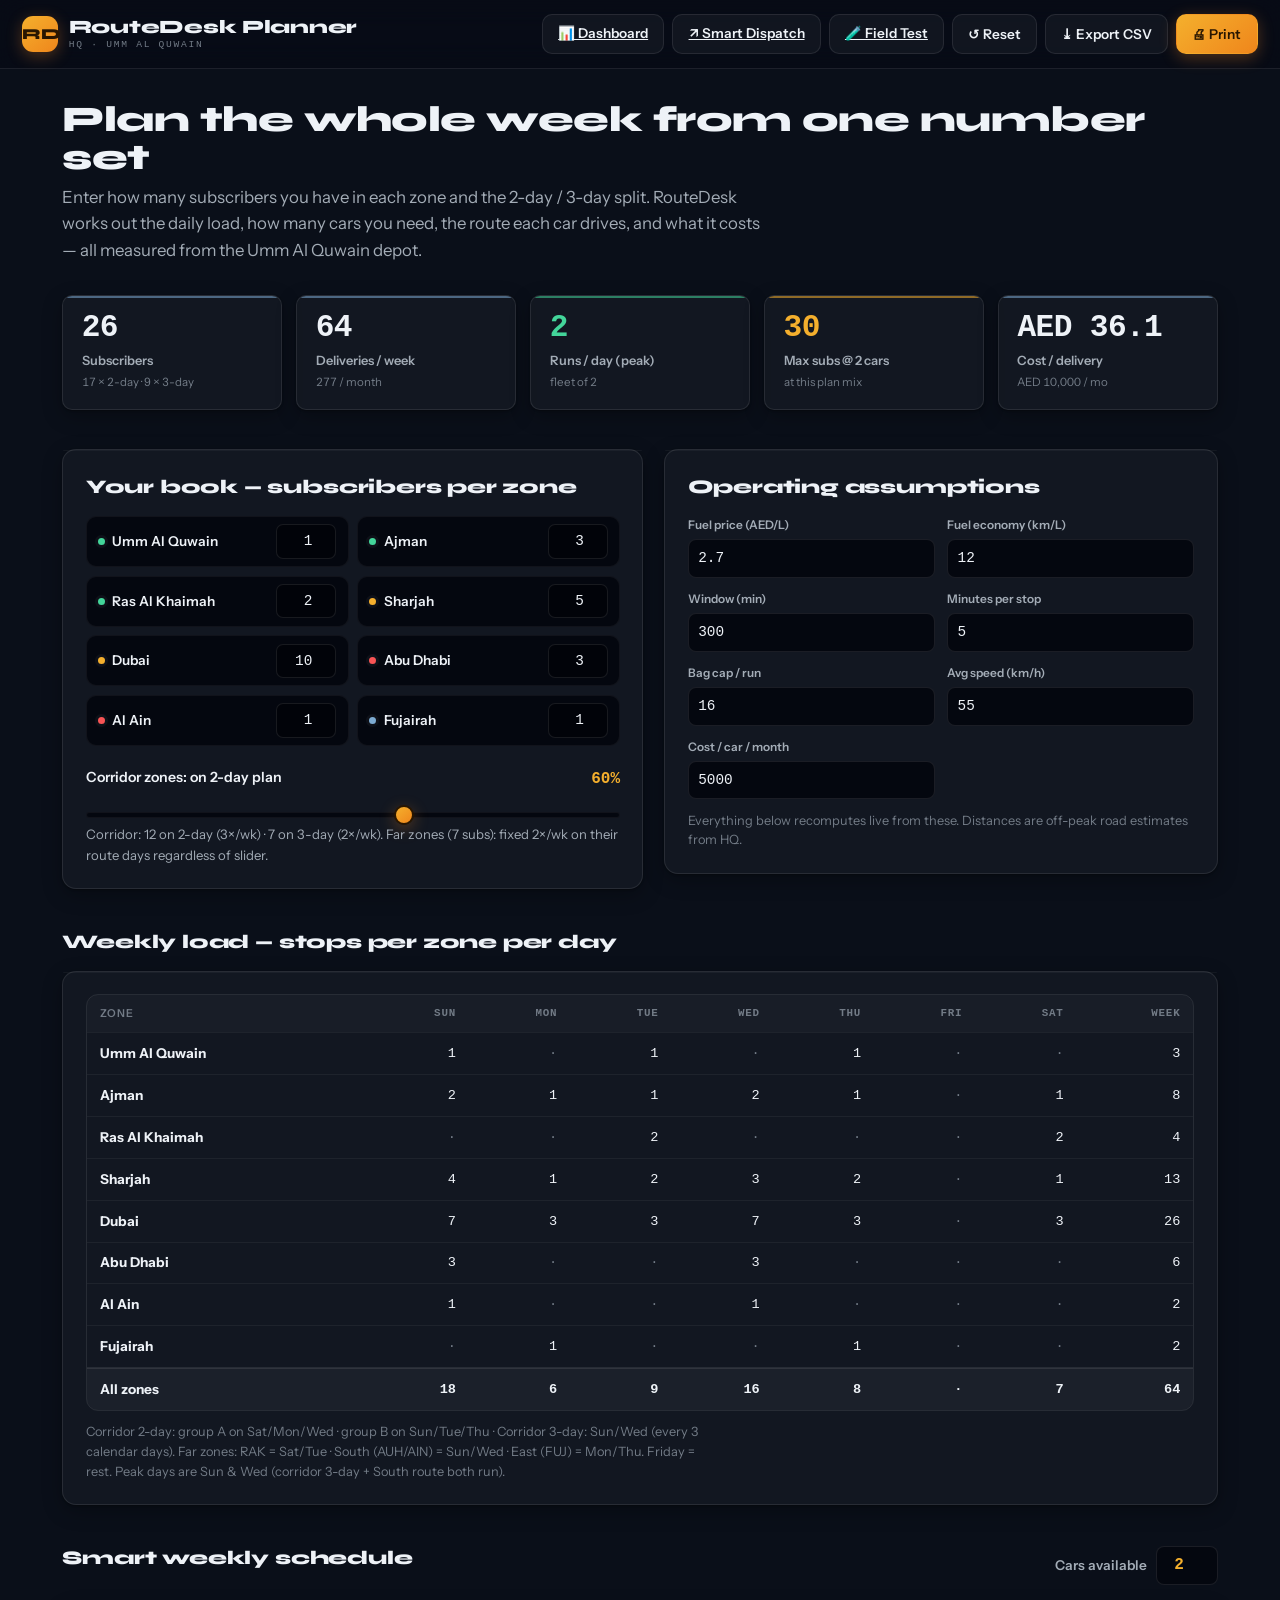
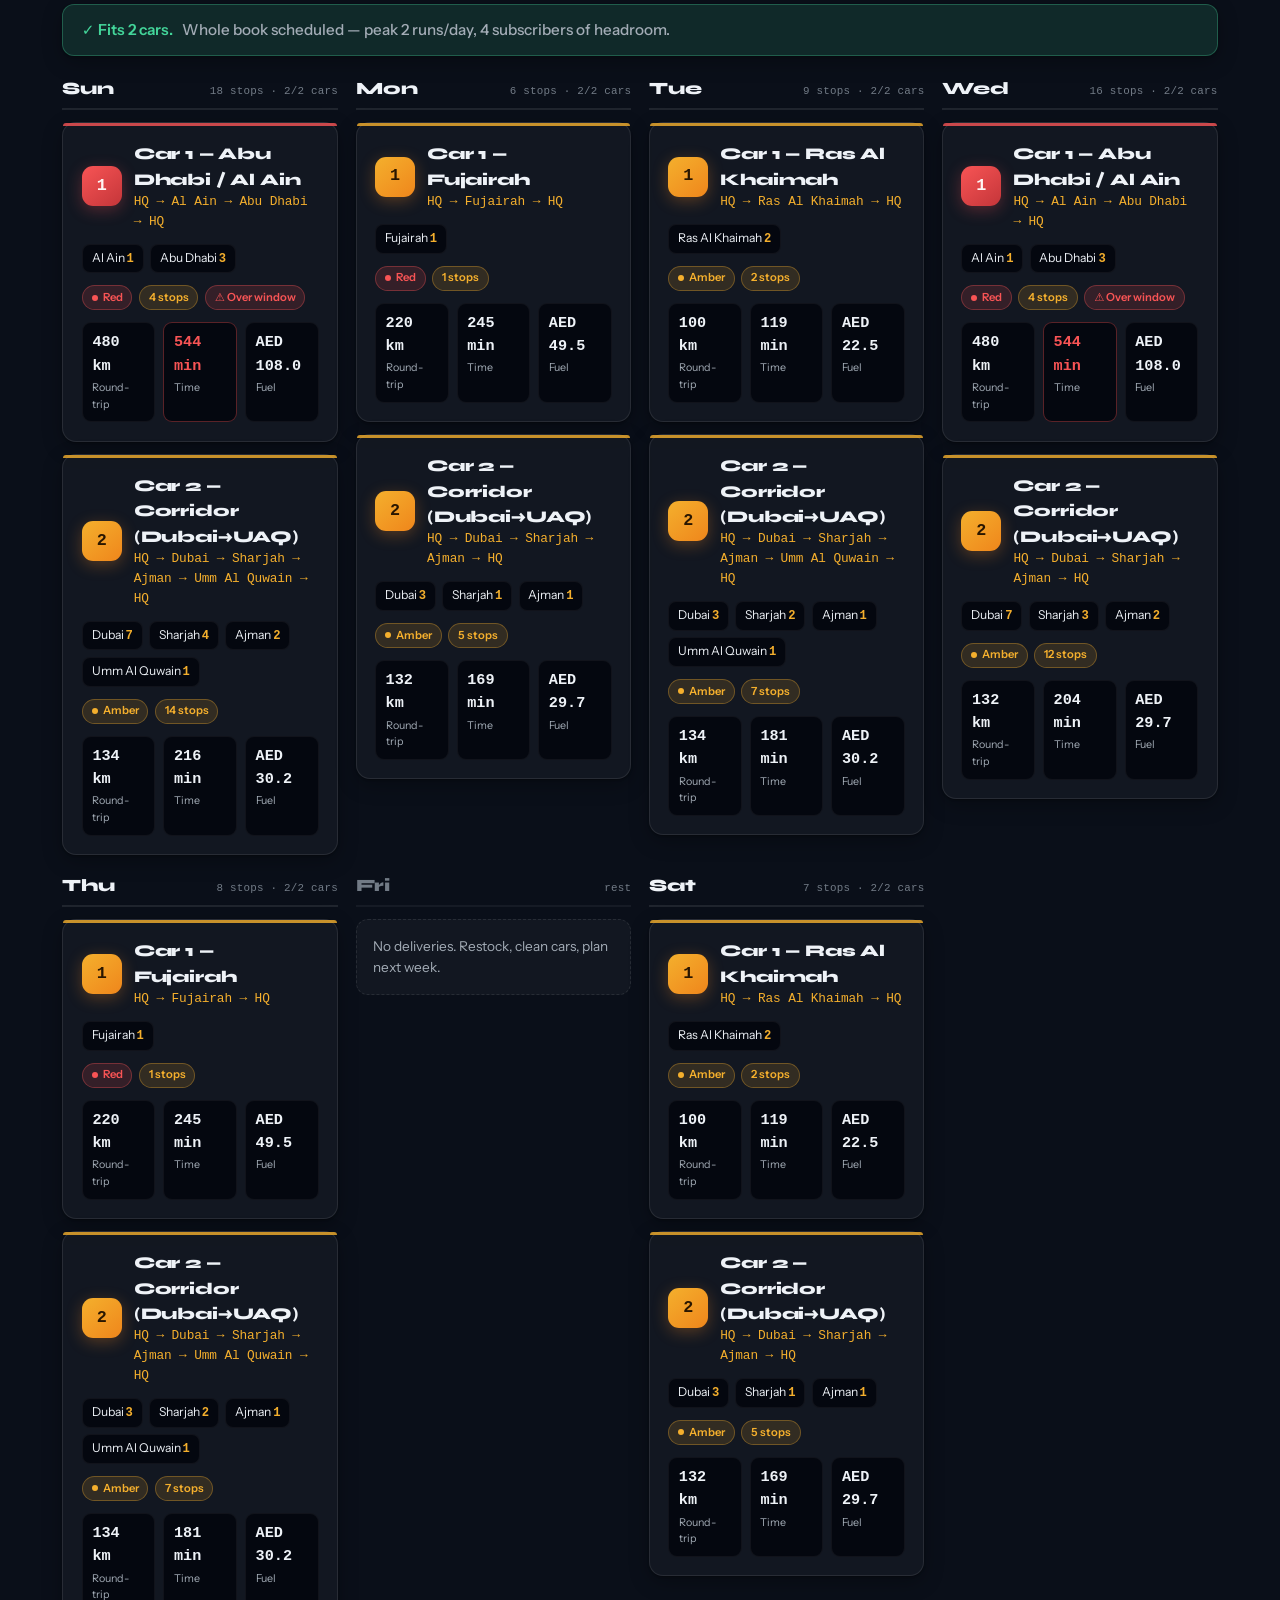
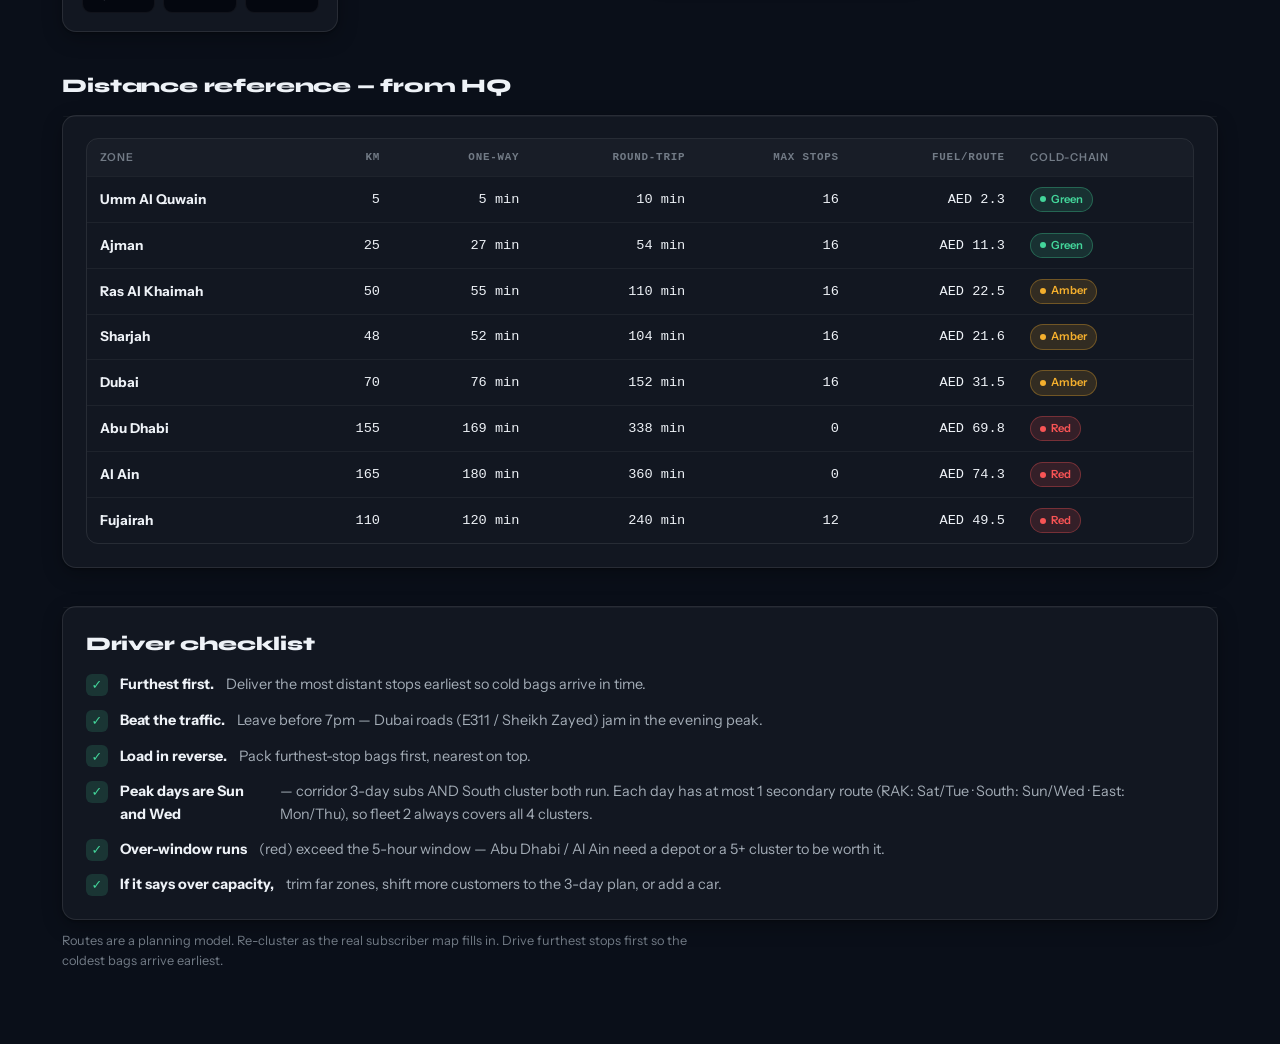
<file: index.html>
<!DOCTYPE html>
<html lang="en">
<head>
  <meta charset="UTF-8" />
  <meta name="viewport" content="width=device-width, initial-scale=1.0" />
  <title>RouteDesk Planner — UAE Delivery Operations</title>
  <meta name="description" content="Interactive delivery planner for a UAE fleet based in Umm Al Quwain — enter your book, get cars needed, balanced routes, distances, time and cost." />
  <link rel="preconnect" href="https://fonts.googleapis.com" />
  <link rel="preconnect" href="https://fonts.gstatic.com" crossorigin />
  <link href="https://fonts.googleapis.com/css2?family=Syne:wght@600;700;800&family=Instrument+Sans:wght@400;500;600&display=swap" rel="stylesheet" />
  <link rel="stylesheet" href="styles/tokens.css" />
  <link rel="stylesheet" href="styles/main.css" />
</head>
<body>
  <header class="topbar">
    <div class="brand">
      <div class="logo">RD</div>
      <div>RouteDesk Planner<small>HQ · Umm Al Quwain</small></div>
    </div>
    <div class="top-actions">
      <a class="btn" href="C-BY-AI-Pilot-Dashboard.html">📊 Dashboard</a>
      <a class="btn" href="smart-dispatch.html">↗ Smart Dispatch</a>
      <a class="btn" href="field-test.html">🧪 Field Test</a>
      <button class="btn" id="resetBtn">↺ Reset</button>
      <button class="btn" id="exportBtn">⤓ Export CSV</button>
      <button class="btn btn-amber" id="printBtn">🖨 Print</button>
    </div>
  </header>

  <main>
    <div class="intro">
      <h1>Plan the whole week from one number set</h1>
      <p class="lead">Enter how many subscribers you have in each zone and the 2-day / 3-day split. RouteDesk works out the daily load, how many cars you need, the route each car drives, and what it costs — all measured from the Umm Al Quwain depot.</p>
    </div>

    <!-- SUMMARY KPIs -->
    <section class="kpis" id="kpis" aria-label="Summary"></section>

    <!-- INPUTS -->
    <section class="grid-2 section-gap">
      <div class="card">
        <h2>Your book — subscribers per zone</h2>
        <div class="zone-inputs" id="zoneInputs"></div>
        <div class="slider-block">
          <label>Corridor zones: on 2-day plan <b id="lblPct">60%</b></label>
          <input type="range" id="slPct" min="0" max="100" step="5" value="60" />
          <p class="small muted" id="splitNote"></p>
        </div>
      </div>

      <div class="card">
        <h2>Operating assumptions</h2>
        <div class="param-grid">
          <div class="param"><label>Fuel price (AED/L)</label><input type="number" id="cfg-pricePerL" step="0.1" min="0" /></div>
          <div class="param"><label>Fuel economy (km/L)</label><input type="number" id="cfg-kmPerL" step="0.5" min="1" /></div>
          <div class="param"><label>Window (min)</label><input type="number" id="cfg-windowMin" step="15" min="60" /></div>
          <div class="param"><label>Minutes per stop</label><input type="number" id="cfg-stopMin" step="1" min="1" /></div>
          <div class="param"><label>Bag cap / run</label><input type="number" id="cfg-bagCap" step="1" min="1" /></div>
          <div class="param"><label>Avg speed (km/h)</label><input type="number" id="cfg-avgKmh" step="5" min="20" /></div>
          <div class="param"><label>Cost / car / month</label><input type="number" id="cfg-costPerCarMonth" step="100" min="0" /></div>
        </div>
        <p class="note">Everything below recomputes live from these. Distances are off-peak road estimates from HQ.</p>
      </div>
    </section>

    <!-- WEEKLY LOAD -->
    <section class="section-gap">
      <h2>Weekly load — stops per zone per day</h2>
      <div class="card">
        <div class="tbl-wrap"><table id="loadTable"></table></div>
        <p class="note">Corridor 2-day: group A on Sat/Mon/Wed · group B on Sun/Tue/Thu · Corridor 3-day: Sun/Wed (every 3 calendar days). Far zones: RAK = Sat/Tue · South (AUH/AIN) = Sun/Wed · East (FUJ) = Mon/Thu. Friday = rest. Peak days are Sun &amp; Wed (corridor 3-day + South route both run).</p>
      </div>
    </section>

    <!-- SMART WEEKLY SCHEDULE -->
    <section class="section-gap">
      <div class="runs-head">
        <h2>Smart weekly schedule</h2>
        <label class="fleet-ctrl">Cars available
          <input type="number" id="fleetInput" min="1" max="20" step="1" value="2" />
        </label>
      </div>
      <div id="feasBanner" class="feas-banner"></div>
      <div class="sched" id="sched"></div>
    </section>

    <!-- DISTANCE REFERENCE -->
    <section class="section-gap">
      <h2>Distance reference — from HQ</h2>
      <div class="card">
        <div class="tbl-wrap"><table id="distTable"></table></div>
      </div>
    </section>

    <!-- CHECKLIST -->
    <section class="card section-gap">
      <h2>Driver checklist</h2>
      <ul class="checklist" id="checklist"></ul>
    </section>

    <p class="note">Routes are a planning model. Re-cluster as the real subscriber map fills in. Drive furthest stops first so the coldest bags arrive earliest.</p>
  </main>

  <script src="scripts/routes-data.js"></script>
  <script src="scripts/config.js"></script>
  <script src="scripts/decision-engine.js"></script>
  <script src="scripts/planner.js"></script>
  <script src="scripts/app.js"></script>
</body>
</html>
</file>
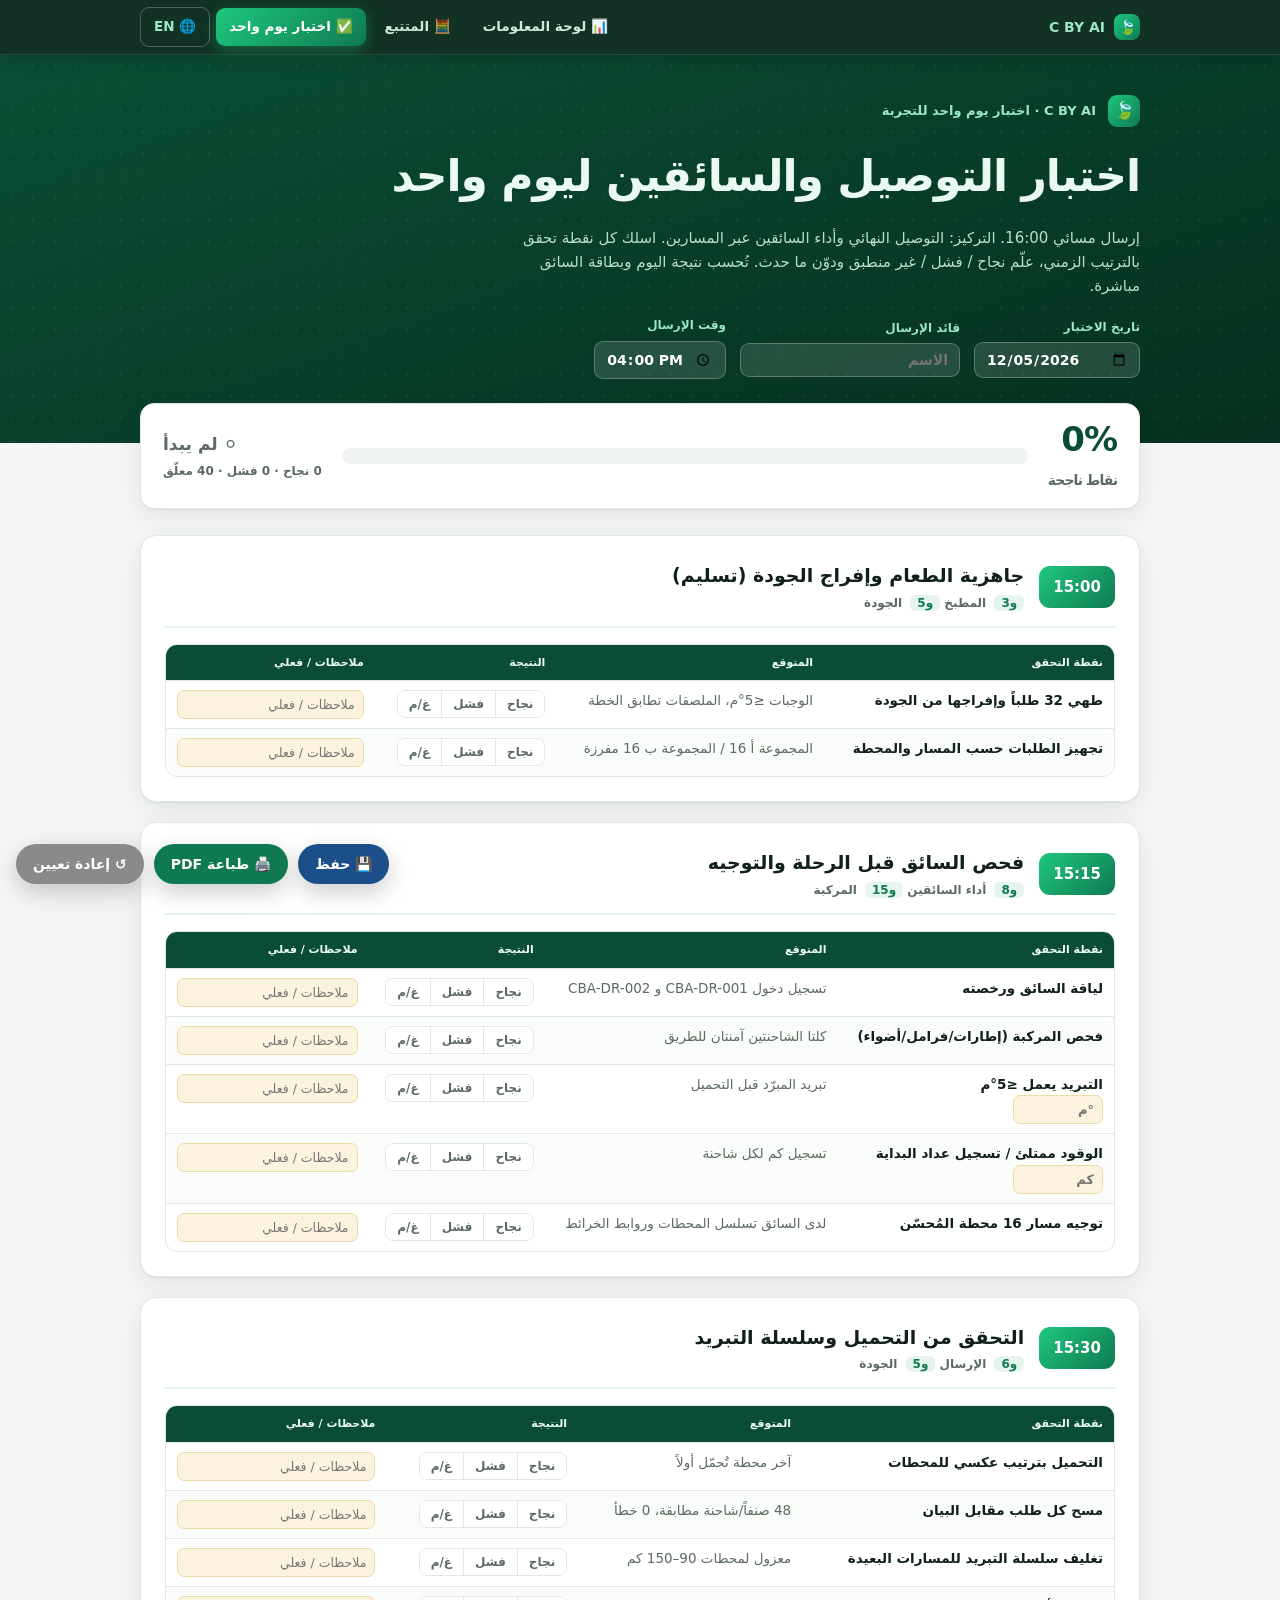
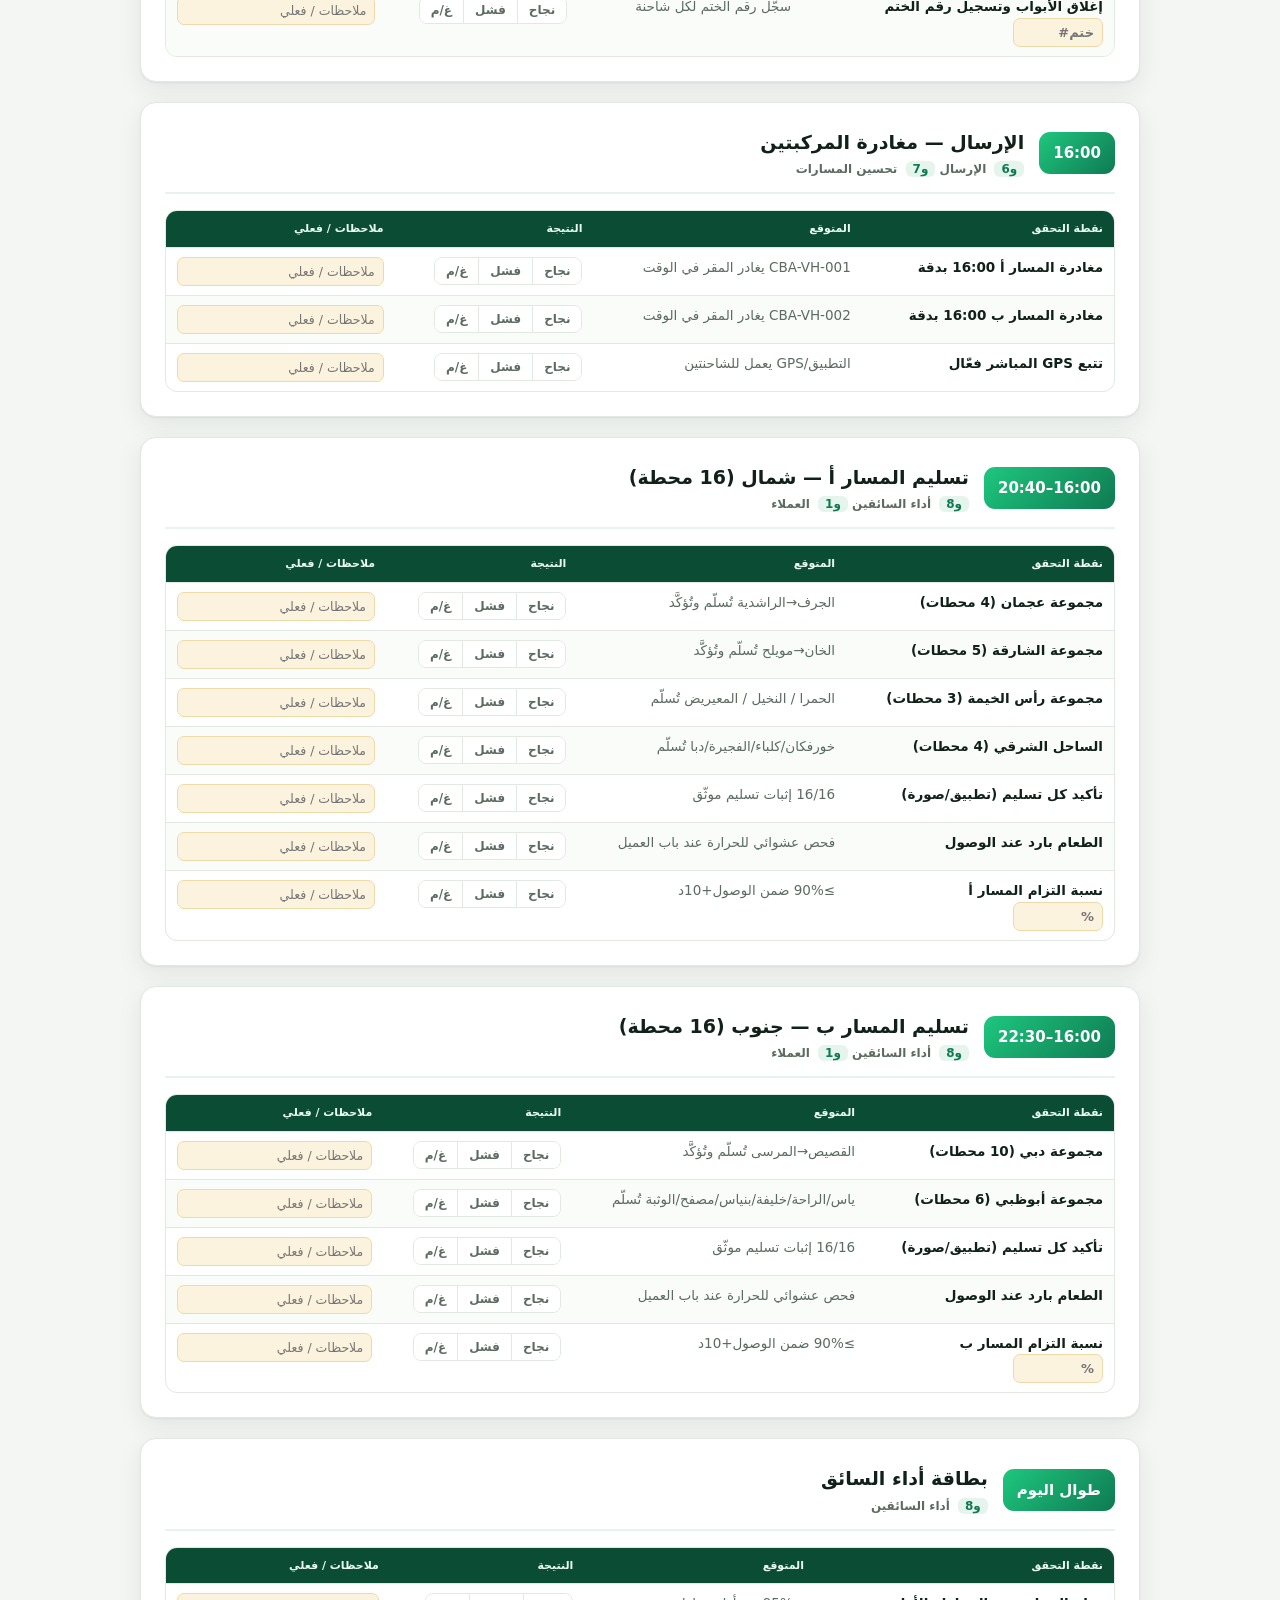
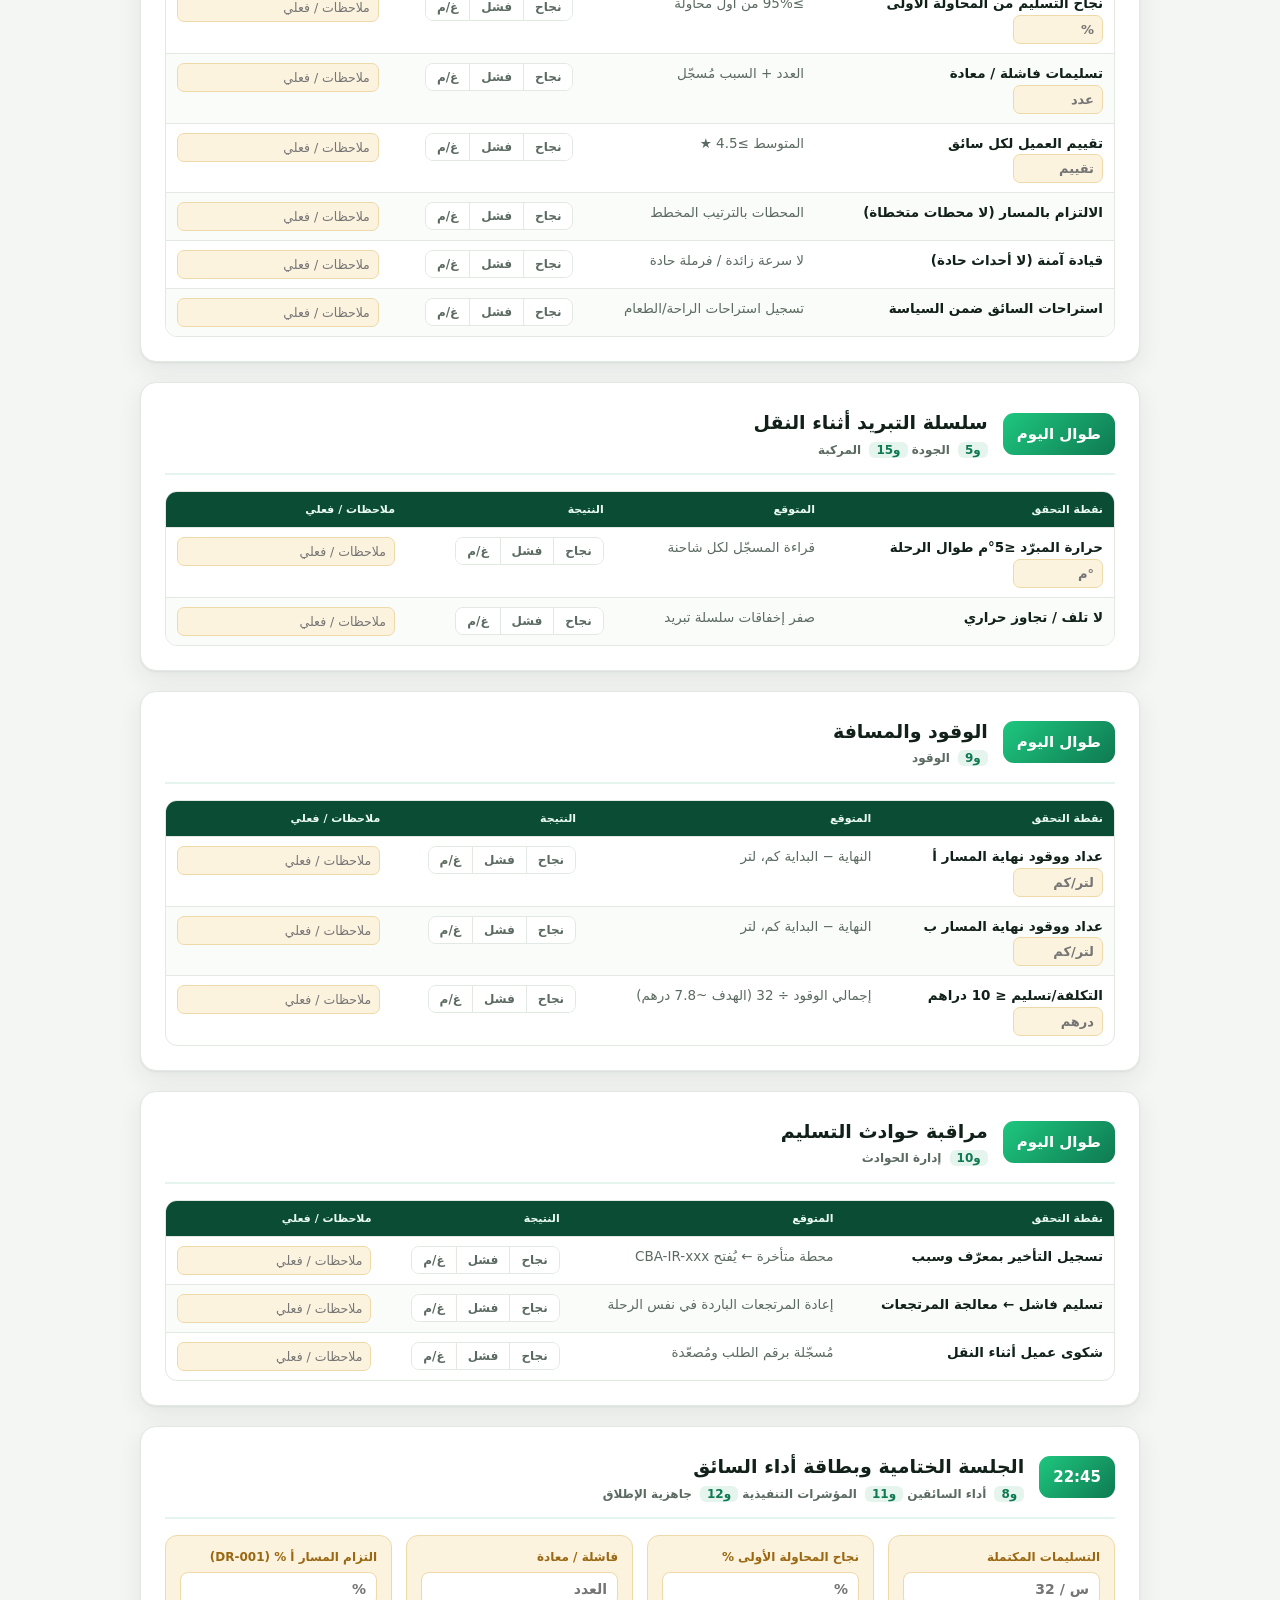
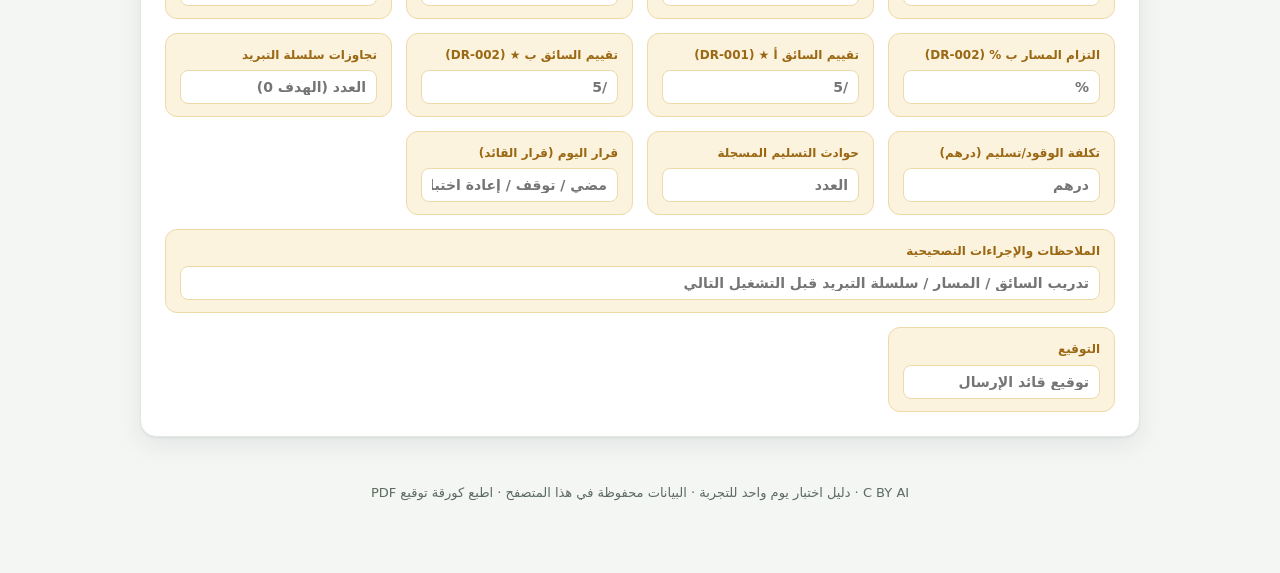
<file: C-BY-AI-One-Day-Test-AR.html>
<!DOCTYPE html>
<html lang="ar" dir="rtl">
<head>
<meta charset="UTF-8">
<meta name="viewport" content="width=device-width, initial-scale=1.0">
<title>C BY AI — دليل اختبار يوم واحد للتجربة</title>
<style>
  :root{
    --bg:#f4f6f4;--surface:#fff;--ink:#11211a;--muted:#5c6b62;--line:#e2e8e2;
    --brand:#0f7a52;--brand-soft:#e6f4ee;--brand-deep:#0a4d34;
    --red:#c0392b;--amber:#d98a14;--green:#1f9d57;--blue:#1c4e8a;
    --shadow:0 1px 2px rgba(16,40,30,.06),0 8px 24px rgba(16,40,30,.08);
    --radius:16px;--maxw:1040px;
  }
  *{box-sizing:border-box}
  html{scroll-padding-top:66px}
  body{margin:0;background:var(--bg);color:var(--ink);font-family:"Segoe UI","Tahoma",system-ui,sans-serif;line-height:1.6}
  .wrap{max-width:var(--maxw);margin:0 auto;padding:0 20px}
  .topnav{position:sticky;top:0;z-index:100;background:rgba(8,42,28,.96);backdrop-filter:blur(10px);border-bottom:1px solid rgba(255,255,255,.1);box-shadow:0 4px 18px rgba(0,0,0,.18)}
  .nav-inner{max-width:1040px;margin:0 auto;padding:0 20px;height:54px;display:flex;align-items:center;justify-content:space-between;gap:16px}
  .nav-brand{display:inline-flex;align-items:center;gap:9px;color:#9be7c4;font-weight:800;font-size:14px;text-decoration:none;white-space:nowrap}
  .nav-brand b{width:26px;height:26px;border-radius:8px;background:linear-gradient(135deg,#1ec77f,#0f7a52);display:grid;place-items:center;font-size:14px}
  .nav-links{display:flex;gap:6px;flex-wrap:wrap;align-items:center}
  .nav-links a{color:#cfe9da;text-decoration:none;font-weight:700;font-size:13.5px;padding:8px 13px;border-radius:9px;transition:.15s;white-space:nowrap}
  .nav-links a:hover{background:rgba(255,255,255,.1);color:#fff}
  .nav-links a.active{background:linear-gradient(135deg,#1ec77f,#0f7a52);color:#fff;box-shadow:0 4px 14px rgba(30,199,127,.35)}
  .nav-links a.lang{border:1px solid rgba(255,255,255,.25);color:#9be7c4}
  @media print{.topnav{display:none}}
  @media(max-width:560px){.nav-brand span{display:none}.nav-inner{height:auto;padding:8px 14px;flex-wrap:wrap}}

  .hero{background:linear-gradient(160deg,var(--brand-deep),#06301f);color:#eafaf2;padding:40px 0 64px;position:relative;overflow:hidden}
  .hero:after{content:"";position:absolute;inset:0;opacity:.06;background-image:radial-gradient(circle,#fff 1px,transparent 1.4px);background-size:22px 22px}
  .brand-mark{display:inline-flex;align-items:center;gap:12px;font-weight:800;font-size:13px;color:#9be7c4}
  .brand-dot{width:32px;height:32px;border-radius:9px;background:linear-gradient(135deg,#1ec77f,#0f7a52);display:grid;place-items:center;font-size:17px}
  h1{font-size:clamp(26px,3.6vw,44px);margin:14px 0 6px;font-weight:800;letter-spacing:-1px}
  .sub{color:#b9ddcb;font-size:15px;max-width:640px}
  .datebar{display:flex;gap:14px;flex-wrap:wrap;margin-top:18px;align-items:center}
  .datebar label{font-size:12px;color:#9be7c4;font-weight:700;display:flex;flex-direction:column;gap:5px}
  .datebar input{font-size:14px;font-weight:700;border:1px solid rgba(255,255,255,.25);background:rgba(255,255,255,.12);color:#fff;border-radius:9px;padding:8px 11px;font-family:inherit}

  .progwrap{background:var(--surface);border:1px solid var(--line);border-radius:14px;box-shadow:var(--shadow);padding:18px 22px;margin:-40px 0 26px;position:relative;z-index:2;display:grid;grid-template-columns:auto 1fr auto;gap:20px;align-items:center}
  .progwrap .big{font-size:34px;font-weight:800;color:var(--brand-deep);letter-spacing:-1px;line-height:1}
  .progwrap .big small{font-size:14px;color:var(--muted);font-weight:700}
  .track{height:16px;background:#eef3ef;border-radius:999px;overflow:hidden}
  .fill{height:100%;background:linear-gradient(90deg,#1ec77f,#0f7a52);border-radius:999px;width:0;transition:.3s}
  .verdict{font-size:17px;font-weight:800;text-align:left;white-space:nowrap}
  .vcount{font-size:12px;color:var(--muted);font-weight:700;margin-top:4px}

  .phase{background:var(--surface);border:1px solid var(--line);border-radius:var(--radius);box-shadow:var(--shadow);padding:24px;margin:0 0 20px}
  .ph-head{display:flex;align-items:center;gap:15px;margin-bottom:16px;padding-bottom:13px;border-bottom:2px solid var(--brand-soft)}
  .timepill{background:linear-gradient(135deg,#1ec77f,#0f7a52);color:#fff;font-weight:800;font-size:15px;padding:9px 14px;border-radius:11px;white-space:nowrap;flex:none}
  .ph-head h2{margin:0;font-size:19px;font-weight:800}
  .ph-head .mods{margin:3px 0 0;font-size:12px;color:var(--muted);font-weight:600}
  .ph-head .mods b{color:var(--brand);background:var(--brand-soft);padding:1px 7px;border-radius:6px;margin-left:4px;font-weight:700}

  table{border-collapse:collapse;width:100%;font-size:13.5px}
  .tbl-scroll{overflow-x:auto;border-radius:12px;border:1px solid var(--line)}
  thead th{background:var(--brand-deep);color:#eafaf2;text-align:right;padding:9px 11px;font-weight:700;font-size:11px;white-space:nowrap}
  tbody td{padding:9px 11px;border-top:1px solid var(--line);vertical-align:top}
  tbody tr:nth-child(even){background:#fafcfa}
  .exp{color:var(--muted)}
  td.res{white-space:nowrap}
  .seg{display:inline-flex;border:1px solid var(--line);border-radius:8px;overflow:hidden}
  .seg button{border:none;background:#fff;font-family:inherit;font-size:12px;font-weight:800;padding:6px 11px;cursor:pointer;color:var(--muted)}
  .seg button+button{border-right:1px solid var(--line)}
  .seg button.on.pass{background:var(--green);color:#fff}
  .seg button.on.fail{background:var(--red);color:#fff}
  .seg button.on.na{background:#9aa39d;color:#fff}
  td input.note{width:100%;min-width:120px;border:1px solid #eed9a8;background:#fcf3df;border-radius:7px;padding:6px 8px;font-family:inherit;font-size:12.5px}
  td input.note:focus{outline:none;border-color:var(--brand);box-shadow:0 0 0 2px var(--brand-soft)}
  .ipt{width:90px;border:1px solid #eed9a8;background:#fcf3df;border-radius:7px;padding:6px 8px;font-family:inherit;font-size:13px;font-weight:700}

  .signoff{display:grid;grid-template-columns:repeat(auto-fit,minmax(220px,1fr));gap:14px;margin-top:6px}
  .field{display:flex;flex-direction:column;gap:5px;background:#fcf3df;border:1px solid #eed9a8;border-radius:12px;padding:12px 14px}
  .field label{font-size:12px;font-weight:800;color:#9a6712}
  .field input{font-size:14px;font-weight:700;border:1px solid #eed9a8;border-radius:8px;padding:8px 10px;font-family:inherit;background:#fff}

  .toolbar{position:fixed;left:16px;bottom:16px;z-index:50;display:flex;gap:10px}
  .toolbar button{border:none;color:#fff;font-weight:700;font-size:14px;padding:12px 17px;border-radius:999px;cursor:pointer;box-shadow:0 8px 24px rgba(0,0,0,.2);font-family:inherit}
  .b-print{background:var(--brand)}.b-save{background:var(--blue)}.b-reset{background:#8a8a8a}
  .saved{position:fixed;right:50%;top:20px;transform:translateX(50%);background:var(--brand-deep);color:#fff;padding:10px 18px;border-radius:999px;font-weight:700;font-size:13px;opacity:0;transition:.3s;z-index:60;pointer-events:none}
  .saved.show{opacity:1}
  footer{text-align:center;color:var(--muted);font-size:13px;padding:26px 0 70px}
  @media print{.toolbar{display:none}body{background:#fff}.phase{break-inside:avoid;box-shadow:none}.seg button{-webkit-print-color-adjust:exact;print-color-adjust:exact}}
</style>
</head>
<body>

<nav class="topnav"><div class="nav-inner">
  <a class="nav-brand" href="C-BY-AI-Pilot-Dashboard-AR.html"><b>🍃</b><span>C BY AI</span></a>
  <div class="nav-links">
    <a href="C-BY-AI-Pilot-Dashboard-AR.html">📊 لوحة المعلومات</a>
    <a href="C-BY-AI-Pilot-Tracker-AR.html">🧮 المتتبع</a>
    <a href="C-BY-AI-One-Day-Test-AR.html" class="active">✅ اختبار يوم واحد</a>
    <a href="C-BY-AI-One-Day-Test.html" class="lang">🌐 EN</a>
  </div>
</div></nav>

<header class="hero">
  <div class="wrap">
    <div class="brand-mark"><span class="brand-dot">🍃</span> C BY AI · اختبار يوم واحد للتجربة</div>
    <h1>اختبار التوصيل والسائقين ليوم واحد</h1>
    <p class="sub">إرسال مسائي 16:00. التركيز: التوصيل النهائي وأداء السائقين عبر المسارين. اسلك كل نقطة تحقق بالترتيب الزمني، علّم نجاح / فشل / غير منطبق ودوّن ما حدث. تُحسب نتيجة اليوم وبطاقة السائق مباشرة.</p>
    <div class="datebar">
      <label>تاريخ الاختبار <input type="date" id="tdate"></label>
      <label>قائد الإرسال <input type="text" id="lead" placeholder="الاسم"></label>
      <label>وقت الإرسال <input type="time" id="disp" value="16:00"></label>
    </div>
  </div>
</header>

<div class="wrap">

  <div class="progwrap">
    <div class="big" id="pctBig">0%<br><small>نقاط ناجحة</small></div>
    <div class="track"><div class="fill" id="fill"></div></div>
    <div>
      <div class="verdict" id="verdict">⚪ لم يبدأ</div>
      <div class="vcount" id="vcount">0 نجاح · 0 فشل · 0 معلّق</div>
    </div>
  </div>

  <div id="phases"></div>

  <!-- التوقيع -->
  <div class="phase">
    <div class="ph-head"><span class="timepill">22:45</span><div><h2>الجلسة الختامية وبطاقة أداء السائق</h2><p class="mods"><b>و8</b> أداء السائقين <b>و11</b> المؤشرات التنفيذية <b>و12</b> جاهزية الإطلاق</p></div></div>
    <div class="signoff">
      <div class="field"><label>التسليمات المكتملة</label><input type="text" id="so_deliv" placeholder="س / 32"></div>
      <div class="field"><label>نجاح المحاولة الأولى %</label><input type="text" id="so_fas" placeholder="%"></div>
      <div class="field"><label>فاشلة / معادة</label><input type="text" id="so_fail" placeholder="العدد"></div>
      <div class="field"><label>التزام المسار أ % (DR-001)</label><input type="text" id="so_otA" placeholder="%"></div>
      <div class="field"><label>التزام المسار ب % (DR-002)</label><input type="text" id="so_otB" placeholder="%"></div>
      <div class="field"><label>تقييم السائق أ ★ (DR-001)</label><input type="text" id="so_rA" placeholder="/5"></div>
      <div class="field"><label>تقييم السائق ب ★ (DR-002)</label><input type="text" id="so_rB" placeholder="/5"></div>
      <div class="field"><label>تجاوزات سلسلة التبريد</label><input type="text" id="so_cold" placeholder="العدد (الهدف 0)"></div>
      <div class="field"><label>تكلفة الوقود/تسليم (درهم)</label><input type="text" id="so_cost" placeholder="درهم"></div>
      <div class="field"><label>حوادث التسليم المسجلة</label><input type="text" id="so_inc" placeholder="العدد"></div>
      <div class="field"><label>قرار اليوم (قرار القائد)</label><input type="text" id="so_verdict" placeholder="مضي / توقف / إعادة اختبار"></div>
      <div class="field" style="grid-column:1/-1"><label>الملاحظات والإجراءات التصحيحية</label><input type="text" id="so_notes" placeholder="تدريب السائق / المسار / سلسلة التبريد قبل التشغيل التالي"></div>
      <div class="field"><label>التوقيع</label><input type="text" id="so_sign" placeholder="توقيع قائد الإرسال"></div>
    </div>
  </div>

</div>

<footer>C BY AI · دليل اختبار يوم واحد للتجربة · البيانات محفوظة في هذا المتصفح · اطبع كورقة توقيع PDF</footer>

<div class="toolbar">
  <button class="b-save" onclick="save()">💾 حفظ</button>
  <button class="b-print" onclick="window.print()">🖨️ طباعة PDF</button>
  <button class="b-reset" onclick="resetAll()">↺ إعادة تعيين</button>
</div>
<div class="saved" id="savedMsg">✓ تم الحفظ</div>

<script>
const PHASES=[
 {time:'15:00',title:'جاهزية الطعام وإفراج الجودة (تسليم)',mods:[['و3','المطبخ'],['و5','الجودة']],checks:[
   ['طهي 32 طلباً وإفراجها من الجودة','الوجبات ≤5°م، الملصقات تطابق الخطة'],
   ['تجهيز الطلبات حسب المسار والمحطة','المجموعة أ 16 / المجموعة ب 16 مفرزة'],
 ]},
 {time:'15:15',title:'فحص السائق قبل الرحلة والتوجيه',mods:[['و8','أداء السائقين'],['و15','المركبة']],checks:[
   ['لياقة السائق ورخصته','تسجيل دخول CBA-DR-001 و CBA-DR-002'],
   ['فحص المركبة (إطارات/فرامل/أضواء)','كلتا الشاحنتين آمنتان للطريق'],
   ['التبريد يعمل ≤5°م','تبريد المبرّد قبل التحميل','°م'],
   ['الوقود ممتلئ / تسجيل عداد البداية','تسجيل كم لكل شاحنة','كم'],
   ['توجيه مسار 16 محطة المُحسّن','لدى السائق تسلسل المحطات وروابط الخرائط'],
 ]},
 {time:'15:30',title:'التحقق من التحميل وسلسلة التبريد',mods:[['و6','الإرسال'],['و5','الجودة']],checks:[
   ['التحميل بترتيب عكسي للمحطات','آخر محطة تُحمّل أولاً'],
   ['مسح كل طلب مقابل البيان','48 صنفاً/شاحنة مطابقة، 0 خطأ'],
   ['تغليف سلسلة التبريد للمسارات البعيدة','معزول لمحطات 90–150 كم'],
   ['إغلاق الأبواب وتسجيل رقم الختم','سجّل رقم الختم لكل شاحنة','ختم#'],
 ]},
 {time:'16:00',title:'الإرسال — مغادرة المركبتين',mods:[['و6','الإرسال'],['و7','تحسين المسارات']],checks:[
   ['مغادرة المسار أ 16:00 بدقة','CBA-VH-001 يغادر المقر في الوقت'],
   ['مغادرة المسار ب 16:00 بدقة','CBA-VH-002 يغادر المقر في الوقت'],
   ['تتبع GPS المباشر فعّال','التطبيق/GPS يعمل للشاحنتين'],
 ]},
 {time:'16:00–20:40',title:'تسليم المسار أ — شمال (16 محطة)',mods:[['و8','أداء السائقين'],['و1','العملاء']],checks:[
   ['مجموعة عجمان (4 محطات)','الجرف→الراشدية تُسلّم وتُؤكَّد'],
   ['مجموعة الشارقة (5 محطات)','الخان→مويلح تُسلّم وتُؤكَّد'],
   ['مجموعة رأس الخيمة (3 محطات)','الحمرا / النخيل / المعيريض تُسلّم'],
   ['الساحل الشرقي (4 محطات)','خورفكان/كلباء/الفجيرة/دبا تُسلّم'],
   ['تأكيد كل تسليم (تطبيق/صورة)','16/16 إثبات تسليم موثّق'],
   ['الطعام بارد عند الوصول','فحص عشوائي للحرارة عند باب العميل'],
   ['نسبة التزام المسار أ','≥90% ضمن الوصول+10د','%'],
 ]},
 {time:'16:00–22:30',title:'تسليم المسار ب — جنوب (16 محطة)',mods:[['و8','أداء السائقين'],['و1','العملاء']],checks:[
   ['مجموعة دبي (10 محطات)','القصيص→المرسى تُسلّم وتُؤكَّد'],
   ['مجموعة أبوظبي (6 محطات)','ياس/الراحة/خليفة/بنياس/مصفح/الوثبة تُسلّم'],
   ['تأكيد كل تسليم (تطبيق/صورة)','16/16 إثبات تسليم موثّق'],
   ['الطعام بارد عند الوصول','فحص عشوائي للحرارة عند باب العميل'],
   ['نسبة التزام المسار ب','≥90% ضمن الوصول+10د','%'],
 ]},
 {time:'طوال اليوم',title:'بطاقة أداء السائق',mods:[['و8','أداء السائقين']],checks:[
   ['نجاح التسليم من المحاولة الأولى','≥95% من أول محاولة','%'],
   ['تسليمات فاشلة / معادة','العدد + السبب مُسجّل','عدد'],
   ['تقييم العميل لكل سائق','المتوسط ≥4.5 ★','تقييم'],
   ['الالتزام بالمسار (لا محطات متخطاة)','المحطات بالترتيب المخطط'],
   ['قيادة آمنة (لا أحداث حادة)','لا سرعة زائدة / فرملة حادة'],
   ['استراحات السائق ضمن السياسة','تسجيل استراحات الراحة/الطعام'],
 ]},
 {time:'طوال اليوم',title:'سلسلة التبريد أثناء النقل',mods:[['و5','الجودة'],['و15','المركبة']],checks:[
   ['حرارة المبرّد ≤5°م طوال الرحلة','قراءة المسجّل لكل شاحنة','°م'],
   ['لا تلف / تجاوز حراري','صفر إخفاقات سلسلة تبريد'],
 ]},
 {time:'طوال اليوم',title:'الوقود والمسافة',mods:[['و9','الوقود']],checks:[
   ['عداد ووقود نهاية المسار أ','النهاية − البداية كم، لتر','لتر/كم'],
   ['عداد ووقود نهاية المسار ب','النهاية − البداية كم، لتر','لتر/كم'],
   ['التكلفة/تسليم ≤ 10 دراهم','إجمالي الوقود ÷ 32 (الهدف ~7.8 درهم)','درهم'],
 ]},
 {time:'طوال اليوم',title:'مراقبة حوادث التسليم',mods:[['و10','إدارة الحوادث']],checks:[
   ['تسجيل التأخير بمعرّف وسبب','محطة متأخرة ← يُفتح CBA-IR-xxx'],
   ['تسليم فاشل ← معالجة المرتجعات','إعادة المرتجعات الباردة في نفس الرحلة'],
   ['شكوى عميل أثناء النقل','مُسجّلة برقم الطلب ومُصعّدة'],
 ]},
];
const $=id=>document.getElementById(id);

function buildPhases(){
  const host=$('phases');
  host.innerHTML=PHASES.map((p,pi)=>{
    const rows=p.checks.map((c,ci)=>{
      const key=pi+'_'+ci;
      const inputCol=c[2]!==undefined?`<input class="ipt" data-meas="${key}" placeholder="${c[2]}" oninput="save()">`:'';
      return `<tr>
        <td><b>${c[0]}</b>${inputCol?'<br>'+inputCol:''}</td>
        <td class="exp">${c[1]}</td>
        <td class="res"><span class="seg" data-key="${key}">
          <button class="pass" onclick="mark('${key}','pass')">نجاح</button>
          <button class="fail" onclick="mark('${key}','fail')">فشل</button>
          <button class="na" onclick="mark('${key}','na')">غ/م</button>
        </span></td>
        <td><input class="note" data-note="${key}" placeholder="ملاحظات / فعلي" oninput="save()"></td>
      </tr>`;
    }).join('');
    const mods=p.mods.map(m=>`<b>${m[0]}</b> ${m[1]}`).join(' ');
    return `<div class="phase">
      <div class="ph-head"><span class="timepill">${p.time}</span><div><h2>${p.title}</h2><p class="mods">${mods}</p></div></div>
      <div class="tbl-scroll"><table>
        <thead><tr><th>نقطة التحقق</th><th>المتوقع</th><th>النتيجة</th><th>ملاحظات / فعلي</th></tr></thead>
        <tbody>${rows}</tbody></table></div>
    </div>`;
  }).join('');
}
buildPhases();

const state={};
function mark(key,val){
  state[key]=state[key]===val?null:val;
  const seg=document.querySelector(`.seg[data-key="${key}"]`);
  seg.querySelectorAll('button').forEach(b=>b.classList.remove('on'));
  if(state[key]){seg.querySelector('.'+state[key]).classList.add('on');}
  update();save();
}
function update(){
  let total=0,pass=0,fail=0,pending=0;
  PHASES.forEach((p,pi)=>p.checks.forEach((c,ci)=>{
    total++;const v=state[pi+'_'+ci];
    if(v==='pass')pass++;else if(v==='fail')fail++;else if(v==='na'){}else pending++;
  }));
  const scored=pass+fail,pct=scored?Math.round(pass/scored*100):0;
  $('fill').style.width=pct+'%';
  $('pctBig').innerHTML=pct+'%<br><small>نقاط ناجحة</small>';
  $('vcount').textContent=`${pass} نجاح · ${fail} فشل · ${pending} معلّق`;
  let v,col;
  if(pending===total){v='⚪ لم يبدأ';col='#5c6b62';}
  else if(pending>0){v='🟡 قيد التنفيذ';col='#c9a227';}
  else if(fail===0){v='🟢 ناجح — يوم نظيف';col='#1f9d57';}
  else if(fail<=2){v='🟠 ناجح مع ملاحظات';col='#d98a14';}
  else{v='🔴 فاشل — إعادة اختبار';col='#c0392b';}
  $('verdict').textContent=v;$('verdict').style.color=col;
}
function save(){
  const data={state:state};
  document.querySelectorAll('input').forEach(el=>{
    if(el.id)data['f_'+el.id]=el.value;
    if(el.dataset.note!==undefined)data['n_'+el.dataset.note]=el.value;
    if(el.dataset.meas!==undefined)data['m_'+el.dataset.meas]=el.value;
  });
  localStorage.setItem('cbyai_oneday',JSON.stringify(data));
  const m=$('savedMsg');m.classList.add('show');setTimeout(()=>m.classList.remove('show'),1200);
}
function load(){
  const raw=localStorage.getItem('cbyai_oneday');if(!raw)return;
  const data=JSON.parse(raw);Object.assign(state,data.state||{});
  document.querySelectorAll('input').forEach(el=>{
    if(el.id&&data['f_'+el.id]!==undefined)el.value=data['f_'+el.id];
    if(el.dataset.note!==undefined&&data['n_'+el.dataset.note]!==undefined)el.value=data['n_'+el.dataset.note];
    if(el.dataset.meas!==undefined&&data['m_'+el.dataset.meas]!==undefined)el.value=data['m_'+el.dataset.meas];
  });
  Object.keys(state).forEach(key=>{
    if(!state[key])return;
    const seg=document.querySelector(`.seg[data-key="${key}"]`);
    if(seg){const b=seg.querySelector('.'+state[key]);if(b)b.classList.add('on');}
  });
}
function resetAll(){if(confirm('مسح كل نتائج الاختبار؟')){localStorage.removeItem('cbyai_oneday');location.reload();}}
load();update();
if(!$('tdate').value){$('tdate').value=new Date().toISOString().slice(0,10);}
</script>
</body>
</html>
</file>
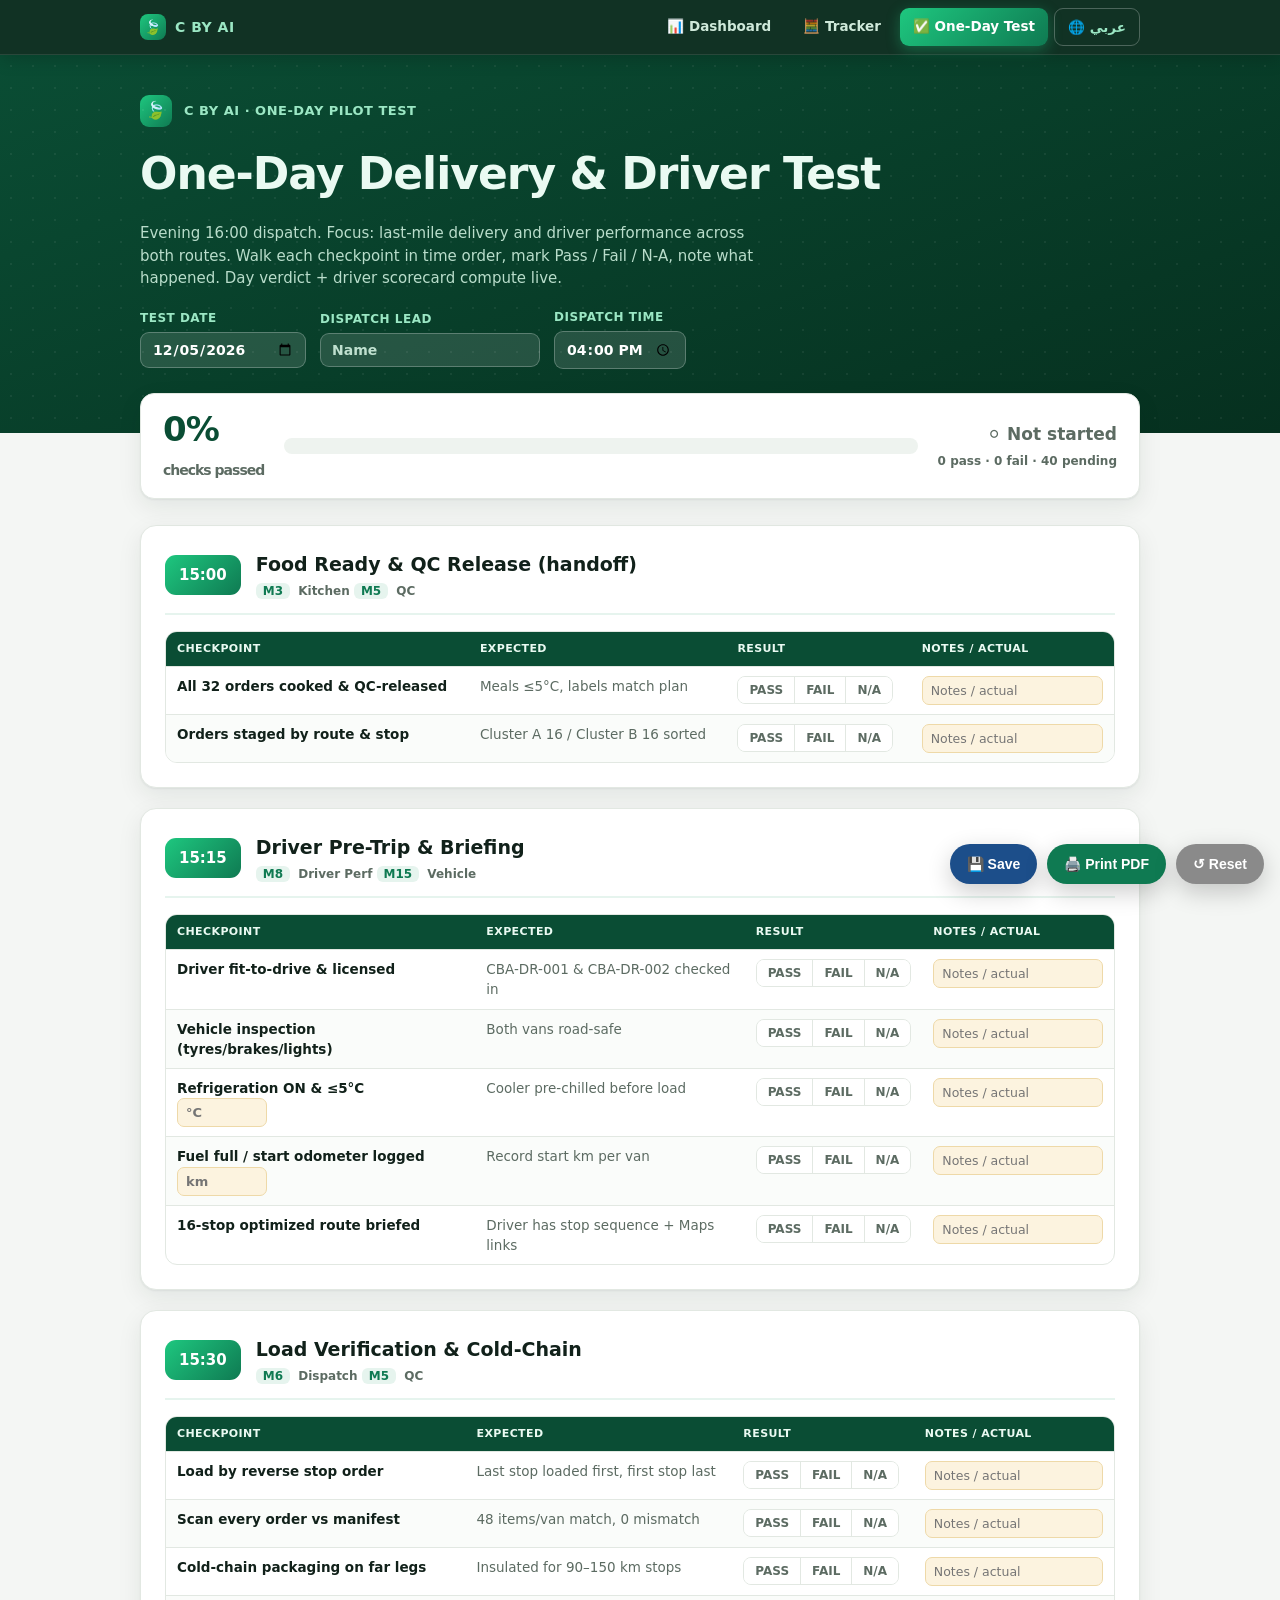
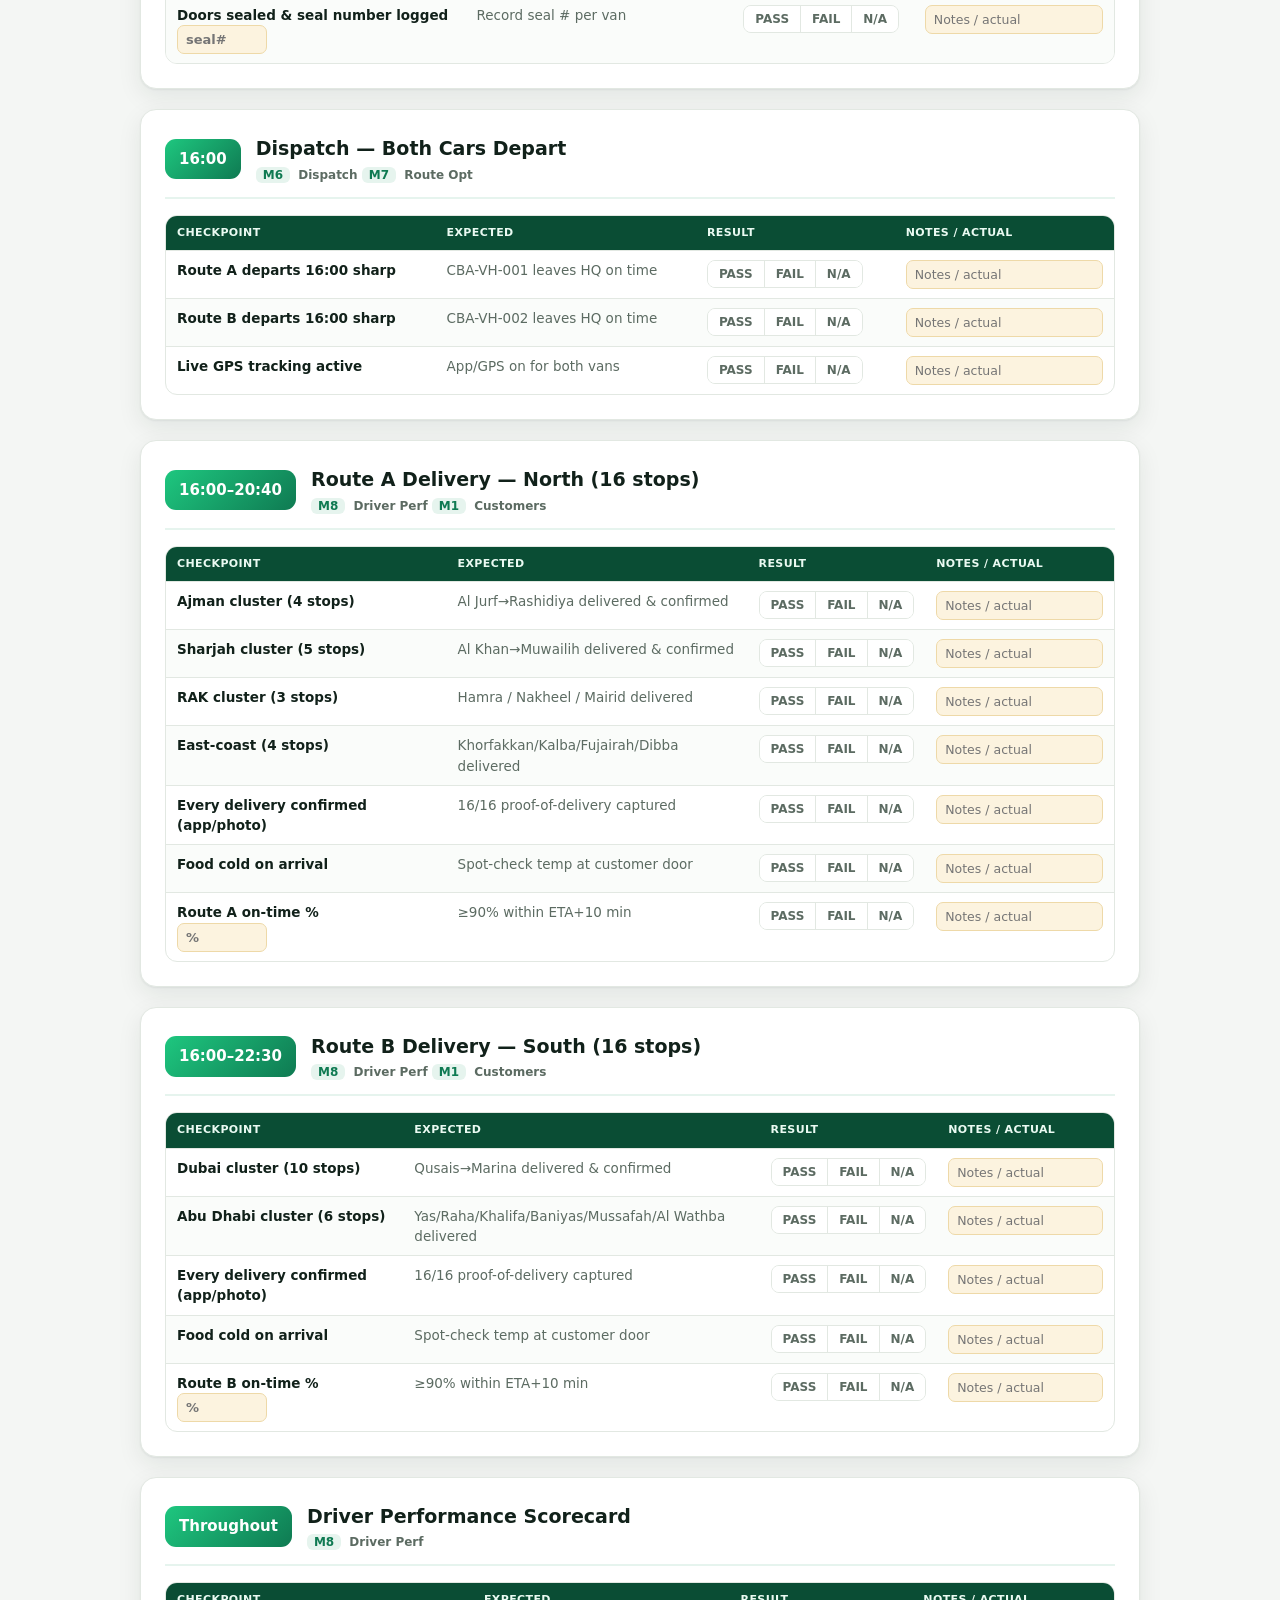
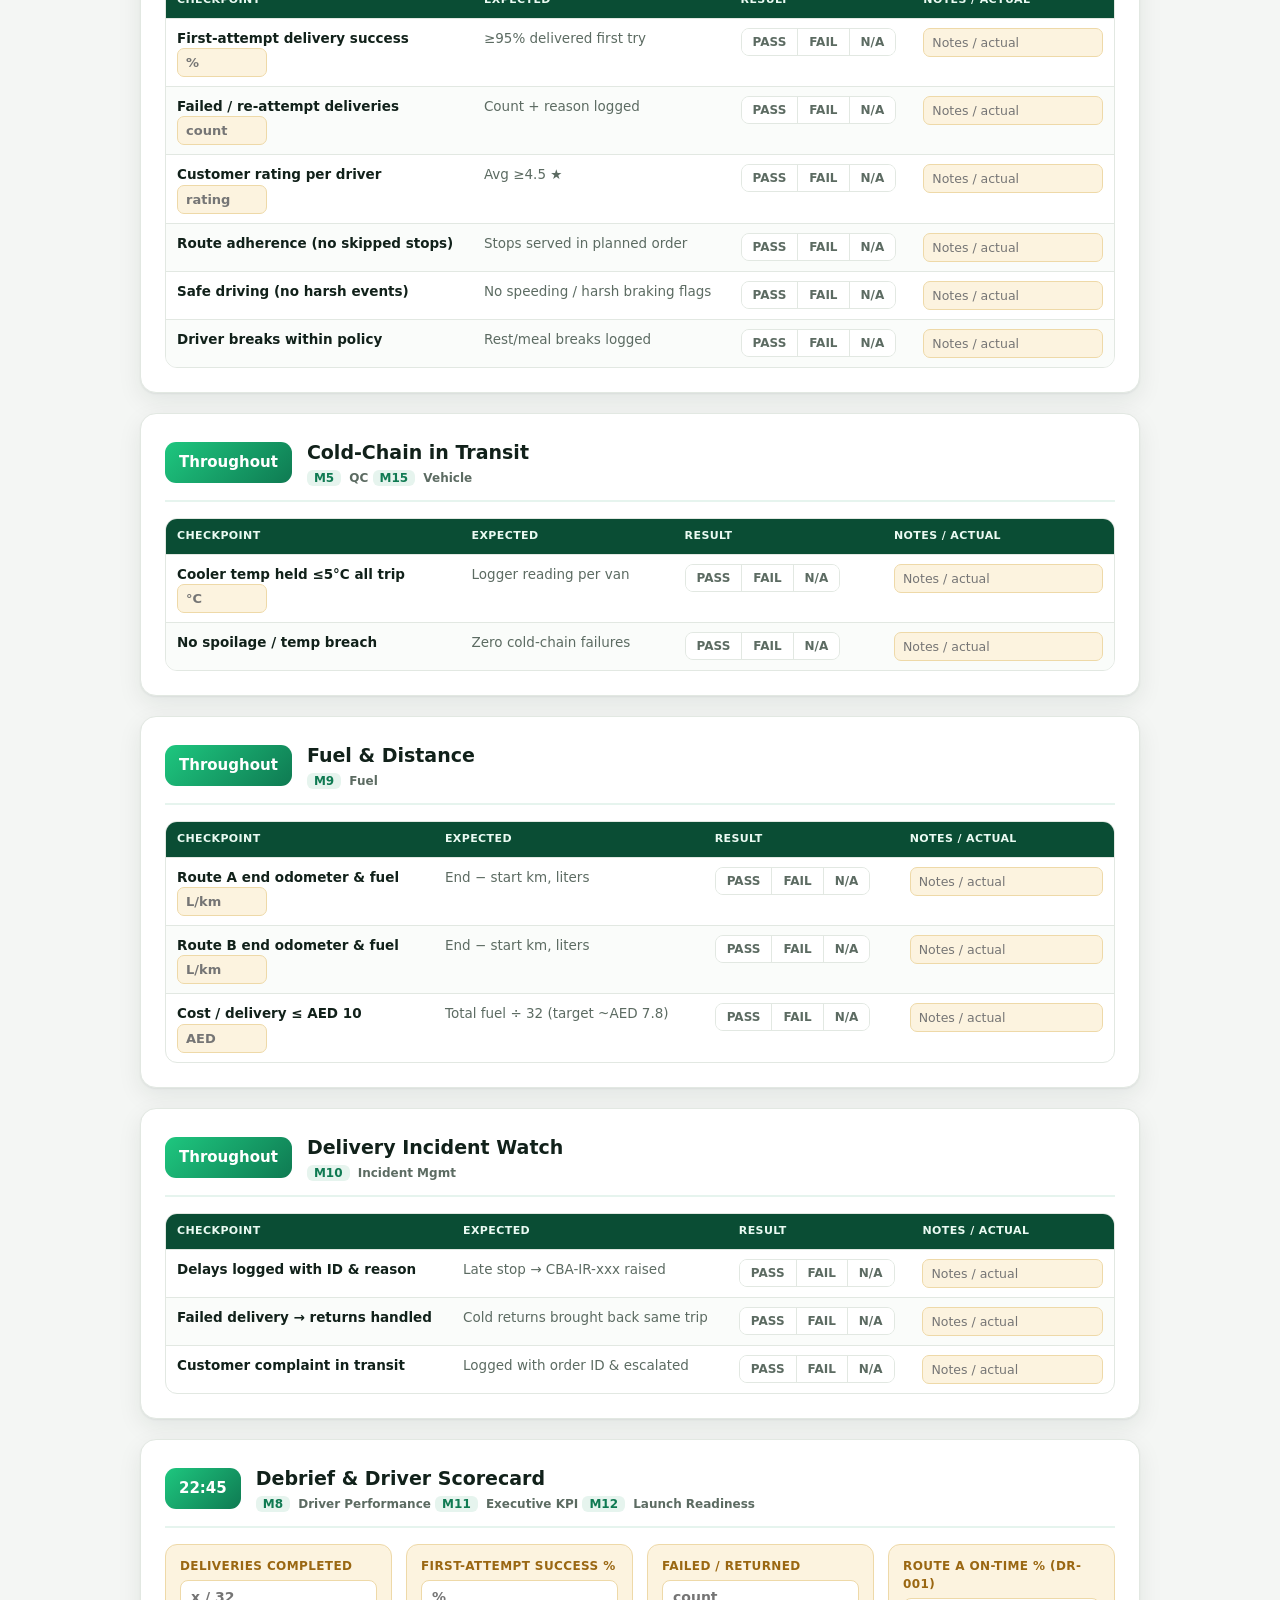
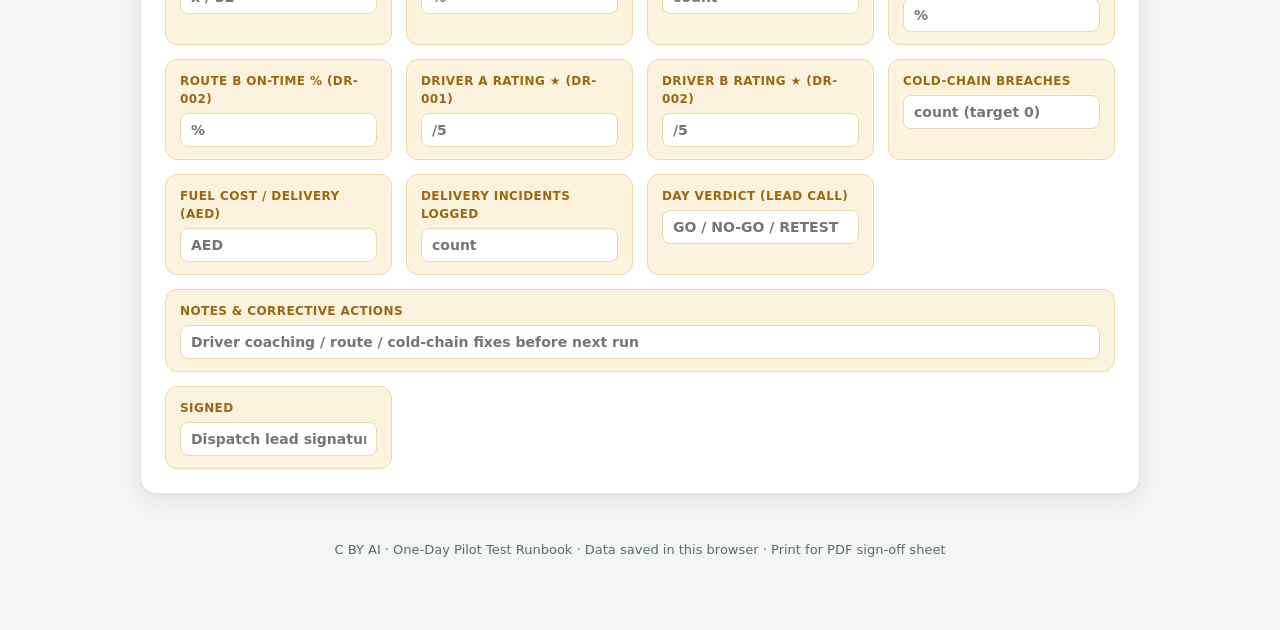
<file: C-BY-AI-One-Day-Test.html>
<!DOCTYPE html>
<html lang="en">
<head>
<meta charset="UTF-8">
<meta name="viewport" content="width=device-width, initial-scale=1.0">
<title>C BY AI — One-Day Pilot Test Runbook</title>
<style>
  :root{
    --bg:#f4f6f4;--surface:#fff;--ink:#11211a;--muted:#5c6b62;--line:#e2e8e2;
    --brand:#0f7a52;--brand-soft:#e6f4ee;--brand-deep:#0a4d34;
    --red:#c0392b;--amber:#d98a14;--green:#1f9d57;--blue:#1c4e8a;
    --shadow:0 1px 2px rgba(16,40,30,.06),0 8px 24px rgba(16,40,30,.08);
    --radius:16px;--maxw:1040px;
  }
  *{box-sizing:border-box}
  body{margin:0;background:var(--bg);color:var(--ink);font-family:"Segoe UI",system-ui,sans-serif;line-height:1.5}
  .wrap{max-width:var(--maxw);margin:0 auto;padding:0 20px}
  .hero{background:linear-gradient(160deg,var(--brand-deep),#06301f);color:#eafaf2;padding:40px 0 64px;position:relative;overflow:hidden}
  .hero:after{content:"";position:absolute;inset:0;opacity:.06;background-image:radial-gradient(circle,#fff 1px,transparent 1.4px);background-size:22px 22px}
  .brand-mark{display:inline-flex;align-items:center;gap:12px;font-weight:800;letter-spacing:.5px;font-size:13px;text-transform:uppercase;color:#9be7c4}
  .brand-dot{width:32px;height:32px;border-radius:9px;background:linear-gradient(135deg,#1ec77f,#0f7a52);display:grid;place-items:center;font-size:17px}
  h1{font-size:clamp(26px,3.6vw,44px);margin:14px 0 6px;font-weight:800;letter-spacing:-1px}
  .sub{color:#b9ddcb;font-size:15px;max-width:640px}
  .datebar{display:flex;gap:14px;flex-wrap:wrap;margin-top:18px;align-items:center}
  .datebar label{font-size:12px;color:#9be7c4;font-weight:700;text-transform:uppercase;letter-spacing:.5px;display:flex;flex-direction:column;gap:5px}
  .datebar input{font-size:14px;font-weight:700;border:1px solid rgba(255,255,255,.25);background:rgba(255,255,255,.12);color:#fff;border-radius:9px;padding:8px 11px;font-family:inherit}
  .datebar input::placeholder{color:#bfe0cf}

  /* progress */
  .progwrap{background:var(--surface);border:1px solid var(--line);border-radius:14px;box-shadow:var(--shadow);padding:18px 22px;margin:-40px 0 26px;position:relative;z-index:2;display:grid;grid-template-columns:auto 1fr auto;gap:20px;align-items:center}
  .progwrap .big{font-size:34px;font-weight:800;color:var(--brand-deep);letter-spacing:-1px;line-height:1}
  .progwrap .big small{font-size:14px;color:var(--muted);font-weight:700}
  .track{height:16px;background:#eef3ef;border-radius:999px;overflow:hidden}
  .fill{height:100%;background:linear-gradient(90deg,#1ec77f,#0f7a52);border-radius:999px;width:0;transition:.3s}
  .verdict{font-size:17px;font-weight:800;text-align:right;white-space:nowrap}
  .vcount{font-size:12px;color:var(--muted);font-weight:700;margin-top:4px}

  /* timeline phase */
  .phase{background:var(--surface);border:1px solid var(--line);border-radius:var(--radius);box-shadow:var(--shadow);padding:24px;margin:0 0 20px;position:relative}
  .ph-head{display:flex;align-items:center;gap:15px;margin-bottom:16px;padding-bottom:13px;border-bottom:2px solid var(--brand-soft)}
  .timepill{background:linear-gradient(135deg,#1ec77f,#0f7a52);color:#fff;font-weight:800;font-size:15px;padding:9px 14px;border-radius:11px;white-space:nowrap;flex:none}
  .ph-head h2{margin:0;font-size:19px;font-weight:800}
  .ph-head .mods{margin:3px 0 0;font-size:12px;color:var(--muted);font-weight:600}
  .ph-head .mods b{color:var(--brand);background:var(--brand-soft);padding:1px 7px;border-radius:6px;margin-right:4px;font-weight:700}

  table{border-collapse:collapse;width:100%;font-size:13.5px}
  .tbl-scroll{overflow-x:auto;border-radius:12px;border:1px solid var(--line)}
  thead th{background:var(--brand-deep);color:#eafaf2;text-align:left;padding:9px 11px;font-weight:700;font-size:11px;text-transform:uppercase;letter-spacing:.4px;white-space:nowrap}
  tbody td{padding:9px 11px;border-top:1px solid var(--line);vertical-align:top}
  tbody tr:nth-child(even){background:#fafcfa}
  .exp{color:var(--muted)}
  td.res{white-space:nowrap}
  .seg{display:inline-flex;border:1px solid var(--line);border-radius:8px;overflow:hidden}
  .seg button{border:none;background:#fff;font-family:inherit;font-size:12px;font-weight:800;padding:6px 11px;cursor:pointer;color:var(--muted)}
  .seg button+button{border-left:1px solid var(--line)}
  .seg button.on.pass{background:var(--green);color:#fff}
  .seg button.on.fail{background:var(--red);color:#fff}
  .seg button.on.na{background:#9aa39d;color:#fff}
  td input.note{width:100%;min-width:120px;border:1px solid #eed9a8;background:#fcf3df;border-radius:7px;padding:6px 8px;font-family:inherit;font-size:12.5px}
  td input.note:focus{outline:none;border-color:var(--brand);box-shadow:0 0 0 2px var(--brand-soft)}
  .ipt{width:90px;border:1px solid #eed9a8;background:#fcf3df;border-radius:7px;padding:6px 8px;font-family:inherit;font-size:13px;font-weight:700}

  /* signoff */
  .signoff{display:grid;grid-template-columns:repeat(auto-fit,minmax(220px,1fr));gap:14px;margin-top:6px}
  .field{display:flex;flex-direction:column;gap:5px;background:#fcf3df;border:1px solid #eed9a8;border-radius:12px;padding:12px 14px}
  .field label{font-size:12px;font-weight:800;color:#9a6712;text-transform:uppercase;letter-spacing:.4px}
  .field input{font-size:14px;font-weight:700;border:1px solid #eed9a8;border-radius:8px;padding:8px 10px;font-family:inherit;background:#fff}

  .toolbar{position:fixed;right:16px;bottom:16px;z-index:50;display:flex;gap:10px}
  .toolbar button{border:none;color:#fff;font-weight:700;font-size:14px;padding:12px 17px;border-radius:999px;cursor:pointer;box-shadow:0 8px 24px rgba(0,0,0,.2)}
  .b-print{background:var(--brand)}.b-save{background:var(--blue)}.b-reset{background:#8a8a8a}
  .saved{position:fixed;left:50%;top:20px;transform:translateX(-50%);background:var(--brand-deep);color:#fff;padding:10px 18px;border-radius:999px;font-weight:700;font-size:13px;opacity:0;transition:.3s;z-index:60;pointer-events:none}
  .saved.show{opacity:1}
  footer{text-align:center;color:var(--muted);font-size:13px;padding:26px 0 70px}
  @media print{.toolbar{display:none}body{background:#fff}.phase{break-inside:avoid;box-shadow:none}.seg button{-webkit-print-color-adjust:exact;print-color-adjust:exact}}
</style>
</head>
<body>

<style>
  html{scroll-padding-top:66px}
  .topnav{position:sticky;top:0;z-index:100;background:rgba(8,42,28,.96);backdrop-filter:blur(10px);
    border-bottom:1px solid rgba(255,255,255,.1);box-shadow:0 4px 18px rgba(0,0,0,.18)}
  .nav-inner{max-width:1040px;margin:0 auto;padding:0 20px;height:54px;display:flex;align-items:center;justify-content:space-between;gap:16px}
  .nav-brand{display:inline-flex;align-items:center;gap:9px;color:#9be7c4;font-weight:800;font-size:14px;letter-spacing:.5px;text-decoration:none;text-transform:uppercase;white-space:nowrap}
  .nav-brand b{width:26px;height:26px;border-radius:8px;background:linear-gradient(135deg,#1ec77f,#0f7a52);display:grid;place-items:center;font-size:14px}
  .nav-links{display:flex;gap:6px;flex-wrap:wrap}
  .nav-links a{color:#cfe9da;text-decoration:none;font-weight:700;font-size:13.5px;padding:8px 13px;border-radius:9px;transition:.15s;white-space:nowrap}
  .nav-links a:hover{background:rgba(255,255,255,.1);color:#fff}
  .nav-links a.active{background:linear-gradient(135deg,#1ec77f,#0f7a52);color:#fff;box-shadow:0 4px 14px rgba(30,199,127,.35)}
  .nav-links a.lang{border:1px solid rgba(255,255,255,.25);color:#9be7c4}
  @media print{.topnav{display:none}}
  @media(max-width:560px){.nav-brand span{display:none}.nav-inner{height:auto;padding:8px 14px;flex-wrap:wrap}}
</style>
<nav class="topnav"><div class="nav-inner">
  <a class="nav-brand" href="C-BY-AI-Pilot-Dashboard.html"><b>🍃</b><span>C BY AI</span></a>
  <div class="nav-links">
    <a href="C-BY-AI-Pilot-Dashboard.html">📊 Dashboard</a>
    <a href="C-BY-AI-Pilot-Tracker.html">🧮 Tracker</a>
    <a href="C-BY-AI-One-Day-Test.html" class="active">✅ One-Day Test</a>
    <a href="C-BY-AI-One-Day-Test-AR.html" class="lang">🌐 عربي</a>
  </div>
</div></nav>

<header class="hero">
  <div class="wrap">
    <div class="brand-mark"><span class="brand-dot">🍃</span> C BY AI · One-Day Pilot Test</div>
    <h1>One-Day Delivery & Driver Test</h1>
    <p class="sub">Evening 16:00 dispatch. Focus: last-mile delivery and driver performance across both routes. Walk each checkpoint in time order, mark Pass / Fail / N-A, note what happened. Day verdict + driver scorecard compute live.</p>
    <div class="datebar">
      <label>Test date <input type="date" id="tdate"></label>
      <label>Dispatch lead <input type="text" id="lead" placeholder="Name"></label>
      <label>Dispatch time <input type="time" id="disp" value="16:00"></label>
    </div>
  </div>
</header>

<div class="wrap">

  <div class="progwrap">
    <div class="big" id="pctBig">0%<br><small>checks passed</small></div>
    <div class="track"><div class="fill" id="fill"></div></div>
    <div>
      <div class="verdict" id="verdict">⚪ Not started</div>
      <div class="vcount" id="vcount">0 pass · 0 fail · 0 pending</div>
    </div>
  </div>

  <!-- container; phases injected -->
  <div id="phases"></div>

  <!-- SIGN OFF -->
  <div class="phase">
    <div class="ph-head"><span class="timepill">22:45</span><div><h2>Debrief &amp; Driver Scorecard</h2><p class="mods"><b>M8</b> Driver Performance <b>M11</b> Executive KPI <b>M12</b> Launch Readiness</p></div></div>
    <div class="signoff">
      <div class="field"><label>Deliveries completed</label><input type="text" id="so_deliv" placeholder="x / 32"></div>
      <div class="field"><label>First-attempt success %</label><input type="text" id="so_fas" placeholder="%"></div>
      <div class="field"><label>Failed / returned</label><input type="text" id="so_fail" placeholder="count"></div>
      <div class="field"><label>Route A on-time % (DR-001)</label><input type="text" id="so_otA" placeholder="%"></div>
      <div class="field"><label>Route B on-time % (DR-002)</label><input type="text" id="so_otB" placeholder="%"></div>
      <div class="field"><label>Driver A rating ★ (DR-001)</label><input type="text" id="so_rA" placeholder="/5"></div>
      <div class="field"><label>Driver B rating ★ (DR-002)</label><input type="text" id="so_rB" placeholder="/5"></div>
      <div class="field"><label>Cold-chain breaches</label><input type="text" id="so_cold" placeholder="count (target 0)"></div>
      <div class="field"><label>Fuel cost / delivery (AED)</label><input type="text" id="so_cost" placeholder="AED"></div>
      <div class="field"><label>Delivery incidents logged</label><input type="text" id="so_inc" placeholder="count"></div>
      <div class="field"><label>Day verdict (lead call)</label><input type="text" id="so_verdict" placeholder="GO / NO-GO / RETEST"></div>
      <div class="field" style="grid-column:1/-1"><label>Notes &amp; corrective actions</label><input type="text" id="so_notes" placeholder="Driver coaching / route / cold-chain fixes before next run"></div>
      <div class="field"><label>Signed</label><input type="text" id="so_sign" placeholder="Dispatch lead signature"></div>
    </div>
  </div>

</div>

<footer>C BY AI · One-Day Pilot Test Runbook · Data saved in this browser · Print for PDF sign-off sheet</footer>

<div class="toolbar">
  <button class="b-save" onclick="save()">💾 Save</button>
  <button class="b-print" onclick="window.print()">🖨️ Print PDF</button>
  <button class="b-reset" onclick="resetAll()">↺ Reset</button>
</div>
<div class="saved" id="savedMsg">✓ Saved</div>

<script>
// One day, in time order. Each phase: time, title, modules, checkpoints[{check, expected}]
const PHASES=[
 {time:'15:00',title:'Food Ready & QC Release (handoff)',mods:[['M3','Kitchen'],['M5','QC']],checks:[
   ['All 32 orders cooked & QC-released','Meals ≤5°C, labels match plan'],
   ['Orders staged by route & stop','Cluster A 16 / Cluster B 16 sorted'],
 ]},
 {time:'15:15',title:'Driver Pre-Trip & Briefing',mods:[['M8','Driver Perf'],['M15','Vehicle']],checks:[
   ['Driver fit-to-drive & licensed','CBA-DR-001 & CBA-DR-002 checked in'],
   ['Vehicle inspection (tyres/brakes/lights)','Both vans road-safe'],
   ['Refrigeration ON & ≤5°C','Cooler pre-chilled before load','°C'],
   ['Fuel full / start odometer logged','Record start km per van','km'],
   ['16-stop optimized route briefed','Driver has stop sequence + Maps links'],
 ]},
 {time:'15:30',title:'Load Verification & Cold-Chain',mods:[['M6','Dispatch'],['M5','QC']],checks:[
   ['Load by reverse stop order','Last stop loaded first, first stop last'],
   ['Scan every order vs manifest','48 items/van match, 0 mismatch'],
   ['Cold-chain packaging on far legs','Insulated for 90–150 km stops'],
   ['Doors sealed & seal number logged','Record seal # per van','seal#'],
 ]},
 {time:'16:00',title:'Dispatch — Both Cars Depart',mods:[['M6','Dispatch'],['M7','Route Opt']],checks:[
   ['Route A departs 16:00 sharp','CBA-VH-001 leaves HQ on time'],
   ['Route B departs 16:00 sharp','CBA-VH-002 leaves HQ on time'],
   ['Live GPS tracking active','App/GPS on for both vans'],
 ]},
 {time:'16:00–20:40',title:'Route A Delivery — North (16 stops)',mods:[['M8','Driver Perf'],['M1','Customers']],checks:[
   ['Ajman cluster (4 stops)','Al Jurf→Rashidiya delivered & confirmed'],
   ['Sharjah cluster (5 stops)','Al Khan→Muwailih delivered & confirmed'],
   ['RAK cluster (3 stops)','Hamra / Nakheel / Mairid delivered'],
   ['East-coast (4 stops)','Khorfakkan/Kalba/Fujairah/Dibba delivered'],
   ['Every delivery confirmed (app/photo)','16/16 proof-of-delivery captured'],
   ['Food cold on arrival','Spot-check temp at customer door'],
   ['Route A on-time %','≥90% within ETA+10 min','%'],
 ]},
 {time:'16:00–22:30',title:'Route B Delivery — South (16 stops)',mods:[['M8','Driver Perf'],['M1','Customers']],checks:[
   ['Dubai cluster (10 stops)','Qusais→Marina delivered & confirmed'],
   ['Abu Dhabi cluster (6 stops)','Yas/Raha/Khalifa/Baniyas/Mussafah/Al Wathba delivered'],
   ['Every delivery confirmed (app/photo)','16/16 proof-of-delivery captured'],
   ['Food cold on arrival','Spot-check temp at customer door'],
   ['Route B on-time %','≥90% within ETA+10 min','%'],
 ]},
 {time:'Throughout',title:'Driver Performance Scorecard',mods:[['M8','Driver Perf']],checks:[
   ['First-attempt delivery success','≥95% delivered first try','%'],
   ['Failed / re-attempt deliveries','Count + reason logged','count'],
   ['Customer rating per driver','Avg ≥4.5 ★','rating'],
   ['Route adherence (no skipped stops)','Stops served in planned order'],
   ['Safe driving (no harsh events)','No speeding / harsh braking flags'],
   ['Driver breaks within policy','Rest/meal breaks logged'],
 ]},
 {time:'Throughout',title:'Cold-Chain in Transit',mods:[['M5','QC'],['M15','Vehicle']],checks:[
   ['Cooler temp held ≤5°C all trip','Logger reading per van','°C'],
   ['No spoilage / temp breach','Zero cold-chain failures'],
 ]},
 {time:'Throughout',title:'Fuel & Distance',mods:[['M9','Fuel']],checks:[
   ['Route A end odometer & fuel','End − start km, liters','L/km'],
   ['Route B end odometer & fuel','End − start km, liters','L/km'],
   ['Cost / delivery ≤ AED 10','Total fuel ÷ 32 (target ~AED 7.8)','AED'],
 ]},
 {time:'Throughout',title:'Delivery Incident Watch',mods:[['M10','Incident Mgmt']],checks:[
   ['Delays logged with ID & reason','Late stop → CBA-IR-xxx raised'],
   ['Failed delivery → returns handled','Cold returns brought back same trip'],
   ['Customer complaint in transit','Logged with order ID & escalated'],
 ]},
];

const $=id=>document.getElementById(id);

function buildPhases(){
  const host=$('phases');
  host.innerHTML=PHASES.map((p,pi)=>{
    const rows=p.checks.map((c,ci)=>{
      const key=pi+'_'+ci;
      const inputCol = c[2]!==undefined
        ? `<input class="ipt" data-meas="${key}" placeholder="${c[2]}" oninput="save()">`
        : '';
      return `<tr>
        <td><b>${c[0]}</b>${inputCol?'<br>'+inputCol:''}</td>
        <td class="exp">${c[1]}</td>
        <td class="res">
          <span class="seg" data-key="${key}">
            <button class="pass" onclick="mark('${key}','pass')">PASS</button>
            <button class="fail" onclick="mark('${key}','fail')">FAIL</button>
            <button class="na" onclick="mark('${key}','na')">N/A</button>
          </span>
        </td>
        <td><input class="note" data-note="${key}" placeholder="Notes / actual" oninput="save()"></td>
      </tr>`;
    }).join('');
    const mods=p.mods.map(m=>`<b>${m[0]}</b> ${m[1]}`).join(' ');
    return `<div class="phase">
      <div class="ph-head"><span class="timepill">${p.time}</span>
        <div><h2>${p.title}</h2><p class="mods">${mods}</p></div></div>
      <div class="tbl-scroll"><table>
        <thead><tr><th>Checkpoint</th><th>Expected</th><th>Result</th><th>Notes / actual</th></tr></thead>
        <tbody>${rows}</tbody></table></div>
    </div>`;
  }).join('');
}
buildPhases();

const state={}; // key -> pass/fail/na

function mark(key,val){
  state[key]=state[key]===val?null:val; // toggle off if same
  const seg=document.querySelector(`.seg[data-key="${key}"]`);
  seg.querySelectorAll('button').forEach(b=>b.classList.remove('on'));
  if(state[key]){ seg.querySelector('.'+state[key]).classList.add('on'); }
  update(); save();
}

function update(){
  let total=0,pass=0,fail=0,pending=0;
  PHASES.forEach((p,pi)=>p.checks.forEach((c,ci)=>{
    total++; const v=state[pi+'_'+ci];
    if(v==='pass')pass++; else if(v==='fail')fail++; else if(v==='na'){} else pending++;
  }));
  const scored=pass+fail; // na excluded
  const pct=scored? Math.round(pass/scored*100):0;
  $('fill').style.width=pct+'%';
  $('pctBig').innerHTML=pct+'%<br><small>checks passed</small>';
  $('vcount').textContent=`${pass} pass · ${fail} fail · ${pending} pending`;
  let v,col;
  if(pending===total){v='⚪ Not started';col='#5c6b62';}
  else if(pending>0){v='🟡 In progress';col='#c9a227';}
  else if(fail===0){v='🟢 PASS — day clean';col='#1f9d57';}
  else if(fail<=2){v='🟠 PASS w/ issues';col='#d98a14';}
  else {v='🔴 FAIL — retest';col='#c0392b';}
  $('verdict').textContent=v; $('verdict').style.color=col;
}

// ---- persistence ----
function save(){
  const data={state:state};
  document.querySelectorAll('input').forEach(el=>{
    if(el.id) data['f_'+el.id]=el.value;
    if(el.dataset.note!==undefined) data['n_'+el.dataset.note]=el.value;
    if(el.dataset.meas!==undefined) data['m_'+el.dataset.meas]=el.value;
  });
  localStorage.setItem('cbyai_oneday',JSON.stringify(data));
  const m=$('savedMsg'); m.classList.add('show'); setTimeout(()=>m.classList.remove('show'),1200);
}
function load(){
  const raw=localStorage.getItem('cbyai_oneday'); if(!raw)return;
  const data=JSON.parse(raw);
  Object.assign(state,data.state||{});
  document.querySelectorAll('input').forEach(el=>{
    if(el.id && data['f_'+el.id]!==undefined) el.value=data['f_'+el.id];
    if(el.dataset.note!==undefined && data['n_'+el.dataset.note]!==undefined) el.value=data['n_'+el.dataset.note];
    if(el.dataset.meas!==undefined && data['m_'+el.dataset.meas]!==undefined) el.value=data['m_'+el.dataset.meas];
  });
  // restore seg highlights
  Object.keys(state).forEach(key=>{
    if(!state[key])return;
    const seg=document.querySelector(`.seg[data-key="${key}"]`);
    if(seg){ const b=seg.querySelector('.'+state[key]); if(b)b.classList.add('on'); }
  });
}
function resetAll(){ if(confirm('Clear all test results?')){ localStorage.removeItem('cbyai_oneday'); location.reload(); } }

load(); update();
if(!$('tdate').value){ $('tdate').value=new Date().toISOString().slice(0,10); }
</script>
</body>
</html>
</file>
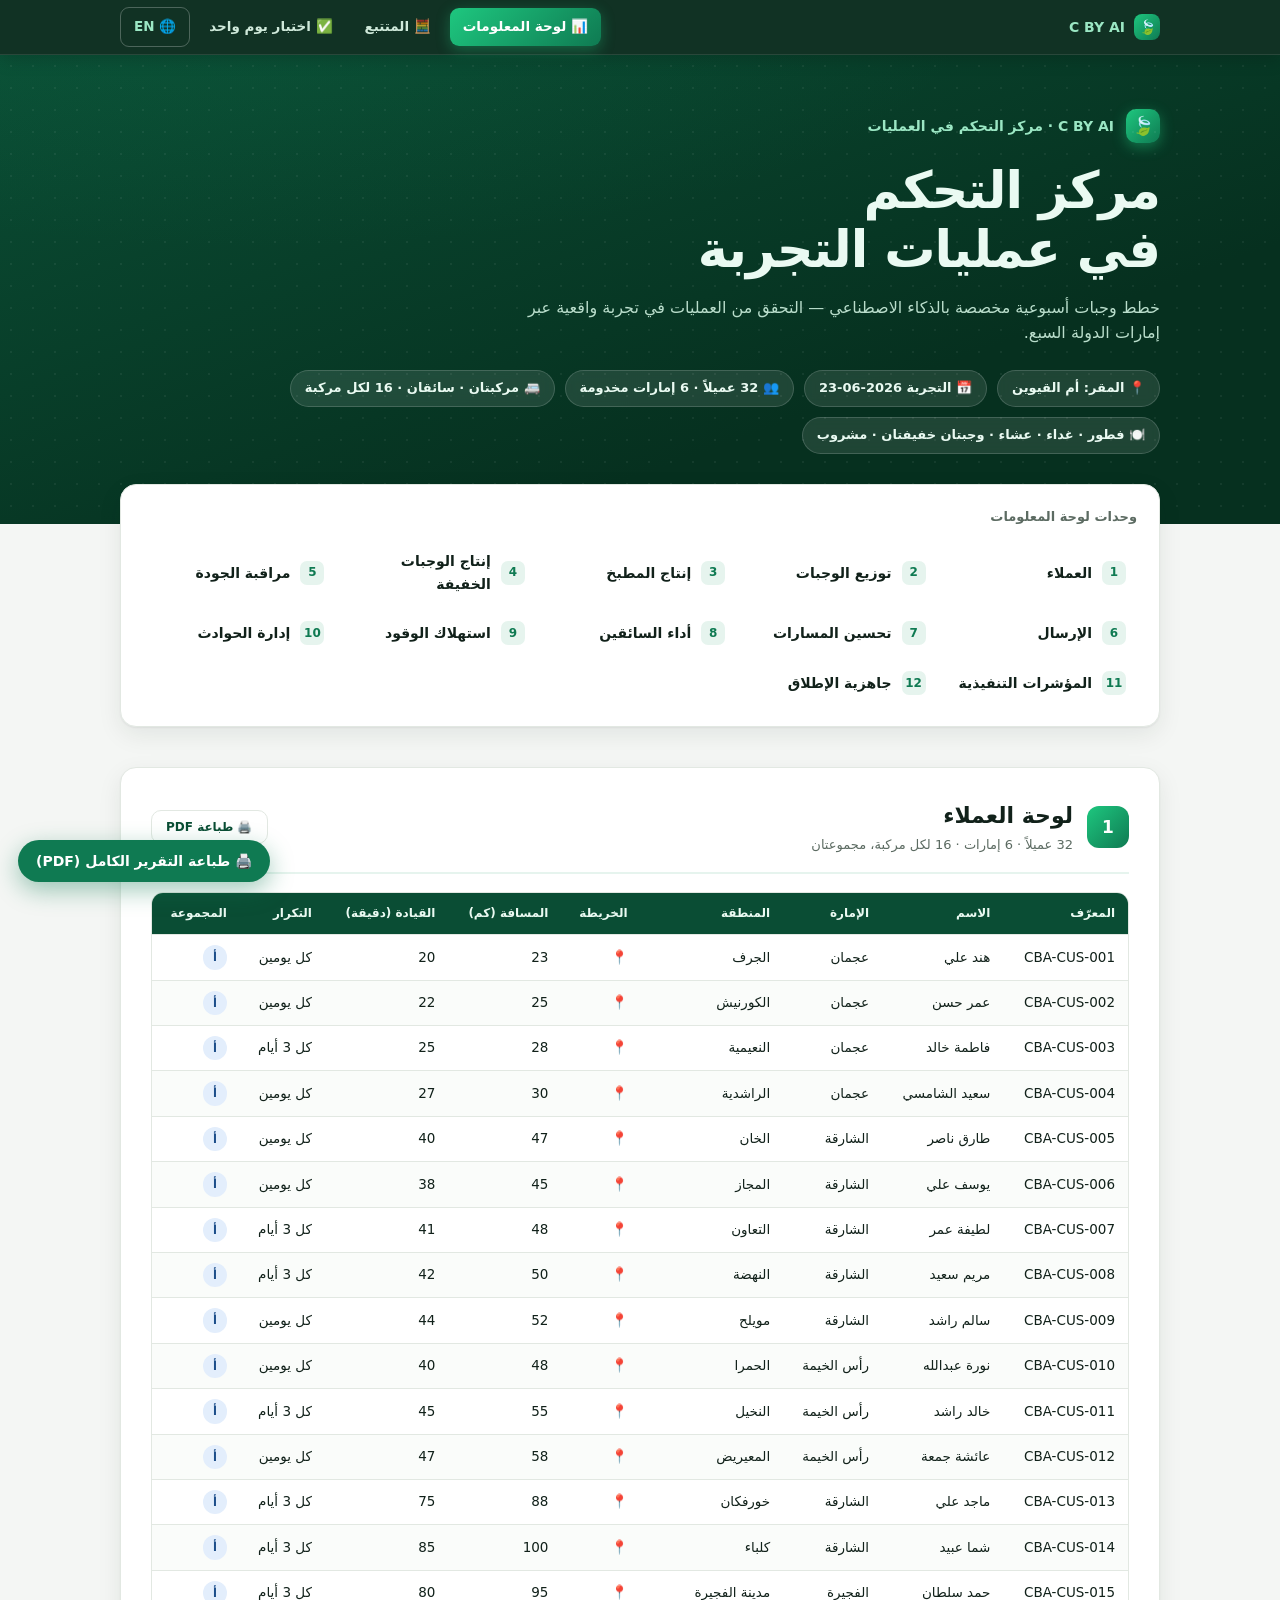
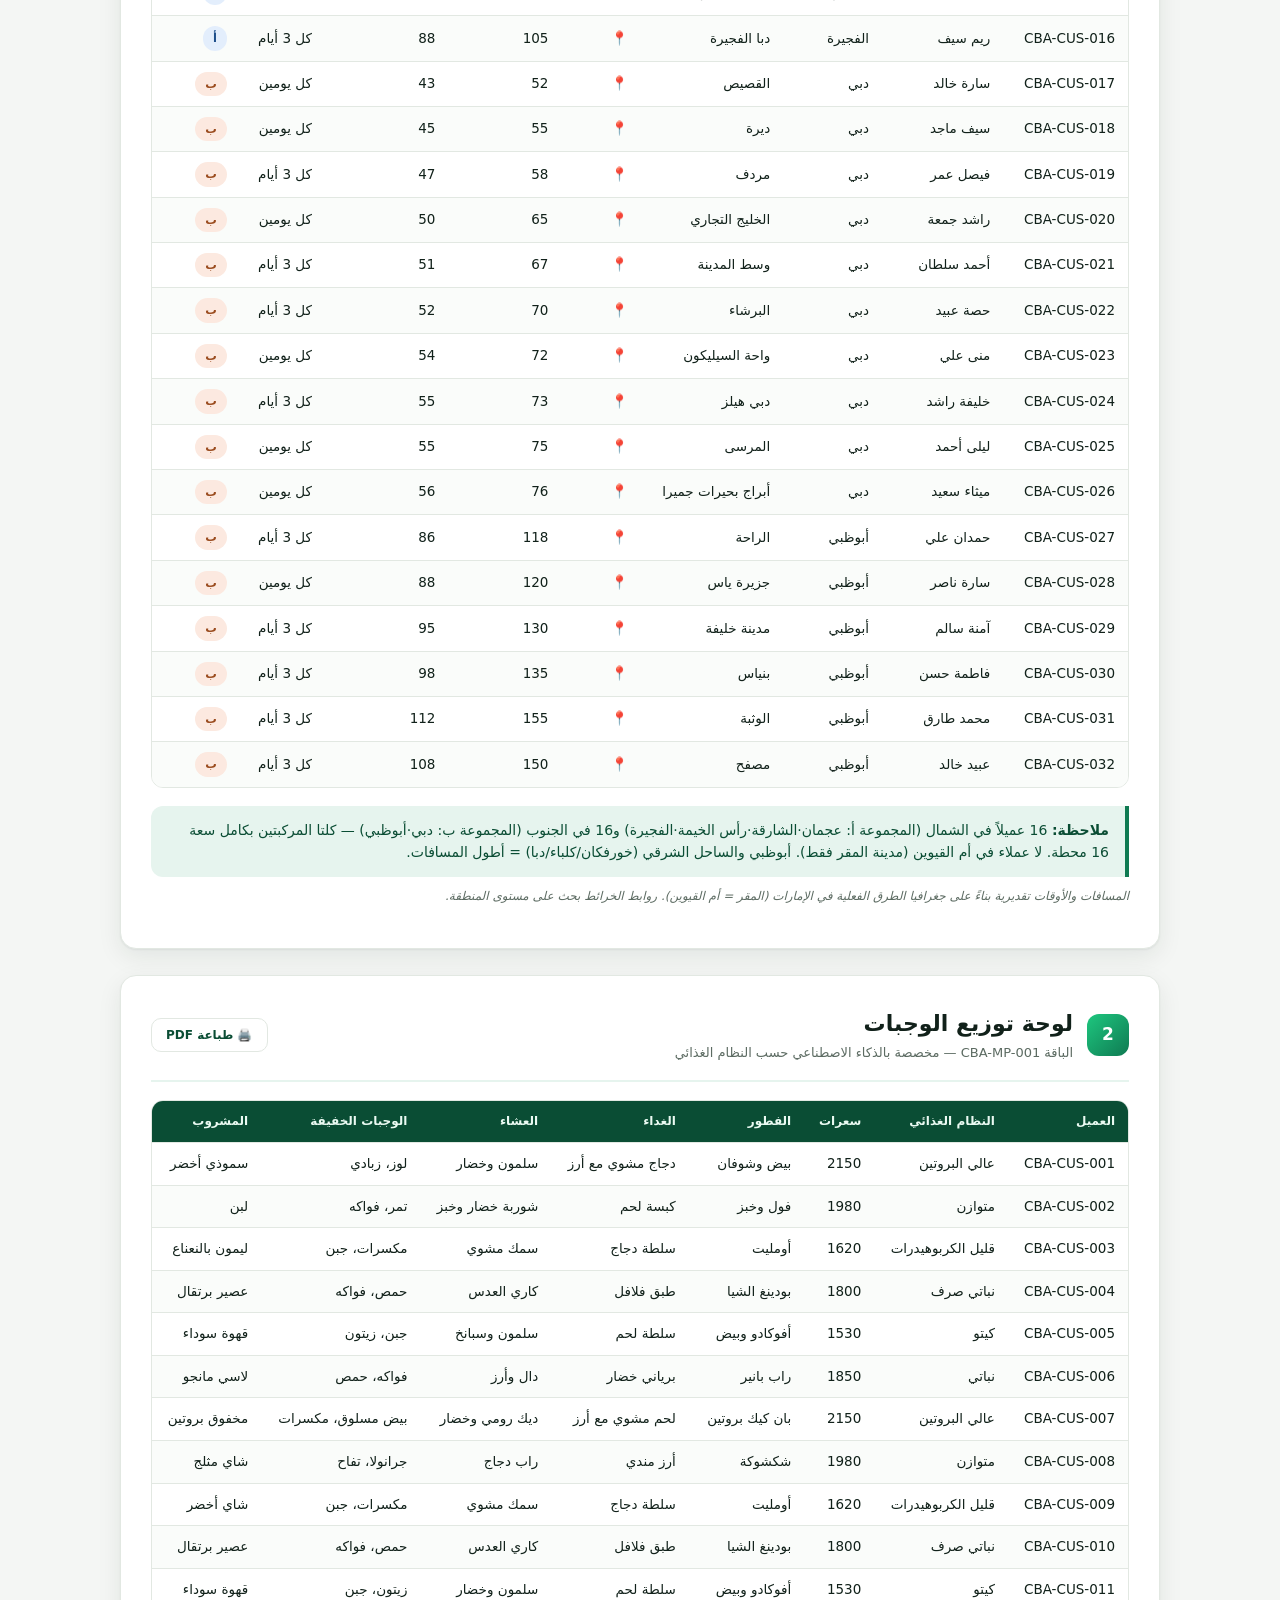
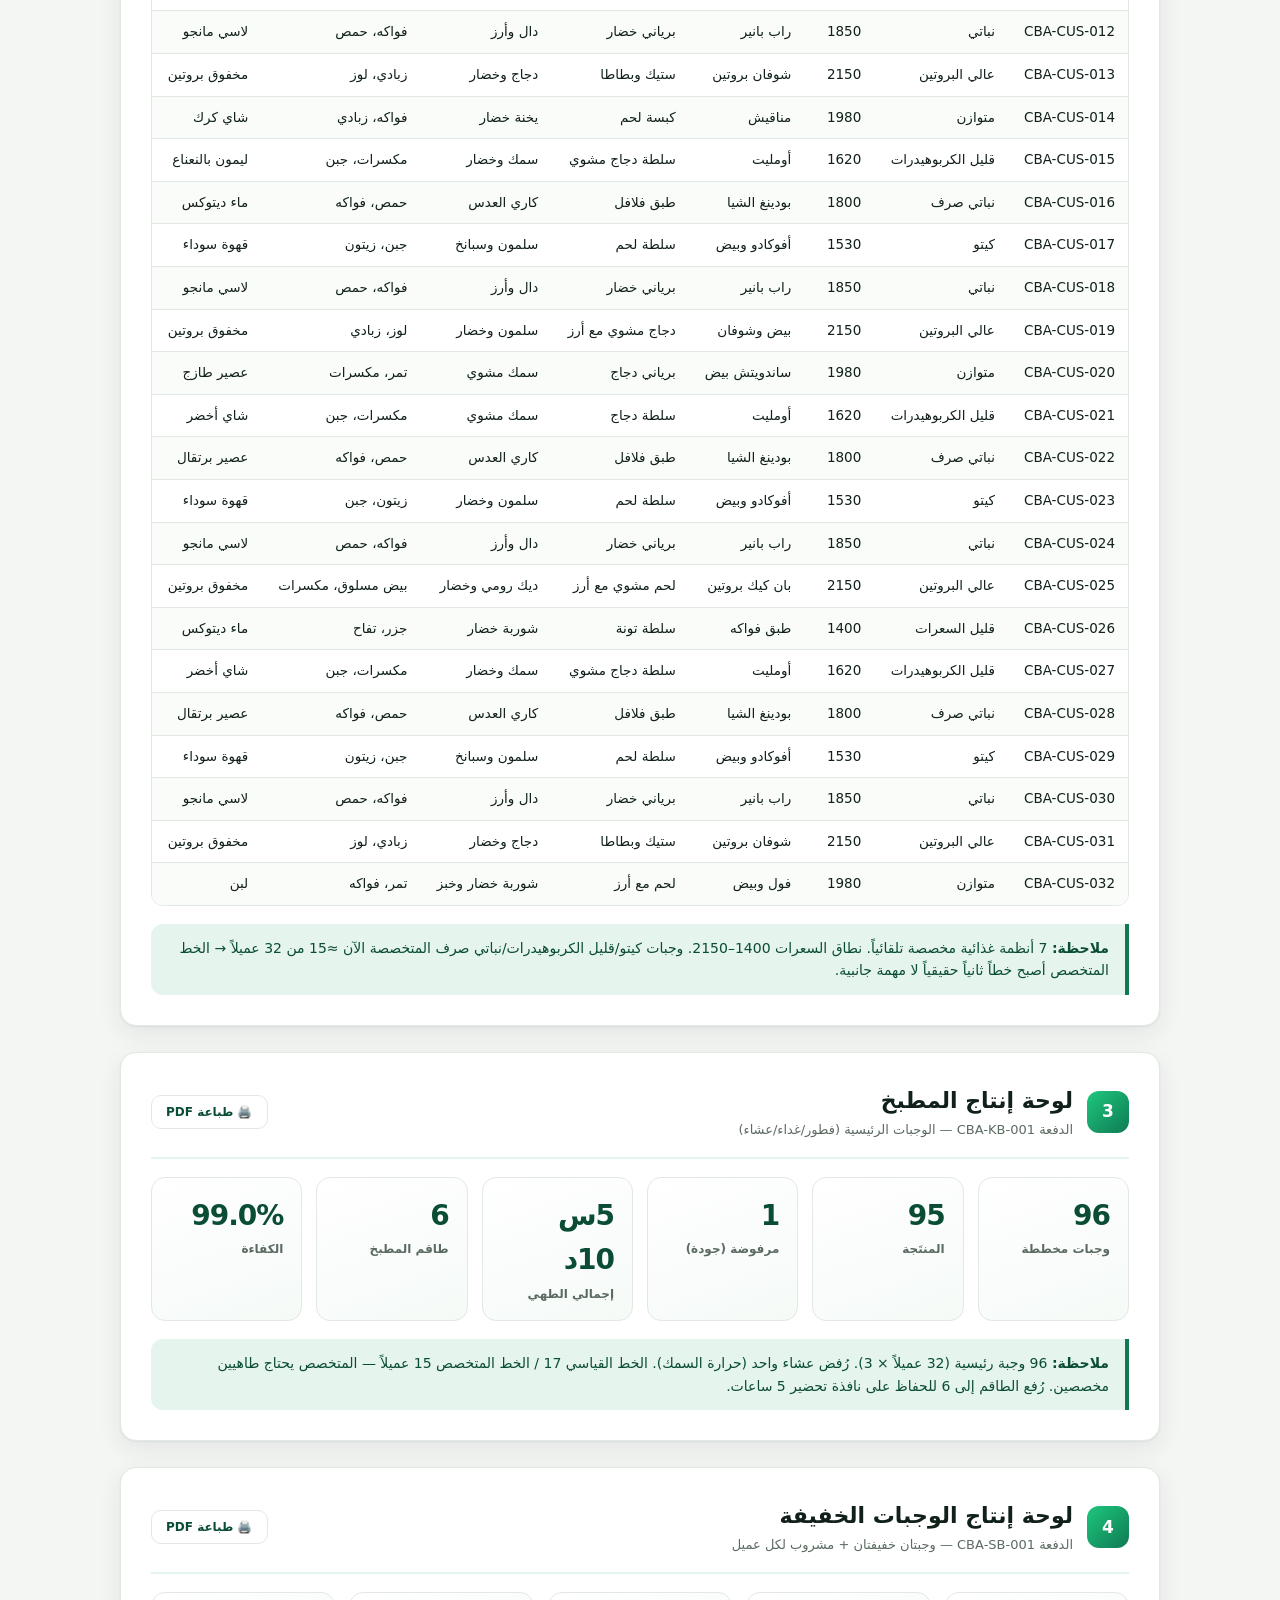
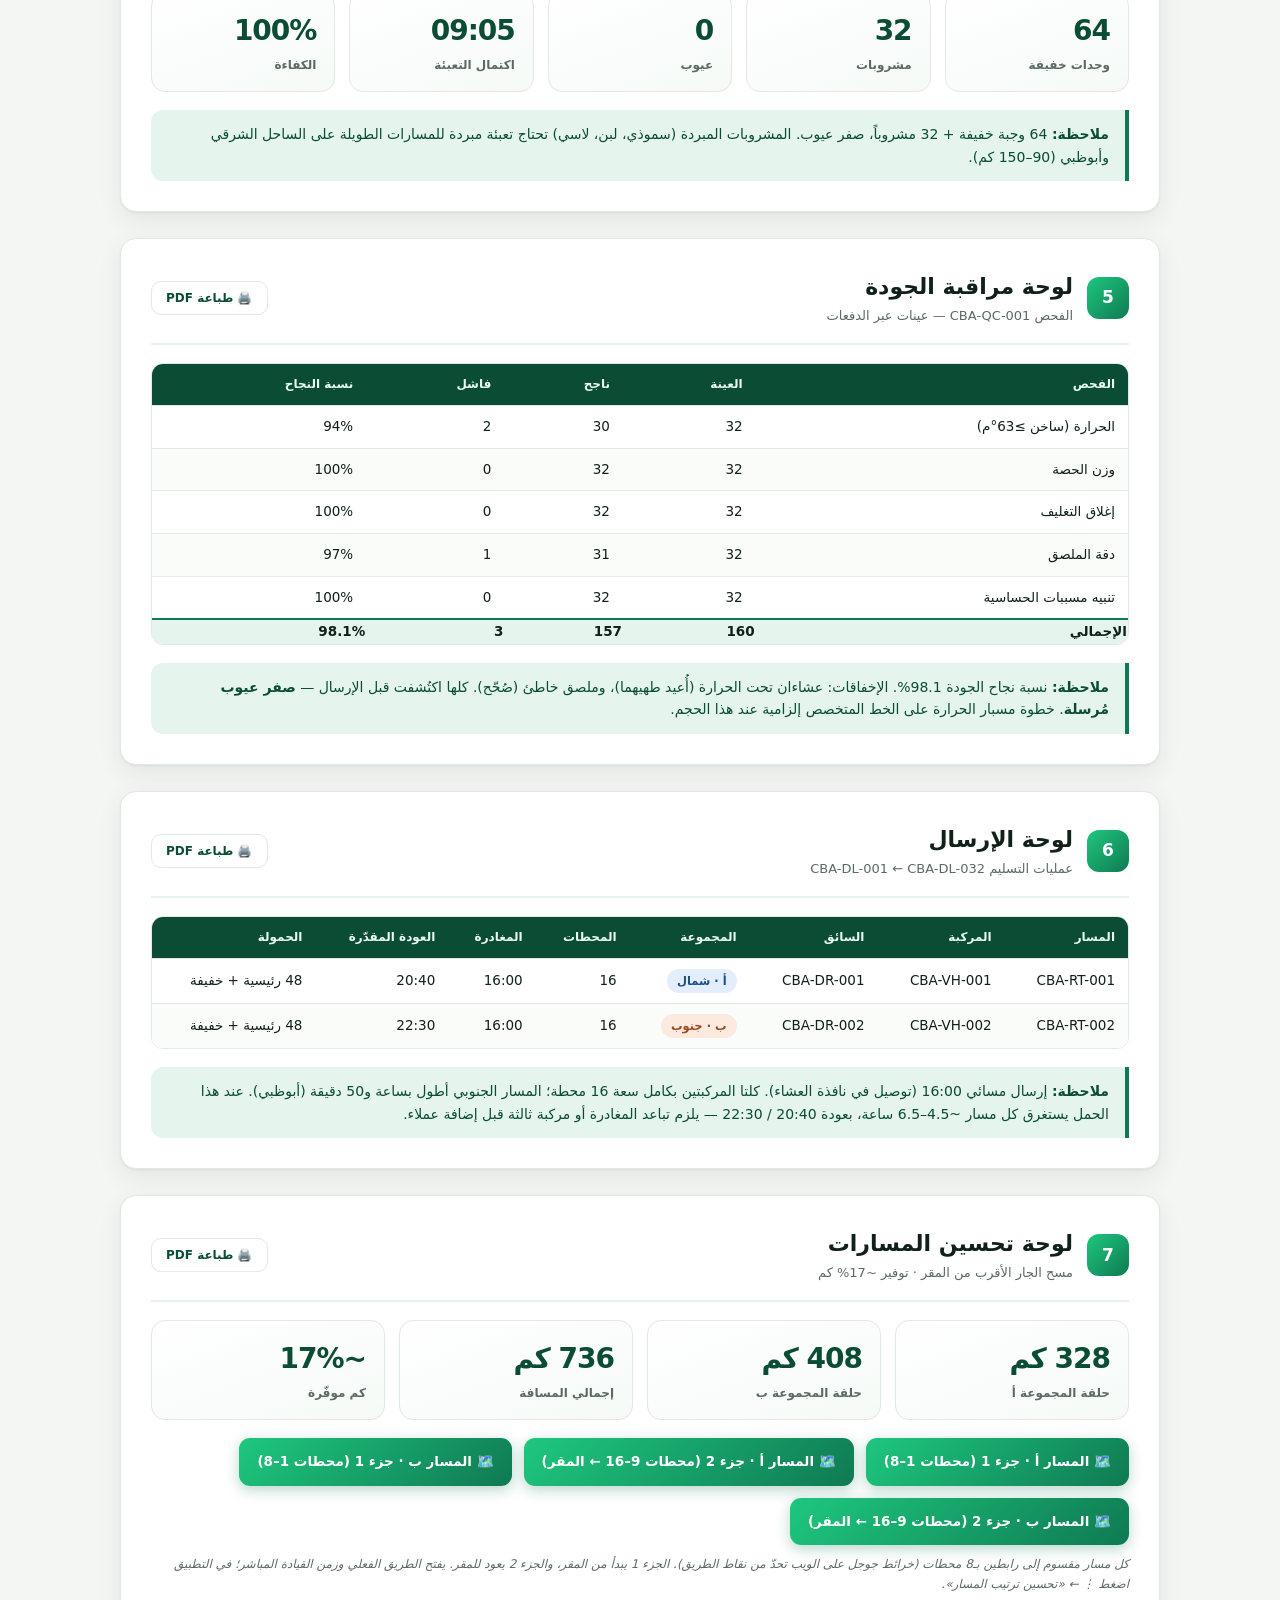
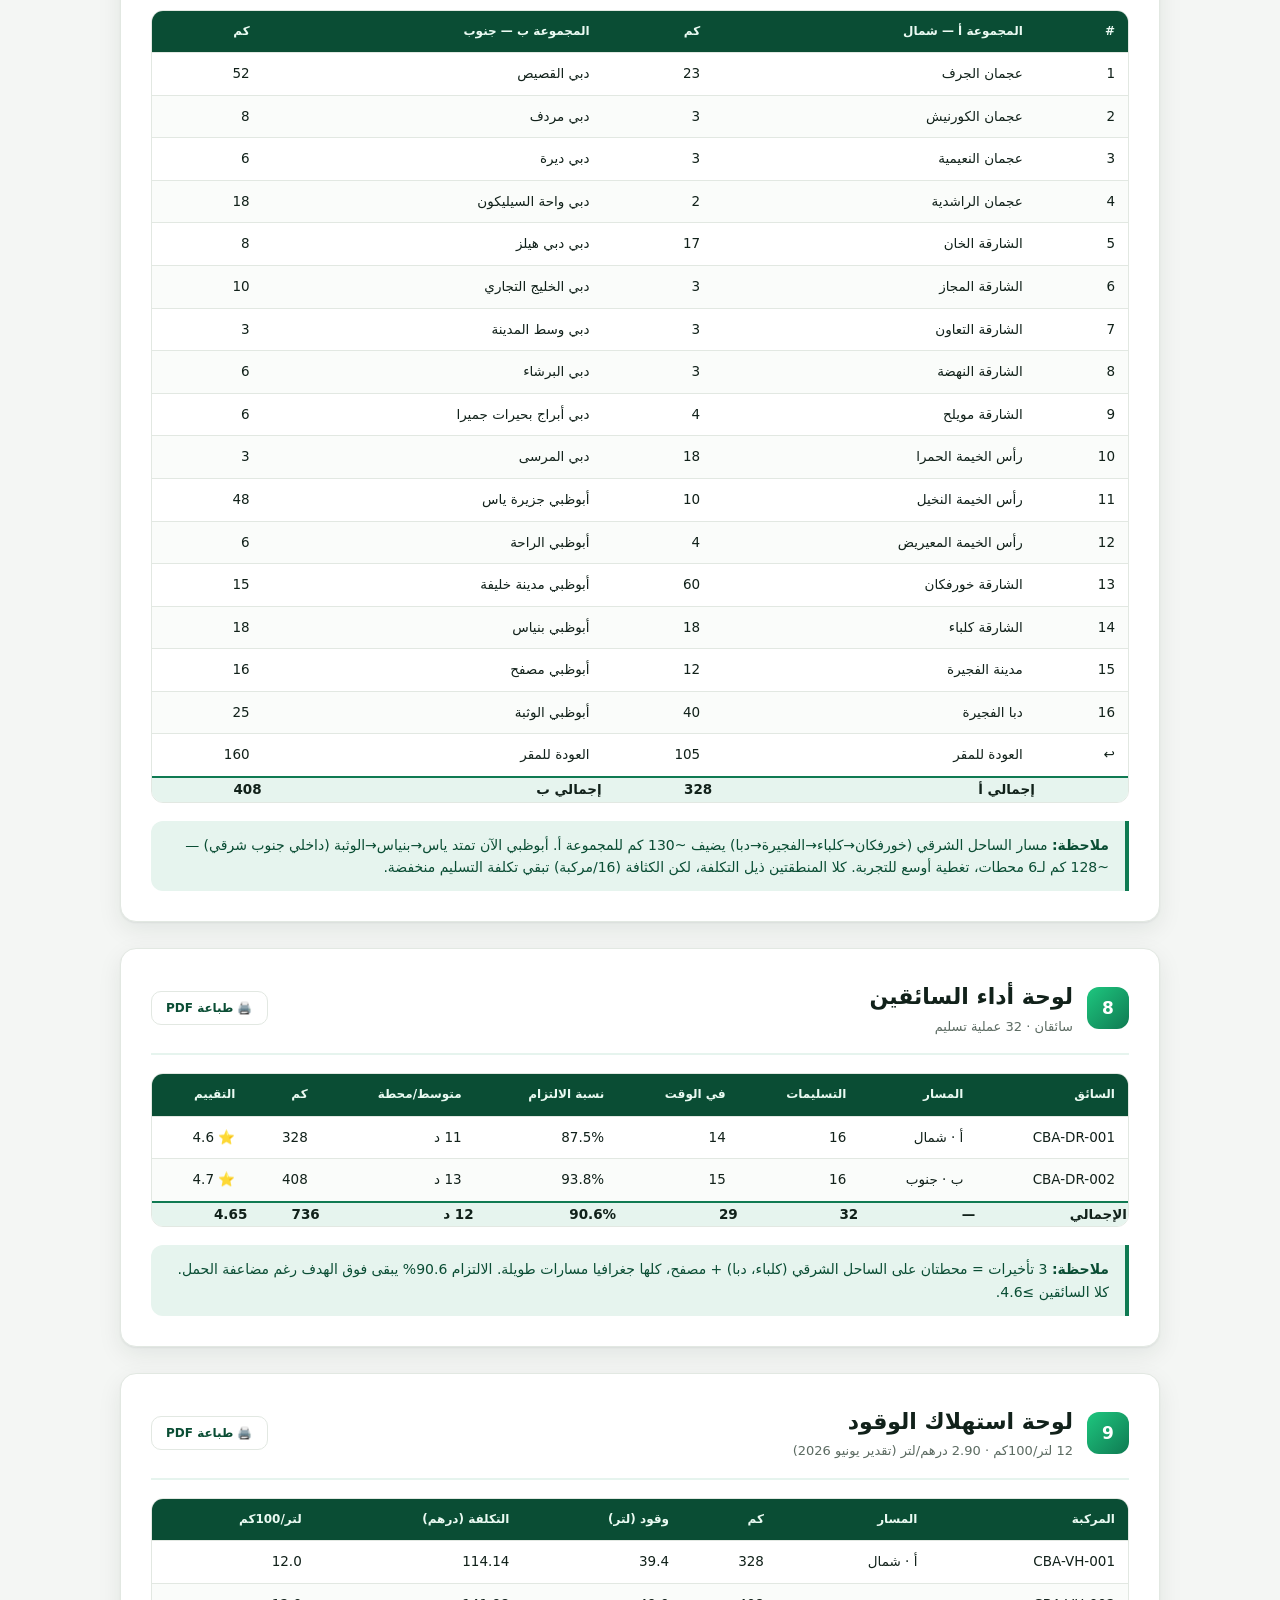
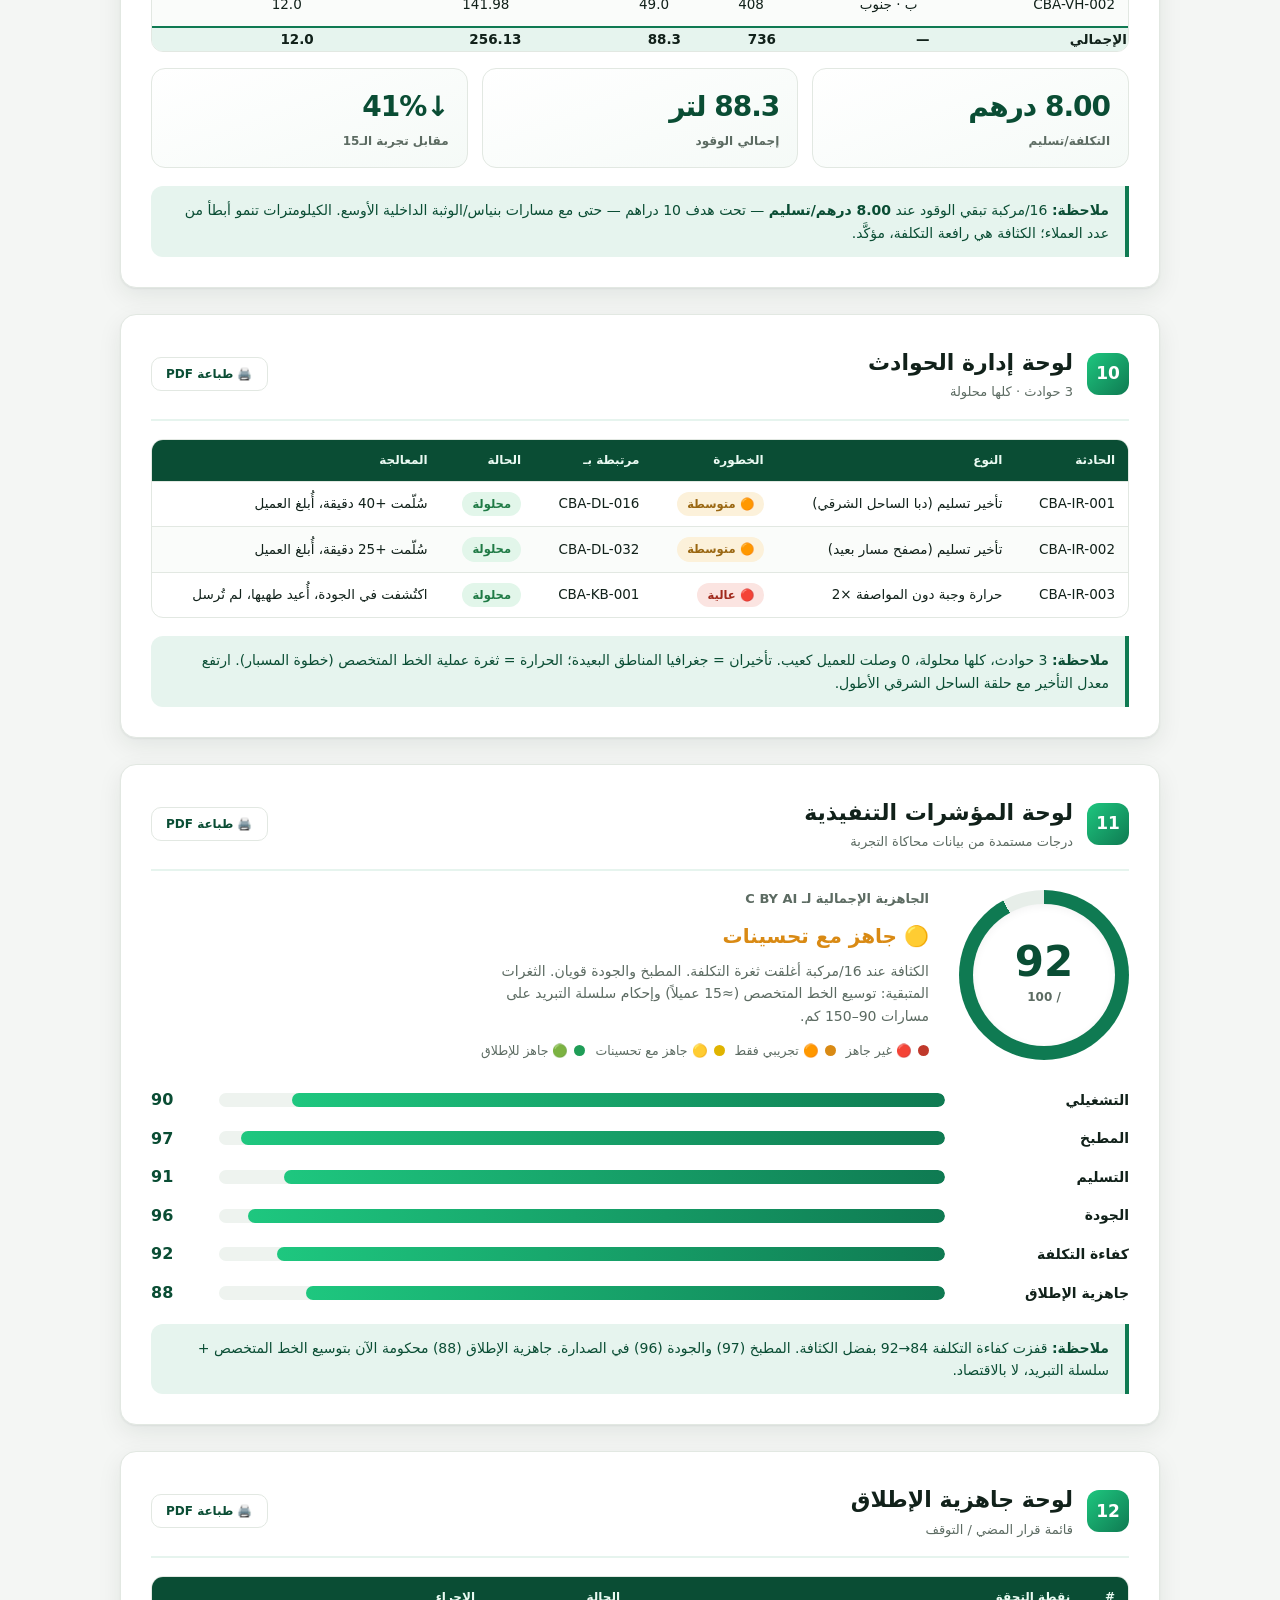
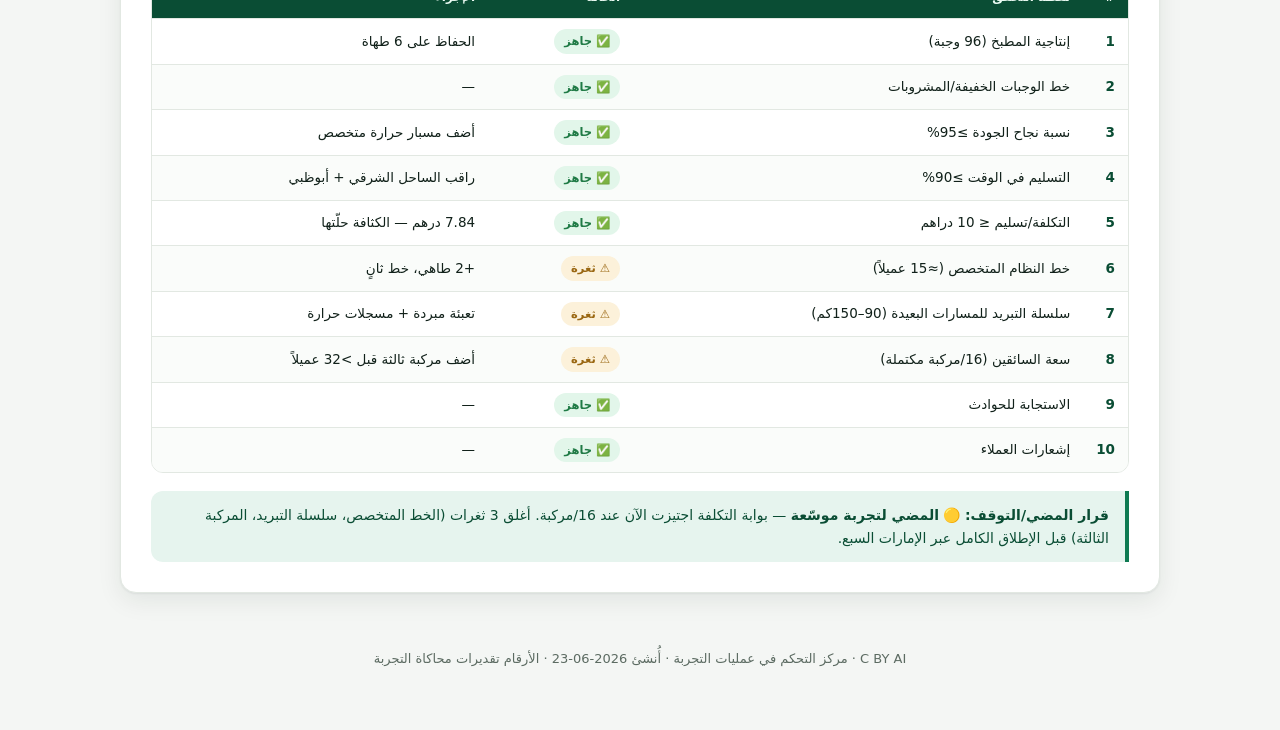
<file: C-BY-AI-Pilot-Dashboard-AR.html>
<!DOCTYPE html>
<html lang="ar" dir="rtl">
<head>
<meta charset="UTF-8">
<meta name="viewport" content="width=device-width, initial-scale=1.0">
<title>C BY AI — مركز التحكم في عمليات التجربة</title>
<style>
  :root{
    --bg:#f4f6f4;--surface:#ffffff;--ink:#11211a;--muted:#5c6b62;--line:#e2e8e2;
    --brand:#0f7a52;--brand-soft:#e6f4ee;--brand-deep:#0a4d34;--gold:#b9883b;
    --red:#c0392b;--amber:#d98a14;--green:#1f9d57;
    --shadow:0 1px 2px rgba(16,40,30,.06),0 8px 24px rgba(16,40,30,.08);
    --radius:16px;--maxw:1080px;
  }
  *{box-sizing:border-box}
  html{scroll-behavior:smooth;scroll-padding-top:66px}
  body{margin:0;background:var(--bg);color:var(--ink);font-family:"Segoe UI","Tahoma",system-ui,sans-serif;line-height:1.6;-webkit-font-smoothing:antialiased}
  .wrap{max-width:var(--maxw);margin:0 auto;padding:0 20px}

  .topnav{position:sticky;top:0;z-index:100;background:rgba(8,42,28,.96);backdrop-filter:blur(10px);border-bottom:1px solid rgba(255,255,255,.1);box-shadow:0 4px 18px rgba(0,0,0,.18)}
  .nav-inner{max-width:1080px;margin:0 auto;padding:0 20px;height:54px;display:flex;align-items:center;justify-content:space-between;gap:16px}
  .nav-brand{display:inline-flex;align-items:center;gap:9px;color:#9be7c4;font-weight:800;font-size:14px;text-decoration:none;white-space:nowrap}
  .nav-brand b{width:26px;height:26px;border-radius:8px;background:linear-gradient(135deg,#1ec77f,#0f7a52);display:grid;place-items:center;font-size:14px}
  .nav-links{display:flex;gap:6px;flex-wrap:wrap;align-items:center}
  .nav-links a{color:#cfe9da;text-decoration:none;font-weight:700;font-size:13.5px;padding:8px 13px;border-radius:9px;transition:.15s;white-space:nowrap}
  .nav-links a:hover{background:rgba(255,255,255,.1);color:#fff}
  .nav-links a.active{background:linear-gradient(135deg,#1ec77f,#0f7a52);color:#fff;box-shadow:0 4px 14px rgba(30,199,127,.35)}
  .nav-links a.lang{border:1px solid rgba(255,255,255,.25);color:#9be7c4}
  @media print{.topnav{display:none}}
  @media(max-width:560px){.nav-brand span{display:none}.nav-inner{height:auto;padding:8px 14px;flex-wrap:wrap}}

  .hero{background:radial-gradient(1200px 400px at 20% -10%,rgba(15,122,82,.18),transparent 60%),linear-gradient(160deg,var(--brand-deep),#06301f 70%);color:#eafaf2;padding:54px 0 70px;position:relative;overflow:hidden}
  .hero:after{content:"";position:absolute;inset:0;opacity:.06;background-image:radial-gradient(circle,#fff 1px,transparent 1.4px);background-size:22px 22px;pointer-events:none}
  .brand-mark{display:inline-flex;align-items:center;gap:12px;font-weight:800;font-size:14px;color:#9be7c4}
  .brand-dot{width:34px;height:34px;border-radius:10px;background:linear-gradient(135deg,#1ec77f,#0f7a52);display:grid;place-items:center;font-size:18px;box-shadow:0 4px 14px rgba(30,199,127,.45)}
  h1.title{font-size:clamp(30px,4vw,52px);margin:18px 0 6px;font-weight:800;line-height:1.15;letter-spacing:-1px}
  .sub{color:#b9ddcb;font-size:16px;max-width:640px}
  .meta-row{display:flex;flex-wrap:wrap;gap:10px;margin-top:24px}
  .chip{background:rgba(255,255,255,.1);border:1px solid rgba(255,255,255,.16);padding:7px 14px;border-radius:999px;font-size:13px;font-weight:600;backdrop-filter:blur(6px)}

  .toc{background:var(--surface);border:1px solid var(--line);border-radius:var(--radius);box-shadow:var(--shadow);padding:22px;margin:-40px 0 40px;position:relative;z-index:2}
  .toc h3{margin:0 0 14px;font-size:13px;color:var(--muted)}
  .toc-grid{display:grid;grid-template-columns:repeat(auto-fill,minmax(190px,1fr));gap:8px}
  .toc a{display:flex;align-items:center;gap:10px;text-decoration:none;color:var(--ink);font-size:14px;font-weight:600;padding:9px 11px;border-radius:10px;transition:.15s}
  .toc a:hover{background:var(--brand-soft);color:var(--brand-deep)}
  .toc a span{display:grid;place-items:center;width:24px;height:24px;border-radius:7px;background:var(--brand-soft);color:var(--brand);font-size:12px;font-weight:800;flex:none}

  section{background:var(--surface);border:1px solid var(--line);border-radius:var(--radius);box-shadow:var(--shadow);padding:30px;margin:0 0 26px;scroll-margin-top:66px}
  .sec-head{display:flex;align-items:center;justify-content:space-between;gap:16px;margin-bottom:18px;padding-bottom:16px;border-bottom:2px solid var(--brand-soft)}
  .sec-head .lhs{display:flex;align-items:center;gap:14px}
  .sec-num{width:42px;height:42px;border-radius:12px;flex:none;display:grid;place-items:center;font-weight:800;font-size:17px;color:#fff;background:linear-gradient(135deg,#1ec77f,#0f7a52)}
  .sec-head h2{margin:0;font-size:22px;font-weight:800}
  .sec-head p{margin:2px 0 0;font-size:13px;color:var(--muted)}
  .printbtn{flex:none;border:1px solid var(--line);background:#fff;color:var(--brand-deep);font-weight:700;font-size:12px;padding:9px 14px;border-radius:10px;cursor:pointer;display:inline-flex;align-items:center;gap:7px;transition:.15s;font-family:inherit}
  .printbtn:hover{background:var(--brand);color:#fff;border-color:var(--brand)}

  .tbl-scroll{overflow-x:auto;border-radius:12px;border:1px solid var(--line)}
  table{border-collapse:collapse;width:100%;font-size:13.5px;min-width:520px}
  thead th{background:var(--brand-deep);color:#eafaf2;text-align:right;padding:11px 13px;font-weight:700;font-size:12px;white-space:nowrap}
  tbody td{padding:10px 13px;border-top:1px solid var(--line)}
  tbody tr:nth-child(even){background:#fafcfa}
  tbody tr:hover{background:var(--brand-soft)}
  td a{color:var(--brand);text-decoration:none;font-weight:700}
  .tfoot td{font-weight:800;background:var(--brand-soft);border-top:2px solid var(--brand)}

  .stat-grid{display:grid;grid-template-columns:repeat(auto-fit,minmax(150px,1fr));gap:14px}
  .stat{background:linear-gradient(160deg,#fff,#f5faf7);border:1px solid var(--line);border-radius:14px;padding:16px 18px}
  .stat .v{font-size:28px;font-weight:800;color:var(--brand-deep);letter-spacing:-1px}
  .stat .l{font-size:12px;color:var(--muted);font-weight:600;margin-top:2px}

  .insight{margin-top:18px;background:var(--brand-soft);border-right:4px solid var(--brand);border-radius:12px 0 0 12px;padding:13px 16px;font-size:14px;color:var(--brand-deep)}
  .insight b{color:var(--brand-deep)}

  .badge{display:inline-block;padding:3px 10px;border-radius:999px;font-size:11.5px;font-weight:800;white-space:nowrap}
  .b-A{background:#e3eefc;color:#1c4e8a}.b-B{background:#fce9e0;color:#9a4b1e}
  .b-ok{background:#e2f6ea;color:#1f7a45}.b-warn{background:#fcf1da;color:#9a6712}.b-crit{background:#fbe4e1;color:#a02a1d}

  .kpi-bars{display:grid;gap:13px;margin-top:6px}
  .kpi-row{display:grid;grid-template-columns:170px 1fr 54px;align-items:center;gap:14px}
  .kpi-row .name{font-weight:700;font-size:14px}
  .kpi-track{height:14px;background:#eef3ef;border-radius:999px;overflow:hidden}
  .kpi-fill{height:100%;border-radius:999px;background:linear-gradient(90deg,#1ec77f,#0f7a52)}
  .kpi-row .pct{font-weight:800;text-align:left;color:var(--brand-deep)}

  .overall{display:grid;grid-template-columns:auto 1fr;gap:30px;align-items:center}
  .ring{--p:92;width:170px;height:170px;border-radius:50%;flex:none;display:grid;place-items:center;background:conic-gradient(var(--brand) calc(var(--p)*1%),#e7eee9 0);position:relative}
  .ring:before{content:"";position:absolute;inset:14px;border-radius:50%;background:#fff;box-shadow:inset 0 2px 8px rgba(0,0,0,.05)}
  .ring .rv{position:relative;text-align:center}
  .ring .rv b{font-size:42px;font-weight:800;color:var(--brand-deep);display:block;line-height:1}
  .ring .rv small{font-size:12px;color:var(--muted);font-weight:600}
  .rating{display:inline-block;margin-top:10px;font-size:20px;font-weight:800}
  .rating.y{color:var(--amber)}
  .legend{display:flex;flex-wrap:wrap;gap:10px;margin-top:14px;font-size:12.5px;color:var(--muted)}
  .legend span{display:inline-flex;align-items:center;gap:6px}
  .dot{width:11px;height:11px;border-radius:50%;display:inline-block}

  .check td:first-child{font-weight:800;color:var(--brand-deep);width:44px}
  footer{text-align:center;color:var(--muted);font-size:13px;padding:30px 0 60px}
  .est-note{font-size:12px;color:var(--muted);font-style:italic;margin-top:10px}

  @media print{
    @page{margin:14mm;size:A4}
    body{background:#fff}
    .hero{background:var(--brand-deep)!important;-webkit-print-color-adjust:exact;print-color-adjust:exact;padding:24px 0}
    .toc,.printbtn,.toolbar{display:none!important}
    .wrap{max-width:100%;padding:0}
    section{break-inside:avoid;page-break-inside:avoid;break-before:page;page-break-before:always;box-shadow:none;border:1px solid #ccc;margin:0 0 10mm}
    section:first-of-type{break-before:auto;page-break-before:auto}
    thead th,.sec-num,.kpi-fill,.ring,.stat,.insight,.badge{-webkit-print-color-adjust:exact;print-color-adjust:exact}
    tbody tr:hover{background:transparent}
  }
  body.printing-one .hero,body.printing-one .toc,body.printing-one .toolbar,body.printing-one .topnav,body.printing-one footer,body.printing-one section:not(.printing){display:none!important}
  body.printing-one section.printing{break-before:auto;page-break-before:auto;border:none;box-shadow:none}

  .toolbar{position:fixed;left:18px;bottom:18px;z-index:50;display:flex;gap:10px}
  .toolbar button{border:none;background:var(--brand);color:#fff;font-weight:700;font-size:14px;padding:13px 18px;border-radius:999px;cursor:pointer;box-shadow:0 8px 24px rgba(15,122,82,.4);display:inline-flex;align-items:center;gap:8px;font-family:inherit}
  .toolbar button:hover{background:var(--brand-deep)}
  @media(max-width:560px){.kpi-row{grid-template-columns:110px 1fr 44px}.overall{grid-template-columns:1fr;text-align:center;justify-items:center}}
</style>
</head>
<body>

<nav class="topnav"><div class="nav-inner">
  <a class="nav-brand" href="C-BY-AI-Pilot-Dashboard-AR.html"><b>🍃</b><span>C BY AI</span></a>
  <div class="nav-links">
    <a href="C-BY-AI-Pilot-Dashboard-AR.html" class="active">📊 لوحة المعلومات</a>
    <a href="C-BY-AI-Pilot-Tracker-AR.html">🧮 المتتبع</a>
    <a href="C-BY-AI-One-Day-Test-AR.html">✅ اختبار يوم واحد</a>
    <a href="C-BY-AI-Pilot-Dashboard.html" class="lang">🌐 EN</a>
  </div>
</div></nav>

<header class="hero">
  <div class="wrap">
    <div class="brand-mark"><span class="brand-dot">🍃</span> C BY AI · مركز التحكم في العمليات</div>
    <h1 class="title">مركز التحكم<br>في عمليات التجربة</h1>
    <p class="sub">خطط وجبات أسبوعية مخصصة بالذكاء الاصطناعي — التحقق من العمليات في تجربة واقعية عبر إمارات الدولة السبع.</p>
    <div class="meta-row">
      <span class="chip">📍 المقر: أم القيوين</span>
      <span class="chip">📅 التجربة 2026-06-23</span>
      <span class="chip">👥 32 عميلاً · 6 إمارات مخدومة</span>
      <span class="chip">🚐 مركبتان · سائقان · 16 لكل مركبة</span>
      <span class="chip">🍽️ فطور · غداء · عشاء · وجبتان خفيفتان · مشروب</span>
    </div>
  </div>
</header>

<div class="wrap">

  <nav class="toc">
    <h3>وحدات لوحة المعلومات</h3>
    <div class="toc-grid">
      <a href="#s1"><span>1</span> العملاء</a>
      <a href="#s2"><span>2</span> توزيع الوجبات</a>
      <a href="#s3"><span>3</span> إنتاج المطبخ</a>
      <a href="#s4"><span>4</span> إنتاج الوجبات الخفيفة</a>
      <a href="#s5"><span>5</span> مراقبة الجودة</a>
      <a href="#s6"><span>6</span> الإرسال</a>
      <a href="#s7"><span>7</span> تحسين المسارات</a>
      <a href="#s8"><span>8</span> أداء السائقين</a>
      <a href="#s9"><span>9</span> استهلاك الوقود</a>
      <a href="#s10"><span>10</span> إدارة الحوادث</a>
      <a href="#s11"><span>11</span> المؤشرات التنفيذية</a>
      <a href="#s12"><span>12</span> جاهزية الإطلاق</a>
    </div>
  </nav>

  <!-- 1 العملاء -->
  <section id="s1">
    <div class="sec-head">
      <div class="lhs"><div class="sec-num">1</div><div><h2>لوحة العملاء</h2><p>32 عميلاً · 6 إمارات · 16 لكل مركبة، مجموعتان</p></div></div>
      <button class="printbtn" onclick="printSection('s1')">🖨️ طباعة PDF</button>
    </div>
    <div class="tbl-scroll"><table>
      <thead><tr><th>المعرّف</th><th>الاسم</th><th>الإمارة</th><th>المنطقة</th><th>الخريطة</th><th>المسافة (كم)</th><th>القيادة (دقيقة)</th><th>التكرار</th><th>المجموعة</th></tr></thead>
      <tbody>
        <tr><td>CBA-CUS-001</td><td>هند علي</td><td>عجمان</td><td>الجرف</td><td><a href="https://www.google.com/maps/search/?api=1&query=Al+Jurf,Ajman,UAE" target="_blank">📍</a></td><td>23</td><td>20</td><td>كل يومين</td><td><span class="badge b-A">أ</span></td></tr>
        <tr><td>CBA-CUS-002</td><td>عمر حسن</td><td>عجمان</td><td>الكورنيش</td><td><a href="https://www.google.com/maps/search/?api=1&query=Ajman+Corniche,Ajman,UAE" target="_blank">📍</a></td><td>25</td><td>22</td><td>كل يومين</td><td><span class="badge b-A">أ</span></td></tr>
        <tr><td>CBA-CUS-003</td><td>فاطمة خالد</td><td>عجمان</td><td>النعيمية</td><td><a href="https://www.google.com/maps/search/?api=1&query=Al+Nuaimiya,Ajman,UAE" target="_blank">📍</a></td><td>28</td><td>25</td><td>كل 3 أيام</td><td><span class="badge b-A">أ</span></td></tr>
        <tr><td>CBA-CUS-004</td><td>سعيد الشامسي</td><td>عجمان</td><td>الراشدية</td><td><a href="https://www.google.com/maps/search/?api=1&query=Al+Rashidiya,Ajman,UAE" target="_blank">📍</a></td><td>30</td><td>27</td><td>كل يومين</td><td><span class="badge b-A">أ</span></td></tr>
        <tr><td>CBA-CUS-005</td><td>طارق ناصر</td><td>الشارقة</td><td>الخان</td><td><a href="https://www.google.com/maps/search/?api=1&query=Al+Khan,Sharjah,UAE" target="_blank">📍</a></td><td>47</td><td>40</td><td>كل يومين</td><td><span class="badge b-A">أ</span></td></tr>
        <tr><td>CBA-CUS-006</td><td>يوسف علي</td><td>الشارقة</td><td>المجاز</td><td><a href="https://www.google.com/maps/search/?api=1&query=Al+Majaz,Sharjah,UAE" target="_blank">📍</a></td><td>45</td><td>38</td><td>كل يومين</td><td><span class="badge b-A">أ</span></td></tr>
        <tr><td>CBA-CUS-007</td><td>لطيفة عمر</td><td>الشارقة</td><td>التعاون</td><td><a href="https://www.google.com/maps/search/?api=1&query=Al+Taawun,Sharjah,UAE" target="_blank">📍</a></td><td>48</td><td>41</td><td>كل 3 أيام</td><td><span class="badge b-A">أ</span></td></tr>
        <tr><td>CBA-CUS-008</td><td>مريم سعيد</td><td>الشارقة</td><td>النهضة</td><td><a href="https://www.google.com/maps/search/?api=1&query=Al+Nahda,Sharjah,UAE" target="_blank">📍</a></td><td>50</td><td>42</td><td>كل 3 أيام</td><td><span class="badge b-A">أ</span></td></tr>
        <tr><td>CBA-CUS-009</td><td>سالم راشد</td><td>الشارقة</td><td>مويلح</td><td><a href="https://www.google.com/maps/search/?api=1&query=Muwailih,Sharjah,UAE" target="_blank">📍</a></td><td>52</td><td>44</td><td>كل يومين</td><td><span class="badge b-A">أ</span></td></tr>
        <tr><td>CBA-CUS-010</td><td>نورة عبدالله</td><td>رأس الخيمة</td><td>الحمرا</td><td><a href="https://www.google.com/maps/search/?api=1&query=Al+Hamra,Ras+Al+Khaimah,UAE" target="_blank">📍</a></td><td>48</td><td>40</td><td>كل يومين</td><td><span class="badge b-A">أ</span></td></tr>
        <tr><td>CBA-CUS-011</td><td>خالد راشد</td><td>رأس الخيمة</td><td>النخيل</td><td><a href="https://www.google.com/maps/search/?api=1&query=Al+Nakheel,Ras+Al+Khaimah,UAE" target="_blank">📍</a></td><td>55</td><td>45</td><td>كل 3 أيام</td><td><span class="badge b-A">أ</span></td></tr>
        <tr><td>CBA-CUS-012</td><td>عائشة جمعة</td><td>رأس الخيمة</td><td>المعيريض</td><td><a href="https://www.google.com/maps/search/?api=1&query=Al+Mairid,Ras+Al+Khaimah,UAE" target="_blank">📍</a></td><td>58</td><td>47</td><td>كل يومين</td><td><span class="badge b-A">أ</span></td></tr>
        <tr><td>CBA-CUS-013</td><td>ماجد علي</td><td>الشارقة</td><td>خورفكان</td><td><a href="https://www.google.com/maps/search/?api=1&query=Khorfakkan,Sharjah,UAE" target="_blank">📍</a></td><td>88</td><td>75</td><td>كل 3 أيام</td><td><span class="badge b-A">أ</span></td></tr>
        <tr><td>CBA-CUS-014</td><td>شما عبيد</td><td>الشارقة</td><td>كلباء</td><td><a href="https://www.google.com/maps/search/?api=1&query=Kalba,Sharjah,UAE" target="_blank">📍</a></td><td>100</td><td>85</td><td>كل 3 أيام</td><td><span class="badge b-A">أ</span></td></tr>
        <tr><td>CBA-CUS-015</td><td>حمد سلطان</td><td>الفجيرة</td><td>مدينة الفجيرة</td><td><a href="https://www.google.com/maps/search/?api=1&query=Fujairah+City,Fujairah,UAE" target="_blank">📍</a></td><td>95</td><td>80</td><td>كل 3 أيام</td><td><span class="badge b-A">أ</span></td></tr>
        <tr><td>CBA-CUS-016</td><td>ريم سيف</td><td>الفجيرة</td><td>دبا الفجيرة</td><td><a href="https://www.google.com/maps/search/?api=1&query=Dibba+Al+Fujairah,Fujairah,UAE" target="_blank">📍</a></td><td>105</td><td>88</td><td>كل 3 أيام</td><td><span class="badge b-A">أ</span></td></tr>
        <tr><td>CBA-CUS-017</td><td>سارة خالد</td><td>دبي</td><td>القصيص</td><td><a href="https://www.google.com/maps/search/?api=1&query=Al+Qusais,Dubai,UAE" target="_blank">📍</a></td><td>52</td><td>43</td><td>كل يومين</td><td><span class="badge b-B">ب</span></td></tr>
        <tr><td>CBA-CUS-018</td><td>سيف ماجد</td><td>دبي</td><td>ديرة</td><td><a href="https://www.google.com/maps/search/?api=1&query=Deira,Dubai,UAE" target="_blank">📍</a></td><td>55</td><td>45</td><td>كل يومين</td><td><span class="badge b-B">ب</span></td></tr>
        <tr><td>CBA-CUS-019</td><td>فيصل عمر</td><td>دبي</td><td>مردف</td><td><a href="https://www.google.com/maps/search/?api=1&query=Mirdif,Dubai,UAE" target="_blank">📍</a></td><td>58</td><td>47</td><td>كل 3 أيام</td><td><span class="badge b-B">ب</span></td></tr>
        <tr><td>CBA-CUS-020</td><td>راشد جمعة</td><td>دبي</td><td>الخليج التجاري</td><td><a href="https://www.google.com/maps/search/?api=1&query=Business+Bay,Dubai,UAE" target="_blank">📍</a></td><td>65</td><td>50</td><td>كل يومين</td><td><span class="badge b-B">ب</span></td></tr>
        <tr><td>CBA-CUS-021</td><td>أحمد سلطان</td><td>دبي</td><td>وسط المدينة</td><td><a href="https://www.google.com/maps/search/?api=1&query=Downtown+Dubai,Dubai,UAE" target="_blank">📍</a></td><td>67</td><td>51</td><td>كل 3 أيام</td><td><span class="badge b-B">ب</span></td></tr>
        <tr><td>CBA-CUS-022</td><td>حصة عبيد</td><td>دبي</td><td>البرشاء</td><td><a href="https://www.google.com/maps/search/?api=1&query=Al+Barsha,Dubai,UAE" target="_blank">📍</a></td><td>70</td><td>52</td><td>كل 3 أيام</td><td><span class="badge b-B">ب</span></td></tr>
        <tr><td>CBA-CUS-023</td><td>منى علي</td><td>دبي</td><td>واحة السيليكون</td><td><a href="https://www.google.com/maps/search/?api=1&query=Dubai+Silicon+Oasis,Dubai,UAE" target="_blank">📍</a></td><td>72</td><td>54</td><td>كل يومين</td><td><span class="badge b-B">ب</span></td></tr>
        <tr><td>CBA-CUS-024</td><td>خليفة راشد</td><td>دبي</td><td>دبي هيلز</td><td><a href="https://www.google.com/maps/search/?api=1&query=Dubai+Hills,Dubai,UAE" target="_blank">📍</a></td><td>73</td><td>55</td><td>كل 3 أيام</td><td><span class="badge b-B">ب</span></td></tr>
        <tr><td>CBA-CUS-025</td><td>ليلى أحمد</td><td>دبي</td><td>المرسى</td><td><a href="https://www.google.com/maps/search/?api=1&query=Dubai+Marina,Dubai,UAE" target="_blank">📍</a></td><td>75</td><td>55</td><td>كل يومين</td><td><span class="badge b-B">ب</span></td></tr>
        <tr><td>CBA-CUS-026</td><td>ميثاء سعيد</td><td>دبي</td><td>أبراج بحيرات جميرا</td><td><a href="https://www.google.com/maps/search/?api=1&query=Jumeirah+Lake+Towers,Dubai,UAE" target="_blank">📍</a></td><td>76</td><td>56</td><td>كل يومين</td><td><span class="badge b-B">ب</span></td></tr>
        <tr><td>CBA-CUS-027</td><td>حمدان علي</td><td>أبوظبي</td><td>الراحة</td><td><a href="https://www.google.com/maps/search/?api=1&query=Al+Raha,Abu+Dhabi,UAE" target="_blank">📍</a></td><td>118</td><td>86</td><td>كل 3 أيام</td><td><span class="badge b-B">ب</span></td></tr>
        <tr><td>CBA-CUS-028</td><td>سارة ناصر</td><td>أبوظبي</td><td>جزيرة ياس</td><td><a href="https://www.google.com/maps/search/?api=1&query=Yas+Island,Abu+Dhabi,UAE" target="_blank">📍</a></td><td>120</td><td>88</td><td>كل يومين</td><td><span class="badge b-B">ب</span></td></tr>
        <tr><td>CBA-CUS-029</td><td>آمنة سالم</td><td>أبوظبي</td><td>مدينة خليفة</td><td><a href="https://www.google.com/maps/search/?api=1&query=Khalifa+City,Abu+Dhabi,UAE" target="_blank">📍</a></td><td>130</td><td>95</td><td>كل 3 أيام</td><td><span class="badge b-B">ب</span></td></tr>
        <tr><td>CBA-CUS-030</td><td>فاطمة حسن</td><td>أبوظبي</td><td>بنياس</td><td><a href="https://www.google.com/maps/search/?api=1&query=Baniyas,Abu+Dhabi,UAE" target="_blank">📍</a></td><td>135</td><td>98</td><td>كل 3 أيام</td><td><span class="badge b-B">ب</span></td></tr>
        <tr><td>CBA-CUS-031</td><td>محمد طارق</td><td>أبوظبي</td><td>الوثبة</td><td><a href="https://www.google.com/maps/search/?api=1&query=Al+Wathba,Abu+Dhabi,UAE" target="_blank">📍</a></td><td>155</td><td>112</td><td>كل 3 أيام</td><td><span class="badge b-B">ب</span></td></tr>
        <tr><td>CBA-CUS-032</td><td>عبيد خالد</td><td>أبوظبي</td><td>مصفح</td><td><a href="https://www.google.com/maps/search/?api=1&query=Mussafah,Abu+Dhabi,UAE" target="_blank">📍</a></td><td>150</td><td>108</td><td>كل 3 أيام</td><td><span class="badge b-B">ب</span></td></tr>
      </tbody>
    </table></div>
    <div class="insight"><b>ملاحظة:</b> 16 عميلاً في الشمال (المجموعة أ: عجمان·الشارقة·رأس الخيمة·الفجيرة) و16 في الجنوب (المجموعة ب: دبي·أبوظبي) — كلتا المركبتين بكامل سعة 16 محطة. لا عملاء في أم القيوين (مدينة المقر فقط). أبوظبي والساحل الشرقي (خورفكان/كلباء/دبا) = أطول المسافات.</div>
    <p class="est-note">المسافات والأوقات تقديرية بناءً على جغرافيا الطرق الفعلية في الإمارات (المقر = أم القيوين). روابط الخرائط بحث على مستوى المنطقة.</p>
  </section>

  <!-- 2 توزيع الوجبات -->
  <section id="s2">
    <div class="sec-head">
      <div class="lhs"><div class="sec-num">2</div><div><h2>لوحة توزيع الوجبات</h2><p>الباقة CBA-MP-001 — مخصصة بالذكاء الاصطناعي حسب النظام الغذائي</p></div></div>
      <button class="printbtn" onclick="printSection('s2')">🖨️ طباعة PDF</button>
    </div>
    <div class="tbl-scroll"><table>
      <thead><tr><th>العميل</th><th>النظام الغذائي</th><th>سعرات</th><th>الفطور</th><th>الغداء</th><th>العشاء</th><th>الوجبات الخفيفة</th><th>المشروب</th></tr></thead>
      <tbody>
        <tr><td>CBA-CUS-001</td><td>عالي البروتين</td><td>2150</td><td>بيض وشوفان</td><td>دجاج مشوي مع أرز</td><td>سلمون وخضار</td><td>لوز، زبادي</td><td>سموذي أخضر</td></tr>
        <tr><td>CBA-CUS-002</td><td>متوازن</td><td>1980</td><td>فول وخبز</td><td>كبسة لحم</td><td>شوربة خضار وخبز</td><td>تمر، فواكه</td><td>لبن</td></tr>
        <tr><td>CBA-CUS-003</td><td>قليل الكربوهيدرات</td><td>1620</td><td>أومليت</td><td>سلطة دجاج</td><td>سمك مشوي</td><td>مكسرات، جبن</td><td>ليمون بالنعناع</td></tr>
        <tr><td>CBA-CUS-004</td><td>نباتي صرف</td><td>1800</td><td>بودينغ الشيا</td><td>طبق فلافل</td><td>كاري العدس</td><td>حمص، فواكه</td><td>عصير برتقال</td></tr>
        <tr><td>CBA-CUS-005</td><td>كيتو</td><td>1530</td><td>أفوكادو وبيض</td><td>سلطة لحم</td><td>سلمون وسبانخ</td><td>جبن، زيتون</td><td>قهوة سوداء</td></tr>
        <tr><td>CBA-CUS-006</td><td>نباتي</td><td>1850</td><td>راب بانير</td><td>برياني خضار</td><td>دال وأرز</td><td>فواكه، حمص</td><td>لاسي مانجو</td></tr>
        <tr><td>CBA-CUS-007</td><td>عالي البروتين</td><td>2150</td><td>بان كيك بروتين</td><td>لحم مشوي مع أرز</td><td>ديك رومي وخضار</td><td>بيض مسلوق، مكسرات</td><td>مخفوق بروتين</td></tr>
        <tr><td>CBA-CUS-008</td><td>متوازن</td><td>1980</td><td>شكشوكة</td><td>أرز مندي</td><td>راب دجاج</td><td>جرانولا، تفاح</td><td>شاي مثلج</td></tr>
        <tr><td>CBA-CUS-009</td><td>قليل الكربوهيدرات</td><td>1620</td><td>أومليت</td><td>سلطة دجاج</td><td>سمك مشوي</td><td>مكسرات، جبن</td><td>شاي أخضر</td></tr>
        <tr><td>CBA-CUS-010</td><td>نباتي صرف</td><td>1800</td><td>بودينغ الشيا</td><td>طبق فلافل</td><td>كاري العدس</td><td>حمص، فواكه</td><td>عصير برتقال</td></tr>
        <tr><td>CBA-CUS-011</td><td>كيتو</td><td>1530</td><td>أفوكادو وبيض</td><td>سلطة لحم</td><td>سلمون وخضار</td><td>زيتون، جبن</td><td>قهوة سوداء</td></tr>
        <tr><td>CBA-CUS-012</td><td>نباتي</td><td>1850</td><td>راب بانير</td><td>برياني خضار</td><td>دال وأرز</td><td>فواكه، حمص</td><td>لاسي مانجو</td></tr>
        <tr><td>CBA-CUS-013</td><td>عالي البروتين</td><td>2150</td><td>شوفان بروتين</td><td>ستيك وبطاطا</td><td>دجاج وخضار</td><td>زبادي، لوز</td><td>مخفوق بروتين</td></tr>
        <tr><td>CBA-CUS-014</td><td>متوازن</td><td>1980</td><td>مناقيش</td><td>كبسة لحم</td><td>يخنة خضار</td><td>فواكه، زبادي</td><td>شاي كرك</td></tr>
        <tr><td>CBA-CUS-015</td><td>قليل الكربوهيدرات</td><td>1620</td><td>أومليت</td><td>سلطة دجاج مشوي</td><td>سمك وخضار</td><td>مكسرات، جبن</td><td>ليمون بالنعناع</td></tr>
        <tr><td>CBA-CUS-016</td><td>نباتي صرف</td><td>1800</td><td>بودينغ الشيا</td><td>طبق فلافل</td><td>كاري العدس</td><td>حمص، فواكه</td><td>ماء ديتوكس</td></tr>
        <tr><td>CBA-CUS-017</td><td>كيتو</td><td>1530</td><td>أفوكادو وبيض</td><td>سلطة لحم</td><td>سلمون وسبانخ</td><td>جبن، زيتون</td><td>قهوة سوداء</td></tr>
        <tr><td>CBA-CUS-018</td><td>نباتي</td><td>1850</td><td>راب بانير</td><td>برياني خضار</td><td>دال وأرز</td><td>فواكه، حمص</td><td>لاسي مانجو</td></tr>
        <tr><td>CBA-CUS-019</td><td>عالي البروتين</td><td>2150</td><td>بيض وشوفان</td><td>دجاج مشوي مع أرز</td><td>سلمون وخضار</td><td>لوز، زبادي</td><td>مخفوق بروتين</td></tr>
        <tr><td>CBA-CUS-020</td><td>متوازن</td><td>1980</td><td>ساندويتش بيض</td><td>برياني دجاج</td><td>سمك مشوي</td><td>تمر، مكسرات</td><td>عصير طازج</td></tr>
        <tr><td>CBA-CUS-021</td><td>قليل الكربوهيدرات</td><td>1620</td><td>أومليت</td><td>سلطة دجاج</td><td>سمك مشوي</td><td>مكسرات، جبن</td><td>شاي أخضر</td></tr>
        <tr><td>CBA-CUS-022</td><td>نباتي صرف</td><td>1800</td><td>بودينغ الشيا</td><td>طبق فلافل</td><td>كاري العدس</td><td>حمص، فواكه</td><td>عصير برتقال</td></tr>
        <tr><td>CBA-CUS-023</td><td>كيتو</td><td>1530</td><td>أفوكادو وبيض</td><td>سلطة لحم</td><td>سلمون وخضار</td><td>زيتون، جبن</td><td>قهوة سوداء</td></tr>
        <tr><td>CBA-CUS-024</td><td>نباتي</td><td>1850</td><td>راب بانير</td><td>برياني خضار</td><td>دال وأرز</td><td>فواكه، حمص</td><td>لاسي مانجو</td></tr>
        <tr><td>CBA-CUS-025</td><td>عالي البروتين</td><td>2150</td><td>بان كيك بروتين</td><td>لحم مشوي مع أرز</td><td>ديك رومي وخضار</td><td>بيض مسلوق، مكسرات</td><td>مخفوق بروتين</td></tr>
        <tr><td>CBA-CUS-026</td><td>قليل السعرات</td><td>1400</td><td>طبق فواكه</td><td>سلطة تونة</td><td>شوربة خضار</td><td>جزر، تفاح</td><td>ماء ديتوكس</td></tr>
        <tr><td>CBA-CUS-027</td><td>قليل الكربوهيدرات</td><td>1620</td><td>أومليت</td><td>سلطة دجاج مشوي</td><td>سمك وخضار</td><td>مكسرات، جبن</td><td>شاي أخضر</td></tr>
        <tr><td>CBA-CUS-028</td><td>نباتي صرف</td><td>1800</td><td>بودينغ الشيا</td><td>طبق فلافل</td><td>كاري العدس</td><td>حمص، فواكه</td><td>عصير برتقال</td></tr>
        <tr><td>CBA-CUS-029</td><td>كيتو</td><td>1530</td><td>أفوكادو وبيض</td><td>سلطة لحم</td><td>سلمون وسبانخ</td><td>جبن، زيتون</td><td>قهوة سوداء</td></tr>
        <tr><td>CBA-CUS-030</td><td>نباتي</td><td>1850</td><td>راب بانير</td><td>برياني خضار</td><td>دال وأرز</td><td>فواكه، حمص</td><td>لاسي مانجو</td></tr>
        <tr><td>CBA-CUS-031</td><td>عالي البروتين</td><td>2150</td><td>شوفان بروتين</td><td>ستيك وبطاطا</td><td>دجاج وخضار</td><td>زبادي، لوز</td><td>مخفوق بروتين</td></tr>
        <tr><td>CBA-CUS-032</td><td>متوازن</td><td>1980</td><td>فول وبيض</td><td>لحم مع أرز</td><td>شوربة خضار وخبز</td><td>تمر، فواكه</td><td>لبن</td></tr>
      </tbody>
    </table></div>
    <div class="insight"><b>ملاحظة:</b> 7 أنظمة غذائية مخصصة تلقائياً. نطاق السعرات 1400–2150. وجبات كيتو/قليل الكربوهيدرات/نباتي صرف المتخصصة الآن ≈15 من 32 عميلاً → الخط المتخصص أصبح خطاً ثانياً حقيقياً لا مهمة جانبية.</div>
  </section>

  <!-- 3 المطبخ -->
  <section id="s3">
    <div class="sec-head">
      <div class="lhs"><div class="sec-num">3</div><div><h2>لوحة إنتاج المطبخ</h2><p>الدفعة CBA-KB-001 — الوجبات الرئيسية (فطور/غداء/عشاء)</p></div></div>
      <button class="printbtn" onclick="printSection('s3')">🖨️ طباعة PDF</button>
    </div>
    <div class="stat-grid">
      <div class="stat"><div class="v">96</div><div class="l">وجبات مخططة</div></div>
      <div class="stat"><div class="v">95</div><div class="l">المنتَجة</div></div>
      <div class="stat"><div class="v">1</div><div class="l">مرفوضة (جودة)</div></div>
      <div class="stat"><div class="v">5س 10د</div><div class="l">إجمالي الطهي</div></div>
      <div class="stat"><div class="v">6</div><div class="l">طاقم المطبخ</div></div>
      <div class="stat"><div class="v">99.0%</div><div class="l">الكفاءة</div></div>
    </div>
    <div class="insight"><b>ملاحظة:</b> 96 وجبة رئيسية (32 عميلاً × 3). رُفض عشاء واحد (حرارة السمك). الخط القياسي 17 / الخط المتخصص 15 عميلاً — المتخصص يحتاج طاهيين مخصصين. رُفع الطاقم إلى 6 للحفاظ على نافذة تحضير 5 ساعات.</div>
  </section>

  <!-- 4 الوجبات الخفيفة -->
  <section id="s4">
    <div class="sec-head">
      <div class="lhs"><div class="sec-num">4</div><div><h2>لوحة إنتاج الوجبات الخفيفة</h2><p>الدفعة CBA-SB-001 — وجبتان خفيفتان + مشروب لكل عميل</p></div></div>
      <button class="printbtn" onclick="printSection('s4')">🖨️ طباعة PDF</button>
    </div>
    <div class="stat-grid">
      <div class="stat"><div class="v">64</div><div class="l">وحدات خفيفة</div></div>
      <div class="stat"><div class="v">32</div><div class="l">مشروبات</div></div>
      <div class="stat"><div class="v">0</div><div class="l">عيوب</div></div>
      <div class="stat"><div class="v">09:05</div><div class="l">اكتمال التعبئة</div></div>
      <div class="stat"><div class="v">100%</div><div class="l">الكفاءة</div></div>
    </div>
    <div class="insight"><b>ملاحظة:</b> 64 وجبة خفيفة + 32 مشروباً، صفر عيوب. المشروبات المبردة (سموذي، لبن، لاسي) تحتاج تعبئة مبردة للمسارات الطويلة على الساحل الشرقي وأبوظبي (90–150 كم).</div>
  </section>

  <!-- 5 الجودة -->
  <section id="s5">
    <div class="sec-head">
      <div class="lhs"><div class="sec-num">5</div><div><h2>لوحة مراقبة الجودة</h2><p>الفحص CBA-QC-001 — عينات عبر الدفعات</p></div></div>
      <button class="printbtn" onclick="printSection('s5')">🖨️ طباعة PDF</button>
    </div>
    <div class="tbl-scroll"><table>
      <thead><tr><th>الفحص</th><th>العينة</th><th>ناجح</th><th>فاشل</th><th>نسبة النجاح</th></tr></thead>
      <tbody>
        <tr><td>الحرارة (ساخن ≥63°م)</td><td>32</td><td>30</td><td>2</td><td>94%</td></tr>
        <tr><td>وزن الحصة</td><td>32</td><td>32</td><td>0</td><td>100%</td></tr>
        <tr><td>إغلاق التغليف</td><td>32</td><td>32</td><td>0</td><td>100%</td></tr>
        <tr><td>دقة الملصق</td><td>32</td><td>31</td><td>1</td><td>97%</td></tr>
        <tr><td>تنبيه مسببات الحساسية</td><td>32</td><td>32</td><td>0</td><td>100%</td></tr>
      </tbody>
      <tfoot><tr class="tfoot"><td>الإجمالي</td><td>160</td><td>157</td><td>3</td><td>98.1%</td></tr></tfoot>
    </table></div>
    <div class="insight"><b>ملاحظة:</b> نسبة نجاح الجودة 98.1%. الإخفاقات: عشاءان تحت الحرارة (أُعيد طهيهما)، وملصق خاطئ (صُحّح). كلها اكتُشفت قبل الإرسال — <b>صفر عيوب مُرسلة</b>. خطوة مسبار الحرارة على الخط المتخصص إلزامية عند هذا الحجم.</div>
  </section>

  <!-- 6 الإرسال -->
  <section id="s6">
    <div class="sec-head">
      <div class="lhs"><div class="sec-num">6</div><div><h2>لوحة الإرسال</h2><p>عمليات التسليم CBA-DL-001 ← CBA-DL-032</p></div></div>
      <button class="printbtn" onclick="printSection('s6')">🖨️ طباعة PDF</button>
    </div>
    <div class="tbl-scroll"><table>
      <thead><tr><th>المسار</th><th>المركبة</th><th>السائق</th><th>المجموعة</th><th>المحطات</th><th>المغادرة</th><th>العودة المقدّرة</th><th>الحمولة</th></tr></thead>
      <tbody>
        <tr><td>CBA-RT-001</td><td>CBA-VH-001</td><td>CBA-DR-001</td><td><span class="badge b-A">أ · شمال</span></td><td>16</td><td>16:00</td><td>20:40</td><td>48 رئيسية + خفيفة</td></tr>
        <tr><td>CBA-RT-002</td><td>CBA-VH-002</td><td>CBA-DR-002</td><td><span class="badge b-B">ب · جنوب</span></td><td>16</td><td>16:00</td><td>22:30</td><td>48 رئيسية + خفيفة</td></tr>
      </tbody>
    </table></div>
    <div class="insight"><b>ملاحظة:</b> إرسال مسائي 16:00 (توصيل في نافذة العشاء). كلتا المركبتين بكامل سعة 16 محطة؛ المسار الجنوبي أطول بساعة و50 دقيقة (أبوظبي). عند هذا الحمل يستغرق كل مسار ~4.5–6.5 ساعة، بعودة 20:40 / 22:30 — يلزم تباعد المغادرة أو مركبة ثالثة قبل إضافة عملاء.</div>
  </section>

  <!-- 7 المسارات -->
  <section id="s7">
    <div class="sec-head">
      <div class="lhs"><div class="sec-num">7</div><div><h2>لوحة تحسين المسارات</h2><p>مسح الجار الأقرب من المقر · توفير ~17% كم</p></div></div>
      <button class="printbtn" onclick="printSection('s7')">🖨️ طباعة PDF</button>
    </div>
    <div class="stat-grid" style="margin-bottom:18px">
      <div class="stat"><div class="v">328 كم</div><div class="l">حلقة المجموعة أ</div></div>
      <div class="stat"><div class="v">408 كم</div><div class="l">حلقة المجموعة ب</div></div>
      <div class="stat"><div class="v">736 كم</div><div class="l">إجمالي المسافة</div></div>
      <div class="stat"><div class="v">~17%</div><div class="l">كم موفّرة</div></div>
    </div>
    <div style="display:flex;gap:12px;flex-wrap:wrap;margin:0 0 18px">
      <a href="https://www.google.com/maps/dir/Umm+Al+Quwain,UAE/Al+Jurf,Ajman,UAE/Ajman+Corniche,Ajman,UAE/Al+Nuaimiya,Ajman,UAE/Al+Rashidiya,Ajman,UAE/Al+Khan,Sharjah,UAE/Al+Majaz,Sharjah,UAE/Al+Taawun,Sharjah,UAE/Al+Nahda,Sharjah,UAE" target="_blank" style="background:linear-gradient(135deg,#1ec77f,#0f7a52);color:#fff;padding:13px 18px;border-radius:11px;text-decoration:none;font-weight:700;font-size:13.5px;display:inline-flex;gap:8px;align-items:center;box-shadow:0 4px 14px rgba(15,122,82,.3)">🗺️ المسار أ · جزء 1 (محطات 1–8)</a>
      <a href="https://www.google.com/maps/dir/Muwailih,Sharjah,UAE/Al+Hamra,Ras+Al+Khaimah,UAE/Al+Nakheel,Ras+Al+Khaimah,UAE/Al+Mairid,Ras+Al+Khaimah,UAE/Khorfakkan,Sharjah,UAE/Kalba,Sharjah,UAE/Fujairah+City,Fujairah,UAE/Dibba+Al+Fujairah,UAE/Umm+Al+Quwain,UAE" target="_blank" style="background:linear-gradient(135deg,#1ec77f,#0f7a52);color:#fff;padding:13px 18px;border-radius:11px;text-decoration:none;font-weight:700;font-size:13.5px;display:inline-flex;gap:8px;align-items:center;box-shadow:0 4px 14px rgba(15,122,82,.3)">🗺️ المسار أ · جزء 2 (محطات 9–16 ← المقر)</a>
      <a href="https://www.google.com/maps/dir/Umm+Al+Quwain,UAE/Al+Qusais,Dubai,UAE/Mirdif,Dubai,UAE/Deira,Dubai,UAE/Dubai+Silicon+Oasis,UAE/Dubai+Hills,Dubai,UAE/Business+Bay,Dubai,UAE/Downtown+Dubai,UAE/Al+Barsha,Dubai,UAE" target="_blank" style="background:linear-gradient(135deg,#1ec77f,#0f7a52);color:#fff;padding:13px 18px;border-radius:11px;text-decoration:none;font-weight:700;font-size:13.5px;display:inline-flex;gap:8px;align-items:center;box-shadow:0 4px 14px rgba(15,122,82,.3)">🗺️ المسار ب · جزء 1 (محطات 1–8)</a>
      <a href="https://www.google.com/maps/dir/Jumeirah+Lake+Towers,Dubai,UAE/Dubai+Marina,UAE/Yas+Island,Abu+Dhabi,UAE/Al+Raha,Abu+Dhabi,UAE/Khalifa+City,Abu+Dhabi,UAE/Baniyas,Abu+Dhabi,UAE/Mussafah,Abu+Dhabi,UAE/Al+Wathba,Abu+Dhabi,UAE/Umm+Al+Quwain,UAE" target="_blank" style="background:linear-gradient(135deg,#1ec77f,#0f7a52);color:#fff;padding:13px 18px;border-radius:11px;text-decoration:none;font-weight:700;font-size:13.5px;display:inline-flex;gap:8px;align-items:center;box-shadow:0 4px 14px rgba(15,122,82,.3)">🗺️ المسار ب · جزء 2 (محطات 9–16 ← المقر)</a>
    </div>
    <p class="est-note" style="margin:-8px 0 16px">كل مسار مقسوم إلى رابطين بـ8 محطات (خرائط جوجل على الويب تحدّ من نقاط الطريق). الجزء 1 يبدأ من المقر، والجزء 2 يعود للمقر. يفتح الطريق الفعلي وزمن القيادة المباشر؛ في التطبيق اضغط ⋮ ← «تحسين ترتيب المسار».</p>
    <div class="tbl-scroll"><table>
      <thead><tr><th>#</th><th>المجموعة أ — شمال</th><th>كم</th><th>المجموعة ب — جنوب</th><th>كم</th></tr></thead>
      <tbody>
        <tr><td>1</td><td>عجمان الجرف</td><td>23</td><td>دبي القصيص</td><td>52</td></tr>
        <tr><td>2</td><td>عجمان الكورنيش</td><td>3</td><td>دبي مردف</td><td>8</td></tr>
        <tr><td>3</td><td>عجمان النعيمية</td><td>3</td><td>دبي ديرة</td><td>6</td></tr>
        <tr><td>4</td><td>عجمان الراشدية</td><td>2</td><td>دبي واحة السيليكون</td><td>18</td></tr>
        <tr><td>5</td><td>الشارقة الخان</td><td>17</td><td>دبي دبي هيلز</td><td>8</td></tr>
        <tr><td>6</td><td>الشارقة المجاز</td><td>3</td><td>دبي الخليج التجاري</td><td>10</td></tr>
        <tr><td>7</td><td>الشارقة التعاون</td><td>3</td><td>دبي وسط المدينة</td><td>3</td></tr>
        <tr><td>8</td><td>الشارقة النهضة</td><td>3</td><td>دبي البرشاء</td><td>6</td></tr>
        <tr><td>9</td><td>الشارقة مويلح</td><td>4</td><td>دبي أبراج بحيرات جميرا</td><td>6</td></tr>
        <tr><td>10</td><td>رأس الخيمة الحمرا</td><td>18</td><td>دبي المرسى</td><td>3</td></tr>
        <tr><td>11</td><td>رأس الخيمة النخيل</td><td>10</td><td>أبوظبي جزيرة ياس</td><td>48</td></tr>
        <tr><td>12</td><td>رأس الخيمة المعيريض</td><td>4</td><td>أبوظبي الراحة</td><td>6</td></tr>
        <tr><td>13</td><td>الشارقة خورفكان</td><td>60</td><td>أبوظبي مدينة خليفة</td><td>15</td></tr>
        <tr><td>14</td><td>الشارقة كلباء</td><td>18</td><td>أبوظبي بنياس</td><td>18</td></tr>
        <tr><td>15</td><td>مدينة الفجيرة</td><td>12</td><td>أبوظبي مصفح</td><td>16</td></tr>
        <tr><td>16</td><td>دبا الفجيرة</td><td>40</td><td>أبوظبي الوثبة</td><td>25</td></tr>
        <tr><td>↩</td><td>العودة للمقر</td><td>105</td><td>العودة للمقر</td><td>160</td></tr>
      </tbody>
      <tfoot><tr class="tfoot"><td></td><td>إجمالي أ</td><td>328</td><td>إجمالي ب</td><td>408</td></tr></tfoot>
    </table></div>
    <div class="insight"><b>ملاحظة:</b> مسار الساحل الشرقي (خورفكان→كلباء→الفجيرة→دبا) يضيف ~130 كم للمجموعة أ. أبوظبي الآن تمتد ياس→بنياس→الوثبة (داخلي جنوب شرقي) — ~128 كم لـ6 محطات، تغطية أوسع للتجربة. كلا المنطقتين ذيل التكلفة، لكن الكثافة (16/مركبة) تبقي تكلفة التسليم منخفضة.</div>
  </section>

  <!-- 8 السائقون -->
  <section id="s8">
    <div class="sec-head">
      <div class="lhs"><div class="sec-num">8</div><div><h2>لوحة أداء السائقين</h2><p>سائقان · 32 عملية تسليم</p></div></div>
      <button class="printbtn" onclick="printSection('s8')">🖨️ طباعة PDF</button>
    </div>
    <div class="tbl-scroll"><table>
      <thead><tr><th>السائق</th><th>المسار</th><th>التسليمات</th><th>في الوقت</th><th>نسبة الالتزام</th><th>متوسط/محطة</th><th>كم</th><th>التقييم</th></tr></thead>
      <tbody>
        <tr><td>CBA-DR-001</td><td>أ · شمال</td><td>16</td><td>14</td><td>87.5%</td><td>11 د</td><td>328</td><td>⭐ 4.6</td></tr>
        <tr><td>CBA-DR-002</td><td>ب · جنوب</td><td>16</td><td>15</td><td>93.8%</td><td>13 د</td><td>408</td><td>⭐ 4.7</td></tr>
      </tbody>
      <tfoot><tr class="tfoot"><td>الإجمالي</td><td>—</td><td>32</td><td>29</td><td>90.6%</td><td>12 د</td><td>736</td><td>4.65</td></tr></tfoot>
    </table></div>
    <div class="insight"><b>ملاحظة:</b> 3 تأخيرات = محطتان على الساحل الشرقي (كلباء، دبا) + مصفح، كلها جغرافيا مسارات طويلة. الالتزام 90.6% يبقى فوق الهدف رغم مضاعفة الحمل. كلا السائقين ≥4.6.</div>
  </section>

  <!-- 9 الوقود -->
  <section id="s9">
    <div class="sec-head">
      <div class="lhs"><div class="sec-num">9</div><div><h2>لوحة استهلاك الوقود</h2><p>12 لتر/100كم · 2.90 درهم/لتر (تقدير يونيو 2026)</p></div></div>
      <button class="printbtn" onclick="printSection('s9')">🖨️ طباعة PDF</button>
    </div>
    <div class="tbl-scroll"><table>
      <thead><tr><th>المركبة</th><th>المسار</th><th>كم</th><th>وقود (لتر)</th><th>التكلفة (درهم)</th><th>لتر/100كم</th></tr></thead>
      <tbody>
        <tr><td>CBA-VH-001</td><td>أ · شمال</td><td>328</td><td>39.4</td><td>114.14</td><td>12.0</td></tr>
        <tr><td>CBA-VH-002</td><td>ب · جنوب</td><td>408</td><td>49.0</td><td>141.98</td><td>12.0</td></tr>
      </tbody>
      <tfoot><tr class="tfoot"><td>الإجمالي</td><td>—</td><td>736</td><td>88.3</td><td>256.13</td><td>12.0</td></tr></tfoot>
    </table></div>
    <div class="stat-grid" style="margin-top:16px">
      <div class="stat"><div class="v">8.00 درهم</div><div class="l">التكلفة/تسليم</div></div>
      <div class="stat"><div class="v">88.3 لتر</div><div class="l">إجمالي الوقود</div></div>
      <div class="stat"><div class="v">↓41%</div><div class="l">مقابل تجربة الـ15</div></div>
    </div>
    <div class="insight"><b>ملاحظة:</b> 16/مركبة تبقي الوقود عند <b>8.00 درهم/تسليم</b> — تحت هدف 10 دراهم — حتى مع مسارات بنياس/الوثبة الداخلية الأوسع. الكيلومترات تنمو أبطأ من عدد العملاء؛ الكثافة هي رافعة التكلفة، مؤكَّد.</div>
  </section>

  <!-- 10 الحوادث -->
  <section id="s10">
    <div class="sec-head">
      <div class="lhs"><div class="sec-num">10</div><div><h2>لوحة إدارة الحوادث</h2><p>3 حوادث · كلها محلولة</p></div></div>
      <button class="printbtn" onclick="printSection('s10')">🖨️ طباعة PDF</button>
    </div>
    <div class="tbl-scroll"><table>
      <thead><tr><th>الحادثة</th><th>النوع</th><th>الخطورة</th><th>مرتبطة بـ</th><th>الحالة</th><th>المعالجة</th></tr></thead>
      <tbody>
        <tr><td>CBA-IR-001</td><td>تأخير تسليم (دبا الساحل الشرقي)</td><td><span class="badge b-warn">🟠 متوسطة</span></td><td>CBA-DL-016</td><td><span class="badge b-ok">محلولة</span></td><td>سُلّمت +40 دقيقة، أُبلغ العميل</td></tr>
        <tr><td>CBA-IR-002</td><td>تأخير تسليم (مصفح مسار بعيد)</td><td><span class="badge b-warn">🟠 متوسطة</span></td><td>CBA-DL-032</td><td><span class="badge b-ok">محلولة</span></td><td>سُلّمت +25 دقيقة، أُبلغ العميل</td></tr>
        <tr><td>CBA-IR-003</td><td>حرارة وجبة دون المواصفة ×2</td><td><span class="badge b-crit">🔴 عالية</span></td><td>CBA-KB-001</td><td><span class="badge b-ok">محلولة</span></td><td>اكتُشفت في الجودة، أُعيد طهيها، لم تُرسل</td></tr>
      </tbody>
    </table></div>
    <div class="insight"><b>ملاحظة:</b> 3 حوادث، كلها محلولة، 0 وصلت للعميل كعيب. تأخيران = جغرافيا المناطق البعيدة؛ الحرارة = ثغرة عملية الخط المتخصص (خطوة المسبار). ارتفع معدل التأخير مع حلقة الساحل الشرقي الأطول.</div>
  </section>

  <!-- 11 المؤشرات -->
  <section id="s11">
    <div class="sec-head">
      <div class="lhs"><div class="sec-num">11</div><div><h2>لوحة المؤشرات التنفيذية</h2><p>درجات مستمدة من بيانات محاكاة التجربة</p></div></div>
      <button class="printbtn" onclick="printSection('s11')">🖨️ طباعة PDF</button>
    </div>
    <div class="overall" style="margin-bottom:26px">
      <div class="ring" style="--p:92"><div class="rv"><b>92</b><small>/ 100</small></div></div>
      <div>
        <div style="font-size:13px;color:var(--muted);font-weight:700">الجاهزية الإجمالية لـ C BY AI</div>
        <div class="rating y">🟡 جاهز مع تحسينات</div>
        <p style="margin:8px 0 0;color:var(--muted);font-size:14px;max-width:440px">الكثافة عند 16/مركبة أغلقت ثغرة التكلفة. المطبخ والجودة قويان. الثغرات المتبقية: توسيع الخط المتخصص (≈15 عميلاً) وإحكام سلسلة التبريد على مسارات 90–150 كم.</p>
        <div class="legend">
          <span><i class="dot" style="background:var(--red)"></i> 🔴 غير جاهز</span>
          <span><i class="dot" style="background:var(--amber)"></i> 🟠 تجريبي فقط</span>
          <span><i class="dot" style="background:#e0b400"></i> 🟡 جاهز مع تحسينات</span>
          <span><i class="dot" style="background:var(--green)"></i> 🟢 جاهز للإطلاق</span>
        </div>
      </div>
    </div>
    <div class="kpi-bars">
      <div class="kpi-row"><div class="name">التشغيلي</div><div class="kpi-track"><div class="kpi-fill" style="width:90%"></div></div><div class="pct">90</div></div>
      <div class="kpi-row"><div class="name">المطبخ</div><div class="kpi-track"><div class="kpi-fill" style="width:97%"></div></div><div class="pct">97</div></div>
      <div class="kpi-row"><div class="name">التسليم</div><div class="kpi-track"><div class="kpi-fill" style="width:91%"></div></div><div class="pct">91</div></div>
      <div class="kpi-row"><div class="name">الجودة</div><div class="kpi-track"><div class="kpi-fill" style="width:96%"></div></div><div class="pct">96</div></div>
      <div class="kpi-row"><div class="name">كفاءة التكلفة</div><div class="kpi-track"><div class="kpi-fill" style="width:92%"></div></div><div class="pct">92</div></div>
      <div class="kpi-row"><div class="name">جاهزية الإطلاق</div><div class="kpi-track"><div class="kpi-fill" style="width:88%"></div></div><div class="pct">88</div></div>
    </div>
    <div class="insight"><b>ملاحظة:</b> قفزت كفاءة التكلفة 84→92 بفضل الكثافة. المطبخ (97) والجودة (96) في الصدارة. جاهزية الإطلاق (88) محكومة الآن بتوسيع الخط المتخصص + سلسلة التبريد، لا بالاقتصاد.</div>
  </section>

  <!-- 12 الجاهزية -->
  <section id="s12">
    <div class="sec-head">
      <div class="lhs"><div class="sec-num">12</div><div><h2>لوحة جاهزية الإطلاق</h2><p>قائمة قرار المضي / التوقف</p></div></div>
      <button class="printbtn" onclick="printSection('s12')">🖨️ طباعة PDF</button>
    </div>
    <div class="tbl-scroll"><table class="check">
      <thead><tr><th>#</th><th>نقطة التحقق</th><th>الحالة</th><th>الإجراء</th></tr></thead>
      <tbody>
        <tr><td>1</td><td>إنتاجية المطبخ (96 وجبة)</td><td><span class="badge b-ok">✅ جاهز</span></td><td>الحفاظ على 6 طهاة</td></tr>
        <tr><td>2</td><td>خط الوجبات الخفيفة/المشروبات</td><td><span class="badge b-ok">✅ جاهز</span></td><td>—</td></tr>
        <tr><td>3</td><td>نسبة نجاح الجودة ≥95%</td><td><span class="badge b-ok">✅ جاهز</span></td><td>أضف مسبار حرارة متخصص</td></tr>
        <tr><td>4</td><td>التسليم في الوقت ≥90%</td><td><span class="badge b-ok">✅ جاهز</span></td><td>راقب الساحل الشرقي + أبوظبي</td></tr>
        <tr><td>5</td><td>التكلفة/تسليم ≤ 10 دراهم</td><td><span class="badge b-ok">✅ جاهز</span></td><td>7.84 درهم — الكثافة حلّتها</td></tr>
        <tr><td>6</td><td>خط النظام المتخصص (≈15 عميلاً)</td><td><span class="badge b-warn">⚠️ ثغرة</span></td><td>+2 طاهي، خط ثانٍ</td></tr>
        <tr><td>7</td><td>سلسلة التبريد للمسارات البعيدة (90–150كم)</td><td><span class="badge b-warn">⚠️ ثغرة</span></td><td>تعبئة مبردة + مسجلات حرارة</td></tr>
        <tr><td>8</td><td>سعة السائقين (16/مركبة مكتملة)</td><td><span class="badge b-warn">⚠️ ثغرة</span></td><td>أضف مركبة ثالثة قبل >32 عميلاً</td></tr>
        <tr><td>9</td><td>الاستجابة للحوادث</td><td><span class="badge b-ok">✅ جاهز</span></td><td>—</td></tr>
        <tr><td>10</td><td>إشعارات العملاء</td><td><span class="badge b-ok">✅ جاهز</span></td><td>—</td></tr>
      </tbody>
    </table></div>
    <div class="insight"><b>قرار المضي/التوقف:</b> 🟡 <b>المضي لتجربة موسّعة</b> — بوابة التكلفة اجتيزت الآن عند 16/مركبة. أغلق 3 ثغرات (الخط المتخصص، سلسلة التبريد، المركبة الثالثة) قبل الإطلاق الكامل عبر الإمارات السبع.</div>
  </section>

</div>

<footer>C BY AI · مركز التحكم في عمليات التجربة · أُنشئ 2026-06-23 · الأرقام تقديرات محاكاة التجربة</footer>

<div class="toolbar">
  <button onclick="window.print()">🖨️ طباعة التقرير الكامل (PDF)</button>
</div>

<script>
  function printSection(id){
    var sec=document.getElementById(id); if(!sec)return;
    document.body.classList.add('printing-one'); sec.classList.add('printing');
    var done=function(){document.body.classList.remove('printing-one');sec.classList.remove('printing');window.removeEventListener('afterprint',done);};
    window.addEventListener('afterprint',done); window.print(); setTimeout(done,1000);
  }
</script>
</body>
</html>
</file>
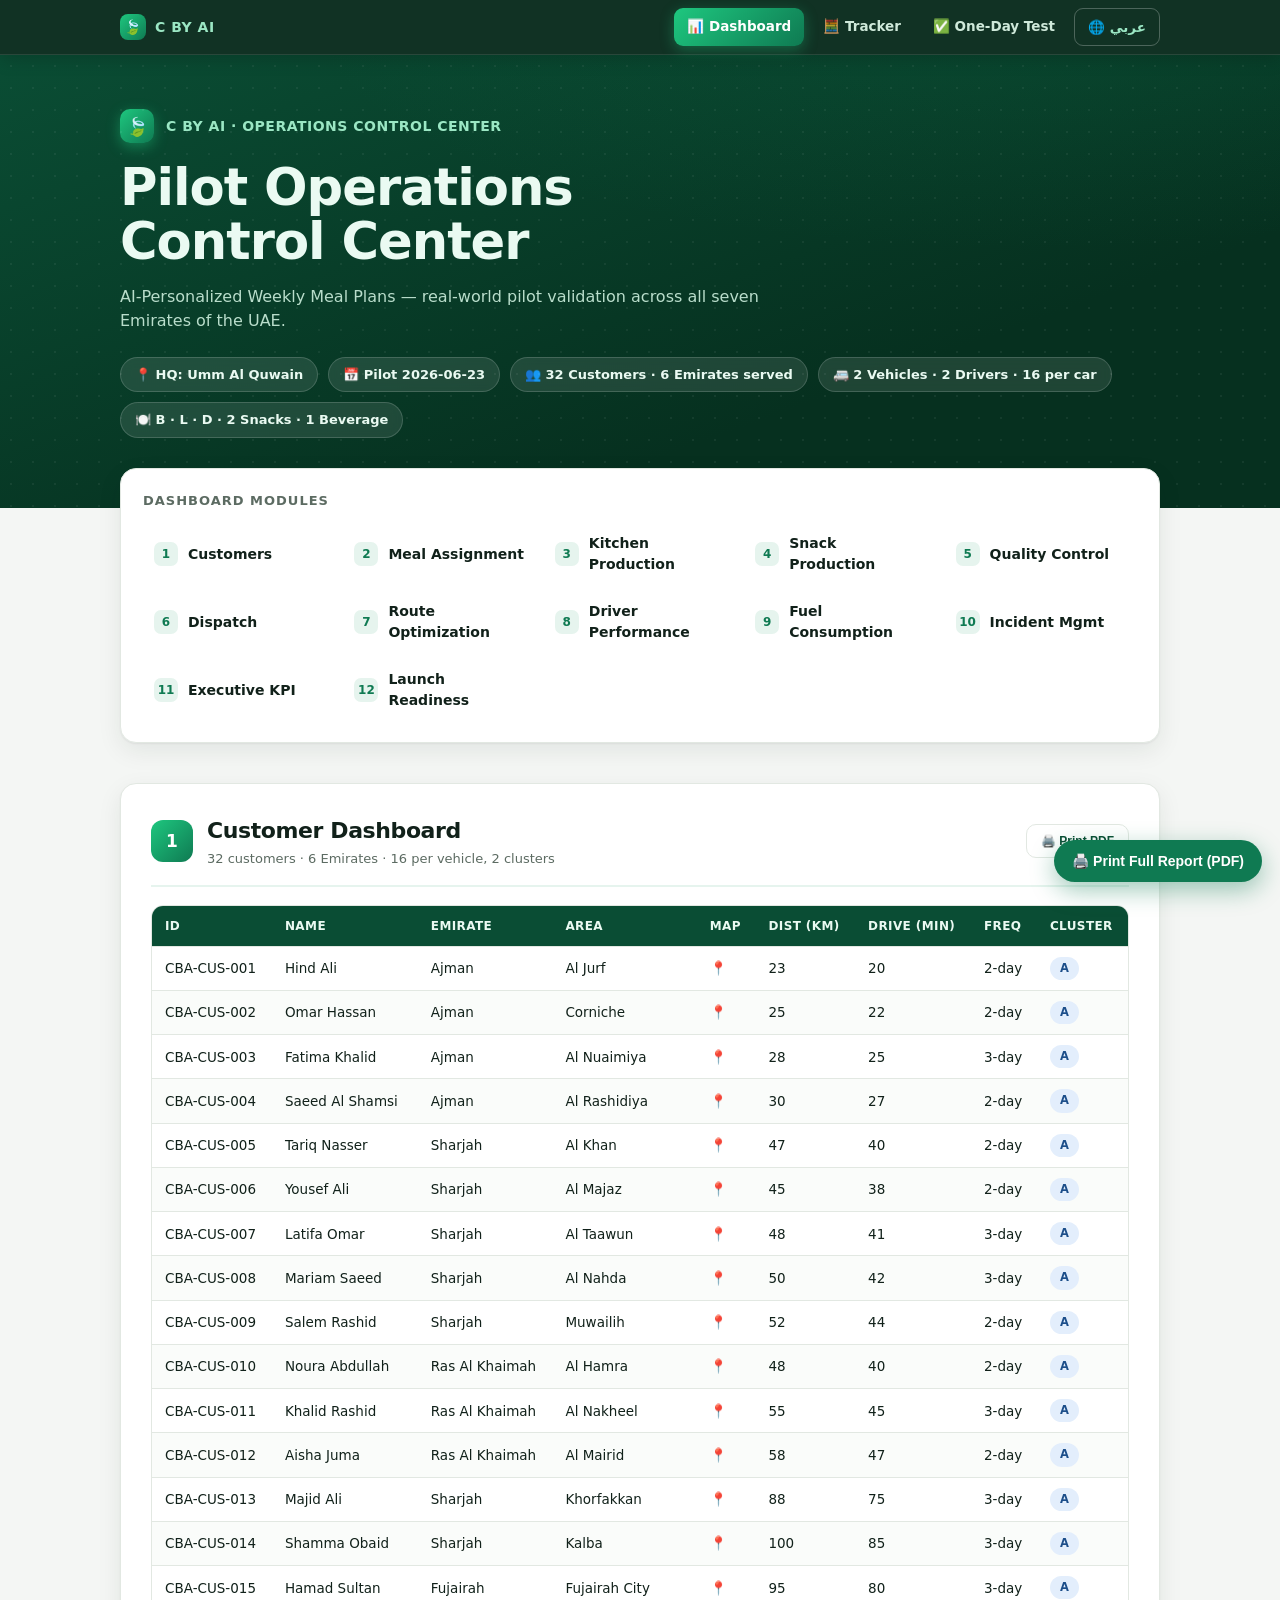
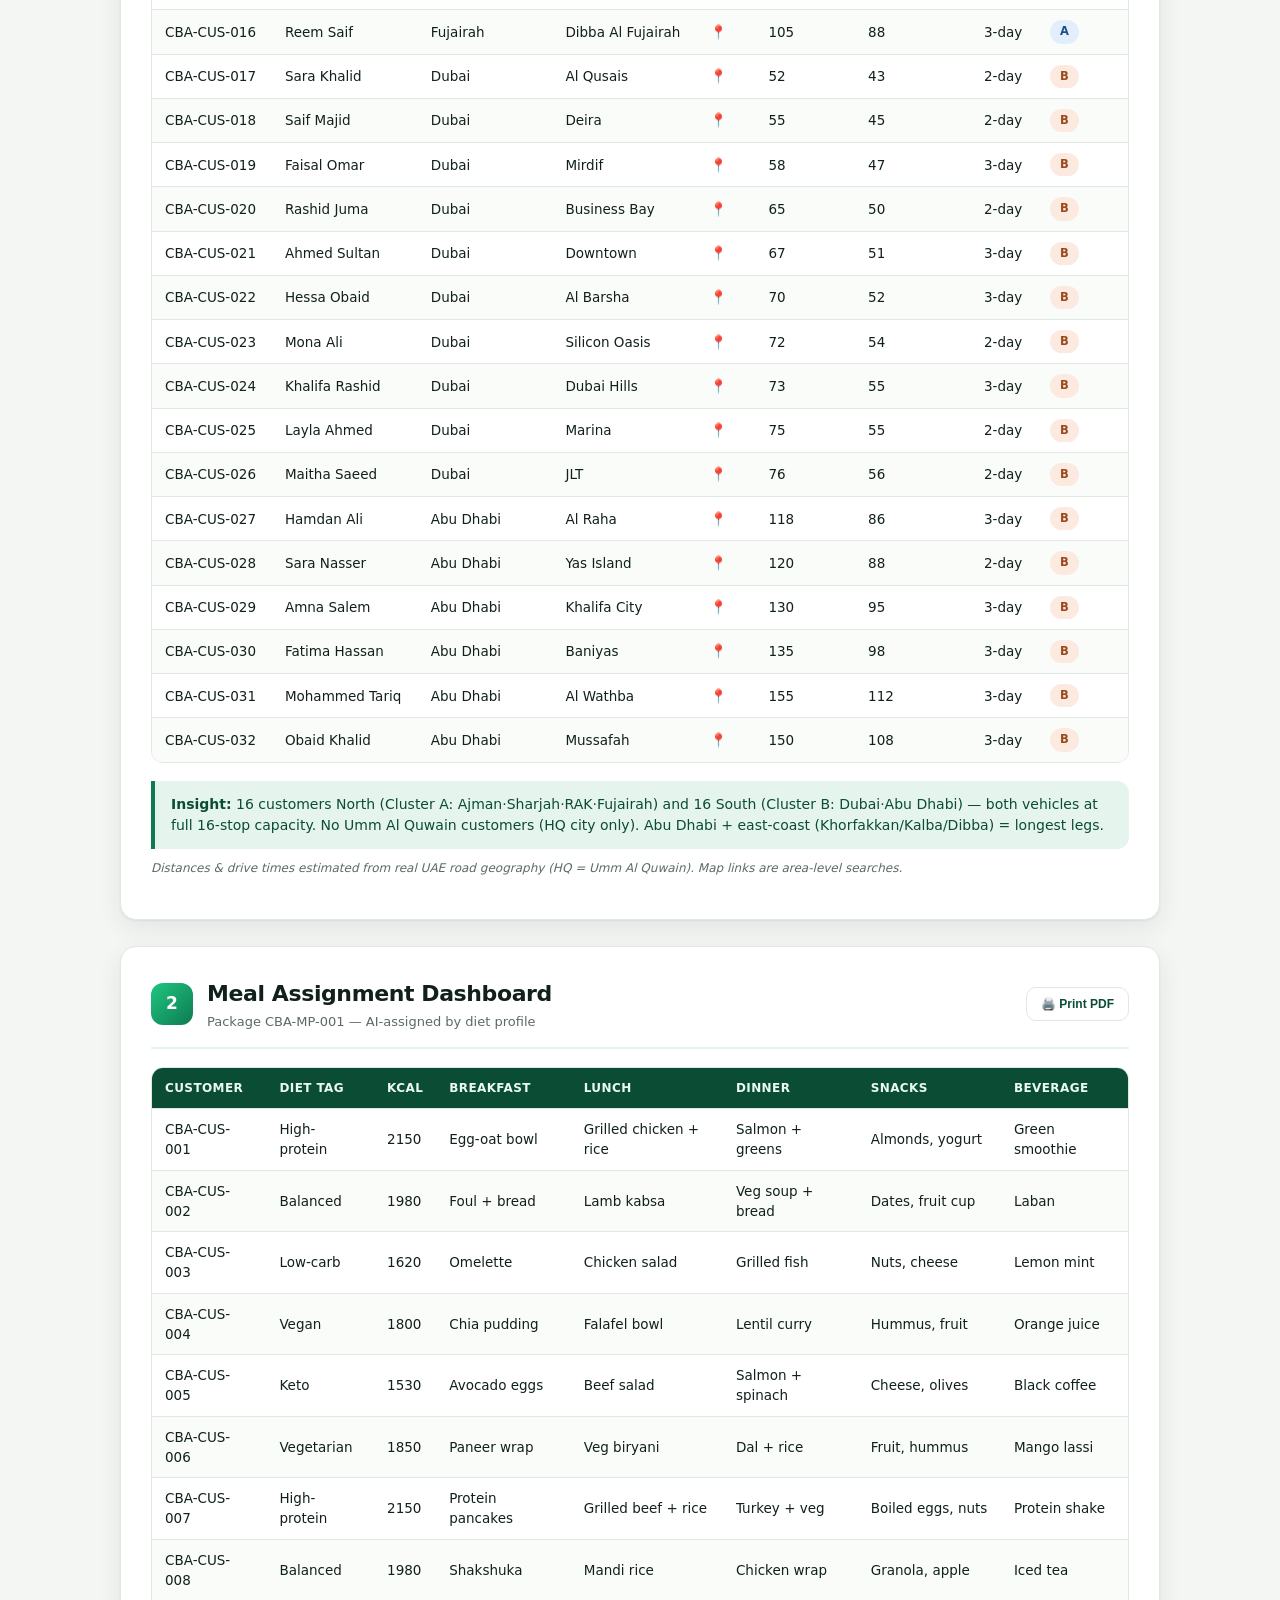
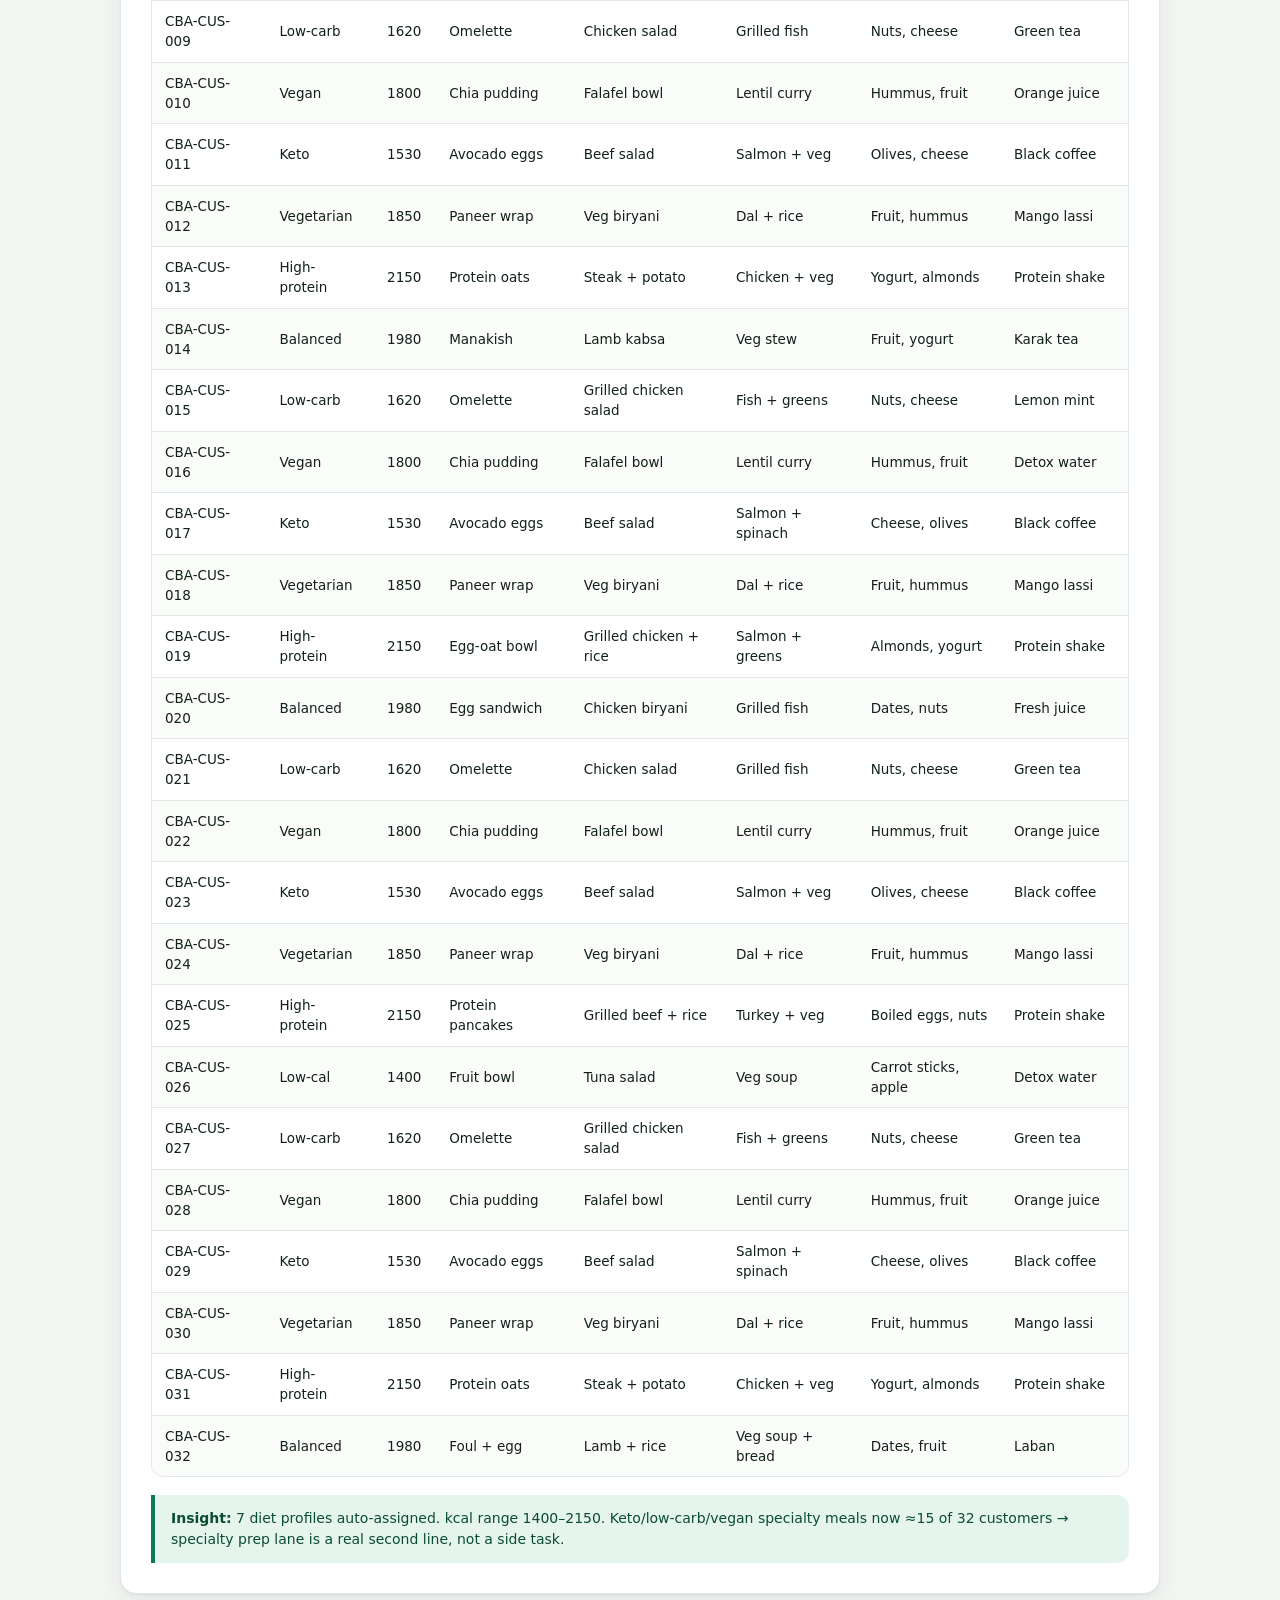
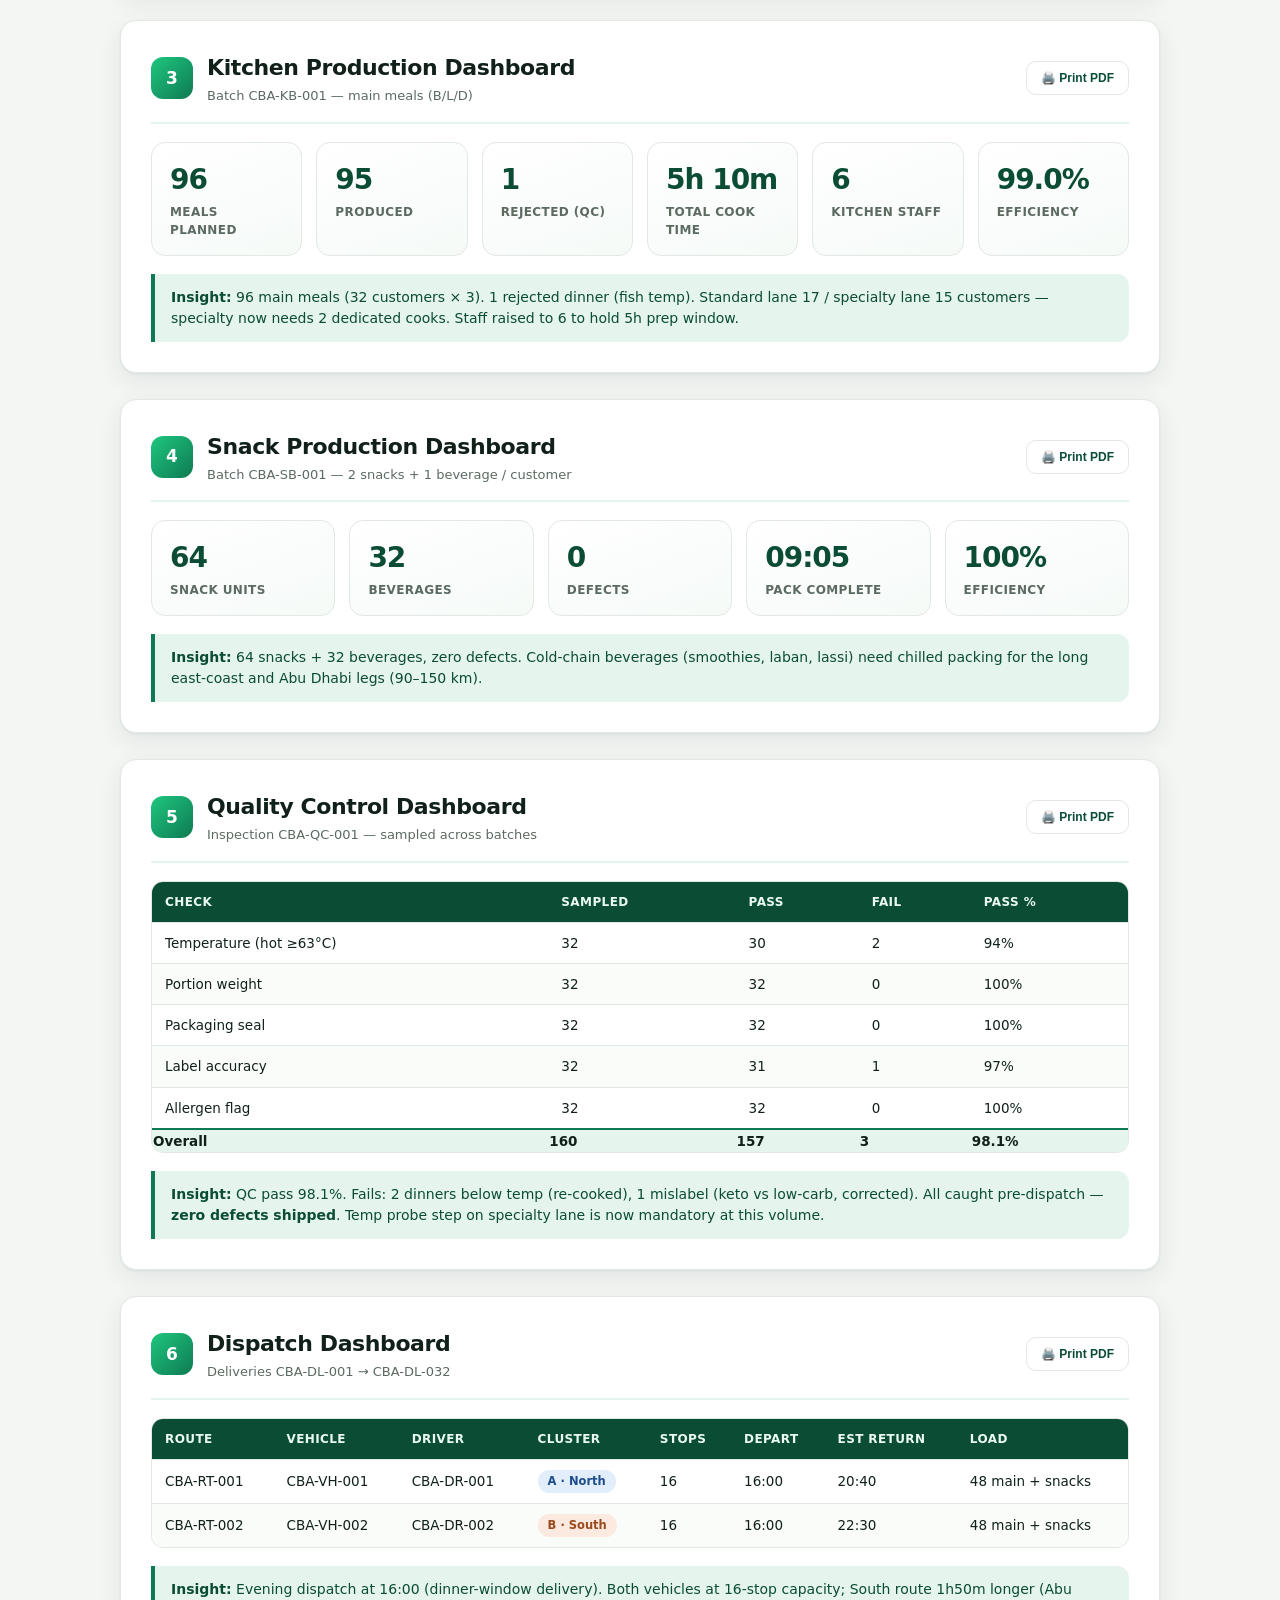
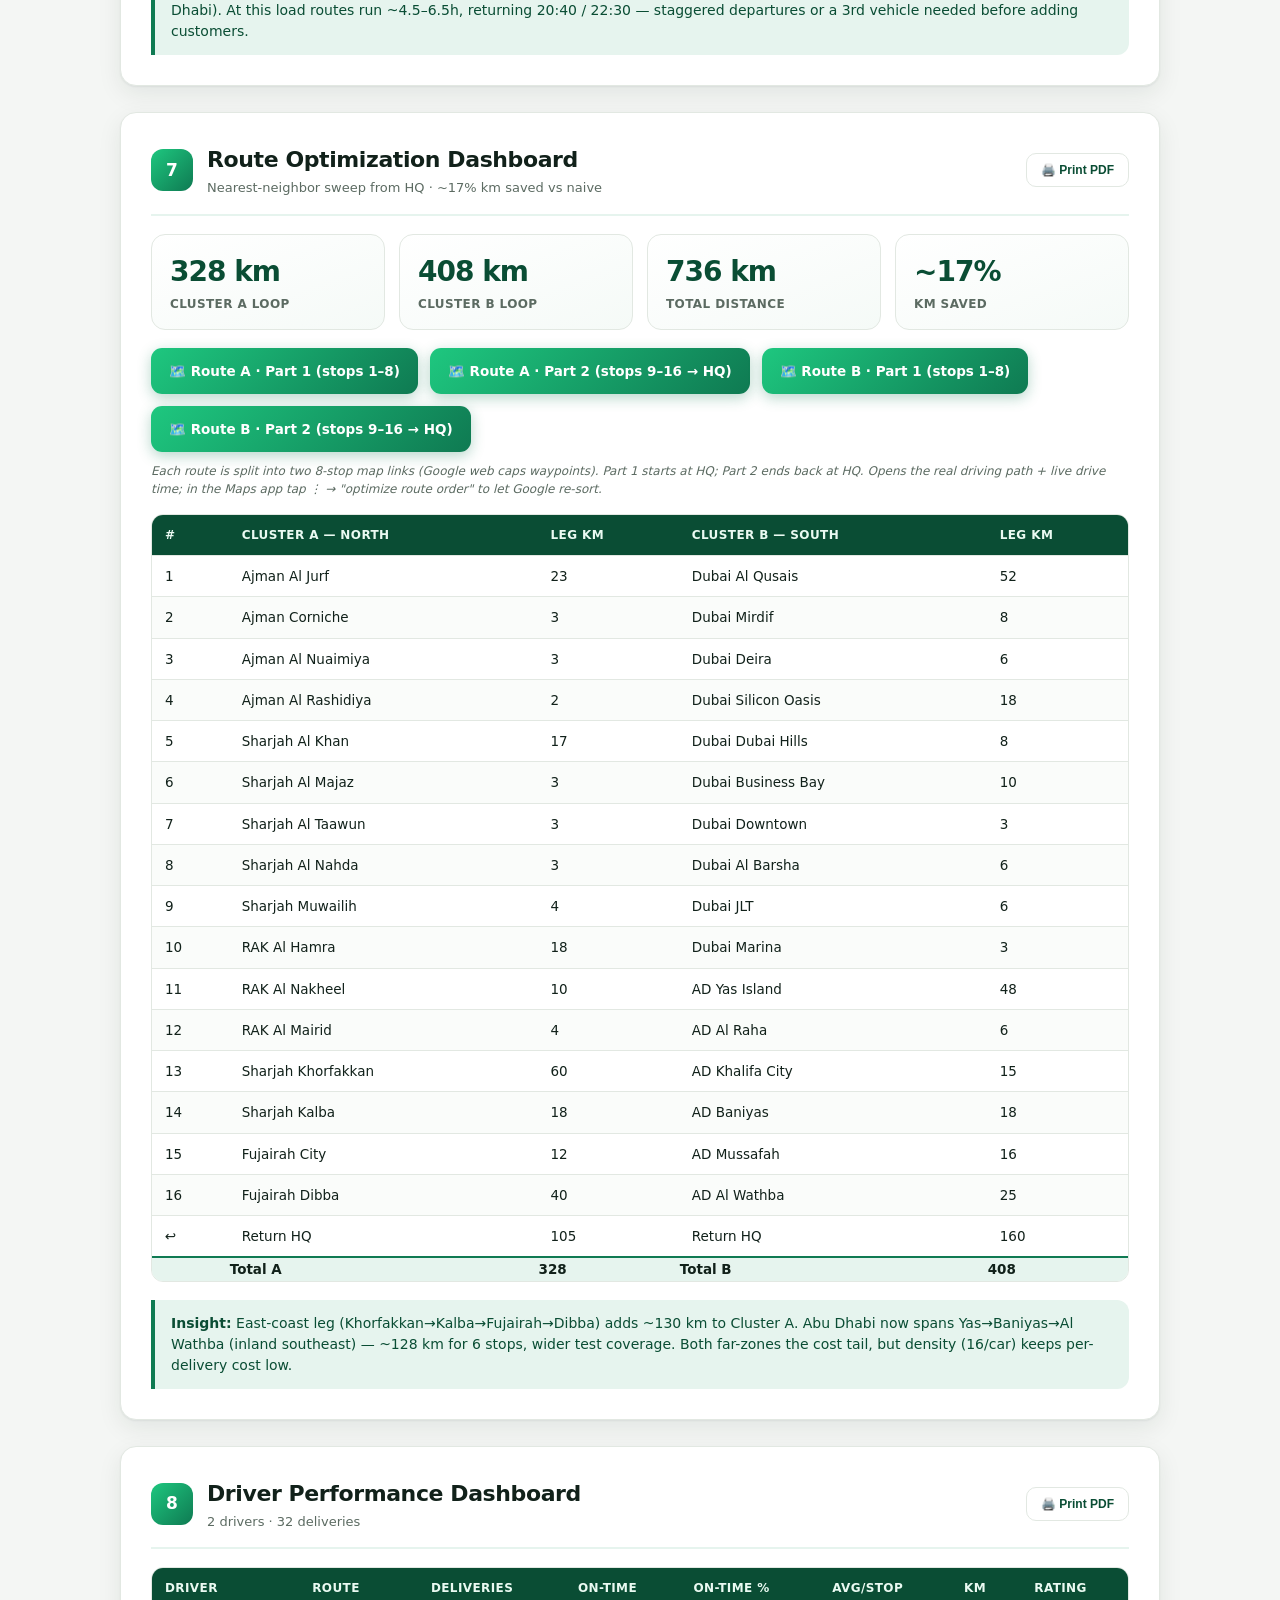
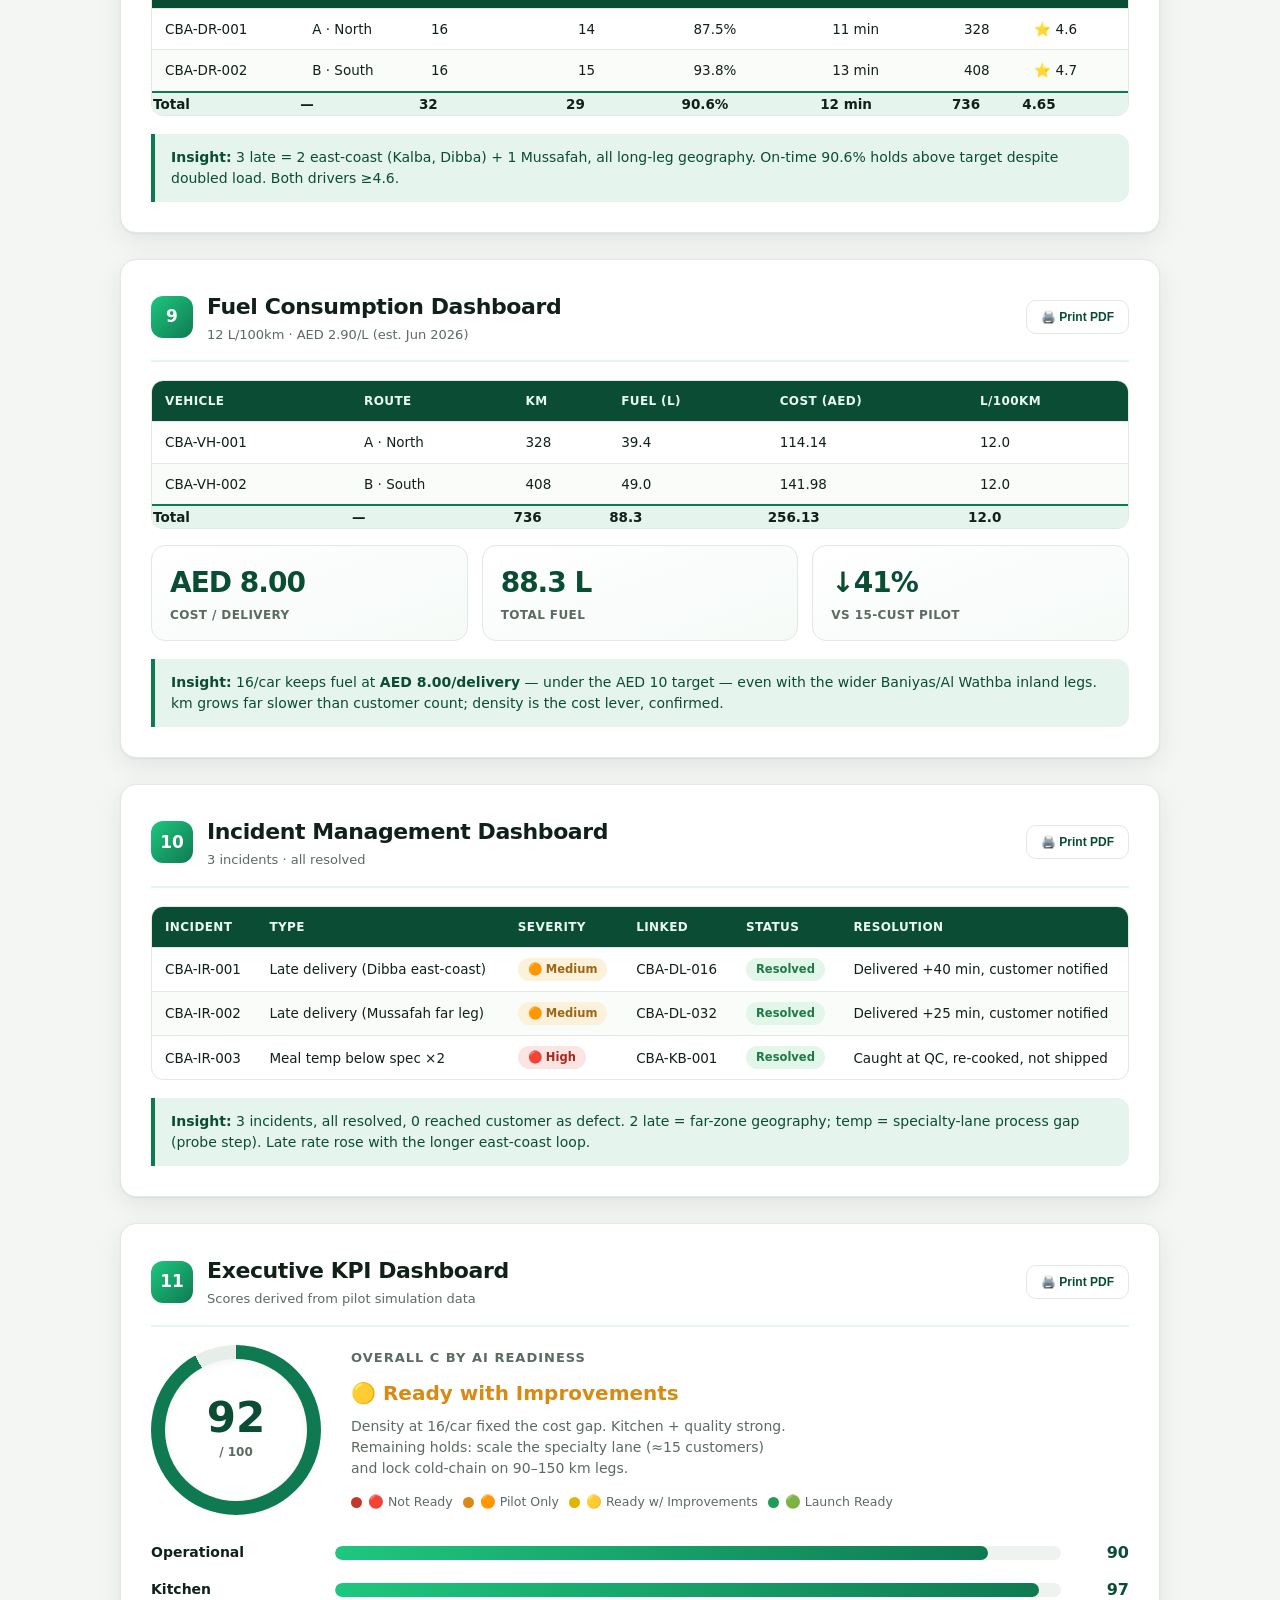
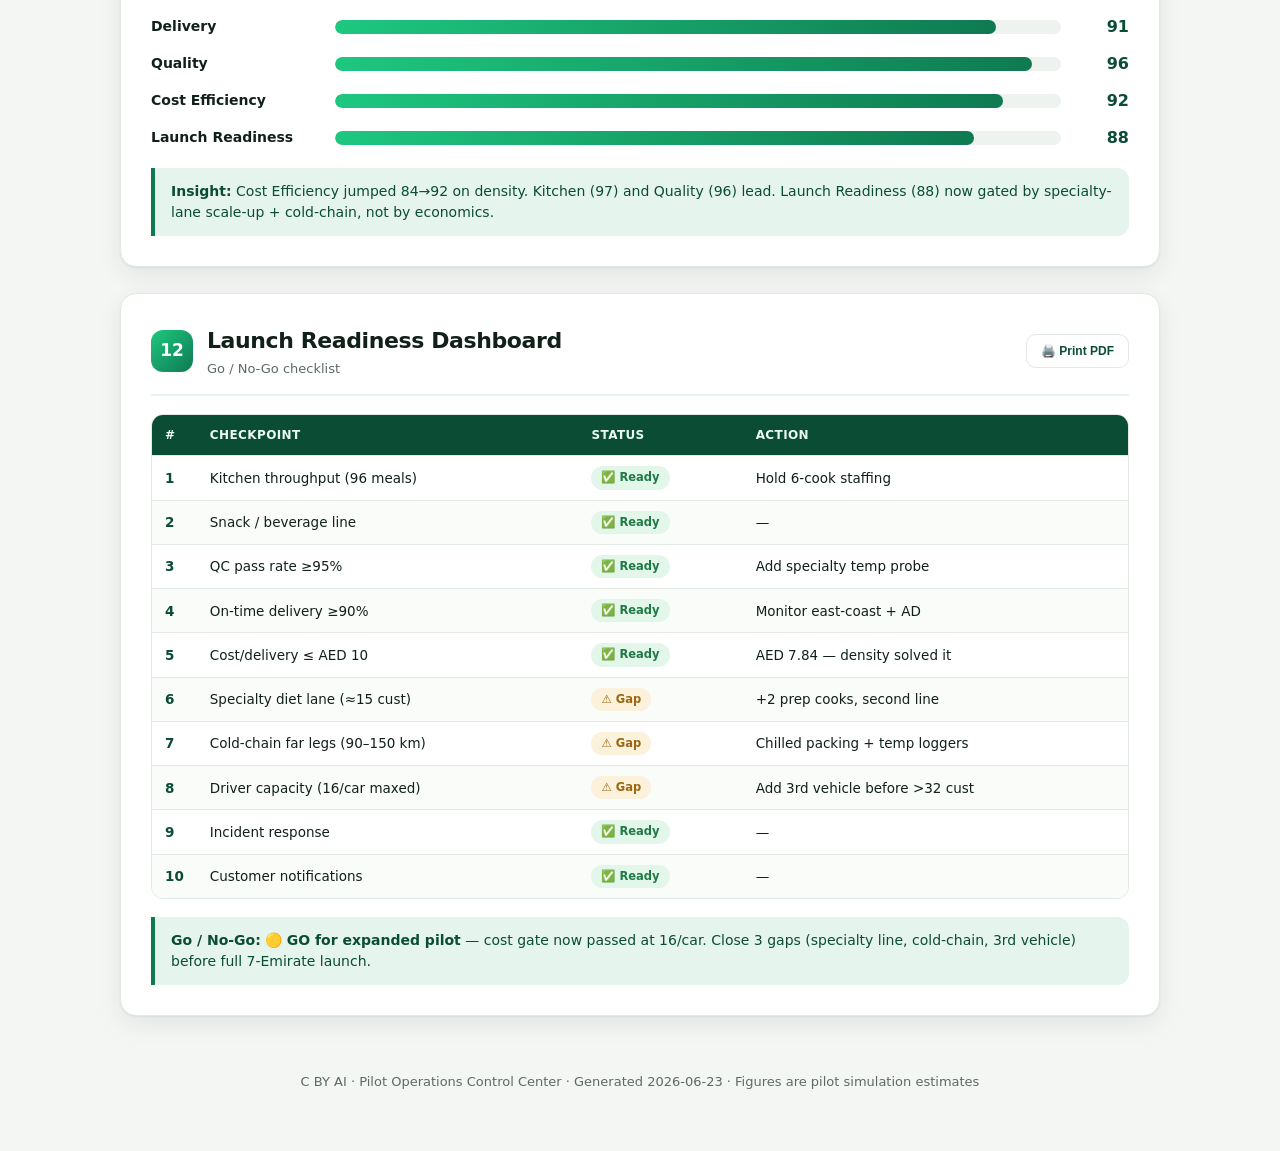
<file: C-BY-AI-Pilot-Dashboard.html>
<!DOCTYPE html>
<html lang="en">
<head>
<meta charset="UTF-8">
<meta name="viewport" content="width=device-width, initial-scale=1.0">
<title>C BY AI — Pilot Operations Control Center</title>
<style>
  :root{
    --bg:#f4f6f4;
    --surface:#ffffff;
    --ink:#11211a;
    --muted:#5c6b62;
    --line:#e2e8e2;
    --brand:#0f7a52;
    --brand-soft:#e6f4ee;
    --brand-deep:#0a4d34;
    --gold:#b9883b;
    --red:#c0392b;
    --amber:#d98a14;
    --green:#1f9d57;
    --shadow:0 1px 2px rgba(16,40,30,.06),0 8px 24px rgba(16,40,30,.08);
    --radius:16px;
    --maxw:1080px;
  }
  *{box-sizing:border-box}
  html{scroll-behavior:smooth}
  body{
    margin:0;background:var(--bg);color:var(--ink);
    font-family:"Segoe UI",-apple-system,system-ui,sans-serif;
    line-height:1.5;-webkit-font-smoothing:antialiased;
  }
  .wrap{max-width:var(--maxw);margin:0 auto;padding:0 20px}

  /* ---------- HERO ---------- */
  .hero{
    background:
      radial-gradient(1200px 400px at 80% -10%,rgba(15,122,82,.18),transparent 60%),
      linear-gradient(160deg,var(--brand-deep),#06301f 70%);
    color:#eafaf2;padding:54px 0 70px;position:relative;overflow:hidden;
  }
  .hero:after{content:"";position:absolute;inset:0;opacity:.06;
    background-image:radial-gradient(circle,#fff 1px,transparent 1.4px);
    background-size:22px 22px;pointer-events:none}
  .brand-mark{display:inline-flex;align-items:center;gap:12px;font-weight:800;
    letter-spacing:.5px;font-size:14px;text-transform:uppercase;color:#9be7c4}
  .brand-dot{width:34px;height:34px;border-radius:10px;background:linear-gradient(135deg,#1ec77f,#0f7a52);
    display:grid;place-items:center;font-size:18px;box-shadow:0 4px 14px rgba(30,199,127,.45)}
  h1.title{font-size:clamp(30px,4vw,52px);margin:18px 0 6px;font-weight:800;line-height:1.05;letter-spacing:-1px}
  .sub{color:#b9ddcb;font-size:16px;max-width:640px}
  .meta-row{display:flex;flex-wrap:wrap;gap:10px;margin-top:24px}
  .chip{background:rgba(255,255,255,.1);border:1px solid rgba(255,255,255,.16);
    padding:7px 14px;border-radius:999px;font-size:13px;font-weight:600;backdrop-filter:blur(6px)}

  /* ---------- TOC ---------- */
  .toc{background:var(--surface);border:1px solid var(--line);border-radius:var(--radius);
    box-shadow:var(--shadow);padding:22px;margin:-40px 0 40px;position:relative;z-index:2}
  .toc h3{margin:0 0 14px;font-size:13px;text-transform:uppercase;letter-spacing:1px;color:var(--muted)}
  .toc-grid{display:grid;grid-template-columns:repeat(auto-fill,minmax(190px,1fr));gap:8px}
  .toc a{display:flex;align-items:center;gap:10px;text-decoration:none;color:var(--ink);
    font-size:14px;font-weight:600;padding:9px 11px;border-radius:10px;transition:.15s}
  .toc a:hover{background:var(--brand-soft);color:var(--brand-deep)}
  .toc a span{display:grid;place-items:center;width:24px;height:24px;border-radius:7px;
    background:var(--brand-soft);color:var(--brand);font-size:12px;font-weight:800;flex:none}

  /* ---------- SECTION ---------- */
  section{background:var(--surface);border:1px solid var(--line);border-radius:var(--radius);
    box-shadow:var(--shadow);padding:30px;margin:0 0 26px;scroll-margin-top:66px}
  .sec-head{display:flex;align-items:center;justify-content:space-between;gap:16px;
    margin-bottom:18px;padding-bottom:16px;border-bottom:2px solid var(--brand-soft)}
  .sec-head .lhs{display:flex;align-items:center;gap:14px}
  .sec-num{width:42px;height:42px;border-radius:12px;flex:none;display:grid;place-items:center;
    font-weight:800;font-size:17px;color:#fff;background:linear-gradient(135deg,#1ec77f,#0f7a52)}
  .sec-head h2{margin:0;font-size:22px;font-weight:800;letter-spacing:-.4px}
  .sec-head p{margin:2px 0 0;font-size:13px;color:var(--muted)}
  .printbtn{flex:none;border:1px solid var(--line);background:#fff;color:var(--brand-deep);
    font-weight:700;font-size:12px;padding:9px 14px;border-radius:10px;cursor:pointer;
    display:inline-flex;align-items:center;gap:7px;transition:.15s}
  .printbtn:hover{background:var(--brand);color:#fff;border-color:var(--brand)}

  /* ---------- TABLE ---------- */
  .tbl-scroll{overflow-x:auto;border-radius:12px;border:1px solid var(--line)}
  table{border-collapse:collapse;width:100%;font-size:13.5px;min-width:520px}
  thead th{background:var(--brand-deep);color:#eafaf2;text-align:left;padding:11px 13px;
    font-weight:700;font-size:12px;text-transform:uppercase;letter-spacing:.4px;white-space:nowrap}
  tbody td{padding:10px 13px;border-top:1px solid var(--line)}
  tbody tr:nth-child(even){background:#fafcfa}
  tbody tr:hover{background:var(--brand-soft)}
  td a{color:var(--brand);text-decoration:none;font-weight:700}
  .tfoot td{font-weight:800;background:var(--brand-soft);border-top:2px solid var(--brand)}

  /* ---------- KPI / STATS ---------- */
  .stat-grid{display:grid;grid-template-columns:repeat(auto-fit,minmax(150px,1fr));gap:14px}
  .stat{background:linear-gradient(160deg,#fff,#f5faf7);border:1px solid var(--line);
    border-radius:14px;padding:16px 18px}
  .stat .v{font-size:28px;font-weight:800;color:var(--brand-deep);letter-spacing:-1px}
  .stat .l{font-size:12px;color:var(--muted);font-weight:600;text-transform:uppercase;letter-spacing:.4px;margin-top:2px}

  /* ---------- INSIGHT ---------- */
  .insight{margin-top:18px;background:var(--brand-soft);border-left:4px solid var(--brand);
    border-radius:0 12px 12px 0;padding:13px 16px;font-size:14px;color:var(--brand-deep)}
  .insight b{color:var(--brand-deep)}

  /* ---------- BADGES ---------- */
  .badge{display:inline-block;padding:3px 10px;border-radius:999px;font-size:11.5px;font-weight:800;white-space:nowrap}
  .b-A{background:#e3eefc;color:#1c4e8a}
  .b-B{background:#fce9e0;color:#9a4b1e}
  .b-ok{background:#e2f6ea;color:#1f7a45}
  .b-warn{background:#fcf1da;color:#9a6712}
  .b-crit{background:#fbe4e1;color:#a02a1d}

  /* ---------- BARS (KPI viz) ---------- */
  .kpi-bars{display:grid;gap:13px;margin-top:6px}
  .kpi-row{display:grid;grid-template-columns:170px 1fr 54px;align-items:center;gap:14px}
  .kpi-row .name{font-weight:700;font-size:14px}
  .kpi-track{height:14px;background:#eef3ef;border-radius:999px;overflow:hidden}
  .kpi-fill{height:100%;border-radius:999px;background:linear-gradient(90deg,#1ec77f,#0f7a52)}
  .kpi-row .pct{font-weight:800;text-align:right;color:var(--brand-deep)}

  /* ---------- OVERALL SCORE RING ---------- */
  .overall{display:grid;grid-template-columns:auto 1fr;gap:30px;align-items:center}
  .ring{--p:92;width:170px;height:170px;border-radius:50%;flex:none;display:grid;place-items:center;
    background:conic-gradient(var(--brand) calc(var(--p)*1%),#e7eee9 0);position:relative}
  .ring:before{content:"";position:absolute;inset:14px;border-radius:50%;background:#fff;box-shadow:inset 0 2px 8px rgba(0,0,0,.05)}
  .ring .rv{position:relative;text-align:center}
  .ring .rv b{font-size:42px;font-weight:800;color:var(--brand-deep);display:block;line-height:1}
  .ring .rv small{font-size:12px;color:var(--muted);font-weight:600}
  .rating{display:inline-block;margin-top:10px;font-size:20px;font-weight:800}
  .rating.y{color:var(--amber)}
  .legend{display:flex;flex-wrap:wrap;gap:10px;margin-top:14px;font-size:12.5px;color:var(--muted)}
  .legend span{display:inline-flex;align-items:center;gap:6px}
  .dot{width:11px;height:11px;border-radius:50%;display:inline-block}

  /* ---------- CHECKLIST ---------- */
  .check td:first-child{font-weight:800;color:var(--brand-deep);width:44px}

  footer{text-align:center;color:var(--muted);font-size:13px;padding:30px 0 60px}
  .est-note{font-size:12px;color:var(--muted);font-style:italic;margin-top:10px}

  /* ===================== PRINT ===================== */
  @media print{
    @page{margin:14mm;size:A4}
    body{background:#fff}
    .hero{background:var(--brand-deep)!important;-webkit-print-color-adjust:exact;print-color-adjust:exact;padding:24px 0}
    .toc,.printbtn,.toolbar{display:none!important}
    .wrap{max-width:100%;padding:0}
    section{break-inside:avoid;page-break-inside:avoid;break-before:page;page-break-before:always;
      box-shadow:none;border:1px solid #ccc;margin:0 0 10mm}
    section:first-of-type{break-before:auto;page-break-before:auto}
    thead th,.sec-num,.kpi-fill,.ring,.stat,.insight,.badge{-webkit-print-color-adjust:exact;print-color-adjust:exact}
    tbody tr:hover{background:transparent}
    a[href]:after{content:""}
  }
  /* Per-section print: hide everything except .printing */
  body.printing-one .hero,
  body.printing-one .toc,
  body.printing-one .toolbar,
  body.printing-one .topnav,
  body.printing-one footer,
  body.printing-one section:not(.printing){display:none!important}
  body.printing-one section.printing{break-before:auto;page-break-before:auto;border:none;box-shadow:none}

  /* ---------- TOOLBAR ---------- */
  .toolbar{position:fixed;right:18px;bottom:18px;z-index:50;display:flex;gap:10px}
  .toolbar button{border:none;background:var(--brand);color:#fff;font-weight:700;font-size:14px;
    padding:13px 18px;border-radius:999px;cursor:pointer;box-shadow:0 8px 24px rgba(15,122,82,.4);
    display:inline-flex;align-items:center;gap:8px}
  .toolbar button:hover{background:var(--brand-deep)}
  @media(max-width:560px){.kpi-row{grid-template-columns:110px 1fr 44px}.overall{grid-template-columns:1fr;text-align:center;justify-items:center}}
</style>
</head>
<body>

<style>
  html{scroll-padding-top:66px}
  section{scroll-margin-top:66px}
  .topnav{position:sticky;top:0;z-index:100;background:rgba(8,42,28,.96);backdrop-filter:blur(10px);
    border-bottom:1px solid rgba(255,255,255,.1);box-shadow:0 4px 18px rgba(0,0,0,.18)}
  .nav-inner{max-width:1080px;margin:0 auto;padding:0 20px;height:54px;display:flex;align-items:center;justify-content:space-between;gap:16px}
  .nav-brand{display:inline-flex;align-items:center;gap:9px;color:#9be7c4;font-weight:800;font-size:14px;letter-spacing:.5px;text-decoration:none;text-transform:uppercase;white-space:nowrap}
  .nav-brand b{width:26px;height:26px;border-radius:8px;background:linear-gradient(135deg,#1ec77f,#0f7a52);display:grid;place-items:center;font-size:14px}
  .nav-links{display:flex;gap:6px;flex-wrap:wrap}
  .nav-links a{color:#cfe9da;text-decoration:none;font-weight:700;font-size:13.5px;padding:8px 13px;border-radius:9px;transition:.15s;white-space:nowrap}
  .nav-links a:hover{background:rgba(255,255,255,.1);color:#fff}
  .nav-links a.active{background:linear-gradient(135deg,#1ec77f,#0f7a52);color:#fff;box-shadow:0 4px 14px rgba(30,199,127,.35)}
  .nav-links a.lang{border:1px solid rgba(255,255,255,.25);color:#9be7c4}
  @media print{.topnav{display:none}}
  @media(max-width:560px){.nav-brand span{display:none}.nav-inner{height:auto;padding:8px 14px;flex-wrap:wrap}}
</style>
<nav class="topnav"><div class="nav-inner">
  <a class="nav-brand" href="C-BY-AI-Pilot-Dashboard.html"><b>🍃</b><span>C BY AI</span></a>
  <div class="nav-links">
    <a href="C-BY-AI-Pilot-Dashboard.html" class="active">📊 Dashboard</a>
    <a href="C-BY-AI-Pilot-Tracker.html">🧮 Tracker</a>
    <a href="C-BY-AI-One-Day-Test.html">✅ One-Day Test</a>
    <a href="C-BY-AI-Pilot-Dashboard-AR.html" class="lang">🌐 عربي</a>
  </div>
</div></nav>

<header class="hero">
  <div class="wrap">
    <div class="brand-mark"><span class="brand-dot">🍃</span> C BY AI · Operations Control Center</div>
    <h1 class="title">Pilot Operations<br>Control Center</h1>
    <p class="sub">AI-Personalized Weekly Meal Plans — real-world pilot validation across all seven Emirates of the UAE.</p>
    <div class="meta-row">
      <span class="chip">📍 HQ: Umm Al Quwain</span>
      <span class="chip">📅 Pilot 2026-06-23</span>
      <span class="chip">👥 32 Customers · 6 Emirates served</span>
      <span class="chip">🚐 2 Vehicles · 2 Drivers · 16 per car</span>
      <span class="chip">🍽️ B · L · D · 2 Snacks · 1 Beverage</span>
    </div>
  </div>
</header>

<div class="wrap">

  <!-- TOC -->
  <nav class="toc">
    <h3>Dashboard Modules</h3>
    <div class="toc-grid">
      <a href="#s1"><span>1</span> Customers</a>
      <a href="#s2"><span>2</span> Meal Assignment</a>
      <a href="#s3"><span>3</span> Kitchen Production</a>
      <a href="#s4"><span>4</span> Snack Production</a>
      <a href="#s5"><span>5</span> Quality Control</a>
      <a href="#s6"><span>6</span> Dispatch</a>
      <a href="#s7"><span>7</span> Route Optimization</a>
      <a href="#s8"><span>8</span> Driver Performance</a>
      <a href="#s9"><span>9</span> Fuel Consumption</a>
      <a href="#s10"><span>10</span> Incident Mgmt</a>
      <a href="#s11"><span>11</span> Executive KPI</a>
      <a href="#s12"><span>12</span> Launch Readiness</a>
    </div>
  </nav>

  <!-- 1 CUSTOMERS -->
  <section id="s1">
    <div class="sec-head">
      <div class="lhs"><div class="sec-num">1</div>
        <div><h2>Customer Dashboard</h2><p>32 customers · 6 Emirates · 16 per vehicle, 2 clusters</p></div></div>
      <button class="printbtn" onclick="printSection('s1')">🖨️ Print PDF</button>
    </div>
    <div class="tbl-scroll"><table>
      <thead><tr><th>ID</th><th>Name</th><th>Emirate</th><th>Area</th><th>Map</th><th>Dist (km)</th><th>Drive (min)</th><th>Freq</th><th>Cluster</th></tr></thead>
      <tbody>
        <tr><td>CBA-CUS-001</td><td>Hind Ali</td><td>Ajman</td><td>Al Jurf</td><td><a href="https://www.google.com/maps/search/?api=1&query=Al+Jurf,Ajman,UAE" target="_blank">📍</a></td><td>23</td><td>20</td><td>2-day</td><td><span class="badge b-A">A</span></td></tr>
        <tr><td>CBA-CUS-002</td><td>Omar Hassan</td><td>Ajman</td><td>Corniche</td><td><a href="https://www.google.com/maps/search/?api=1&query=Ajman+Corniche,Ajman,UAE" target="_blank">📍</a></td><td>25</td><td>22</td><td>2-day</td><td><span class="badge b-A">A</span></td></tr>
        <tr><td>CBA-CUS-003</td><td>Fatima Khalid</td><td>Ajman</td><td>Al Nuaimiya</td><td><a href="https://www.google.com/maps/search/?api=1&query=Al+Nuaimiya,Ajman,UAE" target="_blank">📍</a></td><td>28</td><td>25</td><td>3-day</td><td><span class="badge b-A">A</span></td></tr>
        <tr><td>CBA-CUS-004</td><td>Saeed Al Shamsi</td><td>Ajman</td><td>Al Rashidiya</td><td><a href="https://www.google.com/maps/search/?api=1&query=Al+Rashidiya,Ajman,UAE" target="_blank">📍</a></td><td>30</td><td>27</td><td>2-day</td><td><span class="badge b-A">A</span></td></tr>
        <tr><td>CBA-CUS-005</td><td>Tariq Nasser</td><td>Sharjah</td><td>Al Khan</td><td><a href="https://www.google.com/maps/search/?api=1&query=Al+Khan,Sharjah,UAE" target="_blank">📍</a></td><td>47</td><td>40</td><td>2-day</td><td><span class="badge b-A">A</span></td></tr>
        <tr><td>CBA-CUS-006</td><td>Yousef Ali</td><td>Sharjah</td><td>Al Majaz</td><td><a href="https://www.google.com/maps/search/?api=1&query=Al+Majaz,Sharjah,UAE" target="_blank">📍</a></td><td>45</td><td>38</td><td>2-day</td><td><span class="badge b-A">A</span></td></tr>
        <tr><td>CBA-CUS-007</td><td>Latifa Omar</td><td>Sharjah</td><td>Al Taawun</td><td><a href="https://www.google.com/maps/search/?api=1&query=Al+Taawun,Sharjah,UAE" target="_blank">📍</a></td><td>48</td><td>41</td><td>3-day</td><td><span class="badge b-A">A</span></td></tr>
        <tr><td>CBA-CUS-008</td><td>Mariam Saeed</td><td>Sharjah</td><td>Al Nahda</td><td><a href="https://www.google.com/maps/search/?api=1&query=Al+Nahda,Sharjah,UAE" target="_blank">📍</a></td><td>50</td><td>42</td><td>3-day</td><td><span class="badge b-A">A</span></td></tr>
        <tr><td>CBA-CUS-009</td><td>Salem Rashid</td><td>Sharjah</td><td>Muwailih</td><td><a href="https://www.google.com/maps/search/?api=1&query=Muwailih,Sharjah,UAE" target="_blank">📍</a></td><td>52</td><td>44</td><td>2-day</td><td><span class="badge b-A">A</span></td></tr>
        <tr><td>CBA-CUS-010</td><td>Noura Abdullah</td><td>Ras Al Khaimah</td><td>Al Hamra</td><td><a href="https://www.google.com/maps/search/?api=1&query=Al+Hamra,Ras+Al+Khaimah,UAE" target="_blank">📍</a></td><td>48</td><td>40</td><td>2-day</td><td><span class="badge b-A">A</span></td></tr>
        <tr><td>CBA-CUS-011</td><td>Khalid Rashid</td><td>Ras Al Khaimah</td><td>Al Nakheel</td><td><a href="https://www.google.com/maps/search/?api=1&query=Al+Nakheel,Ras+Al+Khaimah,UAE" target="_blank">📍</a></td><td>55</td><td>45</td><td>3-day</td><td><span class="badge b-A">A</span></td></tr>
        <tr><td>CBA-CUS-012</td><td>Aisha Juma</td><td>Ras Al Khaimah</td><td>Al Mairid</td><td><a href="https://www.google.com/maps/search/?api=1&query=Al+Mairid,Ras+Al+Khaimah,UAE" target="_blank">📍</a></td><td>58</td><td>47</td><td>2-day</td><td><span class="badge b-A">A</span></td></tr>
        <tr><td>CBA-CUS-013</td><td>Majid Ali</td><td>Sharjah</td><td>Khorfakkan</td><td><a href="https://www.google.com/maps/search/?api=1&query=Khorfakkan,Sharjah,UAE" target="_blank">📍</a></td><td>88</td><td>75</td><td>3-day</td><td><span class="badge b-A">A</span></td></tr>
        <tr><td>CBA-CUS-014</td><td>Shamma Obaid</td><td>Sharjah</td><td>Kalba</td><td><a href="https://www.google.com/maps/search/?api=1&query=Kalba,Sharjah,UAE" target="_blank">📍</a></td><td>100</td><td>85</td><td>3-day</td><td><span class="badge b-A">A</span></td></tr>
        <tr><td>CBA-CUS-015</td><td>Hamad Sultan</td><td>Fujairah</td><td>Fujairah City</td><td><a href="https://www.google.com/maps/search/?api=1&query=Fujairah+City,Fujairah,UAE" target="_blank">📍</a></td><td>95</td><td>80</td><td>3-day</td><td><span class="badge b-A">A</span></td></tr>
        <tr><td>CBA-CUS-016</td><td>Reem Saif</td><td>Fujairah</td><td>Dibba Al Fujairah</td><td><a href="https://www.google.com/maps/search/?api=1&query=Dibba+Al+Fujairah,Fujairah,UAE" target="_blank">📍</a></td><td>105</td><td>88</td><td>3-day</td><td><span class="badge b-A">A</span></td></tr>
        <tr><td>CBA-CUS-017</td><td>Sara Khalid</td><td>Dubai</td><td>Al Qusais</td><td><a href="https://www.google.com/maps/search/?api=1&query=Al+Qusais,Dubai,UAE" target="_blank">📍</a></td><td>52</td><td>43</td><td>2-day</td><td><span class="badge b-B">B</span></td></tr>
        <tr><td>CBA-CUS-018</td><td>Saif Majid</td><td>Dubai</td><td>Deira</td><td><a href="https://www.google.com/maps/search/?api=1&query=Deira,Dubai,UAE" target="_blank">📍</a></td><td>55</td><td>45</td><td>2-day</td><td><span class="badge b-B">B</span></td></tr>
        <tr><td>CBA-CUS-019</td><td>Faisal Omar</td><td>Dubai</td><td>Mirdif</td><td><a href="https://www.google.com/maps/search/?api=1&query=Mirdif,Dubai,UAE" target="_blank">📍</a></td><td>58</td><td>47</td><td>3-day</td><td><span class="badge b-B">B</span></td></tr>
        <tr><td>CBA-CUS-020</td><td>Rashid Juma</td><td>Dubai</td><td>Business Bay</td><td><a href="https://www.google.com/maps/search/?api=1&query=Business+Bay,Dubai,UAE" target="_blank">📍</a></td><td>65</td><td>50</td><td>2-day</td><td><span class="badge b-B">B</span></td></tr>
        <tr><td>CBA-CUS-021</td><td>Ahmed Sultan</td><td>Dubai</td><td>Downtown</td><td><a href="https://www.google.com/maps/search/?api=1&query=Downtown+Dubai,Dubai,UAE" target="_blank">📍</a></td><td>67</td><td>51</td><td>3-day</td><td><span class="badge b-B">B</span></td></tr>
        <tr><td>CBA-CUS-022</td><td>Hessa Obaid</td><td>Dubai</td><td>Al Barsha</td><td><a href="https://www.google.com/maps/search/?api=1&query=Al+Barsha,Dubai,UAE" target="_blank">📍</a></td><td>70</td><td>52</td><td>3-day</td><td><span class="badge b-B">B</span></td></tr>
        <tr><td>CBA-CUS-023</td><td>Mona Ali</td><td>Dubai</td><td>Silicon Oasis</td><td><a href="https://www.google.com/maps/search/?api=1&query=Dubai+Silicon+Oasis,Dubai,UAE" target="_blank">📍</a></td><td>72</td><td>54</td><td>2-day</td><td><span class="badge b-B">B</span></td></tr>
        <tr><td>CBA-CUS-024</td><td>Khalifa Rashid</td><td>Dubai</td><td>Dubai Hills</td><td><a href="https://www.google.com/maps/search/?api=1&query=Dubai+Hills,Dubai,UAE" target="_blank">📍</a></td><td>73</td><td>55</td><td>3-day</td><td><span class="badge b-B">B</span></td></tr>
        <tr><td>CBA-CUS-025</td><td>Layla Ahmed</td><td>Dubai</td><td>Marina</td><td><a href="https://www.google.com/maps/search/?api=1&query=Dubai+Marina,Dubai,UAE" target="_blank">📍</a></td><td>75</td><td>55</td><td>2-day</td><td><span class="badge b-B">B</span></td></tr>
        <tr><td>CBA-CUS-026</td><td>Maitha Saeed</td><td>Dubai</td><td>JLT</td><td><a href="https://www.google.com/maps/search/?api=1&query=Jumeirah+Lake+Towers,Dubai,UAE" target="_blank">📍</a></td><td>76</td><td>56</td><td>2-day</td><td><span class="badge b-B">B</span></td></tr>
        <tr><td>CBA-CUS-027</td><td>Hamdan Ali</td><td>Abu Dhabi</td><td>Al Raha</td><td><a href="https://www.google.com/maps/search/?api=1&query=Al+Raha,Abu+Dhabi,UAE" target="_blank">📍</a></td><td>118</td><td>86</td><td>3-day</td><td><span class="badge b-B">B</span></td></tr>
        <tr><td>CBA-CUS-028</td><td>Sara Nasser</td><td>Abu Dhabi</td><td>Yas Island</td><td><a href="https://www.google.com/maps/search/?api=1&query=Yas+Island,Abu+Dhabi,UAE" target="_blank">📍</a></td><td>120</td><td>88</td><td>2-day</td><td><span class="badge b-B">B</span></td></tr>
        <tr><td>CBA-CUS-029</td><td>Amna Salem</td><td>Abu Dhabi</td><td>Khalifa City</td><td><a href="https://www.google.com/maps/search/?api=1&query=Khalifa+City,Abu+Dhabi,UAE" target="_blank">📍</a></td><td>130</td><td>95</td><td>3-day</td><td><span class="badge b-B">B</span></td></tr>
        <tr><td>CBA-CUS-030</td><td>Fatima Hassan</td><td>Abu Dhabi</td><td>Baniyas</td><td><a href="https://www.google.com/maps/search/?api=1&query=Baniyas,Abu+Dhabi,UAE" target="_blank">📍</a></td><td>135</td><td>98</td><td>3-day</td><td><span class="badge b-B">B</span></td></tr>
        <tr><td>CBA-CUS-031</td><td>Mohammed Tariq</td><td>Abu Dhabi</td><td>Al Wathba</td><td><a href="https://www.google.com/maps/search/?api=1&query=Al+Wathba,Abu+Dhabi,UAE" target="_blank">📍</a></td><td>155</td><td>112</td><td>3-day</td><td><span class="badge b-B">B</span></td></tr>
        <tr><td>CBA-CUS-032</td><td>Obaid Khalid</td><td>Abu Dhabi</td><td>Mussafah</td><td><a href="https://www.google.com/maps/search/?api=1&query=Mussafah,Abu+Dhabi,UAE" target="_blank">📍</a></td><td>150</td><td>108</td><td>3-day</td><td><span class="badge b-B">B</span></td></tr>
      </tbody>
    </table></div>
    <div class="insight"><b>Insight:</b> 16 customers North (Cluster A: Ajman·Sharjah·RAK·Fujairah) and 16 South (Cluster B: Dubai·Abu Dhabi) — both vehicles at full 16-stop capacity. No Umm Al Quwain customers (HQ city only). Abu Dhabi + east-coast (Khorfakkan/Kalba/Dibba) = longest legs.</div>
    <p class="est-note">Distances & drive times estimated from real UAE road geography (HQ = Umm Al Quwain). Map links are area-level searches.</p>
  </section>

  <!-- 2 MEAL ASSIGNMENT -->
  <section id="s2">
    <div class="sec-head">
      <div class="lhs"><div class="sec-num">2</div>
        <div><h2>Meal Assignment Dashboard</h2><p>Package CBA-MP-001 — AI-assigned by diet profile</p></div></div>
      <button class="printbtn" onclick="printSection('s2')">🖨️ Print PDF</button>
    </div>
    <div class="tbl-scroll"><table>
      <thead><tr><th>Customer</th><th>Diet Tag</th><th>kcal</th><th>Breakfast</th><th>Lunch</th><th>Dinner</th><th>Snacks</th><th>Beverage</th></tr></thead>
      <tbody>
        <tr><td>CBA-CUS-001</td><td>High-protein</td><td>2150</td><td>Egg-oat bowl</td><td>Grilled chicken + rice</td><td>Salmon + greens</td><td>Almonds, yogurt</td><td>Green smoothie</td></tr>
        <tr><td>CBA-CUS-002</td><td>Balanced</td><td>1980</td><td>Foul + bread</td><td>Lamb kabsa</td><td>Veg soup + bread</td><td>Dates, fruit cup</td><td>Laban</td></tr>
        <tr><td>CBA-CUS-003</td><td>Low-carb</td><td>1620</td><td>Omelette</td><td>Chicken salad</td><td>Grilled fish</td><td>Nuts, cheese</td><td>Lemon mint</td></tr>
        <tr><td>CBA-CUS-004</td><td>Vegan</td><td>1800</td><td>Chia pudding</td><td>Falafel bowl</td><td>Lentil curry</td><td>Hummus, fruit</td><td>Orange juice</td></tr>
        <tr><td>CBA-CUS-005</td><td>Keto</td><td>1530</td><td>Avocado eggs</td><td>Beef salad</td><td>Salmon + spinach</td><td>Cheese, olives</td><td>Black coffee</td></tr>
        <tr><td>CBA-CUS-006</td><td>Vegetarian</td><td>1850</td><td>Paneer wrap</td><td>Veg biryani</td><td>Dal + rice</td><td>Fruit, hummus</td><td>Mango lassi</td></tr>
        <tr><td>CBA-CUS-007</td><td>High-protein</td><td>2150</td><td>Protein pancakes</td><td>Grilled beef + rice</td><td>Turkey + veg</td><td>Boiled eggs, nuts</td><td>Protein shake</td></tr>
        <tr><td>CBA-CUS-008</td><td>Balanced</td><td>1980</td><td>Shakshuka</td><td>Mandi rice</td><td>Chicken wrap</td><td>Granola, apple</td><td>Iced tea</td></tr>
        <tr><td>CBA-CUS-009</td><td>Low-carb</td><td>1620</td><td>Omelette</td><td>Chicken salad</td><td>Grilled fish</td><td>Nuts, cheese</td><td>Green tea</td></tr>
        <tr><td>CBA-CUS-010</td><td>Vegan</td><td>1800</td><td>Chia pudding</td><td>Falafel bowl</td><td>Lentil curry</td><td>Hummus, fruit</td><td>Orange juice</td></tr>
        <tr><td>CBA-CUS-011</td><td>Keto</td><td>1530</td><td>Avocado eggs</td><td>Beef salad</td><td>Salmon + veg</td><td>Olives, cheese</td><td>Black coffee</td></tr>
        <tr><td>CBA-CUS-012</td><td>Vegetarian</td><td>1850</td><td>Paneer wrap</td><td>Veg biryani</td><td>Dal + rice</td><td>Fruit, hummus</td><td>Mango lassi</td></tr>
        <tr><td>CBA-CUS-013</td><td>High-protein</td><td>2150</td><td>Protein oats</td><td>Steak + potato</td><td>Chicken + veg</td><td>Yogurt, almonds</td><td>Protein shake</td></tr>
        <tr><td>CBA-CUS-014</td><td>Balanced</td><td>1980</td><td>Manakish</td><td>Lamb kabsa</td><td>Veg stew</td><td>Fruit, yogurt</td><td>Karak tea</td></tr>
        <tr><td>CBA-CUS-015</td><td>Low-carb</td><td>1620</td><td>Omelette</td><td>Grilled chicken salad</td><td>Fish + greens</td><td>Nuts, cheese</td><td>Lemon mint</td></tr>
        <tr><td>CBA-CUS-016</td><td>Vegan</td><td>1800</td><td>Chia pudding</td><td>Falafel bowl</td><td>Lentil curry</td><td>Hummus, fruit</td><td>Detox water</td></tr>
        <tr><td>CBA-CUS-017</td><td>Keto</td><td>1530</td><td>Avocado eggs</td><td>Beef salad</td><td>Salmon + spinach</td><td>Cheese, olives</td><td>Black coffee</td></tr>
        <tr><td>CBA-CUS-018</td><td>Vegetarian</td><td>1850</td><td>Paneer wrap</td><td>Veg biryani</td><td>Dal + rice</td><td>Fruit, hummus</td><td>Mango lassi</td></tr>
        <tr><td>CBA-CUS-019</td><td>High-protein</td><td>2150</td><td>Egg-oat bowl</td><td>Grilled chicken + rice</td><td>Salmon + greens</td><td>Almonds, yogurt</td><td>Protein shake</td></tr>
        <tr><td>CBA-CUS-020</td><td>Balanced</td><td>1980</td><td>Egg sandwich</td><td>Chicken biryani</td><td>Grilled fish</td><td>Dates, nuts</td><td>Fresh juice</td></tr>
        <tr><td>CBA-CUS-021</td><td>Low-carb</td><td>1620</td><td>Omelette</td><td>Chicken salad</td><td>Grilled fish</td><td>Nuts, cheese</td><td>Green tea</td></tr>
        <tr><td>CBA-CUS-022</td><td>Vegan</td><td>1800</td><td>Chia pudding</td><td>Falafel bowl</td><td>Lentil curry</td><td>Hummus, fruit</td><td>Orange juice</td></tr>
        <tr><td>CBA-CUS-023</td><td>Keto</td><td>1530</td><td>Avocado eggs</td><td>Beef salad</td><td>Salmon + veg</td><td>Olives, cheese</td><td>Black coffee</td></tr>
        <tr><td>CBA-CUS-024</td><td>Vegetarian</td><td>1850</td><td>Paneer wrap</td><td>Veg biryani</td><td>Dal + rice</td><td>Fruit, hummus</td><td>Mango lassi</td></tr>
        <tr><td>CBA-CUS-025</td><td>High-protein</td><td>2150</td><td>Protein pancakes</td><td>Grilled beef + rice</td><td>Turkey + veg</td><td>Boiled eggs, nuts</td><td>Protein shake</td></tr>
        <tr><td>CBA-CUS-026</td><td>Low-cal</td><td>1400</td><td>Fruit bowl</td><td>Tuna salad</td><td>Veg soup</td><td>Carrot sticks, apple</td><td>Detox water</td></tr>
        <tr><td>CBA-CUS-027</td><td>Low-carb</td><td>1620</td><td>Omelette</td><td>Grilled chicken salad</td><td>Fish + greens</td><td>Nuts, cheese</td><td>Green tea</td></tr>
        <tr><td>CBA-CUS-028</td><td>Vegan</td><td>1800</td><td>Chia pudding</td><td>Falafel bowl</td><td>Lentil curry</td><td>Hummus, fruit</td><td>Orange juice</td></tr>
        <tr><td>CBA-CUS-029</td><td>Keto</td><td>1530</td><td>Avocado eggs</td><td>Beef salad</td><td>Salmon + spinach</td><td>Cheese, olives</td><td>Black coffee</td></tr>
        <tr><td>CBA-CUS-030</td><td>Vegetarian</td><td>1850</td><td>Paneer wrap</td><td>Veg biryani</td><td>Dal + rice</td><td>Fruit, hummus</td><td>Mango lassi</td></tr>
        <tr><td>CBA-CUS-031</td><td>High-protein</td><td>2150</td><td>Protein oats</td><td>Steak + potato</td><td>Chicken + veg</td><td>Yogurt, almonds</td><td>Protein shake</td></tr>
        <tr><td>CBA-CUS-032</td><td>Balanced</td><td>1980</td><td>Foul + egg</td><td>Lamb + rice</td><td>Veg soup + bread</td><td>Dates, fruit</td><td>Laban</td></tr>
      </tbody>
    </table></div>
    <div class="insight"><b>Insight:</b> 7 diet profiles auto-assigned. kcal range 1400–2150. Keto/low-carb/vegan specialty meals now ≈15 of 32 customers → specialty prep lane is a real second line, not a side task.</div>
  </section>

  <!-- 3 KITCHEN -->
  <section id="s3">
    <div class="sec-head">
      <div class="lhs"><div class="sec-num">3</div>
        <div><h2>Kitchen Production Dashboard</h2><p>Batch CBA-KB-001 — main meals (B/L/D)</p></div></div>
      <button class="printbtn" onclick="printSection('s3')">🖨️ Print PDF</button>
    </div>
    <div class="stat-grid">
      <div class="stat"><div class="v">96</div><div class="l">Meals Planned</div></div>
      <div class="stat"><div class="v">95</div><div class="l">Produced</div></div>
      <div class="stat"><div class="v">1</div><div class="l">Rejected (QC)</div></div>
      <div class="stat"><div class="v">5h 10m</div><div class="l">Total Cook Time</div></div>
      <div class="stat"><div class="v">6</div><div class="l">Kitchen Staff</div></div>
      <div class="stat"><div class="v">99.0%</div><div class="l">Efficiency</div></div>
    </div>
    <div class="insight"><b>Insight:</b> 96 main meals (32 customers × 3). 1 rejected dinner (fish temp). Standard lane 17 / specialty lane 15 customers — specialty now needs 2 dedicated cooks. Staff raised to 6 to hold 5h prep window.</div>
  </section>

  <!-- 4 SNACK -->
  <section id="s4">
    <div class="sec-head">
      <div class="lhs"><div class="sec-num">4</div>
        <div><h2>Snack Production Dashboard</h2><p>Batch CBA-SB-001 — 2 snacks + 1 beverage / customer</p></div></div>
      <button class="printbtn" onclick="printSection('s4')">🖨️ Print PDF</button>
    </div>
    <div class="stat-grid">
      <div class="stat"><div class="v">64</div><div class="l">Snack Units</div></div>
      <div class="stat"><div class="v">32</div><div class="l">Beverages</div></div>
      <div class="stat"><div class="v">0</div><div class="l">Defects</div></div>
      <div class="stat"><div class="v">09:05</div><div class="l">Pack Complete</div></div>
      <div class="stat"><div class="v">100%</div><div class="l">Efficiency</div></div>
    </div>
    <div class="insight"><b>Insight:</b> 64 snacks + 32 beverages, zero defects. Cold-chain beverages (smoothies, laban, lassi) need chilled packing for the long east-coast and Abu Dhabi legs (90–150 km).</div>
  </section>

  <!-- 5 QC -->
  <section id="s5">
    <div class="sec-head">
      <div class="lhs"><div class="sec-num">5</div>
        <div><h2>Quality Control Dashboard</h2><p>Inspection CBA-QC-001 — sampled across batches</p></div></div>
      <button class="printbtn" onclick="printSection('s5')">🖨️ Print PDF</button>
    </div>
    <div class="tbl-scroll"><table>
      <thead><tr><th>Check</th><th>Sampled</th><th>Pass</th><th>Fail</th><th>Pass %</th></tr></thead>
      <tbody>
        <tr><td>Temperature (hot ≥63°C)</td><td>32</td><td>30</td><td>2</td><td>94%</td></tr>
        <tr><td>Portion weight</td><td>32</td><td>32</td><td>0</td><td>100%</td></tr>
        <tr><td>Packaging seal</td><td>32</td><td>32</td><td>0</td><td>100%</td></tr>
        <tr><td>Label accuracy</td><td>32</td><td>31</td><td>1</td><td>97%</td></tr>
        <tr><td>Allergen flag</td><td>32</td><td>32</td><td>0</td><td>100%</td></tr>
      </tbody>
      <tfoot><tr class="tfoot"><td>Overall</td><td>160</td><td>157</td><td>3</td><td>98.1%</td></tr></tfoot>
    </table></div>
    <div class="insight"><b>Insight:</b> QC pass 98.1%. Fails: 2 dinners below temp (re-cooked), 1 mislabel (keto vs low-carb, corrected). All caught pre-dispatch — <b>zero defects shipped</b>. Temp probe step on specialty lane is now mandatory at this volume.</div>
  </section>

  <!-- 6 DISPATCH -->
  <section id="s6">
    <div class="sec-head">
      <div class="lhs"><div class="sec-num">6</div>
        <div><h2>Dispatch Dashboard</h2><p>Deliveries CBA-DL-001 → CBA-DL-032</p></div></div>
      <button class="printbtn" onclick="printSection('s6')">🖨️ Print PDF</button>
    </div>
    <div class="tbl-scroll"><table>
      <thead><tr><th>Route</th><th>Vehicle</th><th>Driver</th><th>Cluster</th><th>Stops</th><th>Depart</th><th>Est Return</th><th>Load</th></tr></thead>
      <tbody>
        <tr><td>CBA-RT-001</td><td>CBA-VH-001</td><td>CBA-DR-001</td><td><span class="badge b-A">A · North</span></td><td>16</td><td>16:00</td><td>20:40</td><td>48 main + snacks</td></tr>
        <tr><td>CBA-RT-002</td><td>CBA-VH-002</td><td>CBA-DR-002</td><td><span class="badge b-B">B · South</span></td><td>16</td><td>16:00</td><td>22:30</td><td>48 main + snacks</td></tr>
      </tbody>
    </table></div>
    <div class="insight"><b>Insight:</b> Evening dispatch at 16:00 (dinner-window delivery). Both vehicles at 16-stop capacity; South route 1h50m longer (Abu Dhabi). At this load routes run ~4.5–6.5h, returning 20:40 / 22:30 — staggered departures or a 3rd vehicle needed before adding customers.</div>
  </section>

  <!-- 7 ROUTE OPT -->
  <section id="s7">
    <div class="sec-head">
      <div class="lhs"><div class="sec-num">7</div>
        <div><h2>Route Optimization Dashboard</h2><p>Nearest-neighbor sweep from HQ · ~17% km saved vs naive</p></div></div>
      <button class="printbtn" onclick="printSection('s7')">🖨️ Print PDF</button>
    </div>
    <div class="stat-grid" style="margin-bottom:18px">
      <div class="stat"><div class="v">328 km</div><div class="l">Cluster A Loop</div></div>
      <div class="stat"><div class="v">408 km</div><div class="l">Cluster B Loop</div></div>
      <div class="stat"><div class="v">736 km</div><div class="l">Total Distance</div></div>
      <div class="stat"><div class="v">~17%</div><div class="l">Km Saved</div></div>
    </div>
    <div style="display:flex;gap:12px;flex-wrap:wrap;margin:0 0 18px">
      <a href="https://www.google.com/maps/dir/Umm+Al+Quwain,UAE/Al+Jurf,Ajman,UAE/Ajman+Corniche,Ajman,UAE/Al+Nuaimiya,Ajman,UAE/Al+Rashidiya,Ajman,UAE/Al+Khan,Sharjah,UAE/Al+Majaz,Sharjah,UAE/Al+Taawun,Sharjah,UAE/Al+Nahda,Sharjah,UAE" target="_blank" style="background:linear-gradient(135deg,#1ec77f,#0f7a52);color:#fff;padding:13px 18px;border-radius:11px;text-decoration:none;font-weight:700;font-size:13.5px;display:inline-flex;gap:8px;align-items:center;box-shadow:0 4px 14px rgba(15,122,82,.3)">🗺️ Route A · Part 1 (stops 1–8)</a>
      <a href="https://www.google.com/maps/dir/Muwailih,Sharjah,UAE/Al+Hamra,Ras+Al+Khaimah,UAE/Al+Nakheel,Ras+Al+Khaimah,UAE/Al+Mairid,Ras+Al+Khaimah,UAE/Khorfakkan,Sharjah,UAE/Kalba,Sharjah,UAE/Fujairah+City,Fujairah,UAE/Dibba+Al+Fujairah,UAE/Umm+Al+Quwain,UAE" target="_blank" style="background:linear-gradient(135deg,#1ec77f,#0f7a52);color:#fff;padding:13px 18px;border-radius:11px;text-decoration:none;font-weight:700;font-size:13.5px;display:inline-flex;gap:8px;align-items:center;box-shadow:0 4px 14px rgba(15,122,82,.3)">🗺️ Route A · Part 2 (stops 9–16 → HQ)</a>
      <a href="https://www.google.com/maps/dir/Umm+Al+Quwain,UAE/Al+Qusais,Dubai,UAE/Mirdif,Dubai,UAE/Deira,Dubai,UAE/Dubai+Silicon+Oasis,UAE/Dubai+Hills,Dubai,UAE/Business+Bay,Dubai,UAE/Downtown+Dubai,UAE/Al+Barsha,Dubai,UAE" target="_blank" style="background:linear-gradient(135deg,#1ec77f,#0f7a52);color:#fff;padding:13px 18px;border-radius:11px;text-decoration:none;font-weight:700;font-size:13.5px;display:inline-flex;gap:8px;align-items:center;box-shadow:0 4px 14px rgba(15,122,82,.3)">🗺️ Route B · Part 1 (stops 1–8)</a>
      <a href="https://www.google.com/maps/dir/Jumeirah+Lake+Towers,Dubai,UAE/Dubai+Marina,UAE/Yas+Island,Abu+Dhabi,UAE/Al+Raha,Abu+Dhabi,UAE/Khalifa+City,Abu+Dhabi,UAE/Baniyas,Abu+Dhabi,UAE/Mussafah,Abu+Dhabi,UAE/Al+Wathba,Abu+Dhabi,UAE/Umm+Al+Quwain,UAE" target="_blank" style="background:linear-gradient(135deg,#1ec77f,#0f7a52);color:#fff;padding:13px 18px;border-radius:11px;text-decoration:none;font-weight:700;font-size:13.5px;display:inline-flex;gap:8px;align-items:center;box-shadow:0 4px 14px rgba(15,122,82,.3)">🗺️ Route B · Part 2 (stops 9–16 → HQ)</a>
    </div>
    <p class="est-note" style="margin:-8px 0 16px">Each route is split into two 8-stop map links (Google web caps waypoints). Part 1 starts at HQ; Part 2 ends back at HQ. Opens the real driving path + live drive time; in the Maps app tap ⋮ → "optimize route order" to let Google re-sort.</p>
    <div class="tbl-scroll"><table>
      <thead><tr><th>#</th><th>Cluster A — North</th><th>Leg km</th><th>Cluster B — South</th><th>Leg km</th></tr></thead>
      <tbody>
        <tr><td>1</td><td>Ajman Al Jurf</td><td>23</td><td>Dubai Al Qusais</td><td>52</td></tr>
        <tr><td>2</td><td>Ajman Corniche</td><td>3</td><td>Dubai Mirdif</td><td>8</td></tr>
        <tr><td>3</td><td>Ajman Al Nuaimiya</td><td>3</td><td>Dubai Deira</td><td>6</td></tr>
        <tr><td>4</td><td>Ajman Al Rashidiya</td><td>2</td><td>Dubai Silicon Oasis</td><td>18</td></tr>
        <tr><td>5</td><td>Sharjah Al Khan</td><td>17</td><td>Dubai Dubai Hills</td><td>8</td></tr>
        <tr><td>6</td><td>Sharjah Al Majaz</td><td>3</td><td>Dubai Business Bay</td><td>10</td></tr>
        <tr><td>7</td><td>Sharjah Al Taawun</td><td>3</td><td>Dubai Downtown</td><td>3</td></tr>
        <tr><td>8</td><td>Sharjah Al Nahda</td><td>3</td><td>Dubai Al Barsha</td><td>6</td></tr>
        <tr><td>9</td><td>Sharjah Muwailih</td><td>4</td><td>Dubai JLT</td><td>6</td></tr>
        <tr><td>10</td><td>RAK Al Hamra</td><td>18</td><td>Dubai Marina</td><td>3</td></tr>
        <tr><td>11</td><td>RAK Al Nakheel</td><td>10</td><td>AD Yas Island</td><td>48</td></tr>
        <tr><td>12</td><td>RAK Al Mairid</td><td>4</td><td>AD Al Raha</td><td>6</td></tr>
        <tr><td>13</td><td>Sharjah Khorfakkan</td><td>60</td><td>AD Khalifa City</td><td>15</td></tr>
        <tr><td>14</td><td>Sharjah Kalba</td><td>18</td><td>AD Baniyas</td><td>18</td></tr>
        <tr><td>15</td><td>Fujairah City</td><td>12</td><td>AD Mussafah</td><td>16</td></tr>
        <tr><td>16</td><td>Fujairah Dibba</td><td>40</td><td>AD Al Wathba</td><td>25</td></tr>
        <tr><td>↩</td><td>Return HQ</td><td>105</td><td>Return HQ</td><td>160</td></tr>
      </tbody>
      <tfoot><tr class="tfoot"><td></td><td>Total A</td><td>328</td><td>Total B</td><td>408</td></tr></tfoot>
    </table></div>
    <div class="insight"><b>Insight:</b> East-coast leg (Khorfakkan→Kalba→Fujairah→Dibba) adds ~130 km to Cluster A. Abu Dhabi now spans Yas→Baniyas→Al Wathba (inland southeast) — ~128 km for 6 stops, wider test coverage. Both far-zones the cost tail, but density (16/car) keeps per-delivery cost low.</div>
  </section>

  <!-- 8 DRIVER -->
  <section id="s8">
    <div class="sec-head">
      <div class="lhs"><div class="sec-num">8</div>
        <div><h2>Driver Performance Dashboard</h2><p>2 drivers · 32 deliveries</p></div></div>
      <button class="printbtn" onclick="printSection('s8')">🖨️ Print PDF</button>
    </div>
    <div class="tbl-scroll"><table>
      <thead><tr><th>Driver</th><th>Route</th><th>Deliveries</th><th>On-Time</th><th>On-Time %</th><th>Avg/Stop</th><th>km</th><th>Rating</th></tr></thead>
      <tbody>
        <tr><td>CBA-DR-001</td><td>A · North</td><td>16</td><td>14</td><td>87.5%</td><td>11 min</td><td>328</td><td>⭐ 4.6</td></tr>
        <tr><td>CBA-DR-002</td><td>B · South</td><td>16</td><td>15</td><td>93.8%</td><td>13 min</td><td>408</td><td>⭐ 4.7</td></tr>
      </tbody>
      <tfoot><tr class="tfoot"><td>Total</td><td>—</td><td>32</td><td>29</td><td>90.6%</td><td>12 min</td><td>736</td><td>4.65</td></tr></tfoot>
    </table></div>
    <div class="insight"><b>Insight:</b> 3 late = 2 east-coast (Kalba, Dibba) + 1 Mussafah, all long-leg geography. On-time 90.6% holds above target despite doubled load. Both drivers ≥4.6.</div>
  </section>

  <!-- 9 FUEL -->
  <section id="s9">
    <div class="sec-head">
      <div class="lhs"><div class="sec-num">9</div>
        <div><h2>Fuel Consumption Dashboard</h2><p>12 L/100km · AED 2.90/L (est. Jun 2026)</p></div></div>
      <button class="printbtn" onclick="printSection('s9')">🖨️ Print PDF</button>
    </div>
    <div class="tbl-scroll"><table>
      <thead><tr><th>Vehicle</th><th>Route</th><th>km</th><th>Fuel (L)</th><th>Cost (AED)</th><th>L/100km</th></tr></thead>
      <tbody>
        <tr><td>CBA-VH-001</td><td>A · North</td><td>328</td><td>39.4</td><td>114.14</td><td>12.0</td></tr>
        <tr><td>CBA-VH-002</td><td>B · South</td><td>408</td><td>49.0</td><td>141.98</td><td>12.0</td></tr>
      </tbody>
      <tfoot><tr class="tfoot"><td>Total</td><td>—</td><td>736</td><td>88.3</td><td>256.13</td><td>12.0</td></tr></tfoot>
    </table></div>
    <div class="stat-grid" style="margin-top:16px">
      <div class="stat"><div class="v">AED 8.00</div><div class="l">Cost / Delivery</div></div>
      <div class="stat"><div class="v">88.3 L</div><div class="l">Total Fuel</div></div>
      <div class="stat"><div class="v">↓41%</div><div class="l">vs 15-cust pilot</div></div>
    </div>
    <div class="insight"><b>Insight:</b> 16/car keeps fuel at <b>AED 8.00/delivery</b> — under the AED 10 target — even with the wider Baniyas/Al Wathba inland legs. km grows far slower than customer count; density is the cost lever, confirmed.</div>
  </section>

  <!-- 10 INCIDENT -->
  <section id="s10">
    <div class="sec-head">
      <div class="lhs"><div class="sec-num">10</div>
        <div><h2>Incident Management Dashboard</h2><p>3 incidents · all resolved</p></div></div>
      <button class="printbtn" onclick="printSection('s10')">🖨️ Print PDF</button>
    </div>
    <div class="tbl-scroll"><table>
      <thead><tr><th>Incident</th><th>Type</th><th>Severity</th><th>Linked</th><th>Status</th><th>Resolution</th></tr></thead>
      <tbody>
        <tr><td>CBA-IR-001</td><td>Late delivery (Dibba east-coast)</td><td><span class="badge b-warn">🟠 Medium</span></td><td>CBA-DL-016</td><td><span class="badge b-ok">Resolved</span></td><td>Delivered +40 min, customer notified</td></tr>
        <tr><td>CBA-IR-002</td><td>Late delivery (Mussafah far leg)</td><td><span class="badge b-warn">🟠 Medium</span></td><td>CBA-DL-032</td><td><span class="badge b-ok">Resolved</span></td><td>Delivered +25 min, customer notified</td></tr>
        <tr><td>CBA-IR-003</td><td>Meal temp below spec ×2</td><td><span class="badge b-crit">🔴 High</span></td><td>CBA-KB-001</td><td><span class="badge b-ok">Resolved</span></td><td>Caught at QC, re-cooked, not shipped</td></tr>
      </tbody>
    </table></div>
    <div class="insight"><b>Insight:</b> 3 incidents, all resolved, 0 reached customer as defect. 2 late = far-zone geography; temp = specialty-lane process gap (probe step). Late rate rose with the longer east-coast loop.</div>
  </section>

  <!-- 11 EXEC KPI -->
  <section id="s11">
    <div class="sec-head">
      <div class="lhs"><div class="sec-num">11</div>
        <div><h2>Executive KPI Dashboard</h2><p>Scores derived from pilot simulation data</p></div></div>
      <button class="printbtn" onclick="printSection('s11')">🖨️ Print PDF</button>
    </div>
    <div class="overall" style="margin-bottom:26px">
      <div class="ring" style="--p:92">
        <div class="rv"><b>92</b><small>/ 100</small></div>
      </div>
      <div>
        <div style="font-size:13px;text-transform:uppercase;letter-spacing:1px;color:var(--muted);font-weight:700">Overall C BY AI Readiness</div>
        <div class="rating y">🟡 Ready with Improvements</div>
        <p style="margin:8px 0 0;color:var(--muted);font-size:14px;max-width:440px">Density at 16/car fixed the cost gap. Kitchen + quality strong. Remaining holds: scale the specialty lane (≈15 customers) and lock cold-chain on 90–150 km legs.</p>
        <div class="legend">
          <span><i class="dot" style="background:var(--red)"></i> 🔴 Not Ready</span>
          <span><i class="dot" style="background:var(--amber)"></i> 🟠 Pilot Only</span>
          <span><i class="dot" style="background:#e0b400"></i> 🟡 Ready w/ Improvements</span>
          <span><i class="dot" style="background:var(--green)"></i> 🟢 Launch Ready</span>
        </div>
      </div>
    </div>
    <div class="kpi-bars">
      <div class="kpi-row"><div class="name">Operational</div><div class="kpi-track"><div class="kpi-fill" style="width:90%"></div></div><div class="pct">90</div></div>
      <div class="kpi-row"><div class="name">Kitchen</div><div class="kpi-track"><div class="kpi-fill" style="width:97%"></div></div><div class="pct">97</div></div>
      <div class="kpi-row"><div class="name">Delivery</div><div class="kpi-track"><div class="kpi-fill" style="width:91%"></div></div><div class="pct">91</div></div>
      <div class="kpi-row"><div class="name">Quality</div><div class="kpi-track"><div class="kpi-fill" style="width:96%"></div></div><div class="pct">96</div></div>
      <div class="kpi-row"><div class="name">Cost Efficiency</div><div class="kpi-track"><div class="kpi-fill" style="width:92%"></div></div><div class="pct">92</div></div>
      <div class="kpi-row"><div class="name">Launch Readiness</div><div class="kpi-track"><div class="kpi-fill" style="width:88%"></div></div><div class="pct">88</div></div>
    </div>
    <div class="insight"><b>Insight:</b> Cost Efficiency jumped 84→92 on density. Kitchen (97) and Quality (96) lead. Launch Readiness (88) now gated by specialty-lane scale-up + cold-chain, not by economics.</div>
  </section>

  <!-- 12 LAUNCH READINESS -->
  <section id="s12">
    <div class="sec-head">
      <div class="lhs"><div class="sec-num">12</div>
        <div><h2>Launch Readiness Dashboard</h2><p>Go / No-Go checklist</p></div></div>
      <button class="printbtn" onclick="printSection('s12')">🖨️ Print PDF</button>
    </div>
    <div class="tbl-scroll"><table class="check">
      <thead><tr><th>#</th><th>Checkpoint</th><th>Status</th><th>Action</th></tr></thead>
      <tbody>
        <tr><td>1</td><td>Kitchen throughput (96 meals)</td><td><span class="badge b-ok">✅ Ready</span></td><td>Hold 6-cook staffing</td></tr>
        <tr><td>2</td><td>Snack / beverage line</td><td><span class="badge b-ok">✅ Ready</span></td><td>—</td></tr>
        <tr><td>3</td><td>QC pass rate ≥95%</td><td><span class="badge b-ok">✅ Ready</span></td><td>Add specialty temp probe</td></tr>
        <tr><td>4</td><td>On-time delivery ≥90%</td><td><span class="badge b-ok">✅ Ready</span></td><td>Monitor east-coast + AD</td></tr>
        <tr><td>5</td><td>Cost/delivery ≤ AED 10</td><td><span class="badge b-ok">✅ Ready</span></td><td>AED 7.84 — density solved it</td></tr>
        <tr><td>6</td><td>Specialty diet lane (≈15 cust)</td><td><span class="badge b-warn">⚠️ Gap</span></td><td>+2 prep cooks, second line</td></tr>
        <tr><td>7</td><td>Cold-chain far legs (90–150 km)</td><td><span class="badge b-warn">⚠️ Gap</span></td><td>Chilled packing + temp loggers</td></tr>
        <tr><td>8</td><td>Driver capacity (16/car maxed)</td><td><span class="badge b-warn">⚠️ Gap</span></td><td>Add 3rd vehicle before >32 cust</td></tr>
        <tr><td>9</td><td>Incident response</td><td><span class="badge b-ok">✅ Ready</span></td><td>—</td></tr>
        <tr><td>10</td><td>Customer notifications</td><td><span class="badge b-ok">✅ Ready</span></td><td>—</td></tr>
      </tbody>
    </table></div>
    <div class="insight"><b>Go / No-Go:</b> 🟡 <b>GO for expanded pilot</b> — cost gate now passed at 16/car. Close 3 gaps (specialty line, cold-chain, 3rd vehicle) before full 7-Emirate launch.</div>
  </section>

</div>

<footer>
  C BY AI · Pilot Operations Control Center · Generated 2026-06-23 · Figures are pilot simulation estimates
</footer>

<div class="toolbar">
  <button onclick="window.print()">🖨️ Print Full Report (PDF)</button>
</div>

<script>
  // Per-section print: isolate one section, print, restore.
  function printSection(id){
    var sec = document.getElementById(id);
    if(!sec) return;
    document.body.classList.add('printing-one');
    sec.classList.add('printing');
    var done = function(){
      document.body.classList.remove('printing-one');
      sec.classList.remove('printing');
      window.removeEventListener('afterprint', done);
    };
    window.addEventListener('afterprint', done);
    window.print();
    setTimeout(done, 1000);
  }
</script>
</body>
</html>
</file>
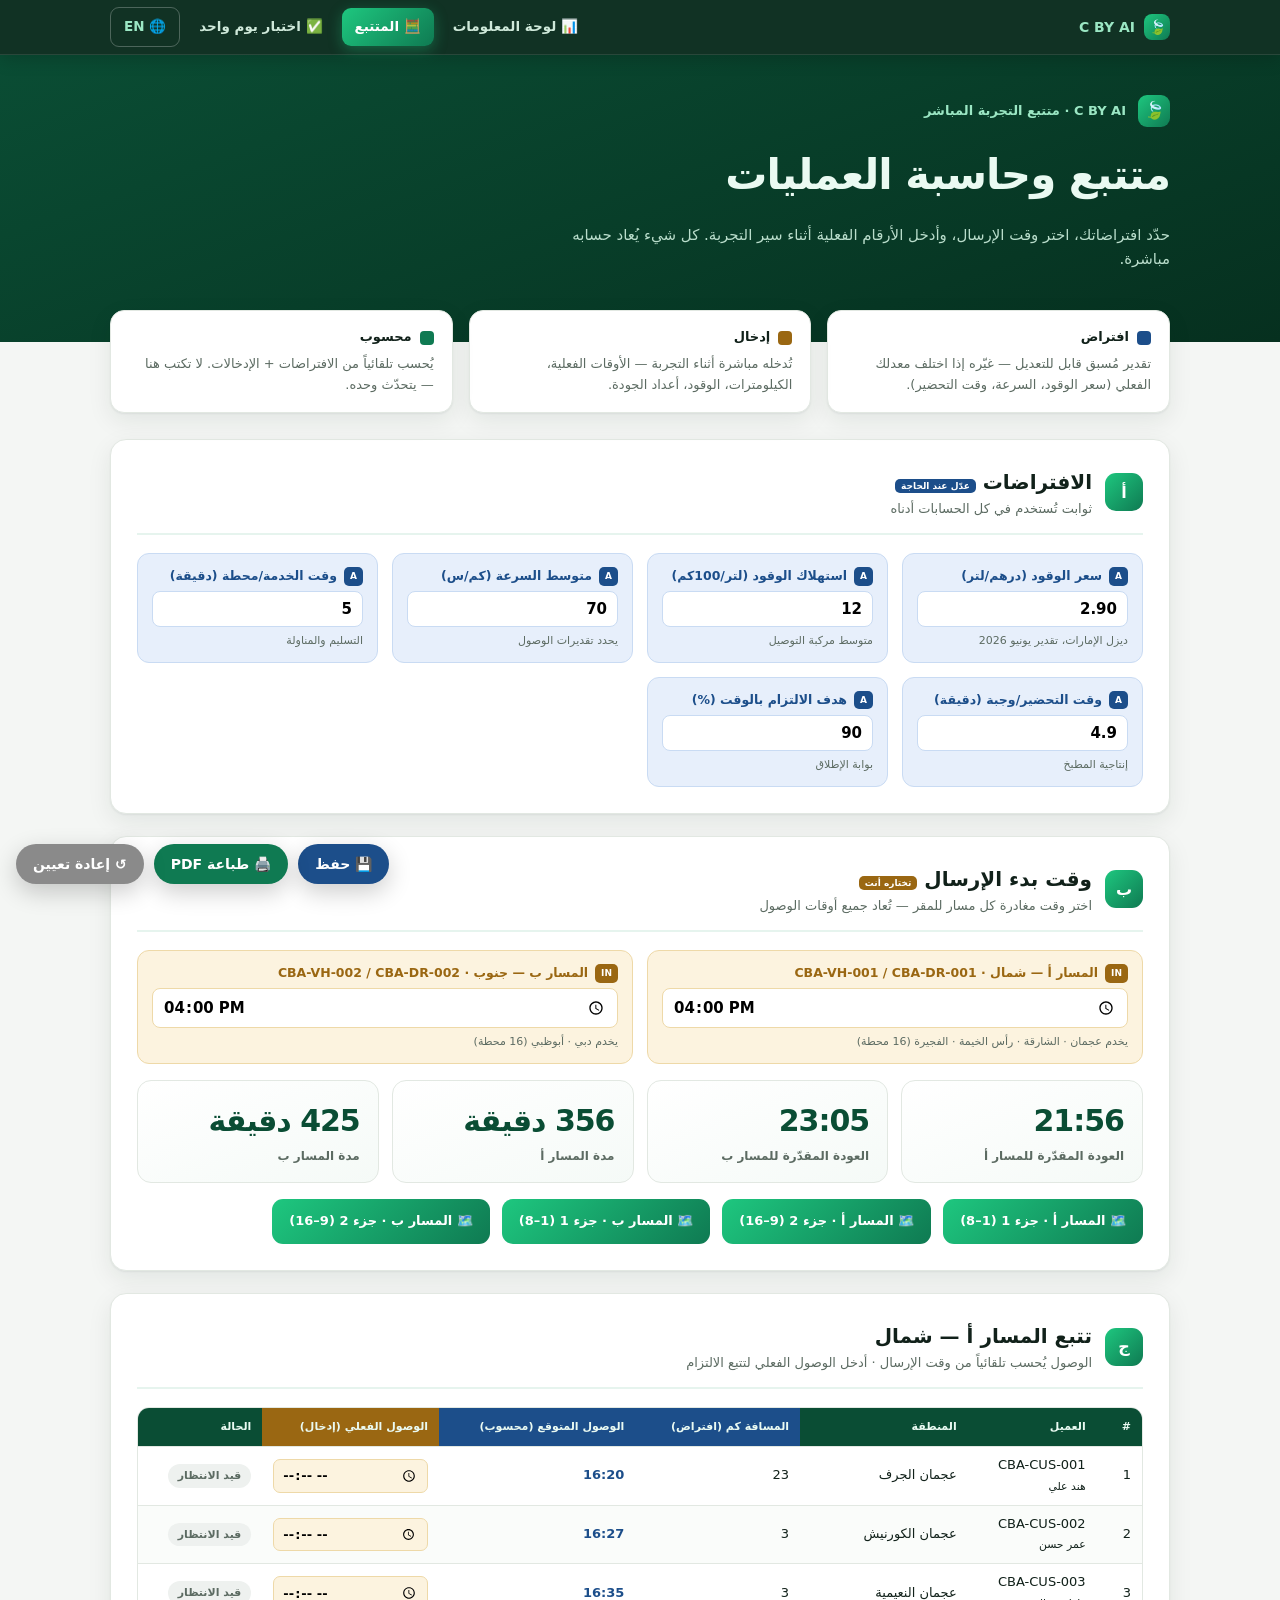
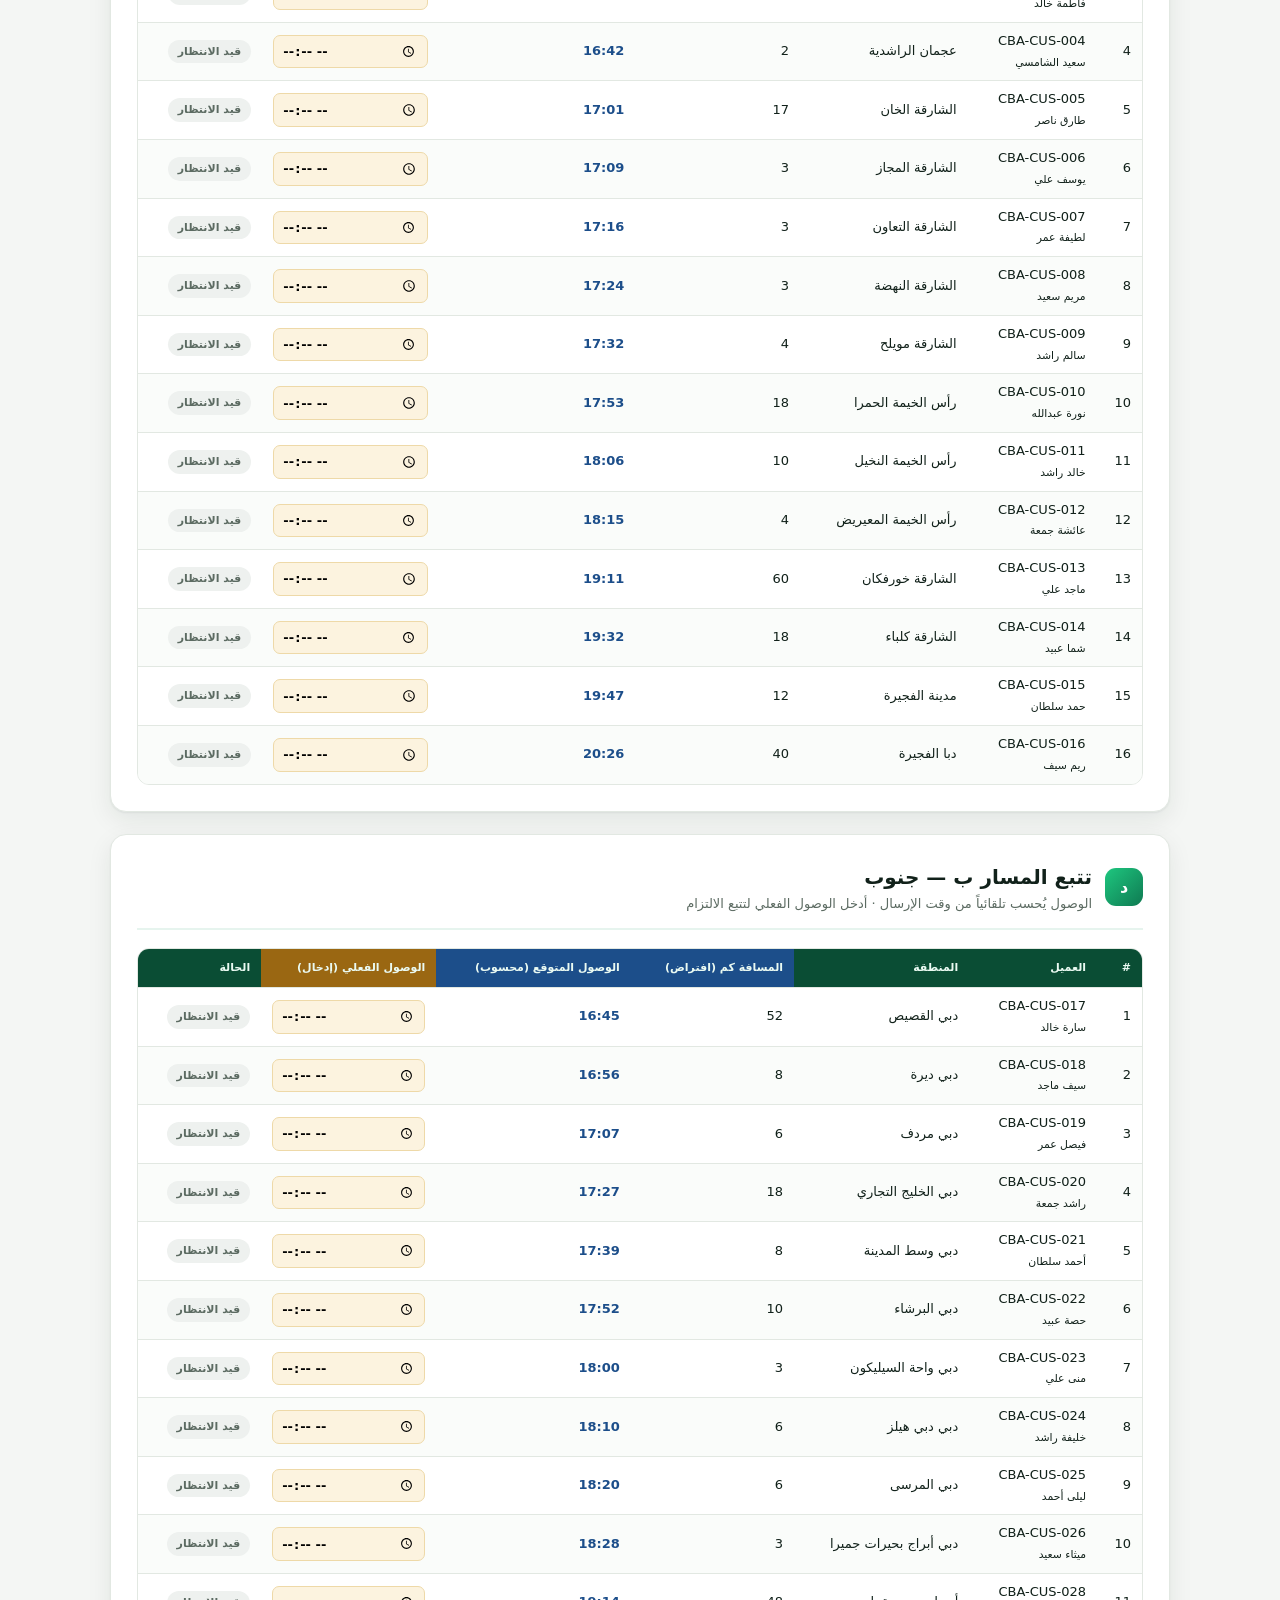
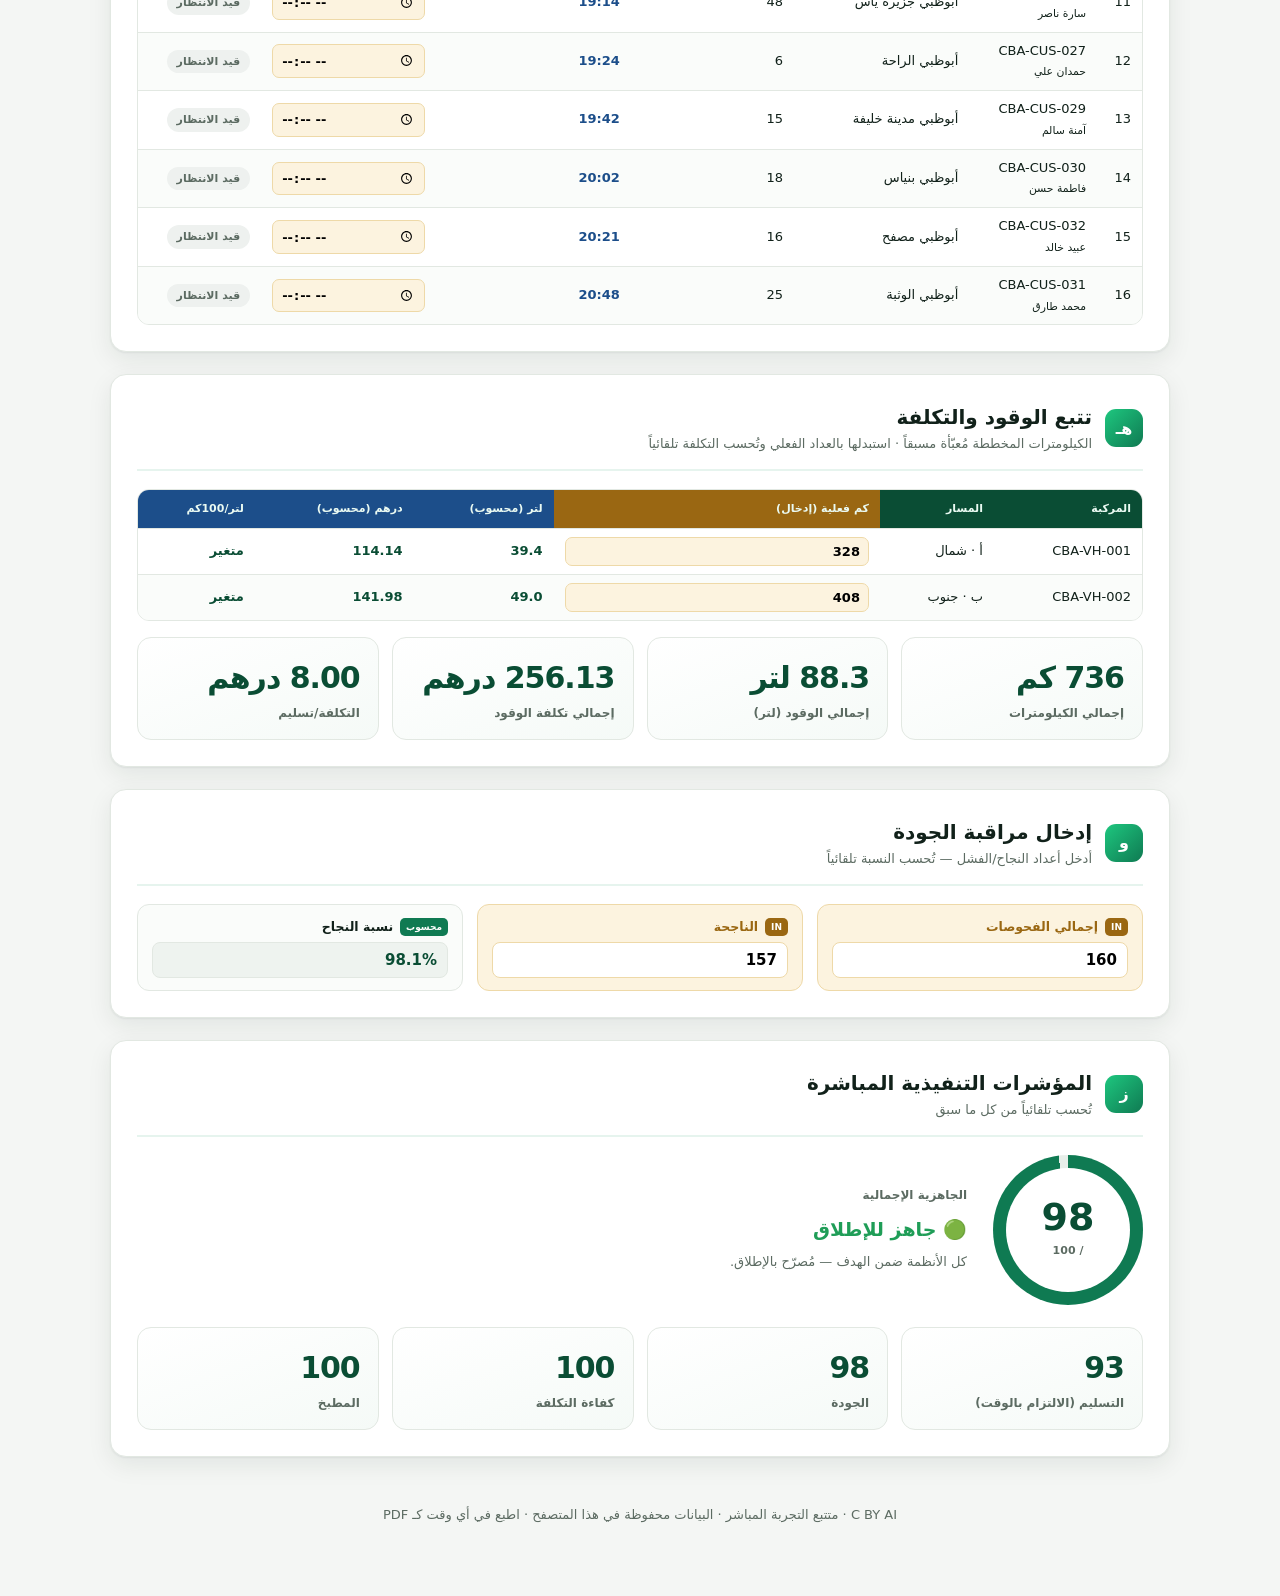
<file: C-BY-AI-Pilot-Tracker-AR.html>
<!DOCTYPE html>
<html lang="ar" dir="rtl">
<head>
<meta charset="UTF-8">
<meta name="viewport" content="width=device-width, initial-scale=1.0">
<title>C BY AI — متتبع التجربة المباشر</title>
<style>
  :root{
    --bg:#f4f6f4;--surface:#fff;--ink:#11211a;--muted:#5c6b62;--line:#e2e8e2;
    --brand:#0f7a52;--brand-soft:#e6f4ee;--brand-deep:#0a4d34;
    --assume:#1c4e8a;--assume-soft:#e7effb;--input:#9a6712;--input-soft:#fcf3df;
    --red:#c0392b;--amber:#d98a14;--green:#1f9d57;
    --shadow:0 1px 2px rgba(16,40,30,.06),0 8px 24px rgba(16,40,30,.08);
    --radius:16px;--maxw:1100px;
  }
  *{box-sizing:border-box}
  html{scroll-padding-top:66px}
  body{margin:0;background:var(--bg);color:var(--ink);font-family:"Segoe UI","Tahoma",system-ui,sans-serif;line-height:1.6}
  .wrap{max-width:var(--maxw);margin:0 auto;padding:0 20px}
  .topnav{position:sticky;top:0;z-index:100;background:rgba(8,42,28,.96);backdrop-filter:blur(10px);border-bottom:1px solid rgba(255,255,255,.1);box-shadow:0 4px 18px rgba(0,0,0,.18)}
  .nav-inner{max-width:1100px;margin:0 auto;padding:0 20px;height:54px;display:flex;align-items:center;justify-content:space-between;gap:16px}
  .nav-brand{display:inline-flex;align-items:center;gap:9px;color:#9be7c4;font-weight:800;font-size:14px;text-decoration:none;white-space:nowrap}
  .nav-brand b{width:26px;height:26px;border-radius:8px;background:linear-gradient(135deg,#1ec77f,#0f7a52);display:grid;place-items:center;font-size:14px}
  .nav-links{display:flex;gap:6px;flex-wrap:wrap;align-items:center}
  .nav-links a{color:#cfe9da;text-decoration:none;font-weight:700;font-size:13.5px;padding:8px 13px;border-radius:9px;transition:.15s;white-space:nowrap}
  .nav-links a:hover{background:rgba(255,255,255,.1);color:#fff}
  .nav-links a.active{background:linear-gradient(135deg,#1ec77f,#0f7a52);color:#fff;box-shadow:0 4px 14px rgba(30,199,127,.35)}
  .nav-links a.lang{border:1px solid rgba(255,255,255,.25);color:#9be7c4}
  @media print{.topnav{display:none}}
  @media(max-width:560px){.nav-brand span{display:none}.nav-inner{height:auto;padding:8px 14px;flex-wrap:wrap}}

  .hero{background:linear-gradient(160deg,var(--brand-deep),#06301f);color:#eafaf2;padding:40px 0 56px}
  .brand-mark{display:inline-flex;align-items:center;gap:12px;font-weight:800;font-size:13px;color:#9be7c4}
  .brand-dot{width:32px;height:32px;border-radius:9px;background:linear-gradient(135deg,#1ec77f,#0f7a52);display:grid;place-items:center;font-size:17px}
  h1{font-size:clamp(26px,3.5vw,42px);margin:14px 0 6px;font-weight:800;letter-spacing:-1px}
  .sub{color:#b9ddcb;font-size:15px;max-width:620px}

  .keyrow{display:flex;gap:16px;flex-wrap:wrap;margin:-32px 0 26px;position:relative;z-index:2}
  .keycard{flex:1;min-width:240px;background:var(--surface);border:1px solid var(--line);border-radius:14px;box-shadow:var(--shadow);padding:16px 18px}
  .keycard h4{margin:0 0 6px;font-size:13px;display:flex;align-items:center;gap:8px}
  .swatch{width:14px;height:14px;border-radius:4px;display:inline-block}
  .keycard p{margin:0;font-size:13px;color:var(--muted)}

  section{background:var(--surface);border:1px solid var(--line);border-radius:var(--radius);box-shadow:var(--shadow);padding:26px;margin:0 0 22px}
  .sec-head{display:flex;align-items:center;gap:13px;margin-bottom:18px;padding-bottom:14px;border-bottom:2px solid var(--brand-soft)}
  .sec-num{width:38px;height:38px;border-radius:11px;flex:none;display:grid;place-items:center;font-weight:800;color:#fff;background:linear-gradient(135deg,#1ec77f,#0f7a52)}
  .sec-head h2{margin:0;font-size:20px;font-weight:800}
  .sec-head p{margin:1px 0 0;font-size:13px;color:var(--muted)}

  .grid{display:grid;gap:14px}
  .g3{grid-template-columns:repeat(auto-fit,minmax(200px,1fr))}
  .g2{grid-template-columns:repeat(auto-fit,minmax(240px,1fr))}
  .field{display:flex;flex-direction:column;gap:5px;background:#fafcfa;border:1px solid var(--line);border-radius:12px;padding:12px 14px}
  .field label{font-size:12.5px;font-weight:700;display:flex;align-items:center;gap:7px}
  .field small{font-size:11px;color:var(--muted)}
  .field input,.field select{font-size:15px;font-weight:700;border:1px solid var(--line);border-radius:8px;padding:8px 10px;font-family:inherit;background:#fff}
  .field input:focus,.field select:focus{outline:none;border-color:var(--brand);box-shadow:0 0 0 3px var(--brand-soft)}
  .field.assume{background:var(--assume-soft);border-color:#c9dbf3}.field.assume input{border-color:#c9dbf3}.field.assume label{color:var(--assume)}
  .field.input{background:var(--input-soft);border-color:#eed9a8}.field.input input,.field.input select{border-color:#eed9a8}.field.input label{color:var(--input)}
  .tag{font-size:9px;font-weight:800;padding:2px 6px;border-radius:5px}
  .tag.a{background:var(--assume);color:#fff}.tag.i{background:var(--input);color:#fff}

  .tbl-scroll{overflow-x:auto;border-radius:12px;border:1px solid var(--line)}
  table{border-collapse:collapse;width:100%;font-size:13px;min-width:640px}
  thead th{background:var(--brand-deep);color:#eafaf2;text-align:right;padding:10px 11px;font-weight:700;font-size:11px;white-space:nowrap}
  tbody td{padding:8px 11px;border-top:1px solid var(--line);white-space:nowrap}
  tbody tr:nth-child(even){background:#fafcfa}
  .colhead-a{background:var(--assume)!important}.colhead-i{background:var(--input)!important}
  table input,table select{width:100%;min-width:84px;border:1px solid #eed9a8;background:var(--input-soft);border-radius:7px;padding:6px 8px;font-family:inherit;font-size:13px;font-weight:700}
  table input:focus,table select:focus{outline:none;border-color:var(--brand);box-shadow:0 0 0 2px var(--brand-soft)}
  .calc{font-weight:800;color:var(--brand-deep)}.eta{font-weight:800;color:var(--assume)}
  .badge{display:inline-block;padding:3px 10px;border-radius:999px;font-size:11px;font-weight:800}
  .b-ok{background:#e2f6ea;color:#1f7a45}.b-late{background:#fbe4e1;color:#a02a1d}.b-pend{background:#eef1ef;color:#5c6b62}

  .kpi-grid{display:grid;grid-template-columns:repeat(auto-fit,minmax(150px,1fr));gap:13px}
  .kpi{background:linear-gradient(160deg,#fff,#f5faf7);border:1px solid var(--line);border-radius:14px;padding:16px 18px}
  .kpi .v{font-size:30px;font-weight:800;color:var(--brand-deep);letter-spacing:-1px}
  .kpi .l{font-size:12px;color:var(--muted);font-weight:700;margin-top:2px}
  .ring{--p:0;width:150px;height:150px;border-radius:50%;flex:none;display:grid;place-items:center;background:conic-gradient(var(--brand) calc(var(--p)*1%),#e7eee9 0);position:relative}
  .ring:before{content:"";position:absolute;inset:13px;border-radius:50%;background:#fff}
  .ring .rv{position:relative;text-align:center}
  .ring .rv b{font-size:38px;font-weight:800;color:var(--brand-deep);display:block;line-height:1}
  .ring .rv small{font-size:11px;color:var(--muted);font-weight:700}
  .overall{display:flex;gap:26px;align-items:center;flex-wrap:wrap}
  .rating{font-size:19px;font-weight:800;margin-top:8px}

  .toolbar{position:fixed;left:16px;bottom:16px;z-index:50;display:flex;gap:10px}
  .toolbar button{border:none;color:#fff;font-weight:700;font-size:14px;padding:12px 17px;border-radius:999px;cursor:pointer;box-shadow:0 8px 24px rgba(0,0,0,.2);font-family:inherit}
  .b-print{background:var(--brand)}.b-save{background:var(--assume)}.b-reset{background:#8a8a8a}
  .saved{position:fixed;right:50%;top:20px;transform:translateX(50%);background:var(--brand-deep);color:#fff;padding:10px 18px;border-radius:999px;font-weight:700;font-size:13px;opacity:0;transition:.3s;z-index:60;pointer-events:none}
  .saved.show{opacity:1}
  footer{text-align:center;color:var(--muted);font-size:13px;padding:26px 0 70px}
  @media print{.toolbar,.toolbar *{display:none}body{background:#fff}section{break-inside:avoid;box-shadow:none}}
</style>
</head>
<body>

<nav class="topnav"><div class="nav-inner">
  <a class="nav-brand" href="C-BY-AI-Pilot-Dashboard-AR.html"><b>🍃</b><span>C BY AI</span></a>
  <div class="nav-links">
    <a href="C-BY-AI-Pilot-Dashboard-AR.html">📊 لوحة المعلومات</a>
    <a href="C-BY-AI-Pilot-Tracker-AR.html" class="active">🧮 المتتبع</a>
    <a href="C-BY-AI-One-Day-Test-AR.html">✅ اختبار يوم واحد</a>
    <a href="C-BY-AI-Pilot-Tracker.html" class="lang">🌐 EN</a>
  </div>
</div></nav>

<header class="hero">
  <div class="wrap">
    <div class="brand-mark"><span class="brand-dot">🍃</span> C BY AI · متتبع التجربة المباشر</div>
    <h1>متتبع وحاسبة العمليات</h1>
    <p class="sub">حدّد افتراضاتك، اختر وقت الإرسال، وأدخل الأرقام الفعلية أثناء سير التجربة. كل شيء يُعاد حسابه مباشرة.</p>
  </div>
</header>

<div class="wrap">

  <div class="keyrow">
    <div class="keycard"><h4><span class="swatch" style="background:#1c4e8a"></span> افتراض</h4><p>تقدير مُسبق قابل للتعديل — غيّره إذا اختلف معدلك الفعلي (سعر الوقود، السرعة، وقت التحضير).</p></div>
    <div class="keycard"><h4><span class="swatch" style="background:#9a6712"></span> إدخال</h4><p>تُدخله مباشرة أثناء التجربة — الأوقات الفعلية، الكيلومترات، الوقود، أعداد الجودة.</p></div>
    <div class="keycard"><h4><span class="swatch" style="background:#0f7a52"></span> محسوب</h4><p>يُحسب تلقائياً من الافتراضات + الإدخالات. لا تكتب هنا — يتحدّث وحده.</p></div>
  </div>

  <!-- A الافتراضات -->
  <section id="assume">
    <div class="sec-head"><div class="sec-num">أ</div><div><h2>الافتراضات <span class="tag a">عدّل عند الحاجة</span></h2><p>ثوابت تُستخدم في كل الحسابات أدناه</p></div></div>
    <div class="grid g3">
      <div class="field assume"><label><span class="tag a">A</span> سعر الوقود (درهم/لتر)</label><input type="number" id="a_price" value="2.90" step="0.05" oninput="recalc()"><small>ديزل الإمارات، تقدير يونيو 2026</small></div>
      <div class="field assume"><label><span class="tag a">A</span> استهلاك الوقود (لتر/100كم)</label><input type="number" id="a_econ" value="12" step="0.5" oninput="recalc()"><small>متوسط مركبة التوصيل</small></div>
      <div class="field assume"><label><span class="tag a">A</span> متوسط السرعة (كم/س)</label><input type="number" id="a_speed" value="70" step="5" oninput="recalc()"><small>يحدد تقديرات الوصول</small></div>
      <div class="field assume"><label><span class="tag a">A</span> وقت الخدمة/محطة (دقيقة)</label><input type="number" id="a_service" value="5" step="1" oninput="recalc()"><small>التسليم والمناولة</small></div>
      <div class="field assume"><label><span class="tag a">A</span> وقت التحضير/وجبة (دقيقة)</label><input type="number" id="a_prep" value="4.9" step="0.1" oninput="recalc()"><small>إنتاجية المطبخ</small></div>
      <div class="field assume"><label><span class="tag a">A</span> هدف الالتزام بالوقت (%)</label><input type="number" id="a_ontime" value="90" step="1" oninput="recalc()"><small>بوابة الإطلاق</small></div>
    </div>
  </section>

  <!-- B وقت الإرسال -->
  <section id="dispatch">
    <div class="sec-head"><div class="sec-num">ب</div><div><h2>وقت بدء الإرسال <span class="tag i">تختاره أنت</span></h2><p>اختر وقت مغادرة كل مسار للمقر — تُعاد جميع أوقات الوصول</p></div></div>
    <div class="grid g2">
      <div class="field input"><label><span class="tag i">IN</span> المسار أ — شمال · CBA-VH-001 / CBA-DR-001</label><input type="time" id="startA" value="16:00" oninput="recalc()"><small>يخدم عجمان · الشارقة · رأس الخيمة · الفجيرة (16 محطة)</small></div>
      <div class="field input"><label><span class="tag i">IN</span> المسار ب — جنوب · CBA-VH-002 / CBA-DR-002</label><input type="time" id="startB" value="16:00" oninput="recalc()"><small>يخدم دبي · أبوظبي (16 محطة)</small></div>
    </div>
    <div class="kpi-grid" style="margin-top:16px">
      <div class="kpi"><div class="v" id="retA">—</div><div class="l">العودة المقدّرة للمسار أ</div></div>
      <div class="kpi"><div class="v" id="retB">—</div><div class="l">العودة المقدّرة للمسار ب</div></div>
      <div class="kpi"><div class="v" id="durA">—</div><div class="l">مدة المسار أ</div></div>
      <div class="kpi"><div class="v" id="durB">—</div><div class="l">مدة المسار ب</div></div>
    </div>
    <div style="display:flex;gap:12px;flex-wrap:wrap;margin-top:16px">
      <a href="https://www.google.com/maps/dir/Umm+Al+Quwain,UAE/Al+Jurf,Ajman,UAE/Ajman+Corniche,Ajman,UAE/Al+Nuaimiya,Ajman,UAE/Al+Rashidiya,Ajman,UAE/Al+Khan,Sharjah,UAE/Al+Majaz,Sharjah,UAE/Al+Taawun,Sharjah,UAE/Al+Nahda,Sharjah,UAE" target="_blank" style="background:linear-gradient(135deg,#1ec77f,#0f7a52);color:#fff;padding:12px 17px;border-radius:11px;text-decoration:none;font-weight:700;font-size:13px;display:inline-flex;gap:8px;align-items:center">🗺️ المسار أ · جزء 1 (1–8)</a>
      <a href="https://www.google.com/maps/dir/Muwailih,Sharjah,UAE/Al+Hamra,Ras+Al+Khaimah,UAE/Al+Nakheel,Ras+Al+Khaimah,UAE/Al+Mairid,Ras+Al+Khaimah,UAE/Khorfakkan,Sharjah,UAE/Kalba,Sharjah,UAE/Fujairah+City,Fujairah,UAE/Dibba+Al+Fujairah,UAE/Umm+Al+Quwain,UAE" target="_blank" style="background:linear-gradient(135deg,#1ec77f,#0f7a52);color:#fff;padding:12px 17px;border-radius:11px;text-decoration:none;font-weight:700;font-size:13px;display:inline-flex;gap:8px;align-items:center">🗺️ المسار أ · جزء 2 (9–16)</a>
      <a href="https://www.google.com/maps/dir/Umm+Al+Quwain,UAE/Al+Qusais,Dubai,UAE/Mirdif,Dubai,UAE/Deira,Dubai,UAE/Dubai+Silicon+Oasis,UAE/Dubai+Hills,Dubai,UAE/Business+Bay,Dubai,UAE/Downtown+Dubai,UAE/Al+Barsha,Dubai,UAE" target="_blank" style="background:linear-gradient(135deg,#1ec77f,#0f7a52);color:#fff;padding:12px 17px;border-radius:11px;text-decoration:none;font-weight:700;font-size:13px;display:inline-flex;gap:8px;align-items:center">🗺️ المسار ب · جزء 1 (1–8)</a>
      <a href="https://www.google.com/maps/dir/Jumeirah+Lake+Towers,Dubai,UAE/Dubai+Marina,UAE/Yas+Island,Abu+Dhabi,UAE/Al+Raha,Abu+Dhabi,UAE/Khalifa+City,Abu+Dhabi,UAE/Baniyas,Abu+Dhabi,UAE/Mussafah,Abu+Dhabi,UAE/Al+Wathba,Abu+Dhabi,UAE/Umm+Al+Quwain,UAE" target="_blank" style="background:linear-gradient(135deg,#1ec77f,#0f7a52);color:#fff;padding:12px 17px;border-radius:11px;text-decoration:none;font-weight:700;font-size:13px;display:inline-flex;gap:8px;align-items:center">🗺️ المسار ب · جزء 2 (9–16)</a>
    </div>
  </section>

  <!-- C المسار أ -->
  <section id="routeA">
    <div class="sec-head"><div class="sec-num">ج</div><div><h2>تتبع المسار أ — شمال</h2><p>الوصول يُحسب تلقائياً من وقت الإرسال · أدخل الوصول الفعلي لتتبع الالتزام</p></div></div>
    <div class="tbl-scroll"><table id="tblA">
      <thead><tr><th>#</th><th>العميل</th><th>المنطقة</th><th class="colhead-a">المسافة كم (افتراض)</th><th class="colhead-a">الوصول المتوقع (محسوب)</th><th class="colhead-i">الوصول الفعلي (إدخال)</th><th>الحالة</th></tr></thead>
      <tbody></tbody>
    </table></div>
  </section>

  <!-- D المسار ب -->
  <section id="routeB">
    <div class="sec-head"><div class="sec-num">د</div><div><h2>تتبع المسار ب — جنوب</h2><p>الوصول يُحسب تلقائياً من وقت الإرسال · أدخل الوصول الفعلي لتتبع الالتزام</p></div></div>
    <div class="tbl-scroll"><table id="tblB">
      <thead><tr><th>#</th><th>العميل</th><th>المنطقة</th><th class="colhead-a">المسافة كم (افتراض)</th><th class="colhead-a">الوصول المتوقع (محسوب)</th><th class="colhead-i">الوصول الفعلي (إدخال)</th><th>الحالة</th></tr></thead>
      <tbody></tbody>
    </table></div>
  </section>

  <!-- E الوقود -->
  <section id="fuel">
    <div class="sec-head"><div class="sec-num">هـ</div><div><h2>تتبع الوقود والتكلفة</h2><p>الكيلومترات المخططة مُعبّأة مسبقاً · استبدلها بالعداد الفعلي وتُحسب التكلفة تلقائياً</p></div></div>
    <div class="tbl-scroll"><table id="tblF">
      <thead><tr><th>المركبة</th><th>المسار</th><th class="colhead-i">كم فعلية (إدخال)</th><th class="colhead-a">لتر (محسوب)</th><th class="colhead-a">درهم (محسوب)</th><th class="colhead-a">لتر/100كم</th></tr></thead>
      <tbody>
        <tr><td>CBA-VH-001</td><td>أ · شمال</td><td><input type="number" id="kmA" value="328" oninput="recalc()"></td><td class="calc" id="fLA">—</td><td class="calc" id="fCA">—</td><td class="calc">متغير</td></tr>
        <tr><td>CBA-VH-002</td><td>ب · جنوب</td><td><input type="number" id="kmB" value="408" oninput="recalc()"></td><td class="calc" id="fLB">—</td><td class="calc" id="fCB">—</td><td class="calc">متغير</td></tr>
      </tbody>
    </table></div>
    <div class="kpi-grid" style="margin-top:16px">
      <div class="kpi"><div class="v" id="kmTot">—</div><div class="l">إجمالي الكيلومترات</div></div>
      <div class="kpi"><div class="v" id="fuelTot">—</div><div class="l">إجمالي الوقود (لتر)</div></div>
      <div class="kpi"><div class="v" id="costTot">—</div><div class="l">إجمالي تكلفة الوقود</div></div>
      <div class="kpi"><div class="v" id="costPer">—</div><div class="l">التكلفة/تسليم</div></div>
    </div>
  </section>

  <!-- F الجودة -->
  <section id="qc">
    <div class="sec-head"><div class="sec-num">و</div><div><h2>إدخال مراقبة الجودة</h2><p>أدخل أعداد النجاح/الفشل — تُحسب النسبة تلقائياً</p></div></div>
    <div class="grid g3">
      <div class="field input"><label><span class="tag i">IN</span> إجمالي الفحوصات</label><input type="number" id="qc_total" value="160" oninput="recalc()"></div>
      <div class="field input"><label><span class="tag i">IN</span> الناجحة</label><input type="number" id="qc_pass" value="157" oninput="recalc()"></div>
      <div class="field"><label><span class="tag" style="background:#0f7a52;color:#fff">محسوب</span> نسبة النجاح</label><input id="qc_rate" value="—" readonly style="background:#eef3ef;color:#0a4d34"></div>
    </div>
  </section>

  <!-- G المؤشرات -->
  <section id="kpis">
    <div class="sec-head"><div class="sec-num">ز</div><div><h2>المؤشرات التنفيذية المباشرة</h2><p>تُحسب تلقائياً من كل ما سبق</p></div></div>
    <div class="overall" style="margin-bottom:22px">
      <div class="ring" id="ring" style="--p:0"><div class="rv"><b id="overallV">—</b><small>/ 100</small></div></div>
      <div>
        <div style="font-size:12px;color:var(--muted);font-weight:700">الجاهزية الإجمالية</div>
        <div class="rating" id="ratingV">—</div>
        <p style="margin:8px 0 0;color:var(--muted);font-size:13px;max-width:420px" id="ratingNote"></p>
      </div>
    </div>
    <div class="kpi-grid">
      <div class="kpi"><div class="v" id="kDeliv">—</div><div class="l">التسليم (الالتزام بالوقت)</div></div>
      <div class="kpi"><div class="v" id="kQual">—</div><div class="l">الجودة</div></div>
      <div class="kpi"><div class="v" id="kCost">—</div><div class="l">كفاءة التكلفة</div></div>
      <div class="kpi"><div class="v" id="kKitchen">—</div><div class="l">المطبخ</div></div>
    </div>
  </section>

</div>

<footer>C BY AI · متتبع التجربة المباشر · البيانات محفوظة في هذا المتصفح · اطبع في أي وقت كـ PDF</footer>

<div class="toolbar">
  <button class="b-save" onclick="save()">💾 حفظ</button>
  <button class="b-print" onclick="window.print()">🖨️ طباعة PDF</button>
  <button class="b-reset" onclick="resetAll()">↺ إعادة تعيين</button>
</div>
<div class="saved" id="savedMsg">✓ تم الحفظ</div>

<script>
const ROUTES={
  A:{start:'startA',return:105,stops:[
    {id:'CBA-CUS-001',name:'هند علي',area:'عجمان الجرف',km:23},
    {id:'CBA-CUS-002',name:'عمر حسن',area:'عجمان الكورنيش',km:3},
    {id:'CBA-CUS-003',name:'فاطمة خالد',area:'عجمان النعيمية',km:3},
    {id:'CBA-CUS-004',name:'سعيد الشامسي',area:'عجمان الراشدية',km:2},
    {id:'CBA-CUS-005',name:'طارق ناصر',area:'الشارقة الخان',km:17},
    {id:'CBA-CUS-006',name:'يوسف علي',area:'الشارقة المجاز',km:3},
    {id:'CBA-CUS-007',name:'لطيفة عمر',area:'الشارقة التعاون',km:3},
    {id:'CBA-CUS-008',name:'مريم سعيد',area:'الشارقة النهضة',km:3},
    {id:'CBA-CUS-009',name:'سالم راشد',area:'الشارقة مويلح',km:4},
    {id:'CBA-CUS-010',name:'نورة عبدالله',area:'رأس الخيمة الحمرا',km:18},
    {id:'CBA-CUS-011',name:'خالد راشد',area:'رأس الخيمة النخيل',km:10},
    {id:'CBA-CUS-012',name:'عائشة جمعة',area:'رأس الخيمة المعيريض',km:4},
    {id:'CBA-CUS-013',name:'ماجد علي',area:'الشارقة خورفكان',km:60},
    {id:'CBA-CUS-014',name:'شما عبيد',area:'الشارقة كلباء',km:18},
    {id:'CBA-CUS-015',name:'حمد سلطان',area:'مدينة الفجيرة',km:12},
    {id:'CBA-CUS-016',name:'ريم سيف',area:'دبا الفجيرة',km:40},
  ]},
  B:{start:'startB',return:160,stops:[
    {id:'CBA-CUS-017',name:'سارة خالد',area:'دبي القصيص',km:52},
    {id:'CBA-CUS-018',name:'سيف ماجد',area:'دبي ديرة',km:8},
    {id:'CBA-CUS-019',name:'فيصل عمر',area:'دبي مردف',km:6},
    {id:'CBA-CUS-020',name:'راشد جمعة',area:'دبي الخليج التجاري',km:18},
    {id:'CBA-CUS-021',name:'أحمد سلطان',area:'دبي وسط المدينة',km:8},
    {id:'CBA-CUS-022',name:'حصة عبيد',area:'دبي البرشاء',km:10},
    {id:'CBA-CUS-023',name:'منى علي',area:'دبي واحة السيليكون',km:3},
    {id:'CBA-CUS-024',name:'خليفة راشد',area:'دبي دبي هيلز',km:6},
    {id:'CBA-CUS-025',name:'ليلى أحمد',area:'دبي المرسى',km:6},
    {id:'CBA-CUS-026',name:'ميثاء سعيد',area:'دبي أبراج بحيرات جميرا',km:3},
    {id:'CBA-CUS-028',name:'سارة ناصر',area:'أبوظبي جزيرة ياس',km:48},
    {id:'CBA-CUS-027',name:'حمدان علي',area:'أبوظبي الراحة',km:6},
    {id:'CBA-CUS-029',name:'آمنة سالم',area:'أبوظبي مدينة خليفة',km:15},
    {id:'CBA-CUS-030',name:'فاطمة حسن',area:'أبوظبي بنياس',km:18},
    {id:'CBA-CUS-032',name:'عبيد خالد',area:'أبوظبي مصفح',km:16},
    {id:'CBA-CUS-031',name:'محمد طارق',area:'أبوظبي الوثبة',km:25},
  ]},
};
const $=id=>document.getElementById(id);
const num=id=>parseFloat($(id).value)||0;
function pad(n){return String(n).padStart(2,'0');}
function minToTime(m){m=Math.round(m);const h=Math.floor(m/60)%24,mm=m%60;return pad(h)+':'+pad(mm);}
function timeToMin(t){if(!t)return 0;const[h,m]=t.split(':').map(Number);return h*60+m;}

function buildTable(key){
  const r=ROUTES[key],tb=$('tbl'+key).querySelector('tbody');
  tb.innerHTML=r.stops.map((s,i)=>`
    <tr data-route="${key}" data-i="${i}">
      <td>${i+1}</td><td>${s.id}<br><small>${s.name}</small></td><td>${s.area}</td>
      <td>${s.km}</td>
      <td class="eta" id="eta_${key}_${i}">—</td>
      <td><input type="time" class="actual" data-r="${key}" data-i="${i}" oninput="recalc()"></td>
      <td id="st_${key}_${i}"><span class="badge b-pend">قيد الانتظار</span></td>
    </tr>`).join('');
}
buildTable('A');buildTable('B');

function recalc(){
  const speed=num('a_speed'),service=num('a_service'),price=num('a_price'),econ=num('a_econ');
  let onTimeCount=0,withActual=0,totalStops=0;
  ['A','B'].forEach(key=>{
    const r=ROUTES[key];let startMin=timeToMin($(r.start).value),cum=startMin;
    r.stops.forEach((s,i)=>{
      cum+=s.km/speed*60;const etaMin=cum;
      $('eta_'+key+'_'+i).textContent=minToTime(etaMin);
      cum+=service;totalStops++;
      const inp=document.querySelector(`.actual[data-r="${key}"][data-i="${i}"]`);
      const stCell=$('st_'+key+'_'+i);
      if(inp&&inp.value){withActual++;const aMin=timeToMin(inp.value);
        if(aMin<=etaMin+10){onTimeCount++;stCell.innerHTML='<span class="badge b-ok">في الوقت</span>';}
        else stCell.innerHTML='<span class="badge b-late">متأخر +'+(Math.round(aMin-etaMin))+'د</span>';
      } else stCell.innerHTML='<span class="badge b-pend">قيد الانتظار</span>';
    });
    const retMin=cum-service+r.return/speed*60;
    $('ret'+key).textContent=minToTime(retMin);
    $('dur'+key).textContent=Math.round(retMin-startMin)+' دقيقة';
  });
  const kmA=num('kmA'),kmB=num('kmB'),kmTot=kmA+kmB;
  const fLA=kmA*econ/100,fLB=kmB*econ/100,fL=fLA+fLB;
  const fCA=fLA*price,fCB=fLB*price,fC=fCA+fCB;
  $('fLA').textContent=fLA.toFixed(1);$('fLB').textContent=fLB.toFixed(1);
  $('fCA').textContent=fCA.toFixed(2);$('fCB').textContent=fCB.toFixed(2);
  $('kmTot').textContent=kmTot+' كم';$('fuelTot').textContent=fL.toFixed(1)+' لتر';
  $('costTot').textContent=fC.toFixed(2)+' درهم';
  const deliveries=totalStops||1,costPer=fC/deliveries;
  $('costPer').textContent=costPer.toFixed(2)+' درهم';
  const qt=num('qc_total'),qp=num('qc_pass'),qcRate=qt?qp/qt*100:0;
  $('qc_rate').value=qcRate.toFixed(1)+'%';
  const ontimePct=withActual?onTimeCount/withActual*100:93.3;
  const kDeliv=Math.round(Math.min(100,ontimePct));
  const kQual=Math.round(Math.min(100,qcRate));
  const kCost=Math.round(Math.max(0,Math.min(100,(20-costPer)/10*100)));
  const prep=num('a_prep');const kKitchen=Math.round(Math.max(60,Math.min(100,100-(prep-4.9)*4)));
  $('kDeliv').textContent=kDeliv;$('kQual').textContent=kQual;$('kCost').textContent=kCost;$('kKitchen').textContent=kKitchen;
  const overall=Math.round((kDeliv+kQual+kCost+kKitchen)/4);
  $('overallV').textContent=overall;$('ring').style.setProperty('--p',overall);
  let rating,note,col;
  if(overall<60){rating='🔴 غير جاهز';col='#c0392b';note='ثغرات حرجة — لا تُطلق.';}
  else if(overall<75){rating='🟠 تجريبي فقط';col='#d98a14';note='أجرِ تجارب إضافية قبل أي إطلاق.';}
  else if(overall<90){rating='🟡 جاهز مع تحسينات';col='#c9a227';note='أغلق الثغرات المتبقية قبل الإطلاق الكامل.';}
  else{rating='🟢 جاهز للإطلاق';col='#1f9d57';note='كل الأنظمة ضمن الهدف — مُصرّح بالإطلاق.';}
  $('ratingV').textContent=rating;$('ratingV').style.color=col;$('ratingNote').textContent=note;
}
function allInputs(){return document.querySelectorAll('input');}
function save(){
  const data={};
  allInputs().forEach(el=>{if(el.id)data[el.id]=el.value;});
  document.querySelectorAll('.actual').forEach(el=>{data['act_'+el.dataset.r+'_'+el.dataset.i]=el.value;});
  localStorage.setItem('cbyai_tracker',JSON.stringify(data));
  const m=$('savedMsg');m.classList.add('show');setTimeout(()=>m.classList.remove('show'),1400);
}
function load(){
  const raw=localStorage.getItem('cbyai_tracker');if(!raw)return;
  const data=JSON.parse(raw);
  allInputs().forEach(el=>{if(el.id&&data[el.id]!==undefined)el.value=data[el.id];});
  document.querySelectorAll('.actual').forEach(el=>{const k='act_'+el.dataset.r+'_'+el.dataset.i;if(data[k]!==undefined)el.value=data[k];});
}
function resetAll(){if(confirm('مسح كل البيانات المُدخلة والعودة للقيم الافتراضية؟')){localStorage.removeItem('cbyai_tracker');location.reload();}}
document.addEventListener('input',()=>{clearTimeout(window._t);window._t=setTimeout(save,800);});
load();recalc();
</script>
</body>
</html>
</file>
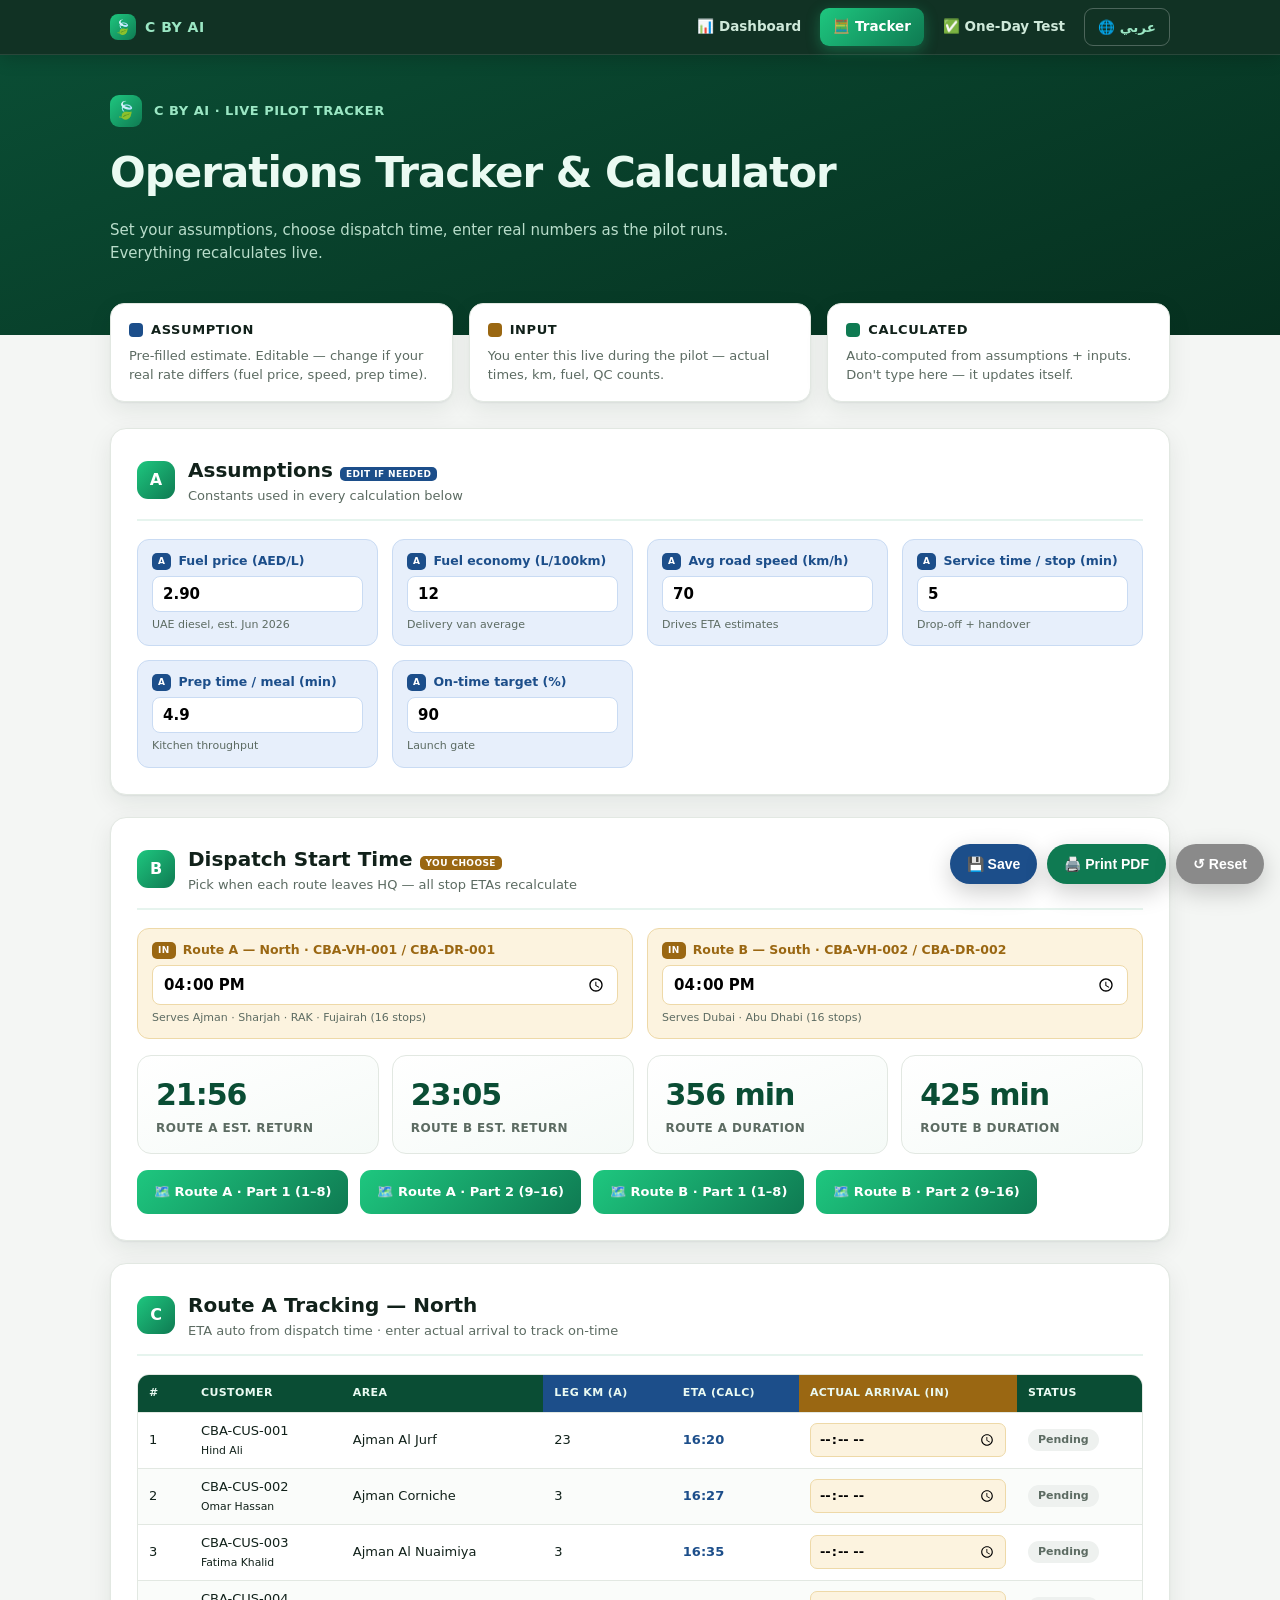
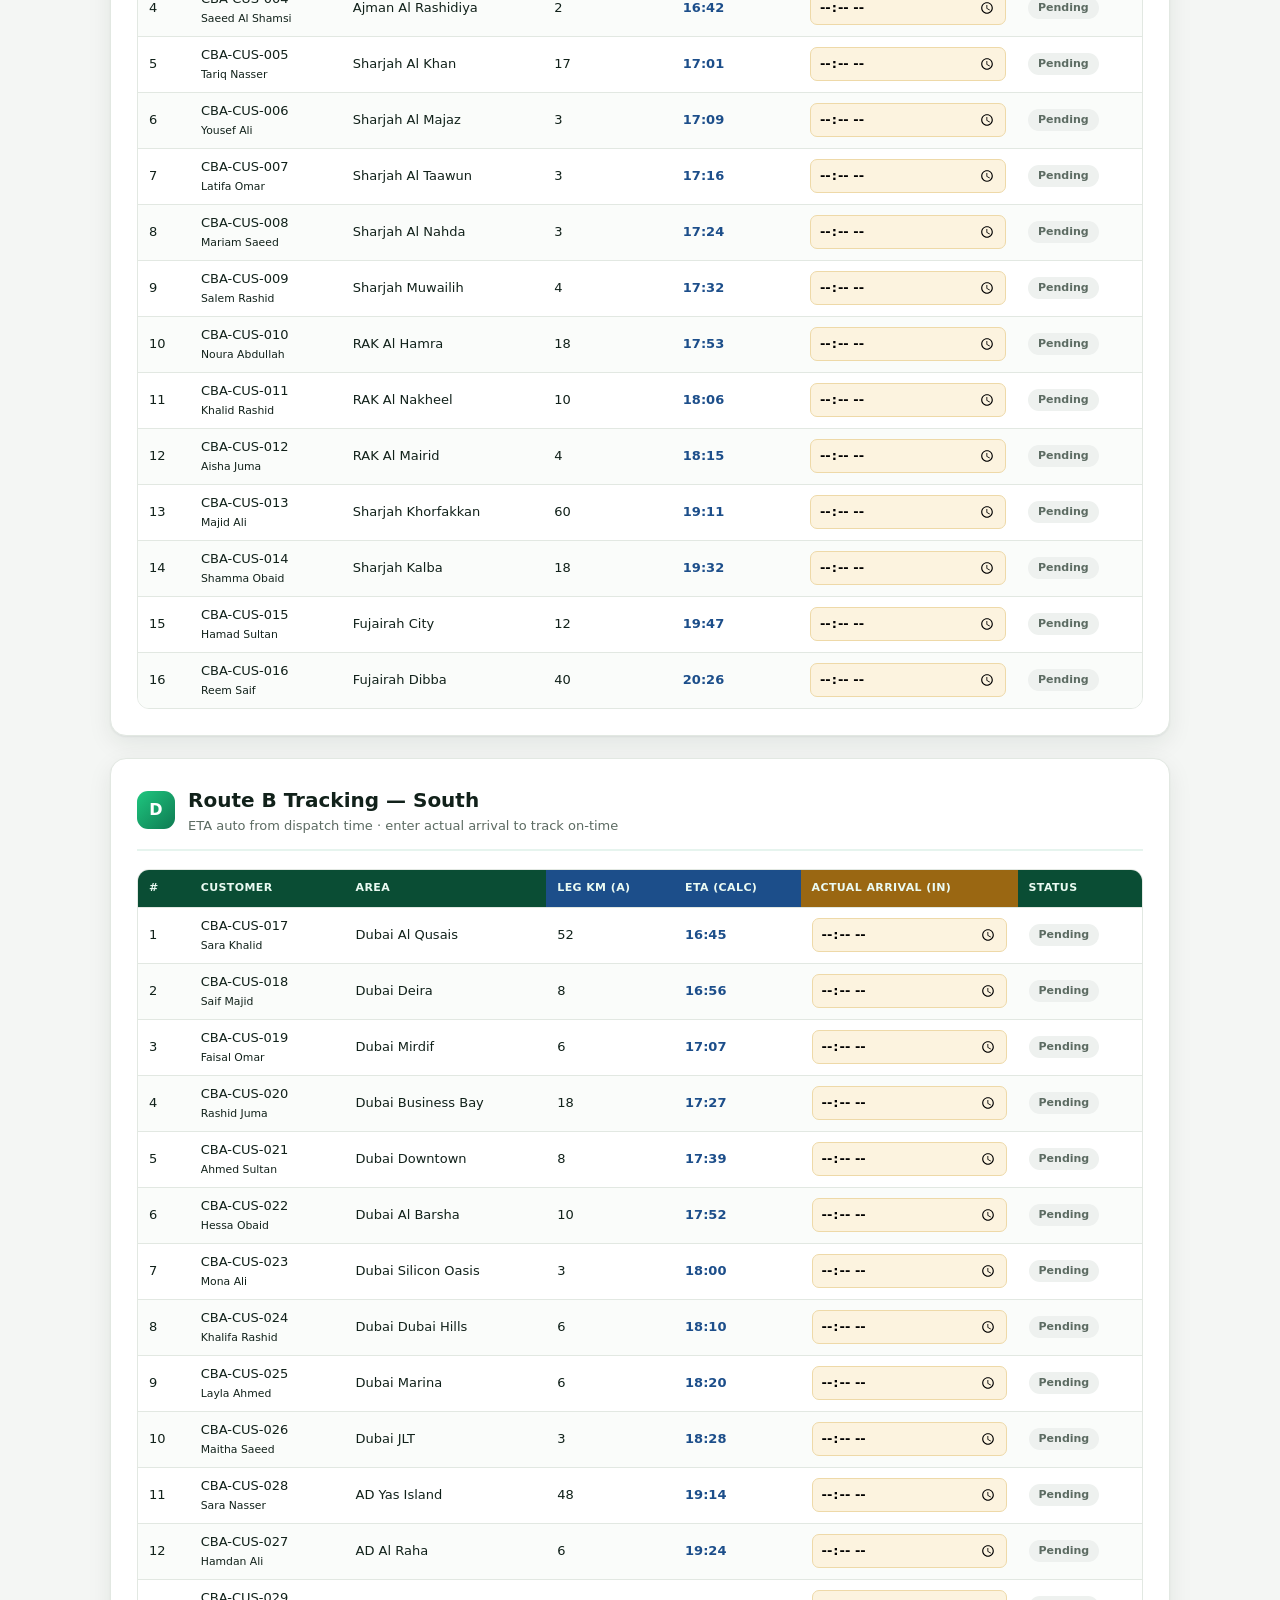
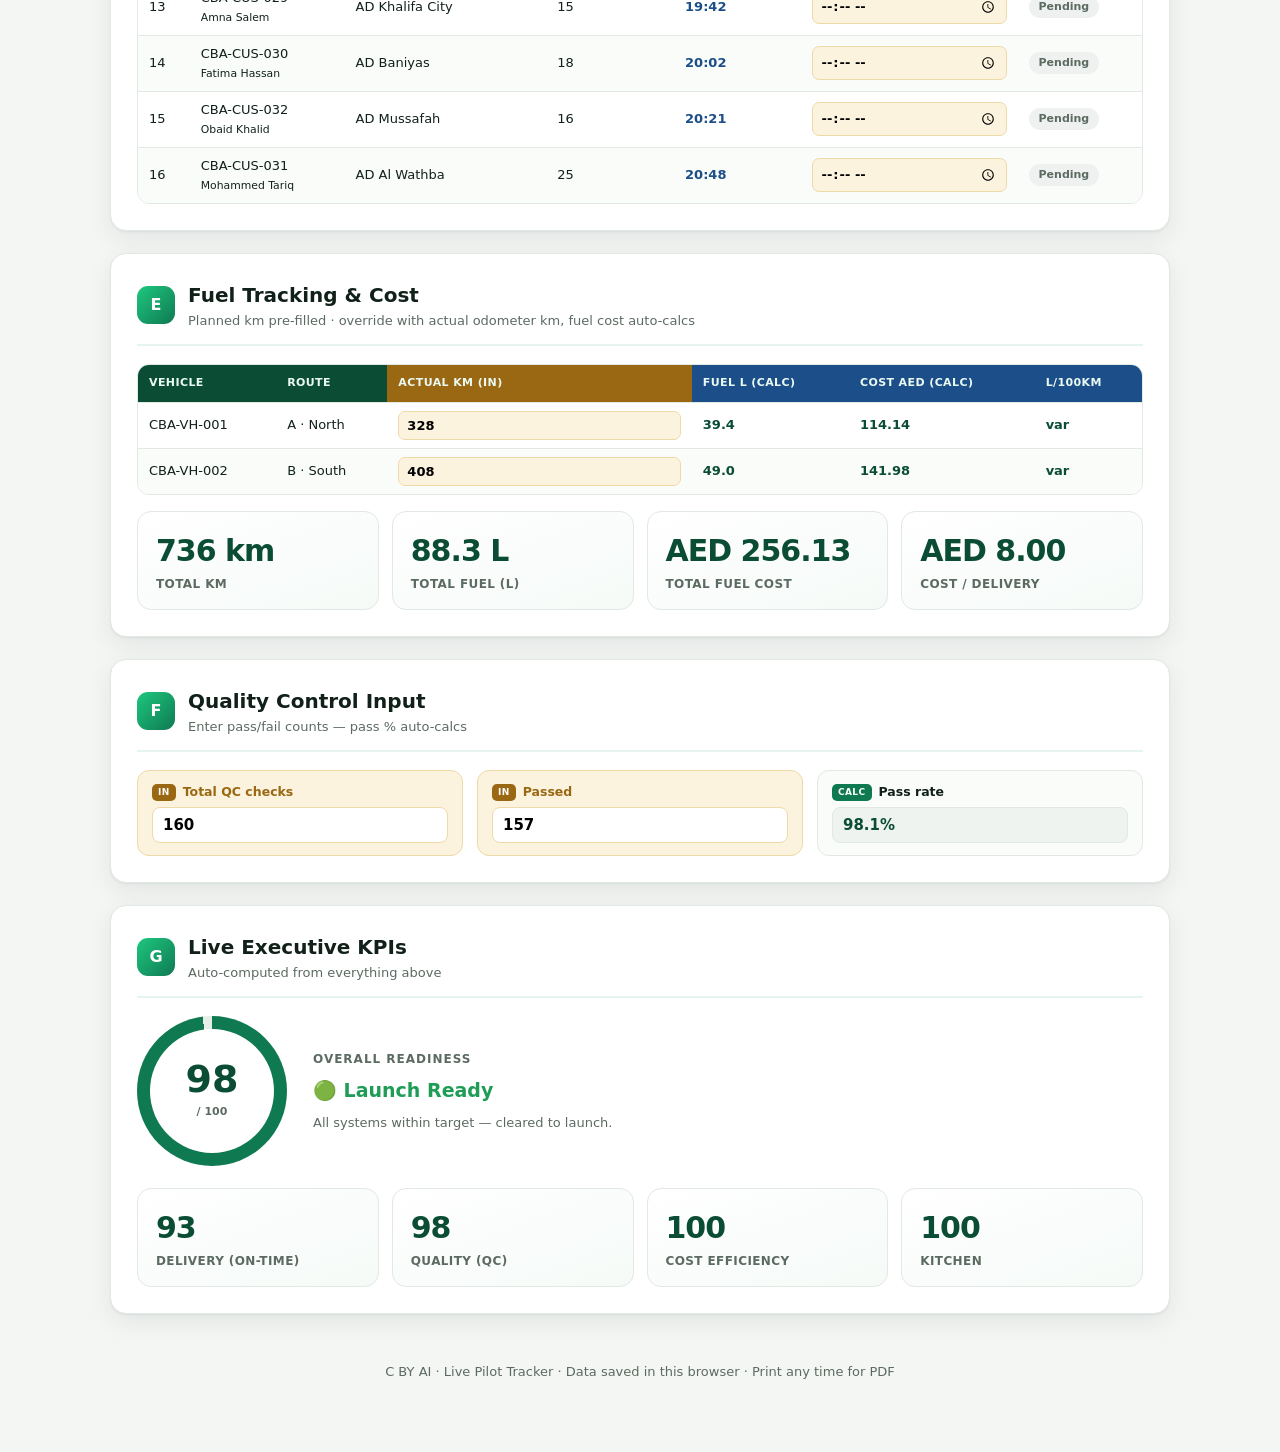
<file: C-BY-AI-Pilot-Tracker.html>
<!DOCTYPE html>
<html lang="en">
<head>
<meta charset="UTF-8">
<meta name="viewport" content="width=device-width, initial-scale=1.0">
<title>C BY AI — Live Pilot Tracker</title>
<style>
  :root{
    --bg:#f4f6f4;--surface:#fff;--ink:#11211a;--muted:#5c6b62;--line:#e2e8e2;
    --brand:#0f7a52;--brand-soft:#e6f4ee;--brand-deep:#0a4d34;
    --assume:#1c4e8a;--assume-soft:#e7effb;     /* blue = assumption */
    --input:#9a6712;--input-soft:#fcf3df;        /* amber = you enter */
    --red:#c0392b;--amber:#d98a14;--green:#1f9d57;
    --shadow:0 1px 2px rgba(16,40,30,.06),0 8px 24px rgba(16,40,30,.08);
    --radius:16px;--maxw:1100px;
  }
  *{box-sizing:border-box}
  body{margin:0;background:var(--bg);color:var(--ink);font-family:"Segoe UI",system-ui,sans-serif;line-height:1.5}
  .wrap{max-width:var(--maxw);margin:0 auto;padding:0 20px}
  .hero{background:linear-gradient(160deg,var(--brand-deep),#06301f);color:#eafaf2;padding:40px 0 56px}
  .brand-mark{display:inline-flex;align-items:center;gap:12px;font-weight:800;letter-spacing:.5px;font-size:13px;text-transform:uppercase;color:#9be7c4}
  .brand-dot{width:32px;height:32px;border-radius:9px;background:linear-gradient(135deg,#1ec77f,#0f7a52);display:grid;place-items:center;font-size:17px}
  h1{font-size:clamp(26px,3.5vw,42px);margin:14px 0 6px;font-weight:800;letter-spacing:-1px}
  .sub{color:#b9ddcb;font-size:15px;max-width:620px}

  .keyrow{display:flex;gap:16px;flex-wrap:wrap;margin:-32px 0 26px;position:relative;z-index:2}
  .keycard{flex:1;min-width:240px;background:var(--surface);border:1px solid var(--line);border-radius:14px;box-shadow:var(--shadow);padding:16px 18px}
  .keycard h4{margin:0 0 6px;font-size:13px;text-transform:uppercase;letter-spacing:.6px;display:flex;align-items:center;gap:8px}
  .swatch{width:14px;height:14px;border-radius:4px;display:inline-block}
  .keycard p{margin:0;font-size:13px;color:var(--muted)}

  section{background:var(--surface);border:1px solid var(--line);border-radius:var(--radius);box-shadow:var(--shadow);padding:26px;margin:0 0 22px}
  .sec-head{display:flex;align-items:center;gap:13px;margin-bottom:18px;padding-bottom:14px;border-bottom:2px solid var(--brand-soft)}
  .sec-num{width:38px;height:38px;border-radius:11px;flex:none;display:grid;place-items:center;font-weight:800;color:#fff;background:linear-gradient(135deg,#1ec77f,#0f7a52)}
  .sec-head h2{margin:0;font-size:20px;font-weight:800}
  .sec-head p{margin:1px 0 0;font-size:13px;color:var(--muted)}

  .grid{display:grid;gap:14px}
  .g3{grid-template-columns:repeat(auto-fit,minmax(200px,1fr))}
  .g2{grid-template-columns:repeat(auto-fit,minmax(240px,1fr))}

  .field{display:flex;flex-direction:column;gap:5px;background:#fafcfa;border:1px solid var(--line);border-radius:12px;padding:12px 14px}
  .field label{font-size:12.5px;font-weight:700;display:flex;align-items:center;gap:7px}
  .field small{font-size:11px;color:var(--muted)}
  .field input,.field select{font-size:15px;font-weight:700;border:1px solid var(--line);border-radius:8px;padding:8px 10px;font-family:inherit;background:#fff}
  .field input:focus,.field select:focus{outline:none;border-color:var(--brand);box-shadow:0 0 0 3px var(--brand-soft)}
  .field.assume{background:var(--assume-soft);border-color:#c9dbf3}
  .field.assume input{border-color:#c9dbf3}
  .field.assume label{color:var(--assume)}
  .field.input{background:var(--input-soft);border-color:#eed9a8}
  .field.input input,.field.input select{border-color:#eed9a8}
  .field.input label{color:var(--input)}
  .tag{font-size:9px;font-weight:800;padding:2px 6px;border-radius:5px;text-transform:uppercase;letter-spacing:.4px}
  .tag.a{background:var(--assume);color:#fff}
  .tag.i{background:var(--input);color:#fff}

  .tbl-scroll{overflow-x:auto;border-radius:12px;border:1px solid var(--line)}
  table{border-collapse:collapse;width:100%;font-size:13px;min-width:640px}
  thead th{background:var(--brand-deep);color:#eafaf2;text-align:left;padding:10px 11px;font-weight:700;font-size:11px;text-transform:uppercase;letter-spacing:.4px;white-space:nowrap}
  tbody td{padding:8px 11px;border-top:1px solid var(--line);white-space:nowrap}
  tbody tr:nth-child(even){background:#fafcfa}
  .colhead-a{background:var(--assume)!important}
  .colhead-i{background:var(--input)!important}
  table input,table select{width:100%;min-width:84px;border:1px solid #eed9a8;background:var(--input-soft);border-radius:7px;padding:6px 8px;font-family:inherit;font-size:13px;font-weight:700}
  table input:focus,table select:focus{outline:none;border-color:var(--brand);box-shadow:0 0 0 2px var(--brand-soft)}
  .calc{font-weight:800;color:var(--brand-deep)}
  .eta{font-weight:800;color:var(--assume)}

  .badge{display:inline-block;padding:3px 10px;border-radius:999px;font-size:11px;font-weight:800}
  .b-ok{background:#e2f6ea;color:#1f7a45}.b-late{background:#fbe4e1;color:#a02a1d}.b-pend{background:#eef1ef;color:#5c6b62}

  /* KPI live */
  .kpi-grid{display:grid;grid-template-columns:repeat(auto-fit,minmax(150px,1fr));gap:13px}
  .kpi{background:linear-gradient(160deg,#fff,#f5faf7);border:1px solid var(--line);border-radius:14px;padding:16px 18px}
  .kpi .v{font-size:30px;font-weight:800;color:var(--brand-deep);letter-spacing:-1px}
  .kpi .l{font-size:12px;color:var(--muted);font-weight:700;text-transform:uppercase;letter-spacing:.4px;margin-top:2px}
  .ring{--p:0;width:150px;height:150px;border-radius:50%;flex:none;display:grid;place-items:center;background:conic-gradient(var(--brand) calc(var(--p)*1%),#e7eee9 0);position:relative}
  .ring:before{content:"";position:absolute;inset:13px;border-radius:50%;background:#fff}
  .ring .rv{position:relative;text-align:center}
  .ring .rv b{font-size:38px;font-weight:800;color:var(--brand-deep);display:block;line-height:1}
  .ring .rv small{font-size:11px;color:var(--muted);font-weight:700}
  .overall{display:flex;gap:26px;align-items:center;flex-wrap:wrap}
  .rating{font-size:19px;font-weight:800;margin-top:8px}

  .toolbar{position:fixed;right:16px;bottom:16px;z-index:50;display:flex;gap:10px}
  .toolbar button{border:none;color:#fff;font-weight:700;font-size:14px;padding:12px 17px;border-radius:999px;cursor:pointer;box-shadow:0 8px 24px rgba(0,0,0,.2)}
  .b-print{background:var(--brand)}.b-save{background:var(--assume)}.b-reset{background:#8a8a8a}
  .saved{position:fixed;left:50%;top:20px;transform:translateX(-50%);background:var(--brand-deep);color:#fff;padding:10px 18px;border-radius:999px;font-weight:700;font-size:13px;opacity:0;transition:.3s;z-index:60;pointer-events:none}
  .saved.show{opacity:1}
  footer{text-align:center;color:var(--muted);font-size:13px;padding:26px 0 70px}
  @media print{.toolbar,.toolbar *{display:none}body{background:#fff}section{break-inside:avoid;box-shadow:none}}
</style>
</head>
<body>

<style>
  html{scroll-padding-top:66px}
  section{scroll-margin-top:66px}
  .topnav{position:sticky;top:0;z-index:100;background:rgba(8,42,28,.96);backdrop-filter:blur(10px);
    border-bottom:1px solid rgba(255,255,255,.1);box-shadow:0 4px 18px rgba(0,0,0,.18)}
  .nav-inner{max-width:1100px;margin:0 auto;padding:0 20px;height:54px;display:flex;align-items:center;justify-content:space-between;gap:16px}
  .nav-brand{display:inline-flex;align-items:center;gap:9px;color:#9be7c4;font-weight:800;font-size:14px;letter-spacing:.5px;text-decoration:none;text-transform:uppercase;white-space:nowrap}
  .nav-brand b{width:26px;height:26px;border-radius:8px;background:linear-gradient(135deg,#1ec77f,#0f7a52);display:grid;place-items:center;font-size:14px}
  .nav-links{display:flex;gap:6px;flex-wrap:wrap}
  .nav-links a{color:#cfe9da;text-decoration:none;font-weight:700;font-size:13.5px;padding:8px 13px;border-radius:9px;transition:.15s;white-space:nowrap}
  .nav-links a:hover{background:rgba(255,255,255,.1);color:#fff}
  .nav-links a.active{background:linear-gradient(135deg,#1ec77f,#0f7a52);color:#fff;box-shadow:0 4px 14px rgba(30,199,127,.35)}
  .nav-links a.lang{border:1px solid rgba(255,255,255,.25);color:#9be7c4}
  @media print{.topnav{display:none}}
  @media(max-width:560px){.nav-brand span{display:none}.nav-inner{height:auto;padding:8px 14px;flex-wrap:wrap}}
</style>
<nav class="topnav"><div class="nav-inner">
  <a class="nav-brand" href="C-BY-AI-Pilot-Dashboard.html"><b>🍃</b><span>C BY AI</span></a>
  <div class="nav-links">
    <a href="C-BY-AI-Pilot-Dashboard.html">📊 Dashboard</a>
    <a href="C-BY-AI-Pilot-Tracker.html" class="active">🧮 Tracker</a>
    <a href="C-BY-AI-One-Day-Test.html">✅ One-Day Test</a>
    <a href="C-BY-AI-Pilot-Tracker-AR.html" class="lang">🌐 عربي</a>
  </div>
</div></nav>

<header class="hero">
  <div class="wrap">
    <div class="brand-mark"><span class="brand-dot">🍃</span> C BY AI · Live Pilot Tracker</div>
    <h1>Operations Tracker &amp; Calculator</h1>
    <p class="sub">Set your assumptions, choose dispatch time, enter real numbers as the pilot runs. Everything recalculates live.</p>
  </div>
</header>

<div class="wrap">

  <div class="keyrow">
    <div class="keycard"><h4><span class="swatch" style="background:#1c4e8a"></span> Assumption</h4><p>Pre-filled estimate. Editable — change if your real rate differs (fuel price, speed, prep time).</p></div>
    <div class="keycard"><h4><span class="swatch" style="background:#9a6712"></span> Input</h4><p>You enter this live during the pilot — actual times, km, fuel, QC counts.</p></div>
    <div class="keycard"><h4><span class="swatch" style="background:#0f7a52"></span> Calculated</h4><p>Auto-computed from assumptions + inputs. Don't type here — it updates itself.</p></div>
  </div>

  <!-- A. ASSUMPTIONS -->
  <section id="assume">
    <div class="sec-head"><div class="sec-num">A</div><div><h2>Assumptions <span class="tag a">edit if needed</span></h2><p>Constants used in every calculation below</p></div></div>
    <div class="grid g3">
      <div class="field assume"><label><span class="tag a">A</span> Fuel price (AED/L)</label><input type="number" id="a_price" value="2.90" step="0.05" oninput="recalc()"><small>UAE diesel, est. Jun 2026</small></div>
      <div class="field assume"><label><span class="tag a">A</span> Fuel economy (L/100km)</label><input type="number" id="a_econ" value="12" step="0.5" oninput="recalc()"><small>Delivery van average</small></div>
      <div class="field assume"><label><span class="tag a">A</span> Avg road speed (km/h)</label><input type="number" id="a_speed" value="70" step="5" oninput="recalc()"><small>Drives ETA estimates</small></div>
      <div class="field assume"><label><span class="tag a">A</span> Service time / stop (min)</label><input type="number" id="a_service" value="5" step="1" oninput="recalc()"><small>Drop-off + handover</small></div>
      <div class="field assume"><label><span class="tag a">A</span> Prep time / meal (min)</label><input type="number" id="a_prep" value="4.9" step="0.1" oninput="recalc()"><small>Kitchen throughput</small></div>
      <div class="field assume"><label><span class="tag a">A</span> On-time target (%)</label><input type="number" id="a_ontime" value="90" step="1" oninput="recalc()"><small>Launch gate</small></div>
    </div>
  </section>

  <!-- B. DISPATCH TIME -->
  <section id="dispatch">
    <div class="sec-head"><div class="sec-num">B</div><div><h2>Dispatch Start Time <span class="tag i">you choose</span></h2><p>Pick when each route leaves HQ — all stop ETAs recalculate</p></div></div>
    <div class="grid g2">
      <div class="field input"><label><span class="tag i">IN</span> Route A — North · CBA-VH-001 / CBA-DR-001</label><input type="time" id="startA" value="16:00" oninput="recalc()"><small>Serves Ajman · Sharjah · RAK · Fujairah (16 stops)</small></div>
      <div class="field input"><label><span class="tag i">IN</span> Route B — South · CBA-VH-002 / CBA-DR-002</label><input type="time" id="startB" value="16:00" oninput="recalc()"><small>Serves Dubai · Abu Dhabi (16 stops)</small></div>
    </div>
    <div class="kpi-grid" style="margin-top:16px">
      <div class="kpi"><div class="v" id="retA">—</div><div class="l">Route A est. return</div></div>
      <div class="kpi"><div class="v" id="retB">—</div><div class="l">Route B est. return</div></div>
      <div class="kpi"><div class="v" id="durA">—</div><div class="l">Route A duration</div></div>
      <div class="kpi"><div class="v" id="durB">—</div><div class="l">Route B duration</div></div>
    </div>
    <div style="display:flex;gap:12px;flex-wrap:wrap;margin-top:16px">
      <a href="https://www.google.com/maps/dir/Umm+Al+Quwain,UAE/Al+Jurf,Ajman,UAE/Ajman+Corniche,Ajman,UAE/Al+Nuaimiya,Ajman,UAE/Al+Rashidiya,Ajman,UAE/Al+Khan,Sharjah,UAE/Al+Majaz,Sharjah,UAE/Al+Taawun,Sharjah,UAE/Al+Nahda,Sharjah,UAE" target="_blank" style="background:linear-gradient(135deg,#1ec77f,#0f7a52);color:#fff;padding:12px 17px;border-radius:11px;text-decoration:none;font-weight:700;font-size:13px;display:inline-flex;gap:8px;align-items:center">🗺️ Route A · Part 1 (1–8)</a>
      <a href="https://www.google.com/maps/dir/Muwailih,Sharjah,UAE/Al+Hamra,Ras+Al+Khaimah,UAE/Al+Nakheel,Ras+Al+Khaimah,UAE/Al+Mairid,Ras+Al+Khaimah,UAE/Khorfakkan,Sharjah,UAE/Kalba,Sharjah,UAE/Fujairah+City,Fujairah,UAE/Dibba+Al+Fujairah,UAE/Umm+Al+Quwain,UAE" target="_blank" style="background:linear-gradient(135deg,#1ec77f,#0f7a52);color:#fff;padding:12px 17px;border-radius:11px;text-decoration:none;font-weight:700;font-size:13px;display:inline-flex;gap:8px;align-items:center">🗺️ Route A · Part 2 (9–16)</a>
      <a href="https://www.google.com/maps/dir/Umm+Al+Quwain,UAE/Al+Qusais,Dubai,UAE/Mirdif,Dubai,UAE/Deira,Dubai,UAE/Dubai+Silicon+Oasis,UAE/Dubai+Hills,Dubai,UAE/Business+Bay,Dubai,UAE/Downtown+Dubai,UAE/Al+Barsha,Dubai,UAE" target="_blank" style="background:linear-gradient(135deg,#1ec77f,#0f7a52);color:#fff;padding:12px 17px;border-radius:11px;text-decoration:none;font-weight:700;font-size:13px;display:inline-flex;gap:8px;align-items:center">🗺️ Route B · Part 1 (1–8)</a>
      <a href="https://www.google.com/maps/dir/Jumeirah+Lake+Towers,Dubai,UAE/Dubai+Marina,UAE/Yas+Island,Abu+Dhabi,UAE/Al+Raha,Abu+Dhabi,UAE/Khalifa+City,Abu+Dhabi,UAE/Baniyas,Abu+Dhabi,UAE/Mussafah,Abu+Dhabi,UAE/Al+Wathba,Abu+Dhabi,UAE/Umm+Al+Quwain,UAE" target="_blank" style="background:linear-gradient(135deg,#1ec77f,#0f7a52);color:#fff;padding:12px 17px;border-radius:11px;text-decoration:none;font-weight:700;font-size:13px;display:inline-flex;gap:8px;align-items:center">🗺️ Route B · Part 2 (9–16)</a>
    </div>
  </section>

  <!-- C. ROUTE A TRACKING -->
  <section id="routeA">
    <div class="sec-head"><div class="sec-num">C</div><div><h2>Route A Tracking — North</h2><p>ETA auto from dispatch time · enter actual arrival to track on-time</p></div></div>
    <div class="tbl-scroll"><table id="tblA">
      <thead><tr>
        <th>#</th><th>Customer</th><th>Area</th>
        <th class="colhead-a">Leg km (A)</th><th class="colhead-a">ETA (calc)</th>
        <th class="colhead-i">Actual arrival (IN)</th><th>Status</th>
      </tr></thead>
      <tbody><!-- JS fills --></tbody>
    </table></div>
  </section>

  <!-- D. ROUTE B TRACKING -->
  <section id="routeB">
    <div class="sec-head"><div class="sec-num">D</div><div><h2>Route B Tracking — South</h2><p>ETA auto from dispatch time · enter actual arrival to track on-time</p></div></div>
    <div class="tbl-scroll"><table id="tblB">
      <thead><tr>
        <th>#</th><th>Customer</th><th>Area</th>
        <th class="colhead-a">Leg km (A)</th><th class="colhead-a">ETA (calc)</th>
        <th class="colhead-i">Actual arrival (IN)</th><th>Status</th>
      </tr></thead>
      <tbody></tbody>
    </table></div>
  </section>

  <!-- E. FUEL -->
  <section id="fuel">
    <div class="sec-head"><div class="sec-num">E</div><div><h2>Fuel Tracking &amp; Cost</h2><p>Planned km pre-filled · override with actual odometer km, fuel cost auto-calcs</p></div></div>
    <div class="tbl-scroll"><table id="tblF">
      <thead><tr>
        <th>Vehicle</th><th>Route</th>
        <th class="colhead-i">Actual km (IN)</th>
        <th class="colhead-a">Fuel L (calc)</th><th class="colhead-a">Cost AED (calc)</th><th class="colhead-a">L/100km</th>
      </tr></thead>
      <tbody>
        <tr><td>CBA-VH-001</td><td>A · North</td><td><input type="number" id="kmA" value="328" oninput="recalc()"></td><td class="calc" id="fLA">—</td><td class="calc" id="fCA">—</td><td class="calc">var</td></tr>
        <tr><td>CBA-VH-002</td><td>B · South</td><td><input type="number" id="kmB" value="408" oninput="recalc()"></td><td class="calc" id="fLB">—</td><td class="calc" id="fCB">—</td><td class="calc">var</td></tr>
      </tbody>
    </table></div>
    <div class="kpi-grid" style="margin-top:16px">
      <div class="kpi"><div class="v" id="kmTot">—</div><div class="l">Total km</div></div>
      <div class="kpi"><div class="v" id="fuelTot">—</div><div class="l">Total fuel (L)</div></div>
      <div class="kpi"><div class="v" id="costTot">—</div><div class="l">Total fuel cost</div></div>
      <div class="kpi"><div class="v" id="costPer">—</div><div class="l">Cost / delivery</div></div>
    </div>
  </section>

  <!-- F. QC -->
  <section id="qc">
    <div class="sec-head"><div class="sec-num">F</div><div><h2>Quality Control Input</h2><p>Enter pass/fail counts — pass % auto-calcs</p></div></div>
    <div class="grid g3">
      <div class="field input"><label><span class="tag i">IN</span> Total QC checks</label><input type="number" id="qc_total" value="160" oninput="recalc()"></div>
      <div class="field input"><label><span class="tag i">IN</span> Passed</label><input type="number" id="qc_pass" value="157" oninput="recalc()"></div>
      <div class="field"><label><span class="tag" style="background:#0f7a52;color:#fff">CALC</span> Pass rate</label><input id="qc_rate" value="—" readonly style="background:#eef3ef;color:#0a4d34"></div>
    </div>
  </section>

  <!-- G. LIVE KPI -->
  <section id="kpis">
    <div class="sec-head"><div class="sec-num">G</div><div><h2>Live Executive KPIs</h2><p>Auto-computed from everything above</p></div></div>
    <div class="overall" style="margin-bottom:22px">
      <div class="ring" id="ring" style="--p:0"><div class="rv"><b id="overallV">—</b><small>/ 100</small></div></div>
      <div>
        <div style="font-size:12px;text-transform:uppercase;letter-spacing:1px;color:var(--muted);font-weight:700">Overall Readiness</div>
        <div class="rating" id="ratingV">—</div>
        <p style="margin:8px 0 0;color:var(--muted);font-size:13px;max-width:420px" id="ratingNote"></p>
      </div>
    </div>
    <div class="kpi-grid">
      <div class="kpi"><div class="v" id="kDeliv">—</div><div class="l">Delivery (on-time)</div></div>
      <div class="kpi"><div class="v" id="kQual">—</div><div class="l">Quality (QC)</div></div>
      <div class="kpi"><div class="v" id="kCost">—</div><div class="l">Cost efficiency</div></div>
      <div class="kpi"><div class="v" id="kKitchen">—</div><div class="l">Kitchen</div></div>
    </div>
  </section>

</div>

<footer>C BY AI · Live Pilot Tracker · Data saved in this browser · Print any time for PDF</footer>

<div class="toolbar">
  <button class="b-save" onclick="save()">💾 Save</button>
  <button class="b-print" onclick="window.print()">🖨️ Print PDF</button>
  <button class="b-reset" onclick="resetAll()">↺ Reset</button>
</div>
<div class="saved" id="savedMsg">✓ Saved</div>

<script>
// ---- Route data: customers + leg km (sequential from HQ), per Route Optimization ----
const ROUTES = {
  A:{ start:'startA', return:105, stops:[
    {id:'CBA-CUS-001',name:'Hind Ali',area:'Ajman Al Jurf',km:23},
    {id:'CBA-CUS-002',name:'Omar Hassan',area:'Ajman Corniche',km:3},
    {id:'CBA-CUS-003',name:'Fatima Khalid',area:'Ajman Al Nuaimiya',km:3},
    {id:'CBA-CUS-004',name:'Saeed Al Shamsi',area:'Ajman Al Rashidiya',km:2},
    {id:'CBA-CUS-005',name:'Tariq Nasser',area:'Sharjah Al Khan',km:17},
    {id:'CBA-CUS-006',name:'Yousef Ali',area:'Sharjah Al Majaz',km:3},
    {id:'CBA-CUS-007',name:'Latifa Omar',area:'Sharjah Al Taawun',km:3},
    {id:'CBA-CUS-008',name:'Mariam Saeed',area:'Sharjah Al Nahda',km:3},
    {id:'CBA-CUS-009',name:'Salem Rashid',area:'Sharjah Muwailih',km:4},
    {id:'CBA-CUS-010',name:'Noura Abdullah',area:'RAK Al Hamra',km:18},
    {id:'CBA-CUS-011',name:'Khalid Rashid',area:'RAK Al Nakheel',km:10},
    {id:'CBA-CUS-012',name:'Aisha Juma',area:'RAK Al Mairid',km:4},
    {id:'CBA-CUS-013',name:'Majid Ali',area:'Sharjah Khorfakkan',km:60},
    {id:'CBA-CUS-014',name:'Shamma Obaid',area:'Sharjah Kalba',km:18},
    {id:'CBA-CUS-015',name:'Hamad Sultan',area:'Fujairah City',km:12},
    {id:'CBA-CUS-016',name:'Reem Saif',area:'Fujairah Dibba',km:40},
  ]},
  B:{ start:'startB', return:160, stops:[
    {id:'CBA-CUS-017',name:'Sara Khalid',area:'Dubai Al Qusais',km:52},
    {id:'CBA-CUS-018',name:'Saif Majid',area:'Dubai Deira',km:8},
    {id:'CBA-CUS-019',name:'Faisal Omar',area:'Dubai Mirdif',km:6},
    {id:'CBA-CUS-020',name:'Rashid Juma',area:'Dubai Business Bay',km:18},
    {id:'CBA-CUS-021',name:'Ahmed Sultan',area:'Dubai Downtown',km:8},
    {id:'CBA-CUS-022',name:'Hessa Obaid',area:'Dubai Al Barsha',km:10},
    {id:'CBA-CUS-023',name:'Mona Ali',area:'Dubai Silicon Oasis',km:3},
    {id:'CBA-CUS-024',name:'Khalifa Rashid',area:'Dubai Dubai Hills',km:6},
    {id:'CBA-CUS-025',name:'Layla Ahmed',area:'Dubai Marina',km:6},
    {id:'CBA-CUS-026',name:'Maitha Saeed',area:'Dubai JLT',km:3},
    {id:'CBA-CUS-028',name:'Sara Nasser',area:'AD Yas Island',km:48},
    {id:'CBA-CUS-027',name:'Hamdan Ali',area:'AD Al Raha',km:6},
    {id:'CBA-CUS-029',name:'Amna Salem',area:'AD Khalifa City',km:15},
    {id:'CBA-CUS-030',name:'Fatima Hassan',area:'AD Baniyas',km:18},
    {id:'CBA-CUS-032',name:'Obaid Khalid',area:'AD Mussafah',km:16},
    {id:'CBA-CUS-031',name:'Mohammed Tariq',area:'AD Al Wathba',km:25},
  ]},
};

const $=id=>document.getElementById(id);
const num=id=>parseFloat($(id).value)||0;
function pad(n){return String(n).padStart(2,'0');}
function minToTime(baseMin){ baseMin=Math.round(baseMin); const h=Math.floor(baseMin/60)%24, m=baseMin%60; return pad(h)+':'+pad(m); }
function timeToMin(t){ if(!t)return 0; const [h,m]=t.split(':').map(Number); return h*60+m; }

// Build route tables once
function buildTable(key){
  const r=ROUTES[key], tb=$('tbl'+key).querySelector('tbody');
  tb.innerHTML = r.stops.map((s,i)=>`
    <tr data-route="${key}" data-i="${i}">
      <td>${i+1}</td><td>${s.id}<br><small>${s.name}</small></td><td>${s.area}</td>
      <td>${s.km}</td>
      <td class="eta" id="eta_${key}_${i}">—</td>
      <td><input type="time" class="actual" data-r="${key}" data-i="${i}" oninput="recalc()"></td>
      <td id="st_${key}_${i}"><span class="badge b-pend">Pending</span></td>
    </tr>`).join('');
}
buildTable('A'); buildTable('B');

function recalc(){
  const speed=num('a_speed'), service=num('a_service');
  const price=num('a_price'), econ=num('a_econ');
  let onTimeCount=0, withActual=0, totalStops=0;

  ['A','B'].forEach(key=>{
    const r=ROUTES[key];
    let startMin=timeToMin($(r.start).value);
    let cum=startMin, cumKm=0;
    r.stops.forEach((s,i)=>{
      cumKm+=s.km;
      cum += s.km/speed*60;        // drive leg
      const etaMin=cum;
      $('eta_'+key+'_'+i).textContent=minToTime(etaMin);
      cum += service;              // handover before next leg
      totalStops++;
      // status from actual
      const inp=document.querySelector(`.actual[data-r="${key}"][data-i="${i}"]`);
      const stCell=$('st_'+key+'_'+i);
      if(inp && inp.value){
        withActual++;
        const aMin=timeToMin(inp.value);
        if(aMin<=etaMin+10){ onTimeCount++; stCell.innerHTML='<span class="badge b-ok">On-time</span>'; }
        else stCell.innerHTML='<span class="badge b-late">Late +'+(Math.round(aMin-etaMin))+'m</span>';
      } else stCell.innerHTML='<span class="badge b-pend">Pending</span>';
    });
    // return
    const retMin=cum - service + r.return/speed*60;
    $('ret'+key).textContent=minToTime(retMin);
    $('dur'+key).textContent=Math.round((retMin-startMin))+' min';
  });

  // Fuel
  const kmA=num('kmA'), kmB=num('kmB'), kmTot=kmA+kmB;
  const fLA=kmA*econ/100, fLB=kmB*econ/100, fL=fLA+fLB;
  const fCA=fLA*price, fCB=fLB*price, fC=fCA+fCB;
  $('fLA').textContent=fLA.toFixed(1); $('fLB').textContent=fLB.toFixed(1);
  $('fCA').textContent=fCA.toFixed(2); $('fCB').textContent=fCB.toFixed(2);
  $('kmTot').textContent=kmTot+' km'; $('fuelTot').textContent=fL.toFixed(1)+' L';
  $('costTot').textContent='AED '+fC.toFixed(2);
  const deliveries=totalStops||1;
  const costPer=fC/deliveries;
  $('costPer').textContent='AED '+costPer.toFixed(2);

  // QC
  const qt=num('qc_total'), qp=num('qc_pass');
  const qcRate=qt?qp/qt*100:0;
  $('qc_rate').value=qcRate.toFixed(1)+'%';

  // ---- KPI scores ----
  // Delivery: on-time % vs entered actuals (if none entered, show target baseline 93)
  const ontimePct = withActual? onTimeCount/withActual*100 : 93.3;
  const kDeliv=Math.round(Math.min(100, ontimePct));
  // Quality from QC
  const kQual=Math.round(Math.min(100,qcRate));
  // Cost efficiency: AED10/delivery=100, scales down; AED20=0
  const kCost=Math.round(Math.max(0,Math.min(100,(20-costPer)/10*100)));
  // Kitchen: fixed from pilot prep (97.8 baseline) lightly tied to prep time assumption
  const prep=num('a_prep'); const kKitchen=Math.round(Math.max(60,Math.min(100,100-(prep-4.9)*4)));

  $('kDeliv').textContent=kDeliv; $('kQual').textContent=kQual;
  $('kCost').textContent=kCost; $('kKitchen').textContent=kKitchen;

  const overall=Math.round((kDeliv+kQual+kCost+kKitchen)/4);
  $('overallV').textContent=overall;
  $('ring').style.setProperty('--p',overall);
  let rating,note,col;
  if(overall<60){rating='🔴 Not Ready';col='#c0392b';note='Critical gaps — do not launch.';}
  else if(overall<75){rating='🟠 Pilot Only';col='#d98a14';note='Run more pilots before any launch.';}
  else if(overall<90){rating='🟡 Ready with Improvements';col='#c9a227';note='Close remaining gaps before full launch.';}
  else {rating='🟢 Launch Ready';col='#1f9d57';note='All systems within target — cleared to launch.';}
  $('ratingV').textContent=rating; $('ratingV').style.color=col; $('ratingNote').textContent=note;
}

// ---- Persistence ----
function allInputs(){ return document.querySelectorAll('input'); }
function save(){
  const data={};
  allInputs().forEach(el=>{ if(el.id) data[el.id]=el.value; });
  document.querySelectorAll('.actual').forEach(el=>{ data['act_'+el.dataset.r+'_'+el.dataset.i]=el.value; });
  localStorage.setItem('cbyai_tracker',JSON.stringify(data));
  const m=$('savedMsg'); m.classList.add('show'); setTimeout(()=>m.classList.remove('show'),1400);
}
function load(){
  const raw=localStorage.getItem('cbyai_tracker'); if(!raw)return;
  const data=JSON.parse(raw);
  allInputs().forEach(el=>{ if(el.id && data[el.id]!==undefined) el.value=data[el.id]; });
  document.querySelectorAll('.actual').forEach(el=>{ const k='act_'+el.dataset.r+'_'+el.dataset.i; if(data[k]!==undefined) el.value=data[k]; });
}
function resetAll(){ if(confirm('Clear all entered data and reset to defaults?')){ localStorage.removeItem('cbyai_tracker'); location.reload(); } }

// auto-save on any change
document.addEventListener('input', ()=>{ clearTimeout(window._t); window._t=setTimeout(save,800); });

load(); recalc();
</script>
</body>
</html>
</file>
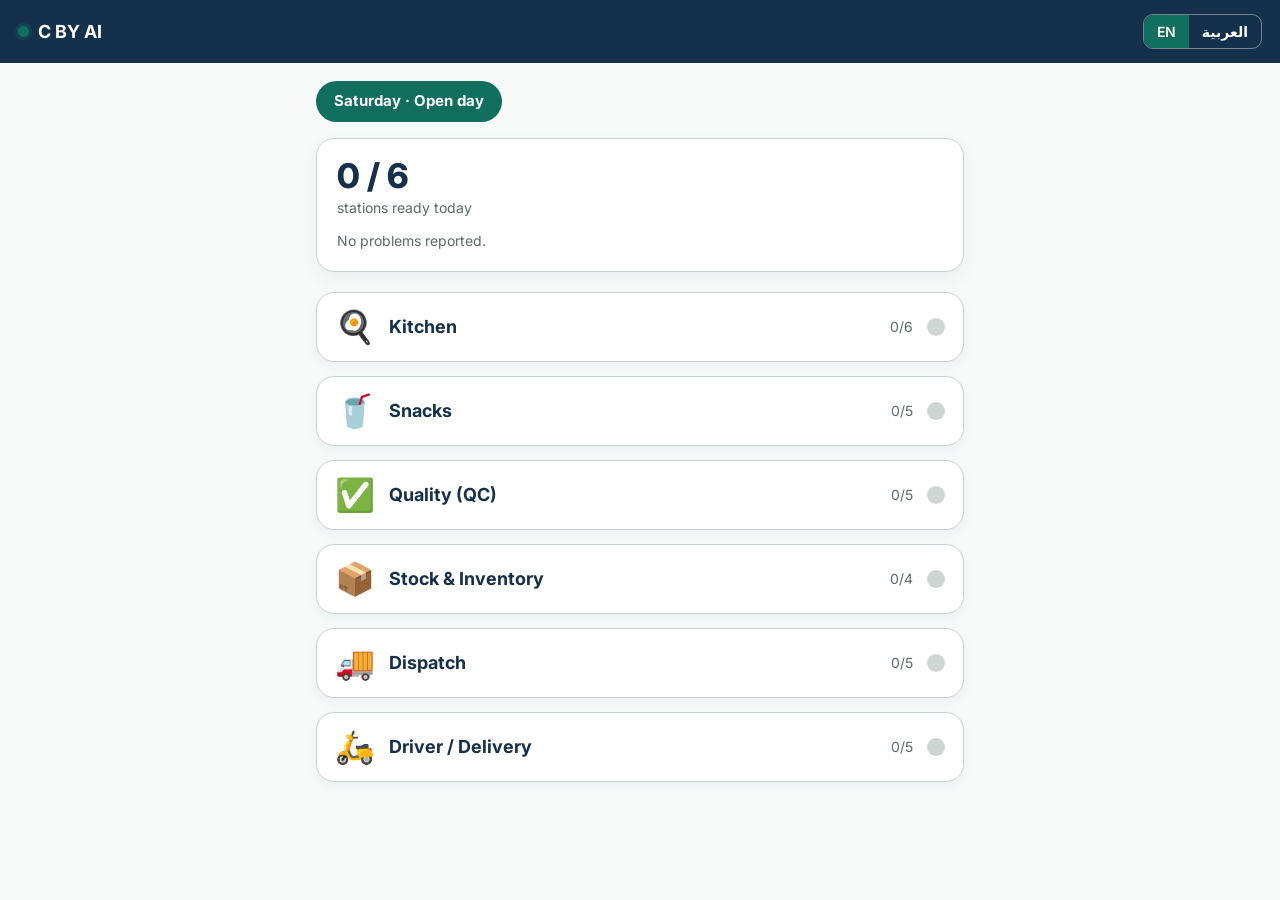
<file: pilot.html>
<!DOCTYPE html>
<html lang="en" dir="ltr">
<head>
<meta charset="UTF-8">
<meta name="viewport" content="width=device-width, initial-scale=1.0">
<title>C BY AI — Pilot Day Check</title>
<link rel="preconnect" href="https://fonts.googleapis.com">
<link href="https://fonts.googleapis.com/css2?family=Cairo:wght@400;600;700&family=Inter:wght@400;600;700&display=swap" rel="stylesheet">
<style>
  :root{
    --navy:#14304A; --teal:#0F6E5C; --bg:#F7FAF9; --line:#C9D2D0;
    --green:#1E8E5A; --amber:#B8860B; --red:#C0392B; --card:#fff; --text:#16302a; --muted:#5a6b66;
    --font:"Inter",Arial,system-ui,sans-serif;
  }
  html[lang="ar"]{ --font:"Cairo","Tajawal",Arial,sans-serif; }
  *{box-sizing:border-box}
  body{margin:0;font-family:var(--font);background:var(--bg);color:var(--text);font-size:17px;line-height:1.5}
  header{position:sticky;top:0;z-index:5;background:var(--navy);color:#fff;display:flex;align-items:center;gap:12px;padding:14px 18px}
  .brand{font-weight:700;font-size:18px;display:flex;align-items:center;gap:9px}
  .brand .dot{width:11px;height:11px;border-radius:50%;background:var(--teal);box-shadow:0 0 0 3px rgba(15,110,92,.3)}
  .lang{margin-inline-start:auto;display:flex;border:1px solid rgba(255,255,255,.4);border-radius:10px;overflow:hidden}
  .lang button{background:transparent;color:#fff;border:0;padding:8px 13px;cursor:pointer;font-weight:600;font-size:14px;font-family:inherit}
  .lang button.active{background:var(--teal)}
  main{max-width:680px;margin:0 auto;padding:18px 16px 70px}

  .daypill{display:inline-flex;align-items:center;gap:8px;padding:9px 18px;border-radius:30px;font-size:15px;font-weight:700;color:#fff;margin-bottom:16px}
  .daypill.open{background:var(--teal)} .daypill.closed{background:var(--red)}

  .summary{background:var(--card);border:1px solid var(--line);border-radius:18px;padding:20px;margin-bottom:20px;box-shadow:0 6px 18px rgba(20,48,74,.06)}
  .summary .big{font-size:34px;font-weight:800;color:var(--navy);line-height:1}
  .summary .sub{color:var(--muted);font-size:14px;margin-top:4px}
  .allclear{color:var(--green);font-weight:700;margin-top:12px}
  .probs{margin-top:14px;list-style:none;padding:0}
  .probs li{display:flex;gap:8px;padding:8px 12px;background:#fbeeec;border-radius:10px;margin-bottom:6px;font-size:14px}
  .probs li b{color:var(--red)}

  .tile{background:var(--card);border:1px solid var(--line);border-radius:18px;margin-bottom:14px;overflow:hidden;box-shadow:0 4px 12px rgba(20,48,74,.05)}
  .tile-head{display:flex;align-items:center;gap:14px;padding:18px;cursor:pointer}
  .tile-head .ic{font-size:32px;line-height:1}
  .tile-head .nm{font-weight:700;font-size:18px;color:var(--navy);flex:1}
  .tile-head .cnt{font-size:14px;color:var(--muted)}
  .statusdot{width:18px;height:18px;border-radius:50%;background:#cdd6d3;flex:0 0 auto}
  .statusdot.green{background:var(--green)} .statusdot.amber{background:var(--amber)} .statusdot.red{background:var(--red)}

  .tile-body{padding:0 18px 18px;display:none}
  .tile.open .tile-body{display:block}
  .chk{list-style:none;padding:0;margin:0 0 14px}
  .chk li{display:flex;align-items:flex-start;gap:12px;padding:11px 0;border-bottom:1px solid #eef1f0}
  .chk input{width:24px;height:24px;margin-top:1px;accent-color:var(--teal);flex:0 0 auto}
  .chk label{font-size:16px;cursor:pointer}
  .chk li.on label{text-decoration:line-through;color:var(--muted)}

  .flagrow{display:flex;gap:10px;margin:4px 0 10px}
  .flagrow button{flex:1;padding:14px;border-radius:12px;border:2px solid var(--line);background:#fff;font-weight:700;font-size:16px;cursor:pointer;font-family:inherit;color:var(--muted)}
  .flagrow button.ok.sel{background:var(--green);border-color:var(--green);color:#fff}
  .flagrow button.prob.sel{background:var(--red);border-color:var(--red);color:#fff}
  .note{width:100%;padding:12px;border:1px solid var(--line);border-radius:12px;font-size:15px;font-family:inherit;margin-bottom:6px}
  .done{width:100%;padding:13px;border:0;border-radius:12px;background:var(--navy);color:#fff;font-weight:700;font-size:16px;cursor:pointer;font-family:inherit}
  :focus-visible{outline:3px solid var(--teal);outline-offset:2px}
</style>
</head>
<body>
<header>
  <div class="brand"><span class="dot"></span> C BY AI</div>
  <div class="lang">
    <button id="en" class="active" onclick="setLang('en')">EN</button>
    <button id="ar" onclick="setLang('ar')">العربية</button>
  </div>
</header>
<main id="app"></main>

<script>
/* ============================================================
   C BY AI — Pilot Day Check.  Ultra-simple, testing period only.
   Tick today's checks, flag OK / Problem.  One screen, offline.
   ============================================================ */

/* ---- store: localStorage + memory fallback, bucketed by day ---- */
const Store = (()=>{
  const KEY="cbyai:pilot";
  let usable=true, mem={};
  try{ localStorage.setItem("t","1"); localStorage.removeItem("t"); }catch(e){ usable=false; }
  let s = (()=>{ if(!usable) return mem; try{return JSON.parse(localStorage.getItem(KEY))||{};}catch(e){return {};} })();
  s.lang=s.lang||"en"; s.days=s.days||{};
  function save(){ if(!usable){mem=s;return;} try{localStorage.setItem(KEY,JSON.stringify(s));}catch(e){mem=s;} }
  return {s,save};
})();

function todayKey(){ return new Date().toISOString().slice(0,10); }
// today's record for a station (auto-fresh each new day)
function rec(stId){
  const d=todayKey();
  const day=Store.s.days[d]||(Store.s.days[d]={});
  return day[stId]||(day[stId]={checks:{},flag:null,note:""});
}

let LANG=Store.s.lang;
const L=o=>o[LANG]||o.en;

const T={
  pilotTitle:{en:"Today's pilot check",ar:"فحص التجربة اليوم"},
  open:{en:"Open day",ar:"يوم عمل"},
  closed:{en:"Closed — Friday (day off)",ar:"إجازة — الجمعة (يوم راحة)"},
  ready:{en:"stations ready today",ar:"محطات جاهزة اليوم"},
  problemsToday:{en:"Problems today",ar:"مشاكل اليوم"},
  noProblems:{en:"No problems reported.",ar:"لا توجد مشاكل مسجّلة."},
  allClear:{en:"All stations OK ✓",ar:"كل المحطات سليمة ✓"},
  ok:{en:"OK ✓",ar:"سليم ✓"},
  problem:{en:"Problem ⚠",ar:"مشكلة ⚠"},
  notePh:{en:"What's the problem? (optional)",ar:"ما المشكلة؟ (اختياري)"},
  done:{en:"Done",ar:"تم"},
  weekday:{en:["Sunday","Monday","Tuesday","Wednesday","Thursday","Friday","Saturday"],
           ar:["الأحد","الإثنين","الثلاثاء","الأربعاء","الخميس","الجمعة","السبت"]},
};
const t=k=>T[k][LANG];

/* ---- 6 operational stations + their short daily checks ---- */
const STATIONS=[
  {id:"kitchen",icon:"🍳",name:{en:"Kitchen",ar:"المطبخ"},items:[
    {en:"Fridge/freezer temps logged",ar:"تسجيل حرارة الثلاجة/المجمّد"},
    {en:"Plan & recipes confirmed",ar:"تأكيد الخطة والوصفات"},
    {en:"Cook temps logged (≥75 °C)",ar:"تسجيل حرارة الطهي (≥75 °م)"},
    {en:"Blast-chill ≤5 °C done",ar:"التبريد السريع ≤5 °م تم"},
    {en:"Portions & labels correct",ar:"الحصص والملصقات صحيحة"},
    {en:"End-of-day clean-down",ar:"تنظيف نهاية اليوم"}]},
  {id:"snacks",icon:"🥤",name:{en:"Snacks",ar:"الوجبات الخفيفة"},items:[
    {en:"Chiller temps logged",ar:"تسجيل حرارة المبرّد"},
    {en:"Allergen separation checked",ar:"فحص فصل مسببات الحساسية"},
    {en:"Portions/measures recorded",ar:"تسجيل الحصص/المقادير"},
    {en:"Labels & use-by correct",ar:"الملصقات وتاريخ الانتهاء صحيحة"},
    {en:"Beverages chilled ≤5 °C",ar:"المشروبات مبرّدة ≤5 °م"}]},
  {id:"qc",icon:"✅",name:{en:"Quality (QC)",ar:"الجودة"},items:[
    {en:"Incoming goods checked & temp OK",ar:"فحص الوارد والحرارة سليمة"},
    {en:"Cook/chill logs complete",ar:"سجلات الطهي/التبريد كاملة"},
    {en:"Labels & allergens match plan",ar:"الملصقات والحساسية مطابقة للخطة"},
    {en:"Product ≤5 °C at release",ar:"المنتج ≤5 °م عند الإفراج"},
    {en:"Only passed orders released",ar:"إفراج عن الناجح فقط"}]},
  {id:"inventory",icon:"📦",name:{en:"Stock & Inventory",ar:"المخزون"},items:[
    {en:"Goods-in temps & dates checked",ar:"فحص حرارة وتواريخ الوارد"},
    {en:"Stock rotated (FEFO)",ar:"تدوير المخزون (الأقرب انتهاءً)"},
    {en:"Reorder-level items flagged",ar:"تحديد أصناف نقطة الطلب"},
    {en:"Stock counts updated",ar:"تحديث جرد المخزون"}]},
  {id:"dispatch",icon:"🚚",name:{en:"Dispatch",ar:"الإرسال"},items:[
    {en:"Orders QC-released",ar:"الطلبات مُفرج عنها من الجودة"},
    {en:"Van pre-chilled & clean",ar:"الشاحنة مبرّدة ونظيفة"},
    {en:"Loaded by stop order",ar:"التحميل حسب ترتيب التوقفات"},
    {en:"Scanned vs manifest",ar:"المسح مقابل بيان الشحن"},
    {en:"Doors sealed, seal recorded",ar:"الأبواب مختومة والختم مسجّل"}]},
  {id:"driver",icon:"🛵",name:{en:"Driver / Delivery",ar:"السائق / التوصيل"},items:[
    {en:"Cooler working & at temp",ar:"المبرّد يعمل وعلى الحرارة"},
    {en:"Full sealed load taken",ar:"أخذ الحمولة كاملة مختومة"},
    {en:"Delivered in time window",ar:"التوصيل في الموعد"},
    {en:"Every delivery confirmed",ar:"تأكيد كل توصيلة"},
    {en:"Returns brought back",ar:"إعادة المرتجعات"}]},
];

const open={}; // which tiles expanded (in-memory)

function statusOf(st){
  const r=rec(st.id);
  if(r.flag==="problem") return "red";
  const done=st.items.filter((_,i)=>r.checks[i]).length;
  if(done===0) return "grey";
  if(done===st.items.length) return "green";
  return "amber";
}
function isReady(st){
  const r=rec(st.id);
  const allDone=st.items.every((_,i)=>r.checks[i]);
  return allDone && r.flag==="ok";
}

function setLang(l){
  LANG=l; Store.s.lang=l; Store.save();
  document.documentElement.lang=l; document.documentElement.dir=(l==="ar")?"rtl":"ltr";
  document.getElementById("en").classList.toggle("active",l==="en");
  document.getElementById("ar").classList.toggle("active",l==="ar");
  render();
}

function render(){
  const app=document.getElementById("app"); app.innerHTML="";
  const d=new Date(), dow=d.getDay(), isFri=dow===5;

  const pill=document.createElement("div"); pill.className="daypill "+(isFri?"closed":"open");
  pill.textContent=t("weekday")[dow]+" · "+(isFri?t("closed"):t("open"));
  app.appendChild(pill);

  // summary
  const readyCount=STATIONS.filter(isReady).length;
  const problems=STATIONS.map(st=>({st,r:rec(st.id)})).filter(x=>x.r.flag==="problem");
  const sum=document.createElement("div"); sum.className="summary";
  sum.innerHTML=`<div class="big">${readyCount} / ${STATIONS.length}</div><div class="sub">${t("ready")}</div>`;
  if(problems.length){
    const h=document.createElement("div"); h.style.cssText="font-weight:700;margin-top:14px;color:var(--red)"; h.textContent=t("problemsToday");
    const ul=document.createElement("ul"); ul.className="probs";
    problems.forEach(({st,r})=>{ const li=document.createElement("li");
      li.innerHTML=`<b>${st.icon} ${L(st.name)}</b><span>${r.note?("— "+r.note):""}</span>`; ul.appendChild(li); });
    sum.appendChild(h); sum.appendChild(ul);
  } else if(readyCount===STATIONS.length){
    const a=document.createElement("div"); a.className="allclear"; a.textContent=t("allClear"); sum.appendChild(a);
  } else {
    const n=document.createElement("div"); n.className="sub"; n.style.marginTop="12px"; n.textContent=t("noProblems"); sum.appendChild(n);
  }
  app.appendChild(sum);

  // station tiles
  STATIONS.forEach(st=>{
    const r=rec(st.id);
    const tile=document.createElement("div"); tile.className="tile"+(open[st.id]?" open":"");
    const done=st.items.filter((_,i)=>r.checks[i]).length;

    const head=document.createElement("div"); head.className="tile-head";
    head.onclick=()=>{ open[st.id]=!open[st.id]; render(); };
    head.innerHTML=`<span class="ic">${st.icon}</span><span class="nm">${L(st.name)}</span>
      <span class="cnt">${done}/${st.items.length}</span><span class="statusdot ${statusOf(st)}"></span>`;
    tile.appendChild(head);

    const body=document.createElement("div"); body.className="tile-body";
    const ul=document.createElement("ul"); ul.className="chk";
    st.items.forEach((it,i)=>{
      const li=document.createElement("li"); if(r.checks[i]) li.className="on";
      const cb=document.createElement("input"); cb.type="checkbox"; cb.id=st.id+i; cb.checked=!!r.checks[i];
      cb.onchange=()=>{ if(cb.checked) r.checks[i]=true; else delete r.checks[i]; Store.save(); render(); };
      const lab=document.createElement("label"); lab.htmlFor=st.id+i; lab.textContent=L(it);
      li.appendChild(cb); li.appendChild(lab); ul.appendChild(li);
    });
    body.appendChild(ul);

    // OK / Problem flag
    const fr=document.createElement("div"); fr.className="flagrow";
    const okb=document.createElement("button"); okb.className="ok"+(r.flag==="ok"?" sel":""); okb.textContent=t("ok");
    okb.onclick=()=>{ r.flag=r.flag==="ok"?null:"ok"; Store.save(); render(); };
    const pb=document.createElement("button"); pb.className="prob"+(r.flag==="problem"?" sel":""); pb.textContent=t("problem");
    pb.onclick=()=>{ r.flag=r.flag==="problem"?null:"problem"; Store.save(); render(); };
    fr.appendChild(okb); fr.appendChild(pb); body.appendChild(fr);

    // note shown when problem
    if(r.flag==="problem"){
      const note=document.createElement("input"); note.className="note"; note.placeholder=t("notePh"); note.value=r.note||"";
      note.oninput=()=>{ r.note=note.value; Store.save(); };
      body.appendChild(note);
    }

    const done2=document.createElement("button"); done2.className="done"; done2.textContent=t("done");
    done2.onclick=()=>{ open[st.id]=false; render(); };
    body.appendChild(done2);

    tile.appendChild(body); app.appendChild(tile);
  });
}

setLang(LANG);
</script>
</body>
</html>
</file>
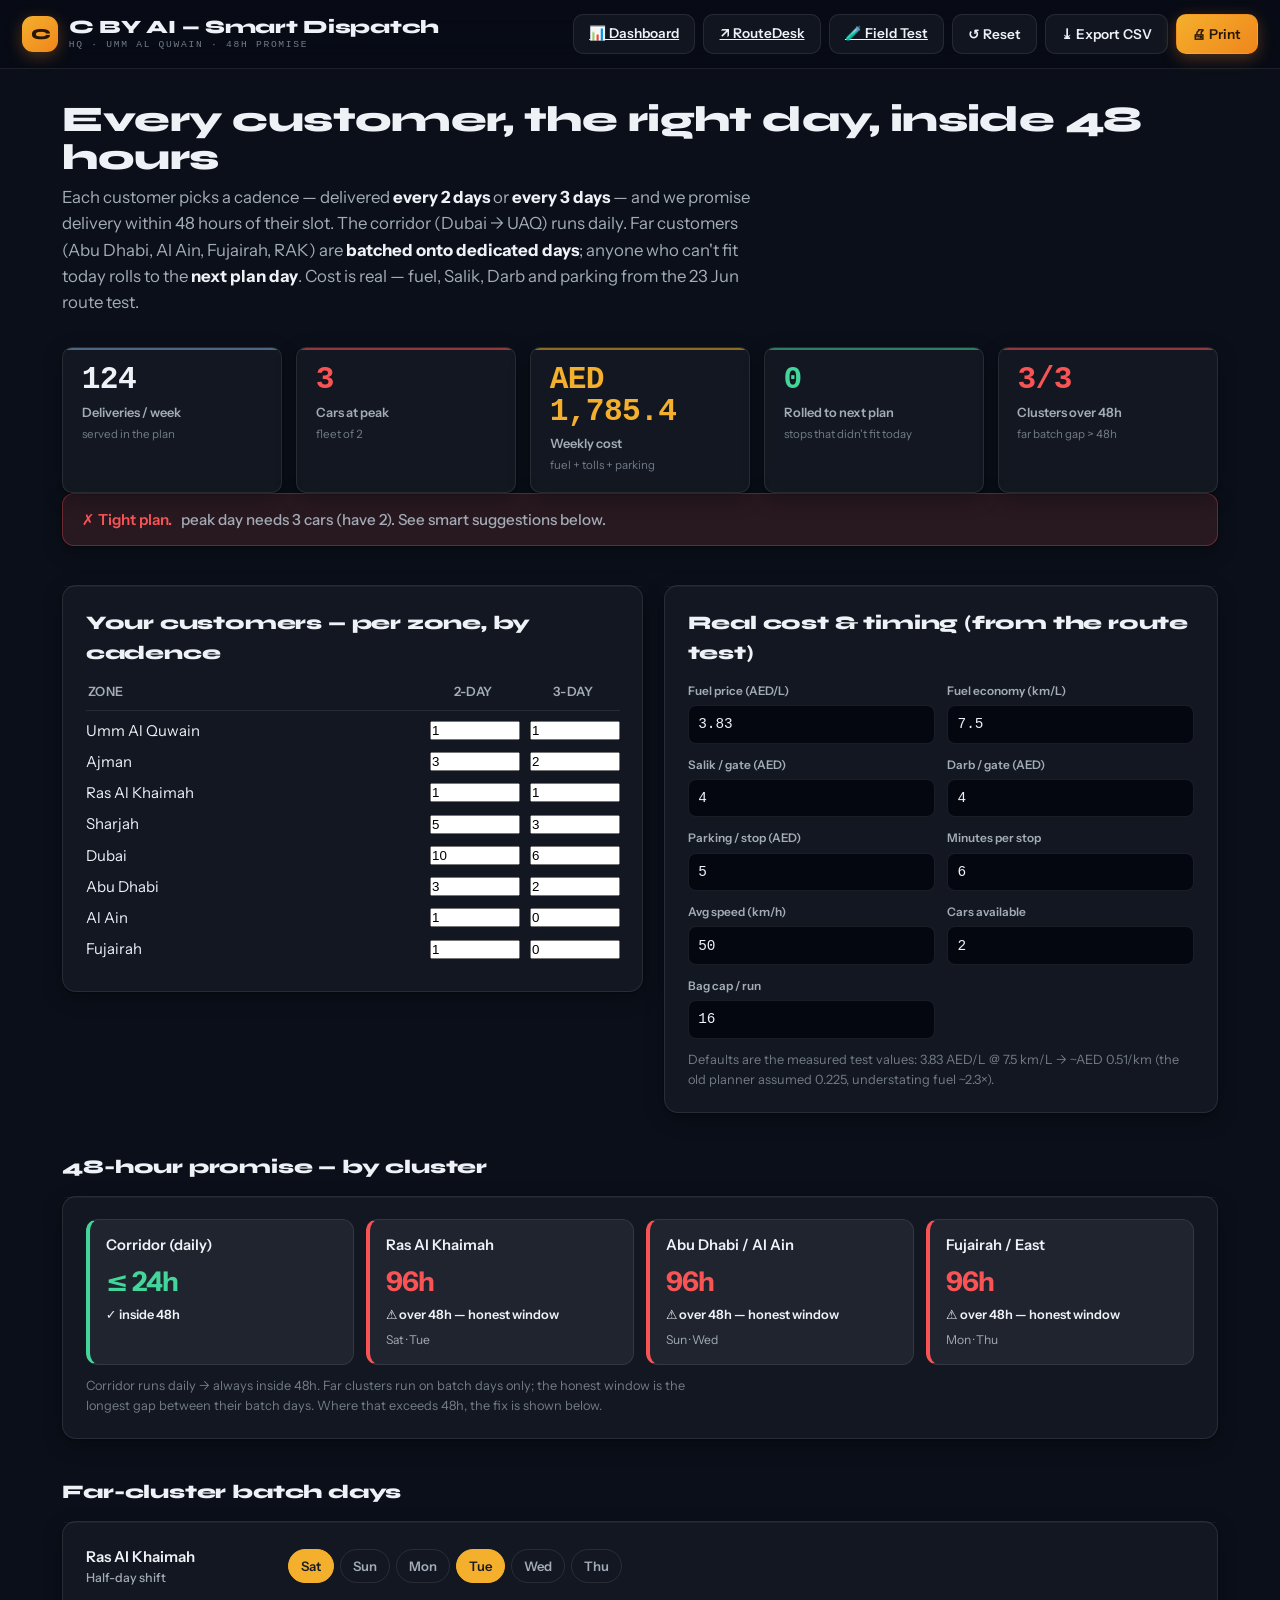
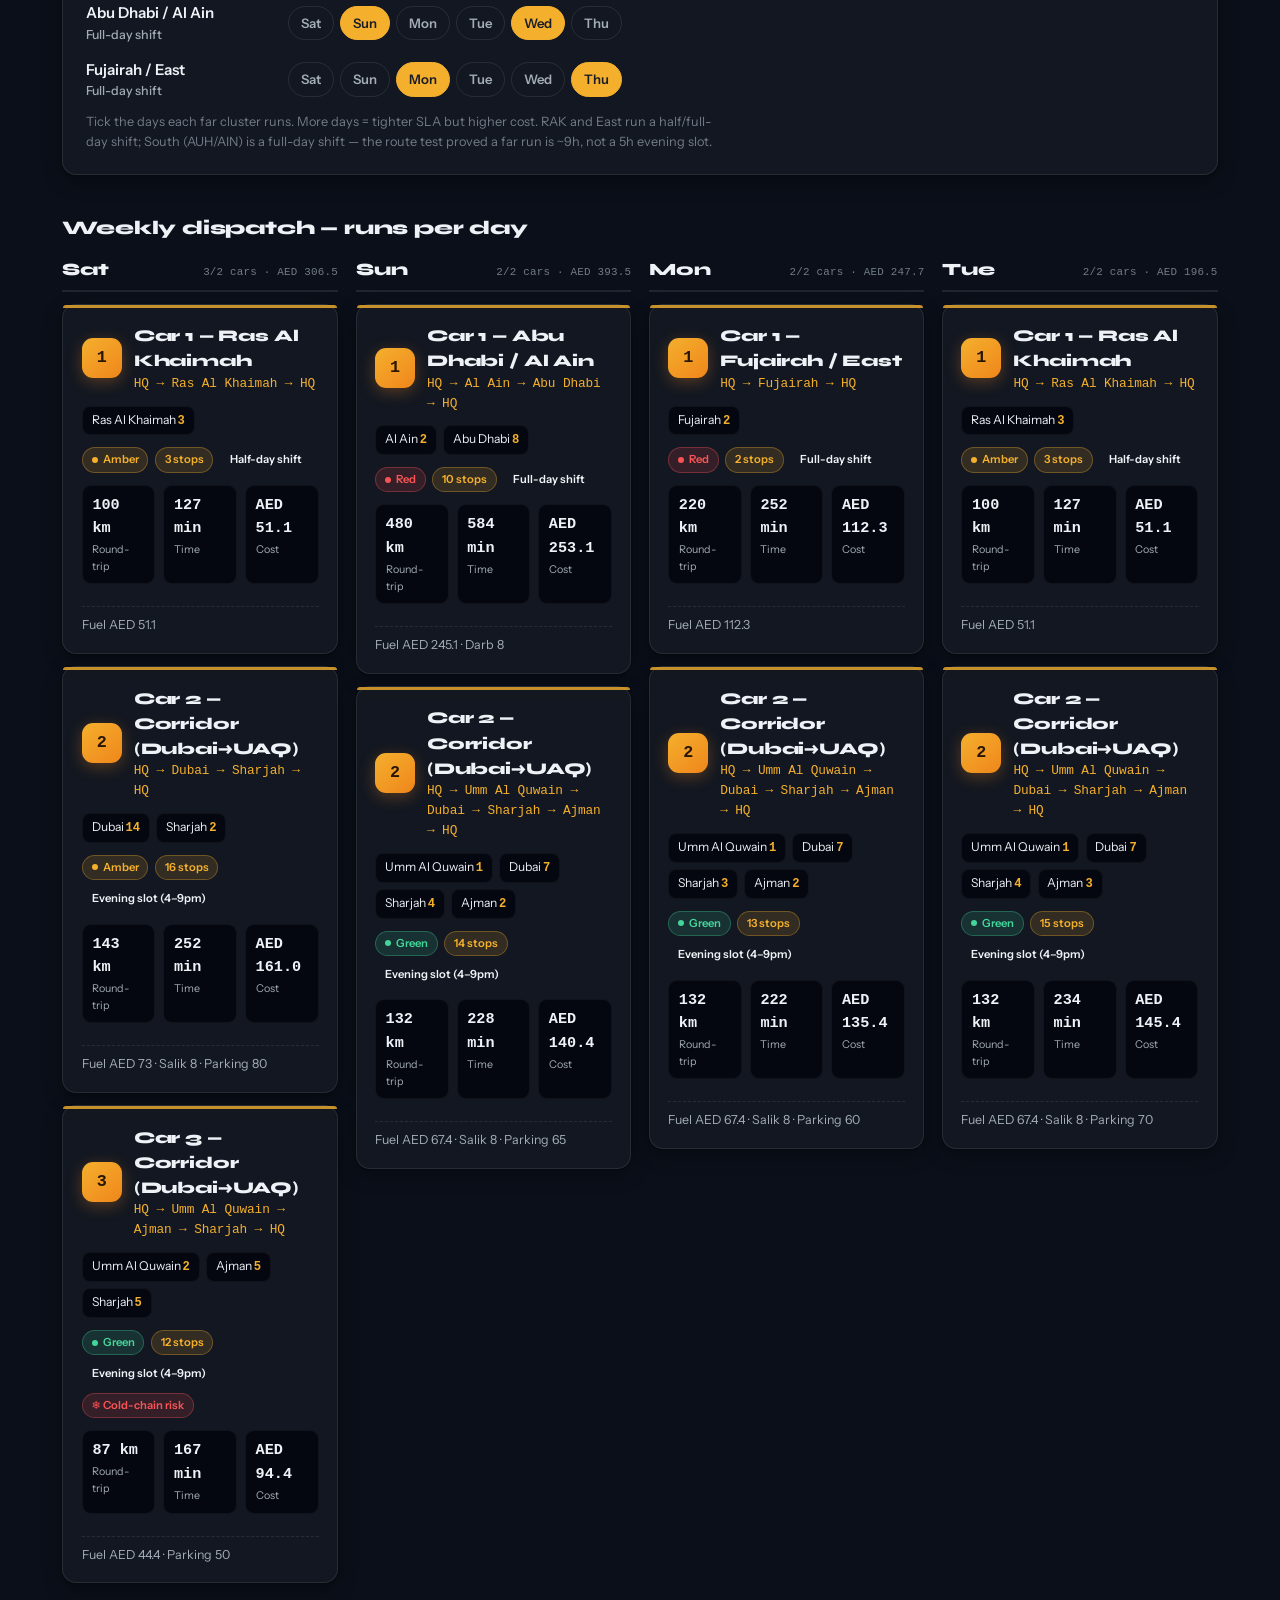
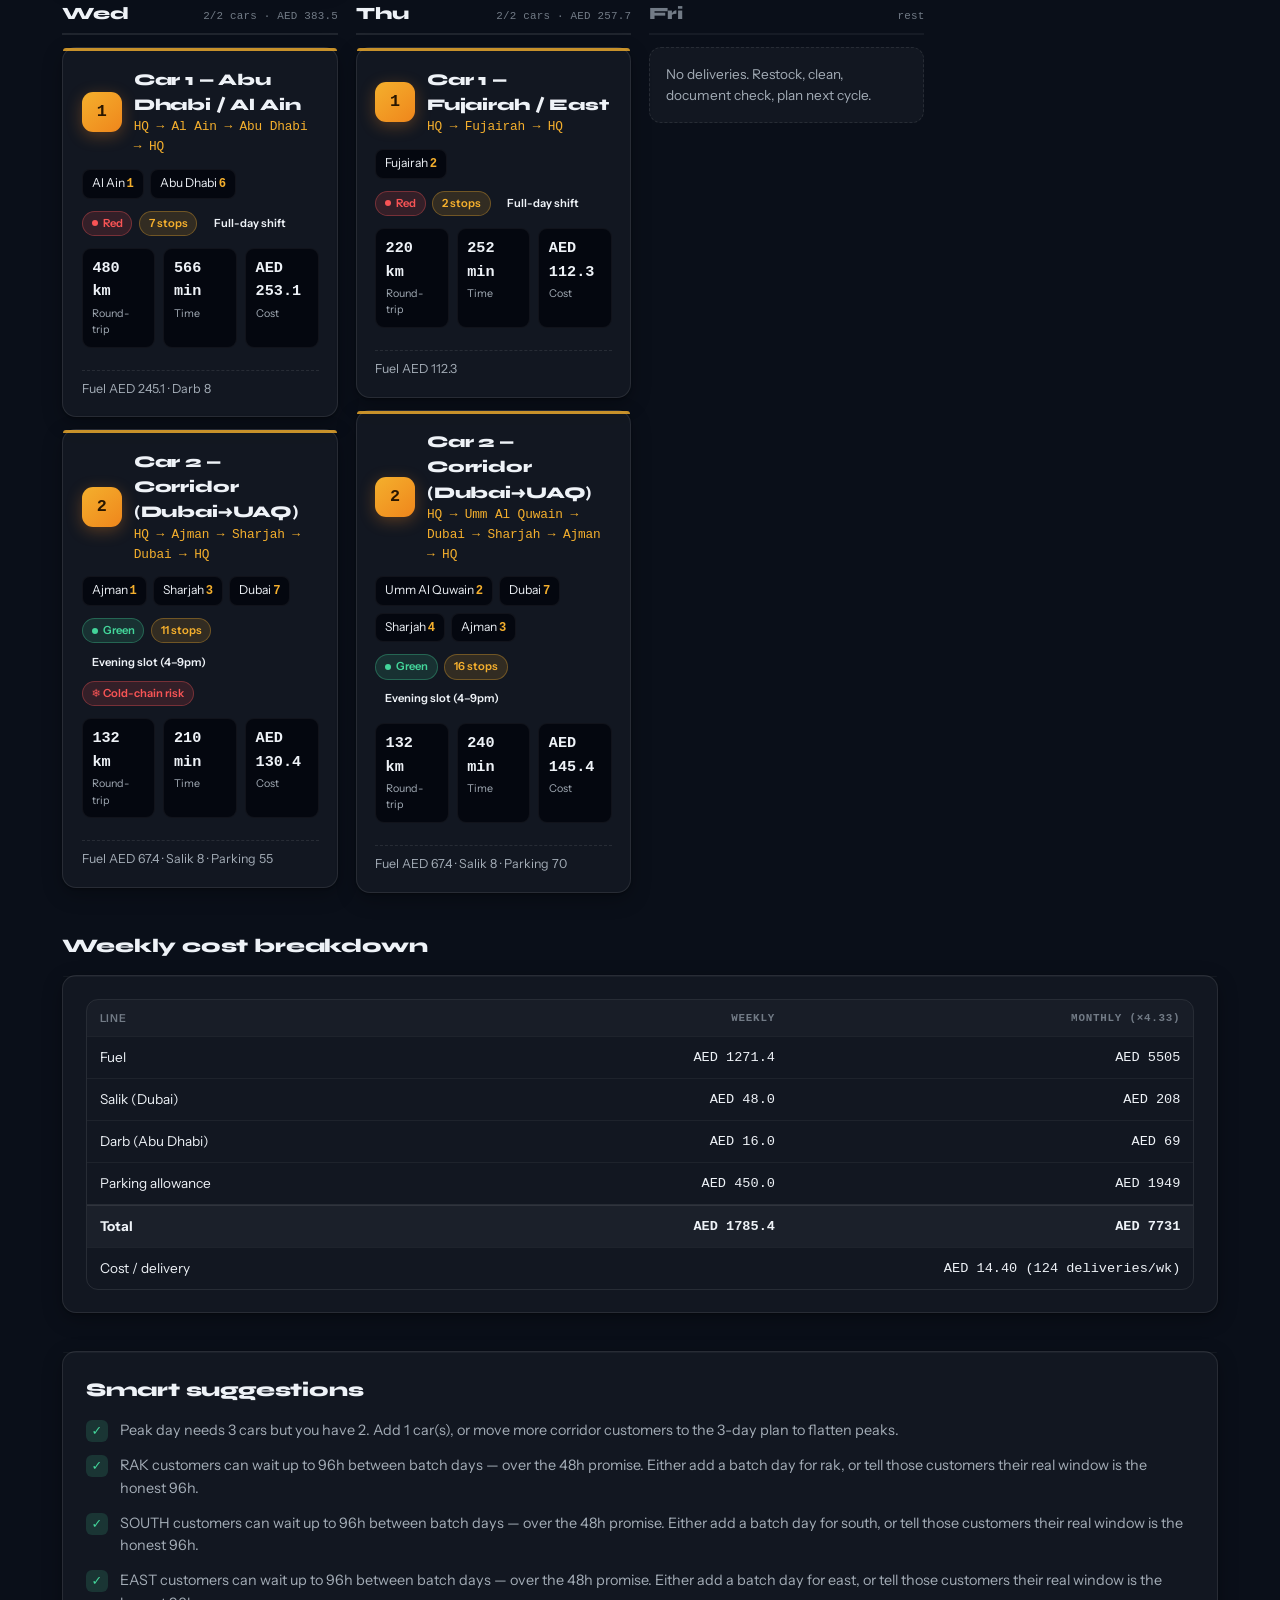
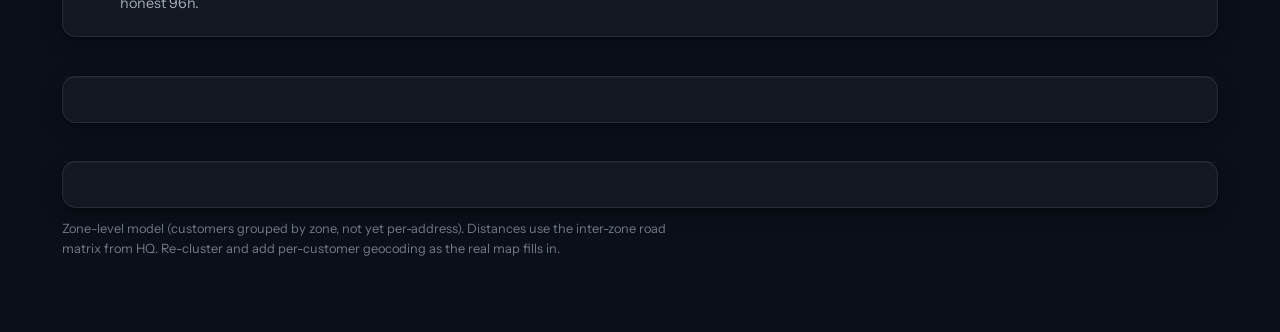
<file: smart-dispatch.html>
<!DOCTYPE html>
<html lang="en">
<head>
  <meta charset="UTF-8" />
  <meta name="viewport" content="width=device-width, initial-scale=1.0" />
  <title>C BY AI — Smart Dispatch (UAE)</title>
  <meta name="description" content="Customer-level, 48-hour-promise delivery dispatch across the UAE. Real fuel, tolls and parking from the route test. Far customers batched and rolled to the next plan." />
  <link rel="preconnect" href="https://fonts.googleapis.com" />
  <link rel="preconnect" href="https://fonts.gstatic.com" crossorigin />
  <link href="https://fonts.googleapis.com/css2?family=Syne:wght@600;700;800&family=Instrument+Sans:wght@400;500;600&display=swap" rel="stylesheet" />
  <link rel="stylesheet" href="styles/tokens.css" />
  <link rel="stylesheet" href="styles/main.css" />
  <link rel="stylesheet" href="styles/dispatch.css" />
</head>
<body>
  <header class="topbar">
    <div class="brand">
      <div class="logo">C</div>
      <div>C BY AI — Smart Dispatch<small>HQ · Umm Al Quwain · 48h promise</small></div>
    </div>
    <div class="top-actions">
      <a class="btn" href="C-BY-AI-Pilot-Dashboard.html">📊 Dashboard</a>
      <a class="btn" href="index.html">↗ RouteDesk</a>
      <a class="btn" href="field-test.html">🧪 Field Test</a>
      <button class="btn" id="resetBtn">↺ Reset</button>
      <button class="btn" id="exportBtn">⤓ Export CSV</button>
      <button class="btn btn-amber" id="printBtn">🖨 Print</button>
    </div>
  </header>

  <main>
    <div class="intro">
      <h1>Every customer, the right day, inside 48 hours</h1>
      <p class="lead">Each customer picks a cadence — delivered <b>every 2 days</b> or <b>every 3 days</b> — and we promise delivery within 48 hours of their slot. The corridor (Dubai → UAQ) runs daily. Far customers (Abu Dhabi, Al Ain, Fujairah, RAK) are <b>batched onto dedicated days</b>; anyone who can't fit today rolls to the <b>next plan day</b>. Cost is real — fuel, Salik, Darb and parking from the 23 Jun route test.</p>
    </div>

    <section class="kpis" id="kpis" aria-label="Summary"></section>

    <div id="feasBanner" class="feas-banner"></div>

    <!-- INPUTS -->
    <section class="grid-2 section-gap">
      <div class="card">
        <h2>Your customers — per zone, by cadence</h2>
        <div class="cust-head"><span>Zone</span><span>2-day</span><span>3-day</span></div>
        <div class="cust-inputs" id="custInputs"></div>
      </div>

      <div class="card">
        <h2>Real cost &amp; timing (from the route test)</h2>
        <div class="param-grid">
          <div class="param"><label>Fuel price (AED/L)</label><input type="number" id="cfg-pricePerL" step="0.01" min="0" /></div>
          <div class="param"><label>Fuel economy (km/L)</label><input type="number" id="cfg-kmPerL" step="0.1" min="1" /></div>
          <div class="param"><label>Salik / gate (AED)</label><input type="number" id="cfg-salikPerGate" step="1" min="0" /></div>
          <div class="param"><label>Darb / gate (AED)</label><input type="number" id="cfg-darbPerGate" step="1" min="0" /></div>
          <div class="param"><label>Parking / stop (AED)</label><input type="number" id="cfg-parkingPerStop" step="1" min="0" /></div>
          <div class="param"><label>Minutes per stop</label><input type="number" id="cfg-stopMin" step="1" min="1" /></div>
          <div class="param"><label>Avg speed (km/h)</label><input type="number" id="cfg-avgKmh" step="1" min="20" /></div>
          <div class="param"><label>Cars available</label><input type="number" id="fleetInput" min="1" max="20" step="1" /></div>
          <div class="param"><label>Bag cap / run</label><input type="number" id="bagCapInput" min="1" max="40" step="1" /></div>
        </div>
        <p class="note">Defaults are the measured test values: 3.83 AED/L @ 7.5 km/L → ~AED 0.51/km (the old planner assumed 0.225, understating fuel ~2.3×).</p>
      </div>
    </section>

    <!-- SLA PANEL -->
    <section class="section-gap">
      <h2>48-hour promise — by cluster</h2>
      <div class="card">
        <div class="sla-grid" id="slaGrid"></div>
        <p class="note">Corridor runs daily → always inside 48h. Far clusters run on batch days only; the honest window is the longest gap between their batch days. Where that exceeds 48h, the fix is shown below.</p>
      </div>
    </section>

    <!-- BATCH DAY EDITOR -->
    <section class="section-gap">
      <h2>Far-cluster batch days</h2>
      <div class="card">
        <div class="batch-grid" id="batchGrid"></div>
        <p class="note">Tick the days each far cluster runs. More days = tighter SLA but higher cost. RAK and East run a half/full-day shift; South (AUH/AIN) is a full-day shift — the route test proved a far run is ~9h, not a 5h evening slot.</p>
      </div>
    </section>

    <!-- WEEKLY SCHEDULE -->
    <section class="section-gap">
      <h2>Weekly dispatch — runs per day</h2>
      <div class="sched" id="sched"></div>
    </section>

    <!-- COST BREAKDOWN -->
    <section class="section-gap">
      <h2>Weekly cost breakdown</h2>
      <div class="card">
        <div class="tbl-wrap"><table id="costTable"></table></div>
      </div>
    </section>

    <!-- SUGGESTIONS -->
    <section class="card section-gap">
      <h2>Smart suggestions</h2>
      <ul class="checklist" id="suggestList"></ul>
    </section>

    <!-- DECISION PANEL (Pending Approvals) -->
    <section class="card section-gap" id="decisionPanel"></section>

    <!-- AUDIT LOG -->
    <section class="card section-gap" id="auditPanel"></section>

    <p class="note">Zone-level model (customers grouped by zone, not yet per-address). Distances use the inter-zone road matrix from HQ. Re-cluster and add per-customer geocoding as the real map fills in.</p>
  </main>

  <script src="scripts/routes-data.js"></script>
  <script src="scripts/config.js"></script>
  <script src="scripts/decision-engine.js"></script>
  <script src="scripts/dispatch-data.js"></script>
  <script src="scripts/dispatch-integration.js"></script>
  <script src="scripts/dispatch-planner.js"></script>
  <script src="scripts/dispatch-app.js"></script>
  <script src="scripts/dispatch-integration-demo.js"></script>
</body>
</html>
</file>
<file: styles/tokens.css>
/* Design tokens — deep-ink dispatch board, single committed amber accent.
   OKLCH throughout; neutrals tinted cool, semantics disciplined to
   amber (primary/road) · green (ok) · red (over) · steel (info). */
:root {
  /* surfaces — cool ink, layered by lightness not just opacity */
  --ink:        oklch(17% 0.022 262);   /* page base */
  --ink-deep:   oklch(13% 0.020 262);   /* recessed: inputs, wells */
  --surface:    oklch(24% 0.018 262 / 0.55);
  --surface-2:  oklch(30% 0.018 262 / 0.6);
  --raise:      oklch(100% 0 0 / 0.04);  /* top-edge highlight */
  --hairline:   oklch(100% 0 0 / 0.09);
  --hairline-2: oklch(100% 0 0 / 0.05);

  /* accent — amber carries road/caution/fuel; one committed color */
  --amber:      oklch(80% 0.155 78);
  --amber-deep: oklch(72% 0.165 58);
  --on-amber:   oklch(22% 0.05 70);      /* ink text on amber fills */

  /* semantics — used only for state, never decoration */
  --green:  oklch(78% 0.15 162);
  --red:    oklch(67% 0.20 24);
  --steel:  oklch(72% 0.075 244);        /* muted info, sparing */

  /* text ramp */
  --text:  oklch(96% 0.008 250);
  --muted: oklch(74% 0.018 252);
  --faint: oklch(58% 0.020 254);

  --font-display: "Syne", system-ui, sans-serif;
  --font-body:    "Instrument Sans", system-ui, sans-serif;
  --font-mono:    ui-monospace, "SF Mono", "Cascadia Code", "JetBrains Mono", monospace;

  --radius:    14px;
  --radius-sm: 10px;

  /* depth — soft ambient shadow, not glow blobs */
  --shadow:      0 1px 2px oklch(0% 0 0 / 0.3), 0 6px 20px oklch(0% 0 0 / 0.28);
  --shadow-amber: 0 4px 16px oklch(72% 0.16 58 / 0.32);
  --ring: 0 0 0 2px var(--amber);

  --dur:  170ms;
  --ease: cubic-bezier(0.22, 1, 0.36, 1); /* ease-out-quint */
  --maxw: 1240px;
}
</file>
<file: styles/main.css>
/* ---------- Base ---------- */
* { box-sizing: border-box; margin: 0; padding: 0; }
body {
  background:
    radial-gradient(1200px 680px at 88% -12%, oklch(72% 0.16 58 / 0.10), transparent 62%),
    var(--ink);
  color: var(--text); font-family: var(--font-body); font-size: 15px; line-height: 1.55;
  min-height: 100vh; -webkit-font-smoothing: antialiased; text-rendering: optimizeLegibility;
}
h1, h2, h3, .brand { font-family: var(--font-display); font-weight: 800; letter-spacing: -0.015em; }
h1 { font-size: clamp(1.7rem, 1.3rem + 1.6vw, 2.25rem); line-height: 1.05; margin-bottom: 0.5rem; }
h2 { font-size: 1.2rem; margin-bottom: 0.9rem; letter-spacing: -0.01em; }
p { color: var(--muted); }
b { color: var(--text); }
.small { font-size: 0.82rem; }
.muted { color: var(--muted); } .faint { color: var(--faint); }
.note { font-size: 0.8rem; color: var(--faint); margin-top: 0.7rem; max-width: 70ch; }
.section-gap { margin-top: 2.4rem; }
.lead { font-size: 1.05rem; max-width: 64ch; color: var(--muted); }

/* ---------- Top bar ---------- */
.topbar {
  display: flex; align-items: center; justify-content: space-between; gap: 1rem;
  padding: 0.85rem 1.4rem; border-bottom: 1px solid var(--hairline);
  background: oklch(15% 0.02 262 / 0.72); position: sticky; top: 0; z-index: 30;
  backdrop-filter: blur(14px) saturate(1.4); flex-wrap: wrap;
}
.brand { display: flex; align-items: center; gap: 0.65rem; font-size: 1.18rem; line-height: 1.1; }
.brand .logo {
  width: 36px; height: 36px; border-radius: 11px;
  background: linear-gradient(140deg, var(--amber), var(--amber-deep));
  display: grid; place-items: center; color: var(--on-amber); font-weight: 800; font-size: 0.95rem;
  box-shadow: var(--shadow-amber); flex: 0 0 auto;
}
.brand small {
  display: block; font-family: var(--font-mono); font-size: 0.6rem; font-weight: 500;
  color: var(--faint); letter-spacing: 0.18em; text-transform: uppercase; margin-top: 0.15rem;
}
.top-actions { display: flex; gap: 0.5rem; flex-wrap: wrap; }

/* ---------- Buttons ---------- */
.btn {
  font-family: var(--font-body); font-weight: 600; font-size: 0.85rem;
  padding: 0.55rem 0.95rem; border-radius: 10px; border: 1px solid var(--hairline);
  background: var(--surface); color: var(--text); cursor: pointer;
  transition: background var(--dur) var(--ease), border-color var(--dur) var(--ease), transform var(--dur) var(--ease);
}
.btn:hover { background: var(--surface-2); border-color: oklch(100% 0 0 / 0.16); }
.btn:active { transform: translateY(1px); }
.btn-amber { background: linear-gradient(140deg, var(--amber), var(--amber-deep)); color: var(--on-amber); border-color: transparent; box-shadow: var(--shadow-amber); }
.btn-amber:hover { filter: brightness(1.06); border-color: transparent; }
.btn:focus-visible { outline: none; box-shadow: var(--ring); }

/* ---------- Layout ---------- */
main { max-width: 1200px; margin: 0 auto; padding: 2rem 1.4rem 5rem; }
.intro { margin-bottom: 2rem; }
.card {
  position: relative; background: var(--surface); border: 1px solid var(--hairline);
  border-radius: var(--radius); padding: 1.4rem; box-shadow: var(--shadow);
}
.card::before {
  content: ""; position: absolute; inset: 0 0 auto 0; height: 1px;
  background: var(--raise); border-radius: var(--radius) var(--radius) 0 0;
}
.grid-2 { display: grid; grid-template-columns: 1.05fr 1fr; gap: 1.3rem; align-items: start; }

/* ---------- KPIs — dispatch readout, no glow blobs ---------- */
.kpis { display: grid; grid-template-columns: repeat(auto-fit, minmax(160px, 1fr)); gap: 0.9rem; }
.kpi {
  position: relative; background: var(--surface); border: 1px solid var(--hairline);
  border-radius: var(--radius-sm); padding: 1.05rem 1.15rem 1.1rem; overflow: hidden;
  box-shadow: var(--shadow); --kc: var(--steel);
}
.kpi::before { content: ""; position: absolute; inset: 0 0 auto 0; height: 2px; background: var(--kc); opacity: 0.55; }
.kpi.amber { --kc: var(--amber); } .kpi.green { --kc: var(--green); }
.kpi.blue  { --kc: var(--steel); } .kpi.red { --kc: var(--red); }
.kpi .v {
  font-family: var(--font-mono); font-weight: 600; font-size: 1.95rem; line-height: 1;
  letter-spacing: -0.02em; color: var(--text); font-variant-numeric: tabular-nums;
}
.kpi.amber .v { color: var(--amber); } .kpi.green .v { color: var(--green); } .kpi.red .v { color: var(--red); }
.kpi .l { color: var(--muted); font-size: 0.8rem; font-weight: 600; margin-top: 0.45rem; }
.kpi .s { color: var(--faint); font-size: 0.72rem; margin-top: 0.2rem; font-variant-numeric: tabular-nums; }

/* ---------- Inputs ---------- */
.zone-inputs { display: grid; grid-template-columns: repeat(2, 1fr); gap: 0.55rem; margin-bottom: 1.3rem; }
.zin {
  display: flex; align-items: center; justify-content: space-between; gap: 0.5rem;
  background: var(--ink-deep); border: 1px solid var(--hairline-2); border-radius: 10px;
  padding: 0.45rem 0.7rem; transition: border-color var(--dur) var(--ease);
}
.zin:focus-within { border-color: oklch(80% 0.155 78 / 0.5); }
.zin .zin-name { font-size: 0.85rem; font-weight: 600; display: flex; align-items: center; gap: 0.45rem; }
.zin .zin-dir { width: 7px; height: 7px; border-radius: 50%; box-shadow: 0 0 0 3px oklch(100% 0 0 / 0.04); }
.dir-north { background: var(--green); } .dir-metro { background: var(--amber); }
.dir-south { background: var(--red); } .dir-east { background: var(--steel); }
.zin input {
  width: 60px; font: inherit; font-family: var(--font-mono); font-size: 0.9rem; text-align: right;
  padding: 0.32rem 0.5rem; border: 1px solid var(--hairline); border-radius: 7px;
  background: oklch(10% 0.02 262); color: var(--text); font-variant-numeric: tabular-nums;
}
.zin input:focus { outline: none; box-shadow: var(--ring); }

.slider-block { margin-top: 0.2rem; }
.slider-block label { display: flex; justify-content: space-between; font-size: 0.88rem; font-weight: 600; margin-bottom: 0.6rem; }
.slider-block label b { color: var(--amber); font-family: var(--font-mono); font-size: 1rem; font-variant-numeric: tabular-nums; }
input[type=range] { -webkit-appearance: none; appearance: none; width: 100%; height: 6px; border-radius: 6px; background: var(--ink-deep); border: 1px solid var(--hairline-2); outline: none; }
input[type=range]::-webkit-slider-thumb { -webkit-appearance: none; width: 20px; height: 20px; border-radius: 50%; background: linear-gradient(140deg, var(--amber), var(--amber-deep)); cursor: pointer; box-shadow: var(--shadow-amber); border: 2px solid var(--on-amber); transition: transform var(--dur) var(--ease); }
input[type=range]::-webkit-slider-thumb:hover { transform: scale(1.12); }
input[type=range]::-moz-range-thumb { width: 18px; height: 18px; border-radius: 50%; background: var(--amber); cursor: pointer; border: 2px solid var(--on-amber); }
input[type=range]:focus-visible { box-shadow: var(--ring); }

.param-grid { display: grid; grid-template-columns: repeat(2, 1fr); gap: 0.75rem; }
.param { display: grid; gap: 0.3rem; }
.param label { font-size: 0.74rem; color: var(--muted); font-weight: 600; }
.param input {
  font: inherit; font-family: var(--font-mono); font-size: 0.9rem; padding: 0.45rem 0.6rem;
  border: 1px solid var(--hairline); border-radius: 8px; background: var(--ink-deep); color: var(--text);
  font-variant-numeric: tabular-nums; transition: border-color var(--dur) var(--ease);
}
.param input:hover { border-color: oklch(100% 0 0 / 0.16); }
.param input:focus { outline: none; box-shadow: var(--ring); }

/* ---------- Tables ---------- */
.tbl-wrap { overflow-x: auto; border-radius: 12px; border: 1px solid var(--hairline); }
table { width: 100%; border-collapse: collapse; font-size: 0.85rem; min-width: 560px; }
th, td { padding: 0.62rem 0.8rem; text-align: left; border-bottom: 1px solid var(--hairline-2); white-space: nowrap; }
th { color: var(--faint); font-weight: 600; font-size: 0.68rem; letter-spacing: 0.07em; text-transform: uppercase; background: oklch(100% 0 0 / 0.025); position: sticky; top: 0; }
tr:last-child td { border-bottom: none; }
td.num, th.num { text-align: right; font-family: var(--font-mono); font-variant-numeric: tabular-nums; }
tbody tr { transition: background var(--dur) var(--ease); }
tbody tr:hover { background: oklch(100% 0 0 / 0.03); }
.zname { font-weight: 700; color: var(--text); font-family: var(--font-body); }
tr.total-row td { font-weight: 700; color: var(--text); background: oklch(100% 0 0 / 0.04); border-top: 2px solid var(--hairline); }
td.cell-peak { color: var(--red); font-weight: 700; }
td.cell-heavy { color: var(--amber); font-weight: 600; }
td.cell-zero { color: var(--faint); }

/* ---------- Badges ---------- */
.badge { display: inline-flex; align-items: center; gap: 0.32rem; font-size: 0.7rem; font-weight: 600; padding: 0.18rem 0.55rem; border-radius: 999px; border: 1px solid transparent; }
.b-green { background: oklch(78% 0.15 162 / 0.14); color: var(--green); border-color: oklch(78% 0.15 162 / 0.32); }
.b-amber { background: oklch(80% 0.155 78 / 0.14); color: var(--amber); border-color: oklch(80% 0.155 78 / 0.32); }
.b-red   { background: oklch(67% 0.20 24 / 0.15); color: var(--red); border-color: oklch(67% 0.20 24 / 0.34); }
.badge .dot { width: 6px; height: 6px; border-radius: 50%; background: currentColor; }

/* ---------- Runs / car cards ---------- */
.runs-head { display: flex; align-items: center; justify-content: space-between; gap: 1rem; flex-wrap: wrap; margin-bottom: 1rem; }
.fleet-ctrl { display: inline-flex; align-items: center; gap: 0.55rem; font-size: 0.85rem; font-weight: 600; color: var(--muted); }
.fleet-ctrl input {
  width: 62px; font: inherit; font-family: var(--font-mono); font-size: 1rem; font-weight: 700;
  text-align: center; padding: 0.4rem 0.5rem; border: 1px solid var(--hairline); border-radius: 8px;
  background: var(--ink-deep); color: var(--amber); font-variant-numeric: tabular-nums;
}
.fleet-ctrl input:focus { outline: none; box-shadow: var(--ring); }
.run.unassigned { --rc: var(--faint); opacity: 0.82; border-style: dashed; }
.run.unassigned .run-badge { background: var(--surface-2); color: var(--faint); box-shadow: none; }
.cap-note { font-size: 0.85rem; font-weight: 600; padding: 0.4rem 0.8rem; border-radius: 999px; }
.cap-ok { background: oklch(78% 0.15 162 / 0.14); color: var(--green); }
.cap-short { background: oklch(67% 0.20 24 / 0.14); color: var(--red); }

/* feasibility banner */
.feas-banner { font-size: 0.95rem; font-weight: 600; padding: 0.85rem 1.15rem; border-radius: 12px; margin-bottom: 1.2rem; display: flex; align-items: center; gap: 0.6rem; box-shadow: var(--shadow); }
.feas-banner.ok  { background: oklch(78% 0.15 162 / 0.13); color: var(--green); border: 1px solid oklch(78% 0.15 162 / 0.3); }
.feas-banner.bad { background: oklch(67% 0.20 24 / 0.13); color: var(--red); border: 1px solid oklch(67% 0.20 24 / 0.32); }
.feas-banner .fb-sub { color: var(--muted); font-weight: 500; }

/* weekly schedule columns */
.sched { display: grid; grid-template-columns: repeat(auto-fit, minmax(220px, 1fr)); gap: 1.1rem; }
.sched-day { display: flex; flex-direction: column; gap: 0.75rem; }
.sched-day > .sd-name { font-family: var(--font-display); font-weight: 800; font-size: 1.08rem; padding-bottom: 0.35rem; border-bottom: 2px solid var(--hairline); display: flex; justify-content: space-between; align-items: baseline; }
.sched-day > .sd-name .sd-sub { font-family: var(--font-mono); font-size: 0.68rem; font-weight: 500; color: var(--faint); letter-spacing: 0.02em; }
.sched-day.rest > .sd-name { color: var(--faint); border-bottom-color: var(--hairline-2); }
.sd-rest { background: var(--surface); border: 1px dashed var(--hairline); border-radius: 12px; padding: 1rem; font-size: 0.85rem; color: var(--muted); }
.runs { display: grid; grid-template-columns: repeat(auto-fill, minmax(300px, 1fr)); gap: 1rem; }
.run {
  position: relative; background: var(--surface); border: 1px solid var(--hairline);
  border-radius: var(--radius); padding: 1.15rem; display: flex; flex-direction: column; gap: 0.75rem;
  box-shadow: var(--shadow); transition: border-color var(--dur) var(--ease), transform var(--dur) var(--ease);
}
.run::before { content: ""; position: absolute; inset: 0 0 auto 0; height: 3px; border-radius: var(--radius) var(--radius) 0 0; background: var(--rc, var(--amber)); opacity: 0.8; }
.run:hover { transform: translateY(-2px); border-color: oklch(100% 0 0 / 0.16); }
.run.over { --rc: var(--red); }
.run-top { display: flex; align-items: center; gap: 0.75rem; }
.run-badge { width: 40px; height: 40px; border-radius: 11px; background: linear-gradient(140deg, var(--amber), var(--amber-deep)); color: var(--on-amber); display: grid; place-items: center; font-family: var(--font-mono); font-weight: 700; font-size: 1.05rem; flex: 0 0 auto; box-shadow: var(--shadow-amber); }
.run.over .run-badge { background: linear-gradient(140deg, var(--red), oklch(55% 0.18 24)); color: oklch(98% 0.01 24); box-shadow: 0 4px 16px oklch(67% 0.2 24 / 0.3); }
.run-title { font-family: var(--font-display); font-weight: 800; font-size: 1.02rem; letter-spacing: -0.01em; }
.run-path { font-size: 0.8rem; color: var(--amber); font-family: var(--font-mono); letter-spacing: -0.01em; }
.run-stops { display: flex; flex-wrap: wrap; gap: 0.4rem; }
.stop-chip { font-size: 0.76rem; background: var(--ink-deep); border: 1px solid var(--hairline-2); border-radius: 8px; padding: 0.25rem 0.55rem; }
.stop-chip b { color: var(--amber); font-family: var(--font-mono); }
.run-metrics { display: grid; grid-template-columns: repeat(3, 1fr); gap: 0.5rem; margin-top: auto; }
.metric { background: var(--ink-deep); border: 1px solid var(--hairline-2); border-radius: 9px; padding: 0.5rem 0.6rem; }
.metric .mv { font-family: var(--font-mono); font-weight: 600; font-size: 0.95rem; font-variant-numeric: tabular-nums; }
.metric .ml { font-size: 0.67rem; color: var(--muted); margin-top: 0.1rem; }
.metric.flag { border-color: oklch(67% 0.2 24 / 0.35); }
.metric.flag .mv { color: var(--red); }
.run-flags { display: flex; gap: 0.4rem; flex-wrap: wrap; }

/* ---------- Checklist ---------- */
.checklist { list-style: none; display: grid; gap: 0.8rem; }
.checklist li { display: flex; gap: 0.75rem; align-items: flex-start; font-size: 0.9rem; color: var(--muted); }
.checklist li::before { content: "✓"; flex: 0 0 auto; width: 22px; height: 22px; border-radius: 6px; background: oklch(78% 0.15 162 / 0.16); color: var(--green); display: grid; place-items: center; font-weight: 800; font-size: 0.8rem; margin-top: 0.05rem; }
.checklist li b { color: var(--text); }

/* ---------- Responsive ---------- */
@media (max-width: 820px) {
  .grid-2 { grid-template-columns: 1fr; }
  .zone-inputs, .param-grid { grid-template-columns: 1fr 1fr; }
}
@media (max-width: 520px) { h1 { font-size: 1.5rem; } .runs { grid-template-columns: 1fr; } }
@media print {
  .topbar .top-actions, input[type=range] { display: none; }
  body { background: #fff; color: #000; }
  .card, .run, .kpi { border-color: #ccc; box-shadow: none; break-inside: avoid; }
  .card::before, .kpi::before, .run::before { display: none; }
  .runs { grid-template-columns: repeat(2, 1fr); }
}
@media (prefers-reduced-motion: reduce) { *, *::before, *::after { transition-duration: 0.001ms !important; } }
</file>
<file: styles/dispatch.css>
/* dispatch.css — net-new components for Smart Dispatch.
   Everything else reuses tokens.css + main.css. */

/* customer cadence inputs */
.cust-head,
.cust-row {
  display: grid;
  grid-template-columns: 1fr 90px 90px;
  gap: 10px;
  align-items: center;
}
.cust-head {
  font-size: .8rem;
  font-weight: 600;
  color: var(--muted, #8a93a6);
  text-transform: uppercase;
  letter-spacing: .4px;
  padding: 0 2px 8px;
  border-bottom: 1px solid var(--hairline, #2a3142);
  margin-bottom: 8px;
}
.cust-head span:not(:first-child) { text-align: center; }
.cust-row { margin-bottom: 8px; }
.cust-row input { width: 100%; }

/* batch-day editor */
.batch-grid { display: grid; gap: 14px; }
.batch-row { display: flex; flex-wrap: wrap; align-items: center; gap: 12px; }
.batch-label { min-width: 190px; font-weight: 600; }
.batch-label small { display: block; font-weight: 500; color: var(--muted, #8a93a6); font-size: .78rem; }
.day-pills { display: flex; gap: 6px; flex-wrap: wrap; }
.day-pill {
  font: inherit;
  font-size: .82rem;
  font-weight: 600;
  padding: 6px 12px;
  border-radius: 999px;
  border: 1px solid var(--hairline, #2a3142);
  background: transparent;
  color: var(--muted, #8a93a6);
  cursor: pointer;
  transition: .15s;
}
.day-pill:hover { border-color: var(--amber, #f5a524); color: var(--text, #e8ecf3); }
.day-pill.on {
  background: var(--amber, #f5a524);
  border-color: var(--amber, #f5a524);
  color: #1a1d27;
}

/* SLA panel */
.sla-grid { display: grid; grid-template-columns: repeat(auto-fit, minmax(180px, 1fr)); gap: 12px; }
.sla-card {
  border: 1px solid var(--hairline, #2a3142);
  border-left-width: 4px;
  border-radius: 12px;
  padding: 14px 16px;
  background: var(--surface-2, #161a24);
}
.sla-card.ok  { border-left-color: var(--green, #2ecc71); }
.sla-card.bad { border-left-color: var(--red, #e74c3c); }
.sla-c { font-weight: 600; font-size: .92rem; }
.sla-w { font-size: 1.7rem; font-weight: 800; letter-spacing: -1px; margin: 4px 0 2px; }
.sla-card.ok  .sla-w { color: var(--green, #2ecc71); }
.sla-card.bad .sla-w { color: var(--red, #e74c3c); }
.sla-tag { font-size: .8rem; font-weight: 600; }
.sla-days { font-size: .76rem; color: var(--muted, #8a93a6); margin-top: 6px; }

/* per-run cost footer */
.run-toll {
  margin-top: 10px;
  padding-top: 8px;
  border-top: 1px dashed var(--hairline, #2a3142);
  font-size: .78rem;
  color: var(--muted, #8a93a6);
}

@media (max-width: 560px) {
  .batch-label { min-width: 100%; }
}
</file>
